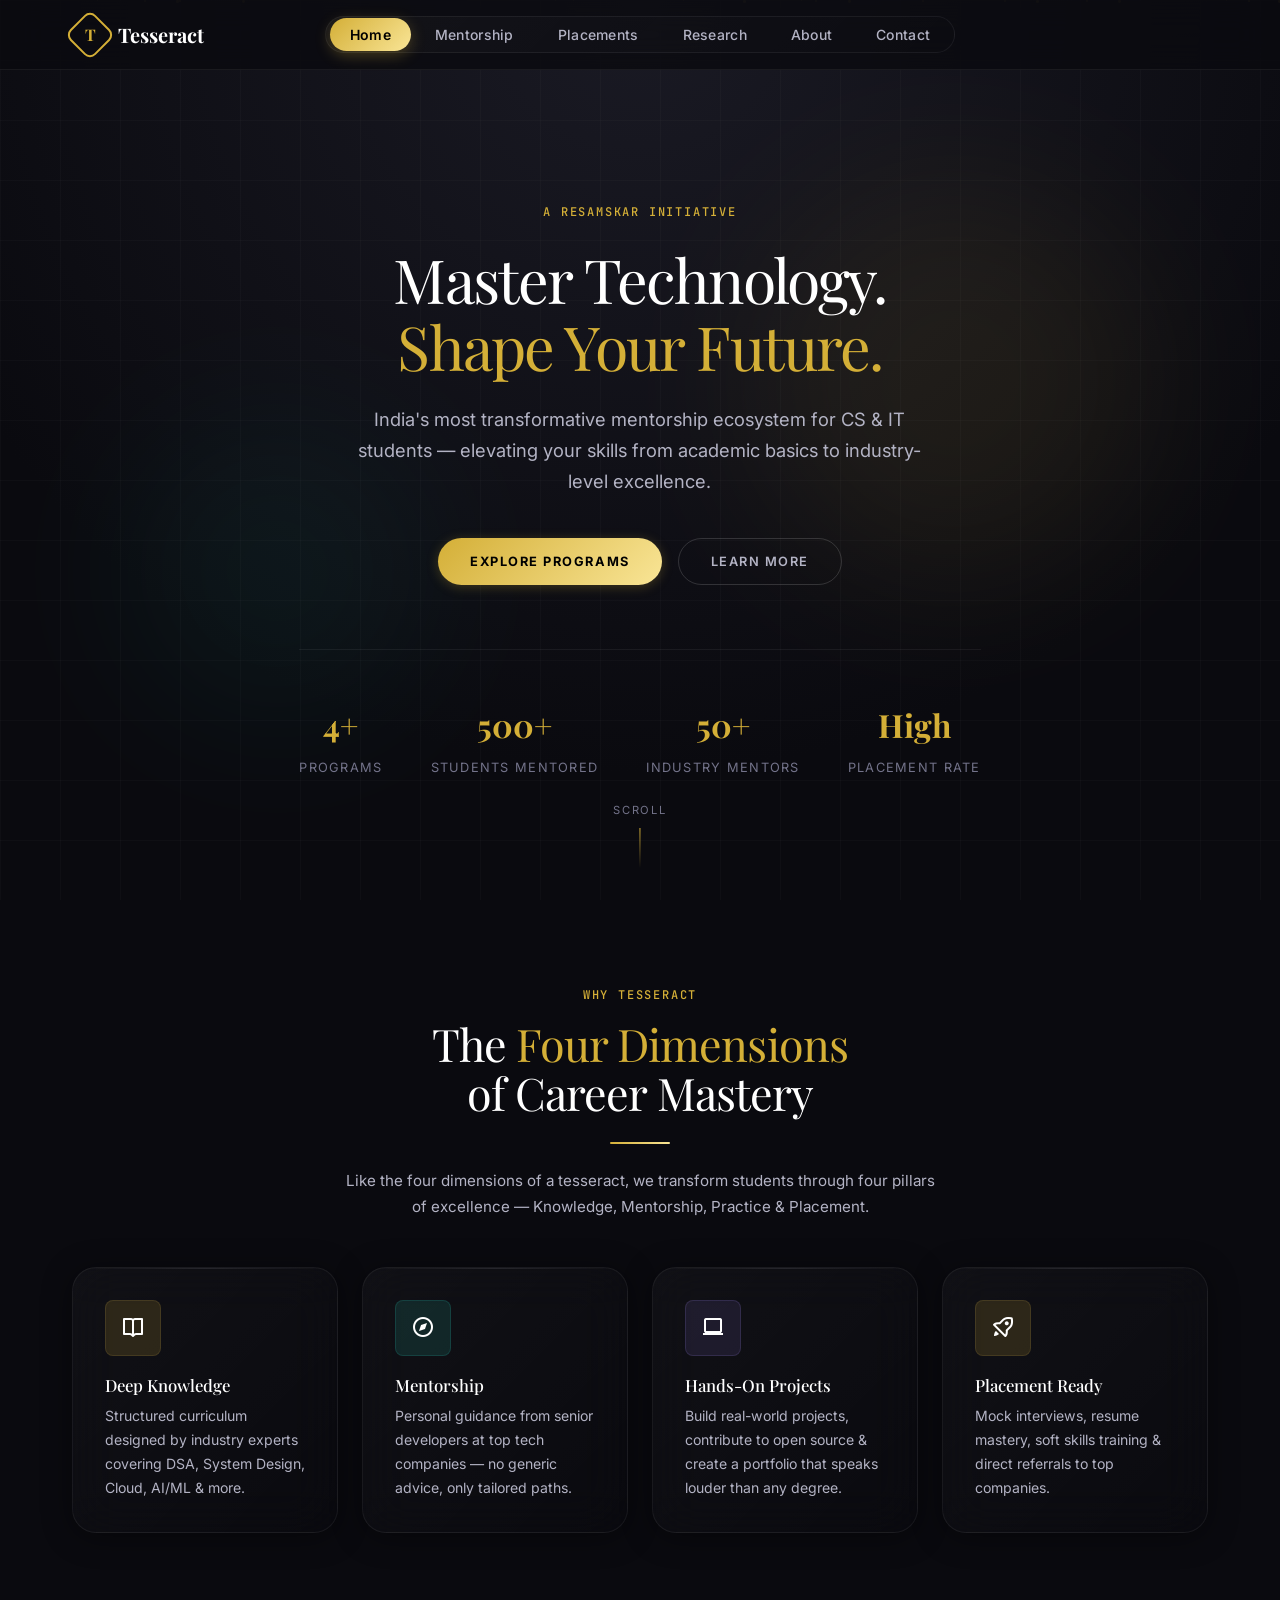
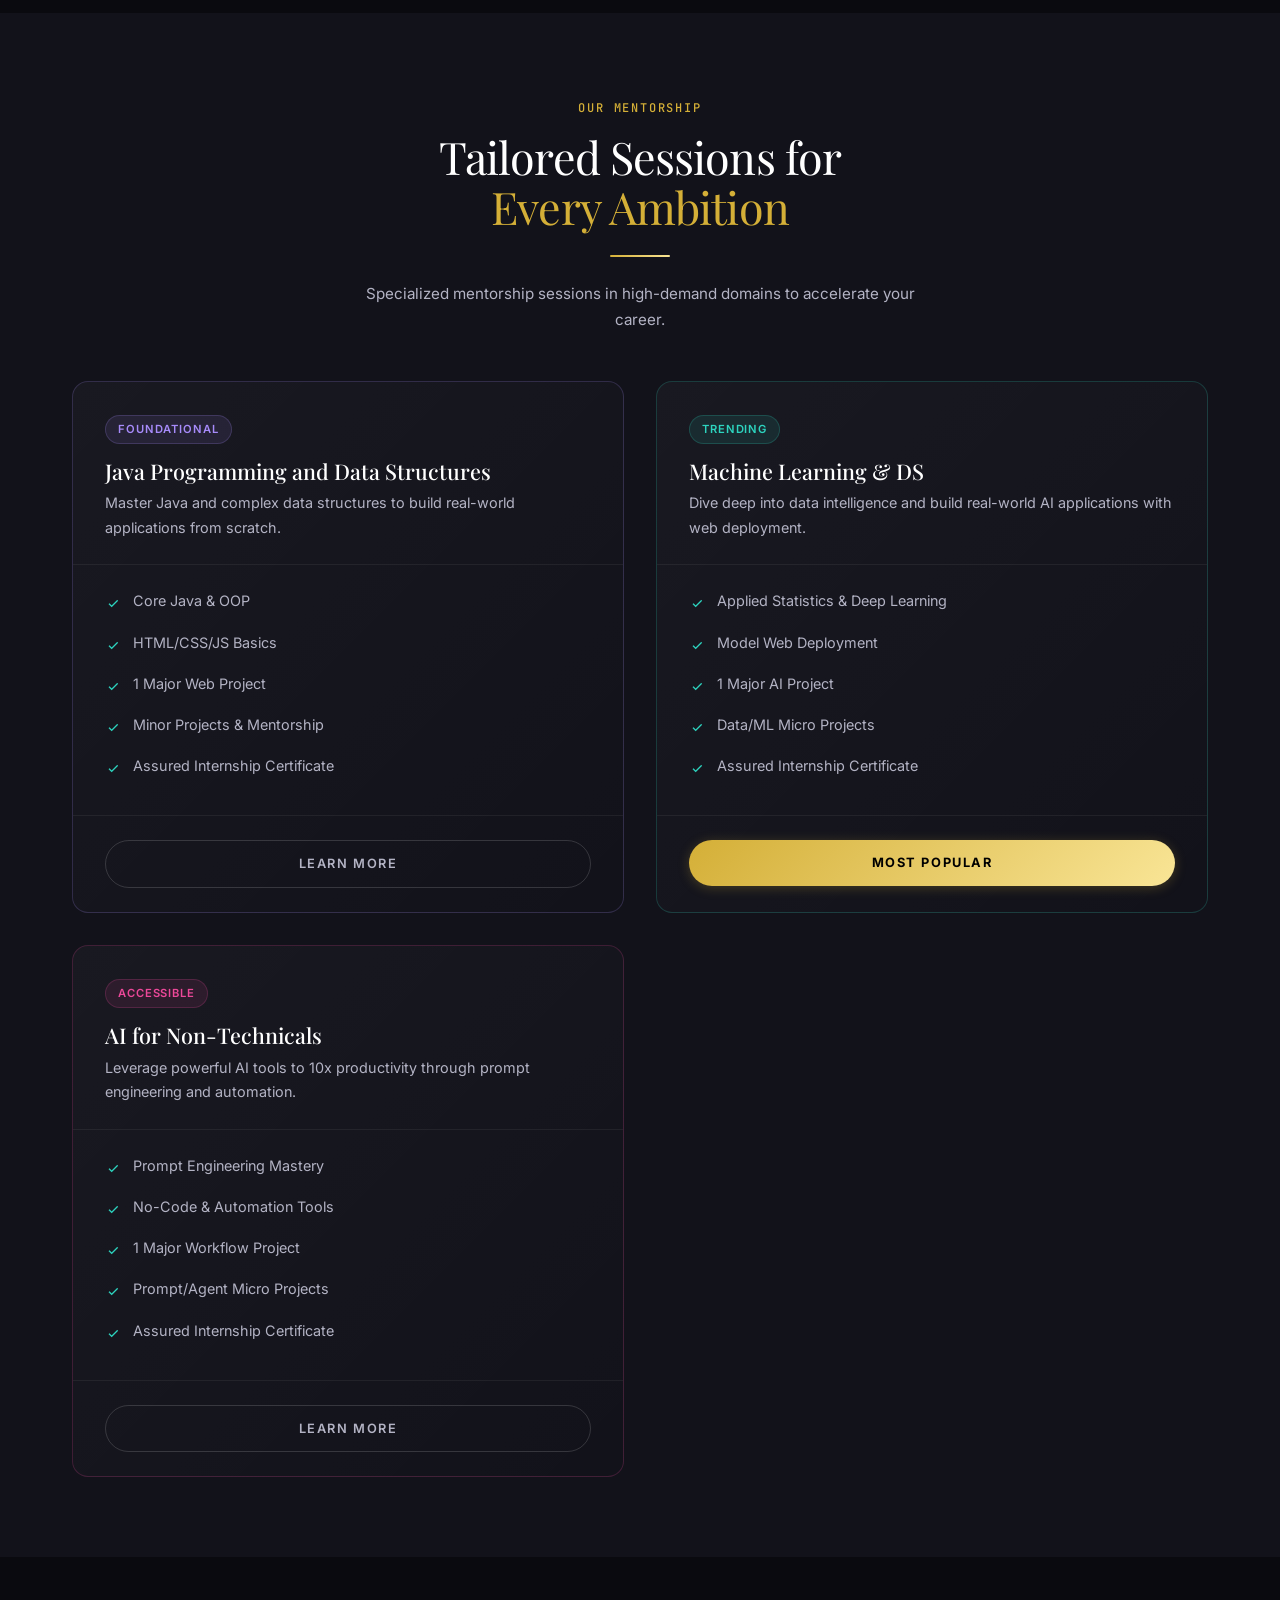
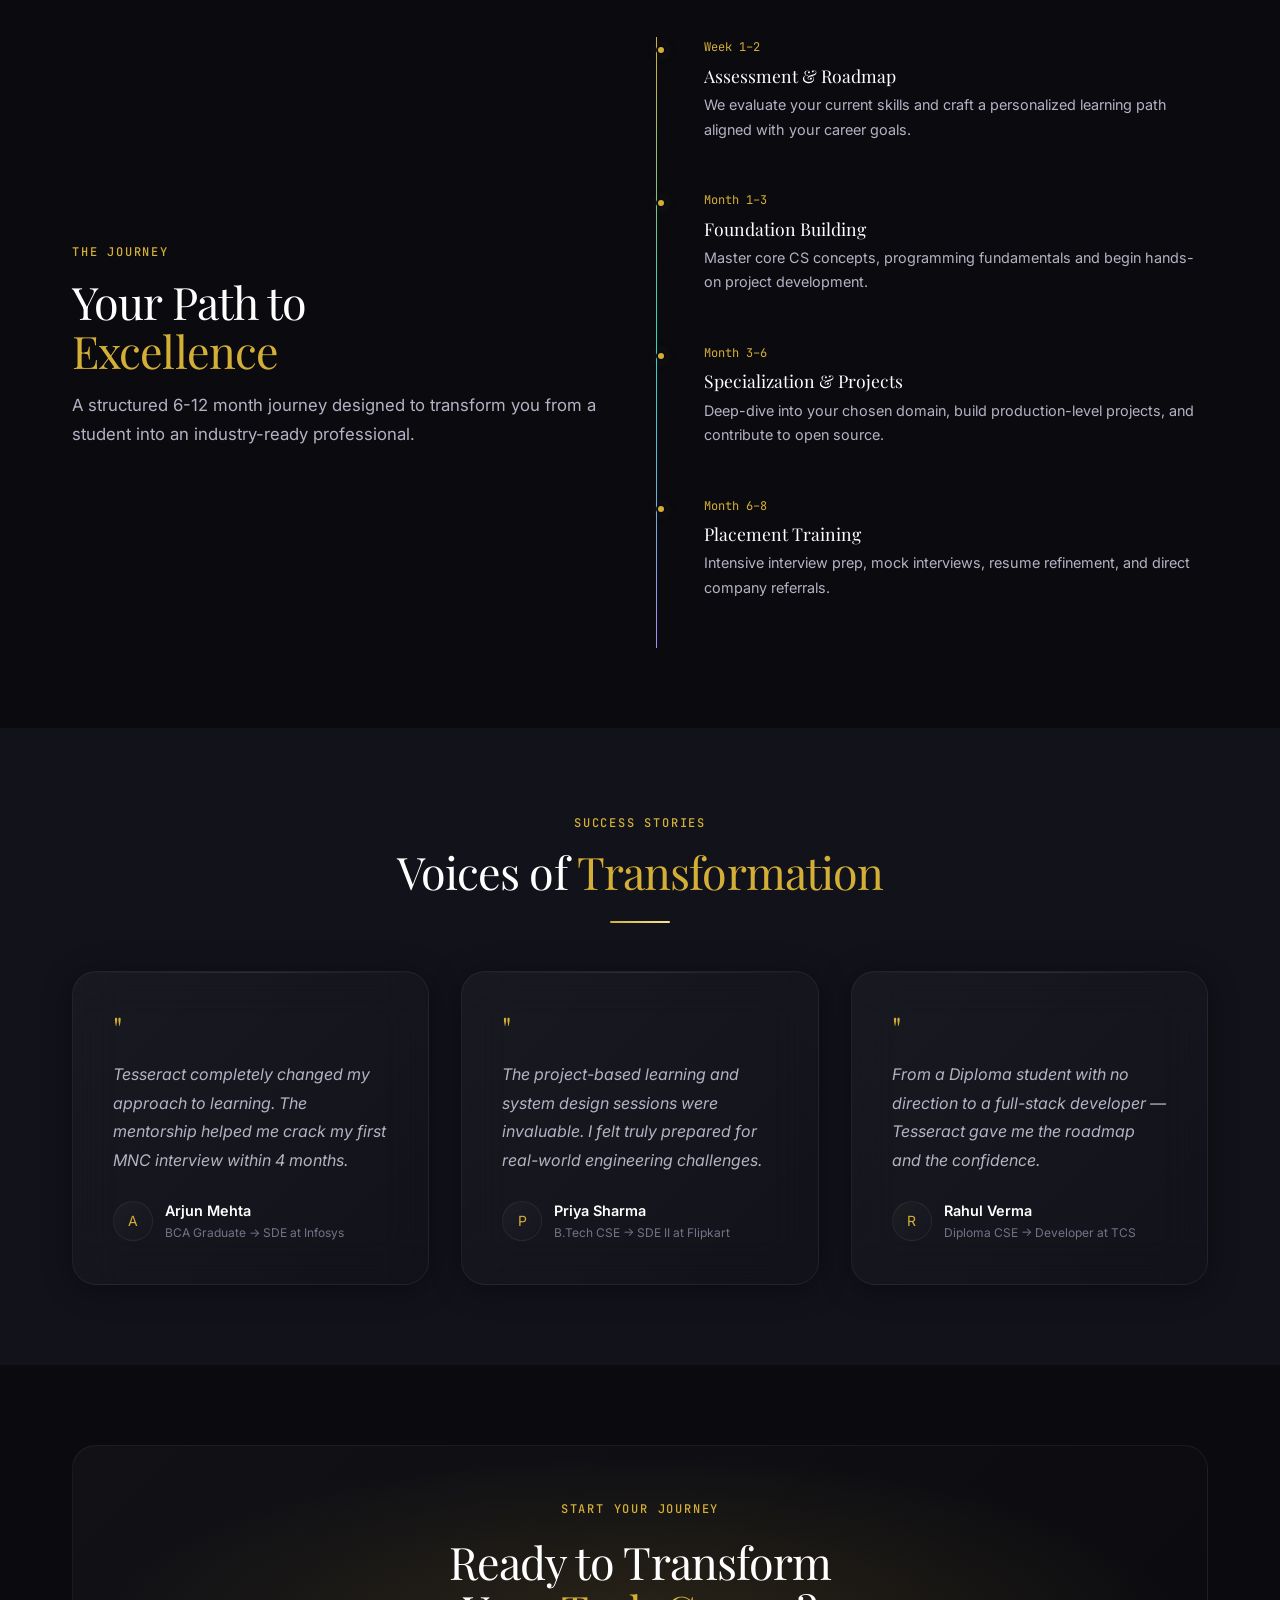
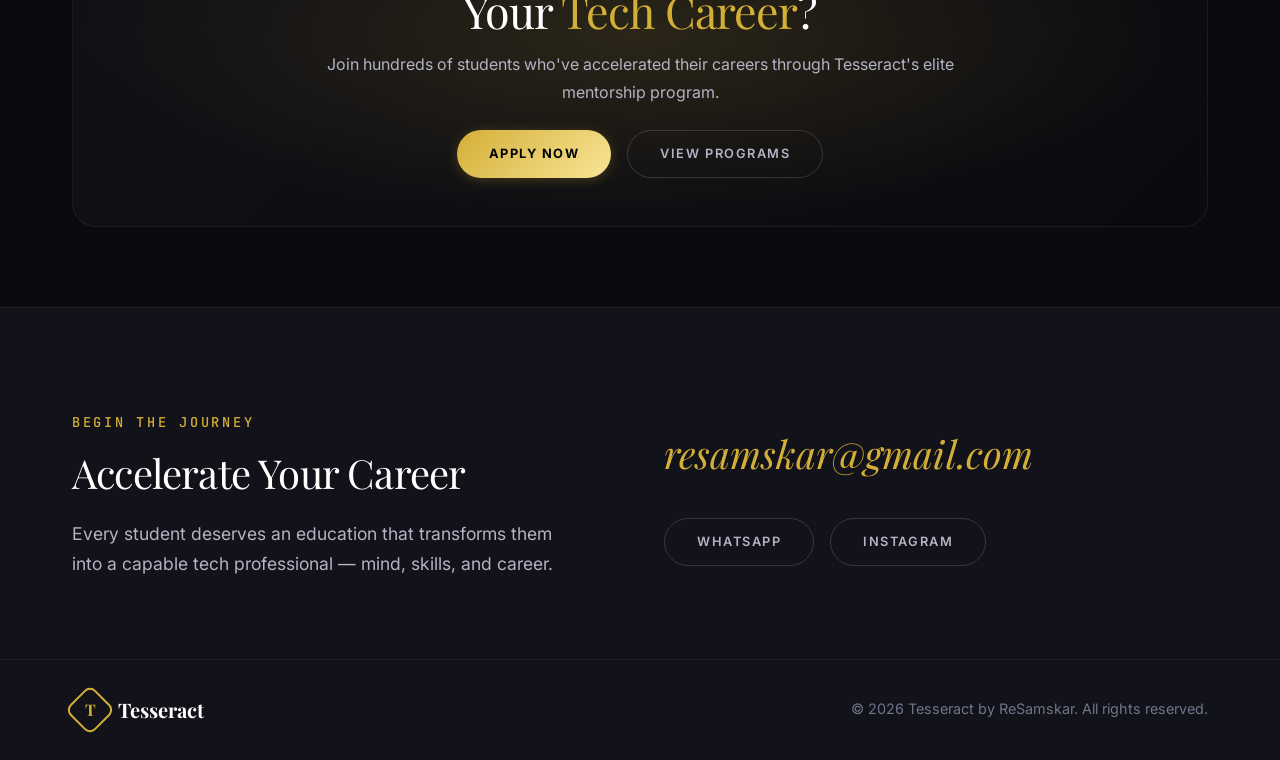
<file: index.html>
<!DOCTYPE html>
<html lang="en">

<head>
  <meta charset="UTF-8">
  <meta name="viewport" content="width=device-width, initial-scale=1.0">
  <title>Tesseract — Elite Tech Mentorship by ReSamskar</title>
  <meta name="description"
    content="Tesseract by ReSamskar offers world-class mentorship for BCA, MCA, BTech & Diploma students in CS/IT. Transform your career with industry-led training.">
  <meta name="keywords"
    content="tech mentorship, coding bootcamp, software engineering courses, BTech placements, MCA training, BCA mentorship, learn coding, IT career, ReSamskar Tesseract">
  <meta property="og:title" content="Tesseract — Elite Tech Mentorship by ReSamskar">
  <meta property="og:description"
    content="Tesseract by ReSamskar offers world-class mentorship for BCA, MCA, BTech & Diploma students in CS/IT. Transform your career with industry-led training.">
  <meta property="og:type" content="website">
  <link rel="stylesheet" href="styles.css">
  <link rel="icon" type="image/svg+xml"
    href="data:image/svg+xml,<svg xmlns='http://www.w3.org/2000/svg' viewBox='0 0 100 100'><text y='.9em' font-size='90'>◇</text></svg>">
</head>

<body>

  <!-- ── Navbar ── -->
  <nav class="navbar" id="navbar">
    <div class="nav-inner">
      <a href="index.html" class="nav-logo">
        <div class="logo-icon"><span>T</span></div>
        Tesseract
      </a>
      <ul class="nav-links" id="navLinks">
        <li><a href="index.html" class="active">Home</a></li>
        <li><a href="src/Mentorship/">Mentorship</a></li>
        <li><a href="src/Placements/">Placements</a></li>
        <li><a href="src/Research/">Research</a></li>
        <li><a href="src/About/">About</a></li>
        <li><a href="src/Contacts/">Contact</a></li>
      </ul>
      <div class="nav-right">
        <button class="mobile-toggle" id="mobileToggle" aria-label="Toggle menu">
          <span></span><span></span><span></span>
        </button>
      </div>
    </div>
  </nav>

  <!-- ── Hero ── -->
  <section class="hero" id="hero">
    <div class="hero-bg">
      <div class="grid-pattern"></div>
      <div class="glow-orb gold"></div>
      <div class="glow-orb teal"></div>
      <div class="particles" id="particles"></div>
    </div>
    <div class="container">
      <div class="hero-content">
        <span class="label">A ReSamskar Initiative</span>
        <h1>Master Technology.<br><span class="accent">Shape Your Future.</span></h1>
        <p>India's most transformative mentorship ecosystem for CS & IT students — elevating your skills from academic
          basics to industry-level excellence.</p>
        <div class="hero-actions">
          <a href="src/Mentorship/index.html" class="btn btn-primary">Explore Programs</a>
          <a href="src/About/index.html" class="btn btn-outline">Learn More</a>
        </div>
        <div class="hero-stats">
          <div class="stat">
            <div class="stat-value">4+</div>
            <div class="stat-label">Programs</div>
          </div>
          <div class="stat">
            <div class="stat-value">500+</div>
            <div class="stat-label">Students Mentored</div>
          </div>
          <div class="stat">
            <div class="stat-value">50+</div>
            <div class="stat-label">Industry Mentors</div>
          </div>
          <div class="stat">
            <div class="stat-value">High</div>
            <div class="stat-label">Placement Rate</div>
          </div>
        </div>
      </div>
    </div>
    <div class="scroll-indicator">
      <span>Scroll</span>
      <div class="line"></div>
    </div>
  </section>

  <!-- ── Why Tesseract ── -->
  <section class="section" id="why-tesseract">
    <div class="container">
      <div class="section-header fade-in">
        <span class="label">Why Tesseract</span>
        <h2>The <span class="text-accent">Four Dimensions</span><br>of Career Mastery</h2>
        <div class="divider"></div>
        <p class="section-subtitle">Like the four dimensions of a tesseract, we transform students through four pillars
          of excellence — Knowledge, Mentorship, Practice & Placement.</p>
      </div>
      <div class="grid-4">
        <div class="glass-card fade-in fade-in-delay-1">
          <div class="icon-box"><i class='bx bx-book-open'></i></div>
          <h3>Deep Knowledge</h3>
          <p>Structured curriculum designed by industry experts covering DSA, System Design, Cloud, AI/ML & more.</p>
        </div>
        <div class="glass-card fade-in fade-in-delay-2">
          <div class="icon-box teal"><i class='bx bx-compass'></i></div>
          <h3>Mentorship</h3>
          <p>Personal guidance from senior developers at top tech companies — no generic advice, only tailored paths.
          </p>
        </div>
        <div class="glass-card fade-in fade-in-delay-3">
          <div class="icon-box purple"><i class='bx bx-laptop'></i></div>
          <h3>Hands-On Projects</h3>
          <p>Build real-world projects, contribute to open source & create a portfolio that speaks louder than any
            degree.</p>
        </div>
        <div class="glass-card fade-in fade-in-delay-4">
          <div class="icon-box"><i class='bx bx-rocket'></i></div>
          <h3>Placement Ready</h3>
          <p>Mock interviews, resume mastery, soft skills training & direct referrals to top companies.</p>
        </div>
      </div>
    </div>
  </section>

  <!-- ── Programs Overview ── -->
  <section class="section" id="programs-overview" style="background: var(--bg-secondary);">
    <div class="container">
      <div class="section-header fade-in">
        <span class="label">Our Mentorship</span>
        <h2>Tailored Sessions for<br><span class="text-accent">Every Ambition</span></h2>
        <div class="divider"></div>
        <p class="section-subtitle">Specialized mentorship sessions in high-demand domains to accelerate your career.
        </p>
      </div>
      <div class="grid-2">
        <div class="program-card fade-in fade-in-delay-1" style="border-color: rgba(167,139,250,0.2);">
          <div class="card-header">
            <span class="tag"
              style="background:rgba(167,139,250,0.1); color:var(--purple); border-color:rgba(167,139,250,0.2);">Foundational</span>
            <h3>Java Programming and Data Structures</h3>
            <p>Master Java and complex data structures to build real-world applications from scratch.</p>
          </div>
          <div class="card-body">
            <ul class="feature-list">
              <li><span class="check"><i class='bx bx-check'></i></span> Core Java & OOP</li>
              <li><span class="check"><i class='bx bx-check'></i></span> HTML/CSS/JS Basics</li>
              <li><span class="check"><i class='bx bx-check'></i></span> 1 Major Web Project</li>
              <li><span class="check"><i class='bx bx-check'></i></span> Minor Projects & Mentorship</li>
              <li><span class="check"><i class='bx bx-check'></i></span> Assured Internship Certificate</li>
            </ul>
          </div>
          <div class="card-footer">
            <a href="src/Mentorship/index.html" class="btn btn-outline"
              style="width:100%; justify-content:center;">Learn More</a>
          </div>
        </div>
        <div class="program-card fade-in fade-in-delay-2" style="border-color: rgba(45,212,191,0.2);">
          <div class="card-header">
            <span class="tag"
              style="background:rgba(45,212,191,0.1); color:var(--teal); border-color:rgba(45,212,191,0.2);">Trending</span>
            <h3>Machine Learning & DS</h3>
            <p>Dive deep into data intelligence and build real-world AI applications with web deployment.</p>
          </div>
          <div class="card-body">
            <ul class="feature-list">
              <li><span class="check"><i class='bx bx-check'></i></span> Applied Statistics & Deep Learning</li>
              <li><span class="check"><i class='bx bx-check'></i></span> Model Web Deployment</li>
              <li><span class="check"><i class='bx bx-check'></i></span> 1 Major AI Project</li>
              <li><span class="check"><i class='bx bx-check'></i></span> Data/ML Micro Projects</li>
              <li><span class="check"><i class='bx bx-check'></i></span> Assured Internship Certificate</li>
            </ul>
          </div>
          <div class="card-footer">
            <a href="src/Mentorship/index.html" class="btn btn-primary" style="width:100%; justify-content:center;">Most
              Popular</a>
          </div>
        </div>

        <div class="program-card fade-in fade-in-delay-4" style="border-color: rgba(236,72,153,0.2);">
          <div class="card-header">
            <span class="tag"
              style="background:rgba(236,72,153,0.1); color:#ec4899; border-color:rgba(236,72,153,0.2);">Accessible</span>
            <h3>AI for Non-Technicals</h3>
            <p>Leverage powerful AI tools to 10x productivity through prompt engineering and automation.</p>
          </div>
          <div class="card-body">
            <ul class="feature-list">
              <li><span class="check"><i class='bx bx-check'></i></span> Prompt Engineering Mastery</li>
              <li><span class="check"><i class='bx bx-check'></i></span> No-Code & Automation Tools</li>
              <li><span class="check"><i class='bx bx-check'></i></span> 1 Major Workflow Project</li>
              <li><span class="check"><i class='bx bx-check'></i></span> Prompt/Agent Micro Projects</li>
              <li><span class="check"><i class='bx bx-check'></i></span> Assured Internship Certificate</li>
            </ul>
          </div>
          <div class="card-footer">
            <a href="src/Mentorship/index.html" class="btn btn-outline"
              style="width:100%; justify-content:center;">Learn More</a>
          </div>
        </div>
      </div>
    </div>
  </section>

  <!-- ── How It Works ── -->
  <section class="section" id="how-it-works">
    <div class="container">
      <div class="grid-2" style="align-items:center;">
        <div class="fade-in">
          <span class="label">The Journey</span>
          <h2 style="margin-top:0.75rem;">Your Path to<br><span class="text-accent">Excellence</span></h2>
          <p style="margin-top:1rem; font-size:1.05rem;">A structured 6-12 month journey designed to transform you from
            a student into an industry-ready professional.</p>
        </div>
        <div class="fade-in fade-in-delay-2">
          <div class="timeline">
            <div class="timeline-item">
              <span class="duration">Week 1–2</span>
              <h4>Assessment & Roadmap</h4>
              <p>We evaluate your current skills and craft a personalized learning path aligned with your career goals.
              </p>
            </div>
            <div class="timeline-item">
              <span class="duration">Month 1–3</span>
              <h4>Foundation Building</h4>
              <p>Master core CS concepts, programming fundamentals and begin hands-on project development.</p>
            </div>
            <div class="timeline-item">
              <span class="duration">Month 3–6</span>
              <h4>Specialization & Projects</h4>
              <p>Deep-dive into your chosen domain, build production-level projects, and contribute to open source.</p>
            </div>
            <div class="timeline-item">
              <span class="duration">Month 6–8</span>
              <h4>Placement Training</h4>
              <p>Intensive interview prep, mock interviews, resume refinement, and direct company referrals.</p>
            </div>
          </div>
        </div>
      </div>
    </div>
  </section>

  <!-- ── Testimonials ── -->
  <section class="section" id="testimonials" style="background: var(--bg-secondary);">
    <div class="container">
      <div class="section-header fade-in">
        <span class="label">Success Stories</span>
        <h2>Voices of <span class="text-accent">Transformation</span></h2>
        <div class="divider"></div>
      </div>
      <div class="grid-3">
        <div class="glass-card testimonial-card fade-in fade-in-delay-1">
          <div class="quote">"</div>
          <p>Tesseract completely changed my approach to learning. The mentorship helped me crack my first MNC interview
            within 4 months.</p>
          <div class="author">
            <div class="author-avatar">A</div>
            <div>
              <div class="author-name">Arjun Mehta</div>
              <div class="author-role">BCA Graduate → SDE at Infosys</div>
            </div>
          </div>
        </div>
        <div class="glass-card testimonial-card fade-in fade-in-delay-2">
          <div class="quote">"</div>
          <p>The project-based learning and system design sessions were invaluable. I felt truly prepared for real-world
            engineering challenges.</p>
          <div class="author">
            <div class="author-avatar">P</div>
            <div>
              <div class="author-name">Priya Sharma</div>
              <div class="author-role">B.Tech CSE → SDE II at Flipkart</div>
            </div>
          </div>
        </div>
        <div class="glass-card testimonial-card fade-in fade-in-delay-3">
          <div class="quote">"</div>
          <p>From a Diploma student with no direction to a full-stack developer — Tesseract gave me the roadmap and the
            confidence.</p>
          <div class="author">
            <div class="author-avatar">R</div>
            <div>
              <div class="author-name">Rahul Verma</div>
              <div class="author-role">Diploma CSE → Developer at TCS</div>
            </div>
          </div>
        </div>
      </div>
    </div>
  </section>

  <!-- ── CTA ── -->
  <section class="section">
    <div class="container">
      <div class="cta-banner fade-in">
        <span class="label">Start Your Journey</span>
        <h2 style="margin-top:1rem;">Ready to Transform<br>Your <span class="text-accent">Tech Career</span>?</h2>
        <p>Join hundreds of students who've accelerated their careers through Tesseract's elite mentorship program.</p>
        <div style="display:flex; gap:1rem; justify-content:center; flex-wrap:wrap;">
          <a href="src/Contacts/index.html" class="btn btn-primary">Apply Now</a>
          <a href="src/Mentorship/index.html" class="btn btn-outline">View Programs</a>
        </div>
      </div>
    </div>
  </section>

  <!-- ── Footer ── -->
  <footer class="footer" id="footer" style="padding: 100px 0 0;">
    <div class="container">
      <div
        style="display: flex; flex-wrap: wrap; justify-content: space-between; align-items: center; gap: 3rem; margin-bottom: 5rem;">
        <div style="flex: 1 1 400px;">
          <span class="label" style="font-size: 0.85rem; letter-spacing: 0.2em;">BEGIN THE JOURNEY</span>
          <h2 style="margin-top: 1rem; font-size: 2.5rem; letter-spacing: -0.02em;">Accelerate Your Career</h2>
          <p style="margin-top: 1.5rem; font-size: 1.1rem; max-width: 500px;">Every student deserves an education that
            transforms them into a capable tech professional — mind, skills, and career.</p>
        </div>
        <div style="flex: 1 1 400px; display: flex; flex-direction: column; gap: 2rem; align-items: flex-start;">
          <a href="mailto:resamskar@gmail.com"
            style="font-family: var(--font-heading); font-size: clamp(1.5rem, 3vw, 2.5rem); font-style: italic; color: var(--accent); text-decoration: none; transition: var(--transition);">resamskar@gmail.com</a>
          <div style="display: flex; gap: 1rem; flex-wrap: wrap;">
            <a href="https://wa.me/+919955477663" class="btn btn-outline"
              style="border-radius: 50px; padding: 0.75rem 2rem;">WhatsApp</a>
            <a href="https://instagram.com/tesseract.resamskar/" class="btn btn-outline"
              style="border-radius: 50px; padding: 0.75rem 2rem;">Instagram</a>
          </div>
        </div>
      </div>
    </div>
    <div style="border-top: 1px solid var(--glass-border); padding: 2rem 0;">
      <div class="container">
        <div style="display: flex; justify-content: space-between; align-items: center; flex-wrap: wrap; gap: 1rem;">
          <a href="index.html" class="nav-logo">
            <div class="logo-icon"><span>T</span></div>
            Tesseract
          </a>
          <p style="font-size: 0.9rem; color: var(--text-muted); margin: 0;">© 2026 Tesseract by ReSamskar. All rights
            reserved.</p>
        </div>
      </div>
    </div>
  </footer>

  <script>
    // Mobile nav toggle
    document.getElementById('mobileToggle').addEventListener('click', () => {
      document.getElementById('navLinks').classList.toggle('open');
    });

    // Scroll animations
    const observer = new IntersectionObserver((entries) => {
      entries.forEach(e => { if (e.isIntersecting) { e.target.classList.add('visible'); } });
    }, { threshold: 0.1 });
    document.querySelectorAll('.fade-in').forEach(el => observer.observe(el));

    // Floating particles
    (function () {
      const c = document.getElementById('particles');
      if (!c) return;
      for (let i = 0; i < 20; i++) {
        const p = document.createElement('div');
        p.className = 'particle';
        p.style.left = Math.random() * 100 + '%';
        p.style.animationDuration = (8 + Math.random() * 12) + 's';
        p.style.animationDelay = Math.random() * 8 + 's';
        p.style.width = p.style.height = (1 + Math.random() * 2) + 'px';
        c.appendChild(p);
      }
    })();

    // Navbar shrink on scroll
    window.addEventListener('scroll', () => {
      const nav = document.getElementById('navbar');
      if (window.scrollY > 50) nav.style.padding = '0.5rem 0';
      else nav.style.padding = '1rem 0';
    });
  </script>
</body>

</html>
</file>
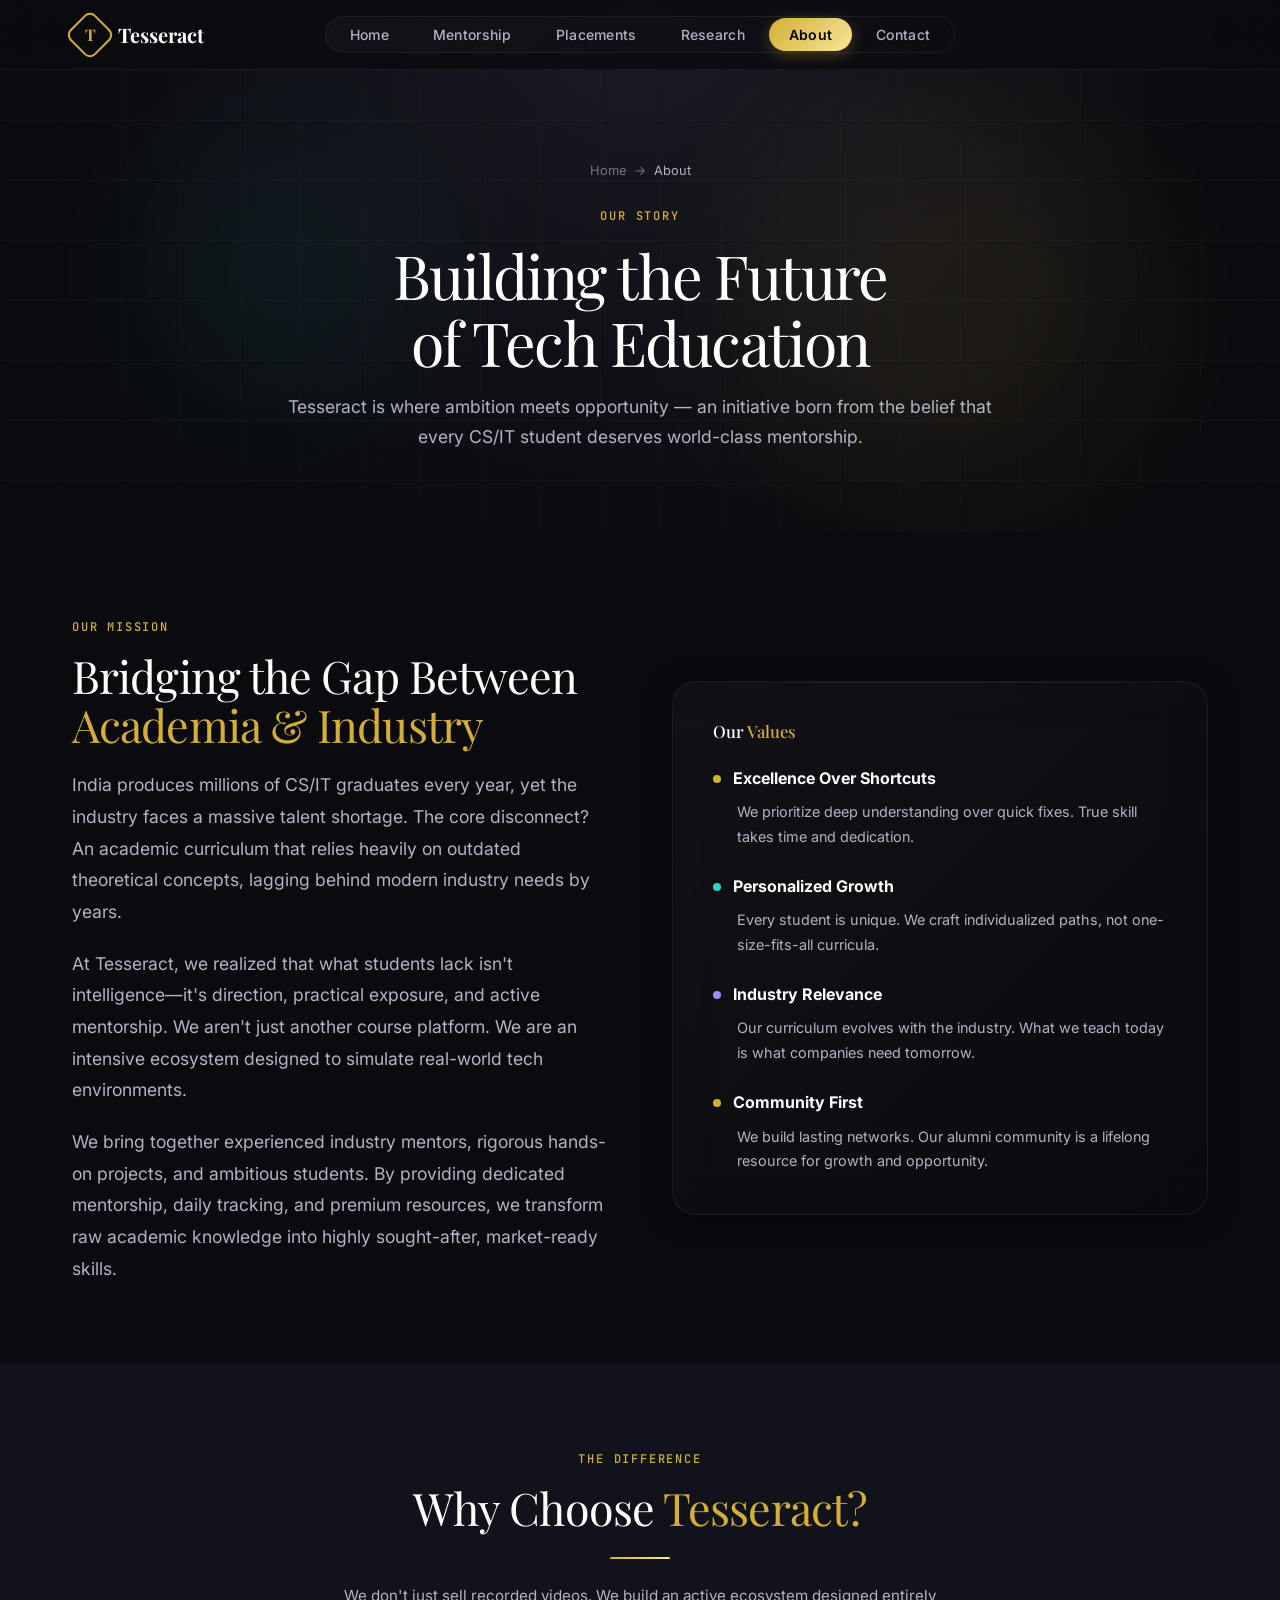
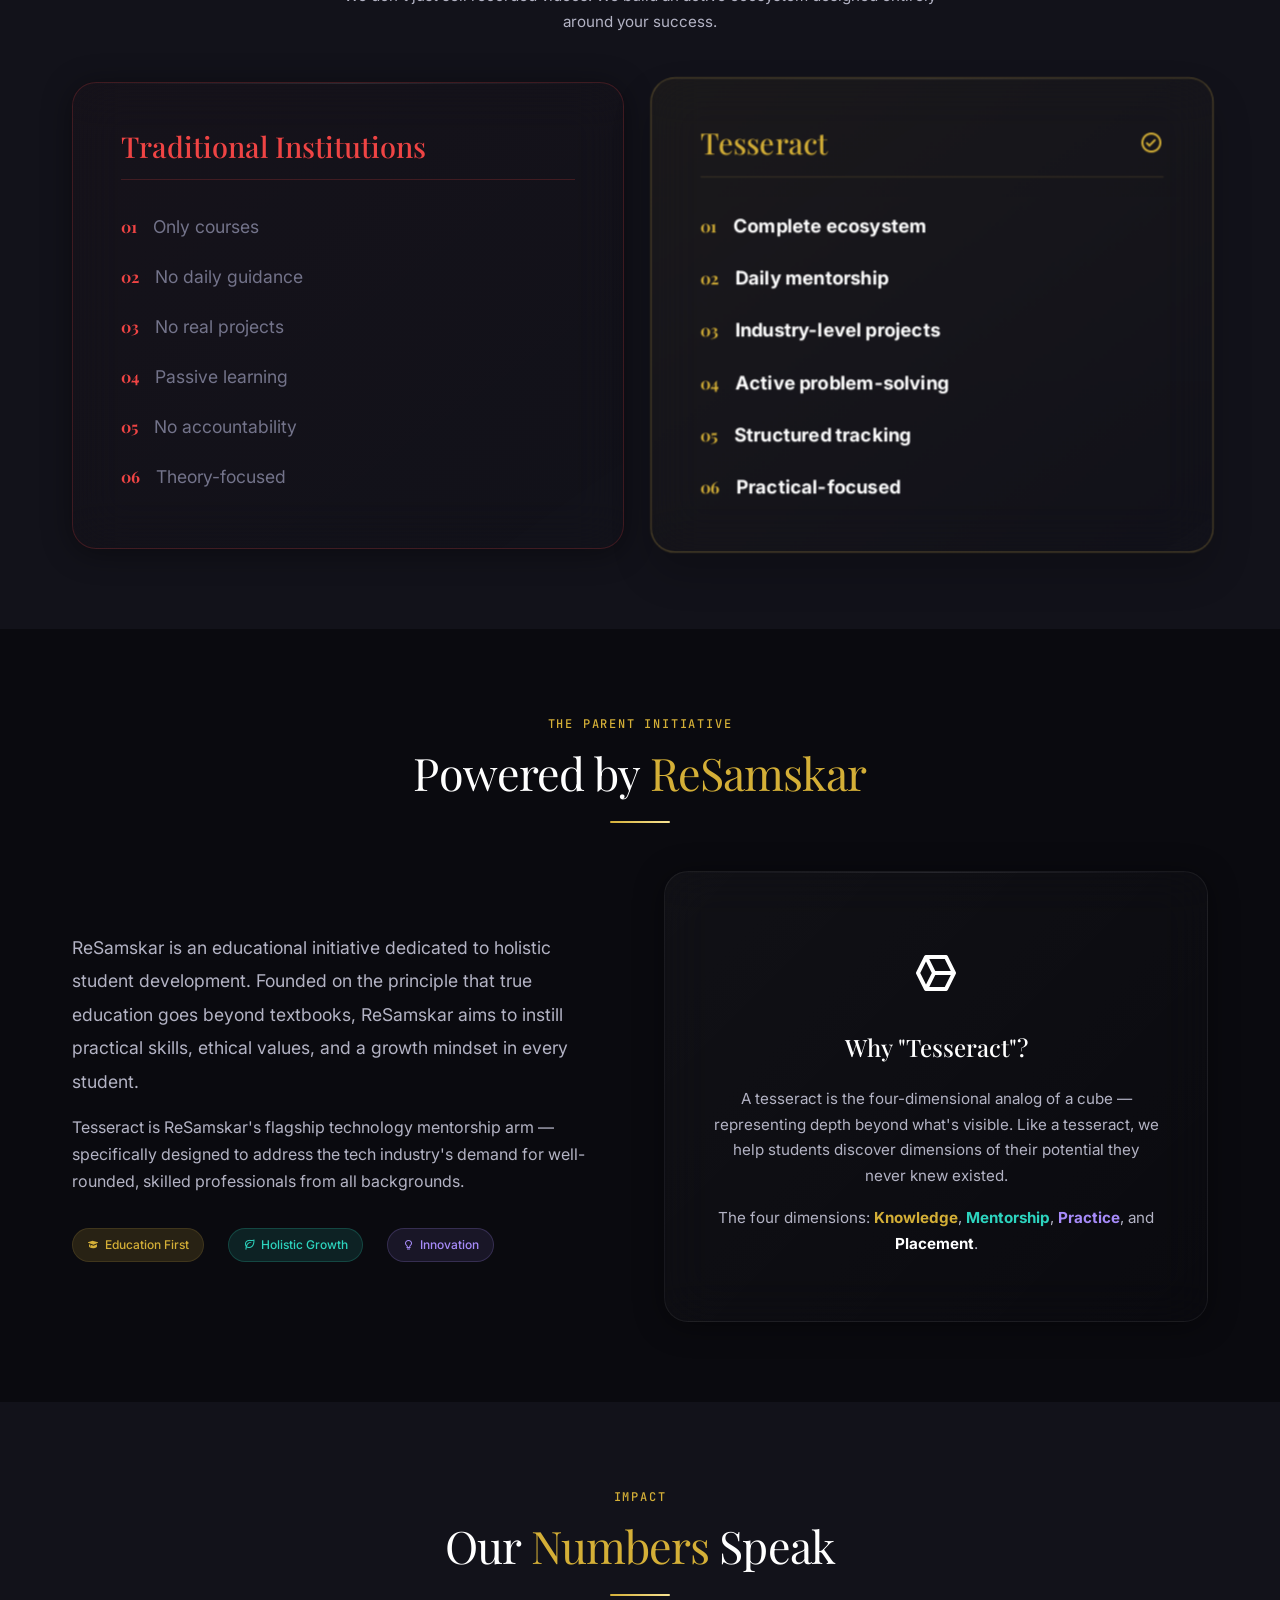
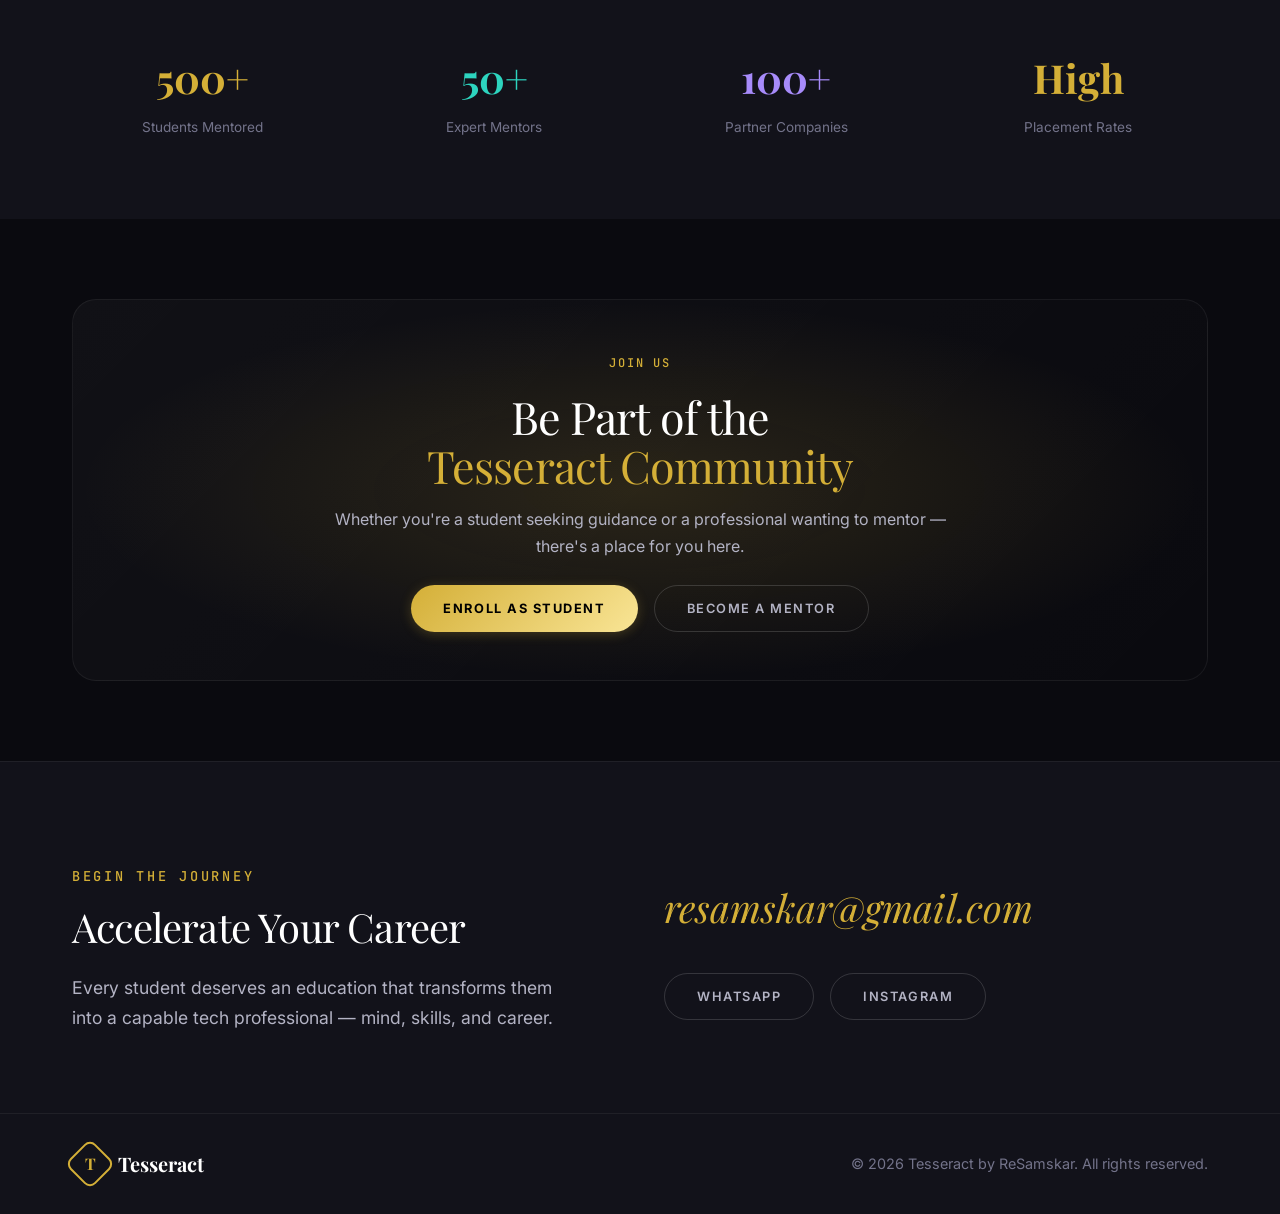
<file: src/About/index.html>
<!DOCTYPE html>
<html lang="en">

<head>
  <meta charset="UTF-8">
  <meta name="viewport" content="width=device-width, initial-scale=1.0">
  <title>About — Tesseract by ReSamskar</title>
  <meta name="description"
    content="Learn about Tesseract, an initiative by ReSamskar. Our mission is to bridge the gap between academic education and industry requirements for CS/IT students.">
  <meta name="keywords"
    content="about Tesseract, ReSamskar initiative, tech education vision, software engineering bootcamp, IT training academy India">
  <meta property="og:title" content="About — Tesseract by ReSamskar">
  <meta property="og:description"
    content="Learn about Tesseract, an initiative by ReSamskar. Our mission is to bridge the gap between academic education and industry requirements for CS/IT students.">
  <meta property="og:type" content="website">
  <link rel="stylesheet" href="../../styles.css">
  <link rel="icon" type="image/svg+xml"
    href="data:image/svg+xml,<svg xmlns='http://www.w3.org/2000/svg' viewBox='0 0 100 100'><text y='.9em' font-size='90'>◇</text></svg>">
</head>

<body>

  <nav class="navbar" id="navbar">
    <div class="nav-inner">
      <a href="../../" class="nav-logo">
        <div class="logo-icon"><span>T</span></div>Tesseract
      </a>
      <ul class="nav-links" id="navLinks">
        <li><a href="../../">Home</a></li>
        <li><a href="../Mentorship/">Mentorship</a></li>
        <li><a href="../Placements/">Placements</a></li>
        <li><a href="../Research/">Research</a></li>
        <li><a href="./About/" class="active">About</a></li>
        <li><a href="../Contacts/">Contact</a></li>
      </ul>
      <div class="nav-right">
        <button class="mobile-toggle" id="mobileToggle"
          aria-label="Toggle menu"><span></span><span></span><span></span></button>
      </div>
    </div>
  </nav>

  <section class="page-header">
    <div class="hero-bg">
      <div class="grid-pattern"></div>
      <div class="glow-orb gold"></div>
      <div class="glow-orb teal"></div>
    </div>
    <div class="container" style="position:relative; z-index:2;">
      <div class="breadcrumb"><a href="../../index.html">Home</a><span class="sep">→</span><span
          class="current">About</span></div>
      <span class="label">Our Story</span>
      <h1>Building the Future<br><span class="accent">of Tech Education</span></h1>
      <p>Tesseract is where ambition meets opportunity — an initiative born from the belief that every CS/IT student
        deserves world-class mentorship.</p>
    </div>
  </section>

  <!-- Mission & Vision -->
  <section class="section">
    <div class="container">
      <div class="grid-2" style="gap:4rem; align-items:center;">
        <div class="fade-in">
          <span class="label">Our Mission</span>
          <h2 style="margin-top:0.75rem;">Bridging the Gap Between<br><span class="text-accent">Academia &amp;
              Industry</span></h2>
          <p style="margin-top:1.25rem; font-size:1.1rem; line-height: 1.8;">India produces millions of CS/IT graduates
            every year, yet the industry faces a massive talent shortage. The core disconnect? An academic curriculum
            that relies heavily on outdated theoretical concepts, lagging behind modern industry needs by years.</p>
          <p style="margin-top:1.25rem; font-size:1.1rem; line-height: 1.8;">At Tesseract, we realized that what
            students lack isn't intelligence—it's direction, practical exposure, and active mentorship. We aren't just
            another course platform. We are an intensive ecosystem designed to simulate real-world tech environments.
          </p>
          <p style="margin-top:1.25rem; font-size:1.1rem; line-height: 1.8;">We bring together experienced industry
            mentors, rigorous hands-on projects, and ambitious students. By providing dedicated mentorship, daily
            tracking, and premium resources, we transform raw academic knowledge into highly sought-after, market-ready
            skills.</p>
        </div>
        <div class="fade-in fade-in-delay-2">
          <div class="glass-card" style="padding:2.5rem;">
            <h3 style="margin-bottom:1.5rem;">Our <span class="text-accent">Values</span></h3>
            <div style="display:flex; flex-direction:column; gap:1.5rem;">
              <div>
                <div style="display:flex; align-items:center; gap:0.75rem; margin-bottom:0.5rem;">
                  <div style="width:8px; height:8px; border-radius:50%; background:var(--accent);"></div>
                  <strong style="color:var(--text-primary); font-size:1rem;">Excellence Over Shortcuts</strong>
                </div>
                <p style="font-size:0.9rem; padding-left:1.5rem;">We prioritize deep understanding over quick fixes.
                  True skill takes time and dedication.</p>
              </div>
              <div>
                <div style="display:flex; align-items:center; gap:0.75rem; margin-bottom:0.5rem;">
                  <div style="width:8px; height:8px; border-radius:50%; background:var(--teal);"></div>
                  <strong style="color:var(--text-primary); font-size:1rem;">Personalized Growth</strong>
                </div>
                <p style="font-size:0.9rem; padding-left:1.5rem;">Every student is unique. We craft individualized
                  paths, not one-size-fits-all curricula.</p>
              </div>
              <div>
                <div style="display:flex; align-items:center; gap:0.75rem; margin-bottom:0.5rem;">
                  <div style="width:8px; height:8px; border-radius:50%; background:var(--purple);"></div>
                  <strong style="color:var(--text-primary); font-size:1rem;">Industry Relevance</strong>
                </div>
                <p style="font-size:0.9rem; padding-left:1.5rem;">Our curriculum evolves with the industry. What we
                  teach today is what companies need tomorrow.</p>
              </div>
              <div>
                <div style="display:flex; align-items:center; gap:0.75rem; margin-bottom:0.5rem;">
                  <div style="width:8px; height:8px; border-radius:50%; background:var(--accent);"></div>
                  <strong style="color:var(--text-primary); font-size:1rem;">Community First</strong>
                </div>
                <p style="font-size:0.9rem; padding-left:1.5rem;">We build lasting networks. Our alumni community is a
                  lifelong resource for growth and opportunity.</p>
              </div>
            </div>
          </div>
        </div>
      </div>
    </div>
  </section>

  <!-- Why Choose Tesseract -->
  <section class="section" style="background:var(--bg-secondary);">
    <div class="container">
      <div class="section-header fade-in">
        <span class="label">The Difference</span>
        <h2>Why Choose <span class="text-accent">Tesseract?</span></h2>
        <div class="divider"></div>
        <p class="section-subtitle">We don't just sell recorded videos. We build an active ecosystem designed entirely
          around your success.</p>
      </div>
      <div class="grid-2 fade-in" style="gap:2rem; margin-top:3rem;">
        <div class="glass-card"
          style="padding:3rem; border-color: rgba(239,68,68,0.2); background: linear-gradient(145deg, rgba(239,68,68,0.02) 0%, rgba(0,0,0,0) 100%);">
          <h3
            style="color:#ef4444; margin-bottom: 2rem; font-size: 1.8rem; border-bottom: 1px solid rgba(239,68,68,0.2); padding-bottom: 1rem;">
            Traditional Institutions</h3>
          <ul style="list-style: none; padding: 0; display: flex; flex-direction: column; gap: 1.25rem;">
            <li style="display: flex; align-items: center; gap: 1rem; color: var(--text-muted);"><span
                style="color:#ef4444; font-weight:bold; font-family:var(--font-heading);">01</span> <span
                style="font-size: 1.1rem;">Only courses</span></li>
            <li style="display: flex; align-items: center; gap: 1rem; color: var(--text-muted);"><span
                style="color:#ef4444; font-weight:bold; font-family:var(--font-heading);">02</span> <span
                style="font-size: 1.1rem;">No daily guidance</span></li>
            <li style="display: flex; align-items: center; gap: 1rem; color: var(--text-muted);"><span
                style="color:#ef4444; font-weight:bold; font-family:var(--font-heading);">03</span> <span
                style="font-size: 1.1rem;">No real projects</span></li>
            <li style="display: flex; align-items: center; gap: 1rem; color: var(--text-muted);"><span
                style="color:#ef4444; font-weight:bold; font-family:var(--font-heading);">04</span> <span
                style="font-size: 1.1rem;">Passive learning</span></li>
            <li style="display: flex; align-items: center; gap: 1rem; color: var(--text-muted);"><span
                style="color:#ef4444; font-weight:bold; font-family:var(--font-heading);">05</span> <span
                style="font-size: 1.1rem;">No accountability</span></li>
            <li style="display: flex; align-items: center; gap: 1rem; color: var(--text-muted);"><span
                style="color:#ef4444; font-weight:bold; font-family:var(--font-heading);">06</span> <span
                style="font-size: 1.1rem;">Theory-focused</span></li>
          </ul>
        </div>
        <div class="glass-card"
          style="padding:3rem; border-color: rgba(201,168,76,0.4); background: linear-gradient(145deg, rgba(201,168,76,0.05) 0%, rgba(0,0,0,0) 100%); transform: scale(1.02); box-shadow: 0 20px 40px rgba(0,0,0,0.2); z-index:2;">
          <h3
            style="color:var(--accent); margin-bottom: 2rem; font-size: 1.8rem; border-bottom: 1px solid rgba(201,168,76,0.2); padding-bottom: 1rem; display: flex; justify-content: space-between; align-items: center;">
            Tesseract <span style="font-size: 1.5rem;"><i class='bx bx-check-circle'></i></span></h3>
          <ul style="list-style: none; padding: 0; display: flex; flex-direction: column; gap: 1.25rem;">
            <li style="display: flex; align-items: center; gap: 1rem;"><span
                style="color:var(--accent); font-weight:bold; font-family:var(--font-heading);">01</span> <strong
                style="font-size: 1.15rem;">Complete ecosystem</strong></li>
            <li style="display: flex; align-items: center; gap: 1rem;"><span
                style="color:var(--accent); font-weight:bold; font-family:var(--font-heading);">02</span> <strong
                style="font-size: 1.15rem;">Daily mentorship</strong></li>
            <li style="display: flex; align-items: center; gap: 1rem;"><span
                style="color:var(--accent); font-weight:bold; font-family:var(--font-heading);">03</span> <strong
                style="font-size: 1.15rem;">Industry-level projects</strong></li>
            <li style="display: flex; align-items: center; gap: 1rem;"><span
                style="color:var(--accent); font-weight:bold; font-family:var(--font-heading);">04</span> <strong
                style="font-size: 1.15rem;">Active problem-solving</strong></li>
            <li style="display: flex; align-items: center; gap: 1rem;"><span
                style="color:var(--accent); font-weight:bold; font-family:var(--font-heading);">05</span> <strong
                style="font-size: 1.15rem;">Structured tracking</strong></li>
            <li style="display: flex; align-items: center; gap: 1rem;"><span
                style="color:var(--accent); font-weight:bold; font-family:var(--font-heading);">06</span> <strong
                style="font-size: 1.15rem;">Practical-focused</strong></li>
          </ul>
        </div>
      </div>
    </div>
  </section>

  <!-- About ReSamskar -->
  <section class="section">
    <div class="container">
      <div class="section-header fade-in">
        <span class="label">The Parent Initiative</span>
        <h2>Powered by <span class="text-accent">ReSamskar</span></h2>
        <div class="divider"></div>
      </div>
      <div class="grid-2 fade-in" style="gap:3rem; align-items:center;">
        <div>
          <p style="font-size:1.1rem; line-height:1.9;">ReSamskar is an educational initiative dedicated to holistic
            student development. Founded on the principle that true education goes beyond textbooks, ReSamskar aims to
            instill practical skills, ethical values, and a growth mindset in every student.</p>
          <p style="margin-top:1rem; font-size:1rem;">Tesseract is ReSamskar's flagship technology mentorship arm —
            specifically designed to address the tech industry's demand for well-rounded, skilled professionals from all
            backgrounds.</p>
          <div style="margin-top:2rem; display:flex; gap:1.5rem; flex-wrap:wrap;">
            <div class="badge"><i class='bx bxs-graduation'></i> Education First</div>
            <div class="badge"
              style="background:var(--teal-glow); color:var(--teal); border-color:rgba(45,212,191,0.2);"><i
                class='bx bx-leaf'></i> Holistic Growth</div>
            <div class="badge"
              style="background:rgba(167,139,250,0.1); color:var(--purple); border-color:rgba(167,139,250,0.2);"><i
                class='bx bx-bulb'></i> Innovation</div>
          </div>
        </div>
        <div class="fade-in fade-in-delay-1">
          <div class="glass-card"
            style="padding:4rem 3rem; text-align:center; height:100%; display:flex; flex-direction:column; justify-content:center;">
            <div style="font-size:3rem; margin-bottom:1rem;"><i class='bx bx-cube-alt'></i></div>
            <h3 style="font-size:1.5rem;">Why "Tesseract"?</h3>
            <p style="text-align:center; margin-top:1rem; font-size:0.95rem;">A tesseract is the four-dimensional analog
              of a cube — representing depth beyond what's visible. Like a tesseract, we help students discover
              dimensions of their potential they never knew existed.</p>
            <p style="text-align:center; margin-top:1rem; font-size:0.95rem;">The four dimensions: <strong
                style="color:var(--accent);">Knowledge</strong>, <strong style="color:var(--teal);">Mentorship</strong>,
              <strong style="color:var(--purple);">Practice</strong>, and <strong
                style="color:var(--text-primary);">Placement</strong>.
            </p>
          </div>
        </div>
      </div>
    </div>
  </section>

  <!-- Numbers -->
  <section class="section" style="background:var(--bg-secondary);">
    <div class="container">
      <div class="section-header fade-in">
        <span class="label">Impact</span>
        <h2>Our <span class="text-accent">Numbers</span> Speak</h2>
        <div class="divider"></div>
      </div>
      <div class="counter-grid fade-in">
        <div class="counter-item">
          <div class="counter-value">500+</div>
          <div class="counter-label">Students Mentored</div>
        </div>
        <div class="counter-item">
          <div class="counter-value" style="color:var(--teal);">50+</div>
          <div class="counter-label">Expert Mentors</div>
        </div>
        <div class="counter-item">
          <div class="counter-value" style="color:var(--purple);">100+</div>
          <div class="counter-label">Partner Companies</div>
        </div>
        <div class="counter-item">
          <div class="counter-value">High</div>
          <div class="counter-label">Placement Rates</div>
        </div>
      </div>
    </div>
  </section>

  <!-- CTA -->
  <section class="section">
    <div class="container">
      <div class="cta-banner fade-in">
        <span class="label">Join Us</span>
        <h2 style="margin-top:1rem;">Be Part of the<br><span class="text-accent">Tesseract Community</span></h2>
        <p>Whether you're a student seeking guidance or a professional wanting to mentor — there's a place for you here.
        </p>
        <div style="display:flex; gap:1rem; justify-content:center; flex-wrap:wrap;">
          <a href="../Contacts/index.html" class="btn btn-primary">Enroll as Student</a>
          <a href="../Contacts/index.html" class="btn btn-outline">Become a Mentor</a>
        </div>
      </div>
    </div>
  </section>

  <footer class="footer" id="footer" style="padding: 100px 0 0;">
    <div class="container">
      <div
        style="display: flex; flex-wrap: wrap; justify-content: space-between; align-items: center; gap: 3rem; margin-bottom: 5rem;">
        <div style="flex: 1 1 400px;">
          <span class="label" style="font-size: 0.85rem; letter-spacing: 0.2em;">BEGIN THE JOURNEY</span>
          <h2 style="margin-top: 1rem; font-size: 2.5rem; letter-spacing: -0.02em;">Accelerate Your Career</h2>
          <p style="margin-top: 1.5rem; font-size: 1.1rem; max-width: 500px;">Every student deserves an education that
            transforms them into a capable tech professional — mind, skills, and career.</p>
        </div>
        <div style="flex: 1 1 400px; display: flex; flex-direction: column; gap: 2rem; align-items: flex-start;">
          <a href="mailto:resamskar@gmail.com"
            style="font-family: var(--font-heading); font-size: clamp(1.5rem, 3vw, 2.5rem); font-style: italic; color: var(--accent); text-decoration: none; transition: var(--transition);">resamskar@gmail.com</a>
          <div style="display: flex; gap: 1rem; flex-wrap: wrap;">
            <a href="https://wa.me/+919955477663" class="btn btn-outline"
              style="border-radius: 50px; padding: 0.75rem 2rem;">WhatsApp</a>
            <a href="https://instagram.com/tesseract.resamskar/" class="btn btn-outline"
              style="border-radius: 50px; padding: 0.75rem 2rem;">Instagram</a>
          </div>
        </div>
      </div>
    </div>
    <div style="border-top: 1px solid var(--glass-border); padding: 2rem 0;">
      <div class="container">
        <div style="display: flex; justify-content: space-between; align-items: center; flex-wrap: wrap; gap: 1rem;">
          <a href="../../index.html" class="nav-logo">
            <div class="logo-icon"><span>T</span></div>Tesseract
          </a>
          <p style="font-size: 0.9rem; color: var(--text-muted); margin: 0;">© 2026 Tesseract by ReSamskar. All rights
            reserved.</p>
        </div>
      </div>
    </div>
  </footer>

  <script>
    document.getElementById('mobileToggle').addEventListener('click', () => { document.getElementById('navLinks').classList.toggle('open'); });
    const observer = new IntersectionObserver((entries) => { entries.forEach(e => { if (e.isIntersecting) e.target.classList.add('visible'); }); }, { threshold: 0.1 });
    document.querySelectorAll('.fade-in').forEach(el => observer.observe(el));
    window.addEventListener('scroll', () => { document.getElementById('navbar').style.padding = window.scrollY > 50 ? '0.5rem 0' : '1rem 0'; });
  </script>
</body>

</html>
</file>
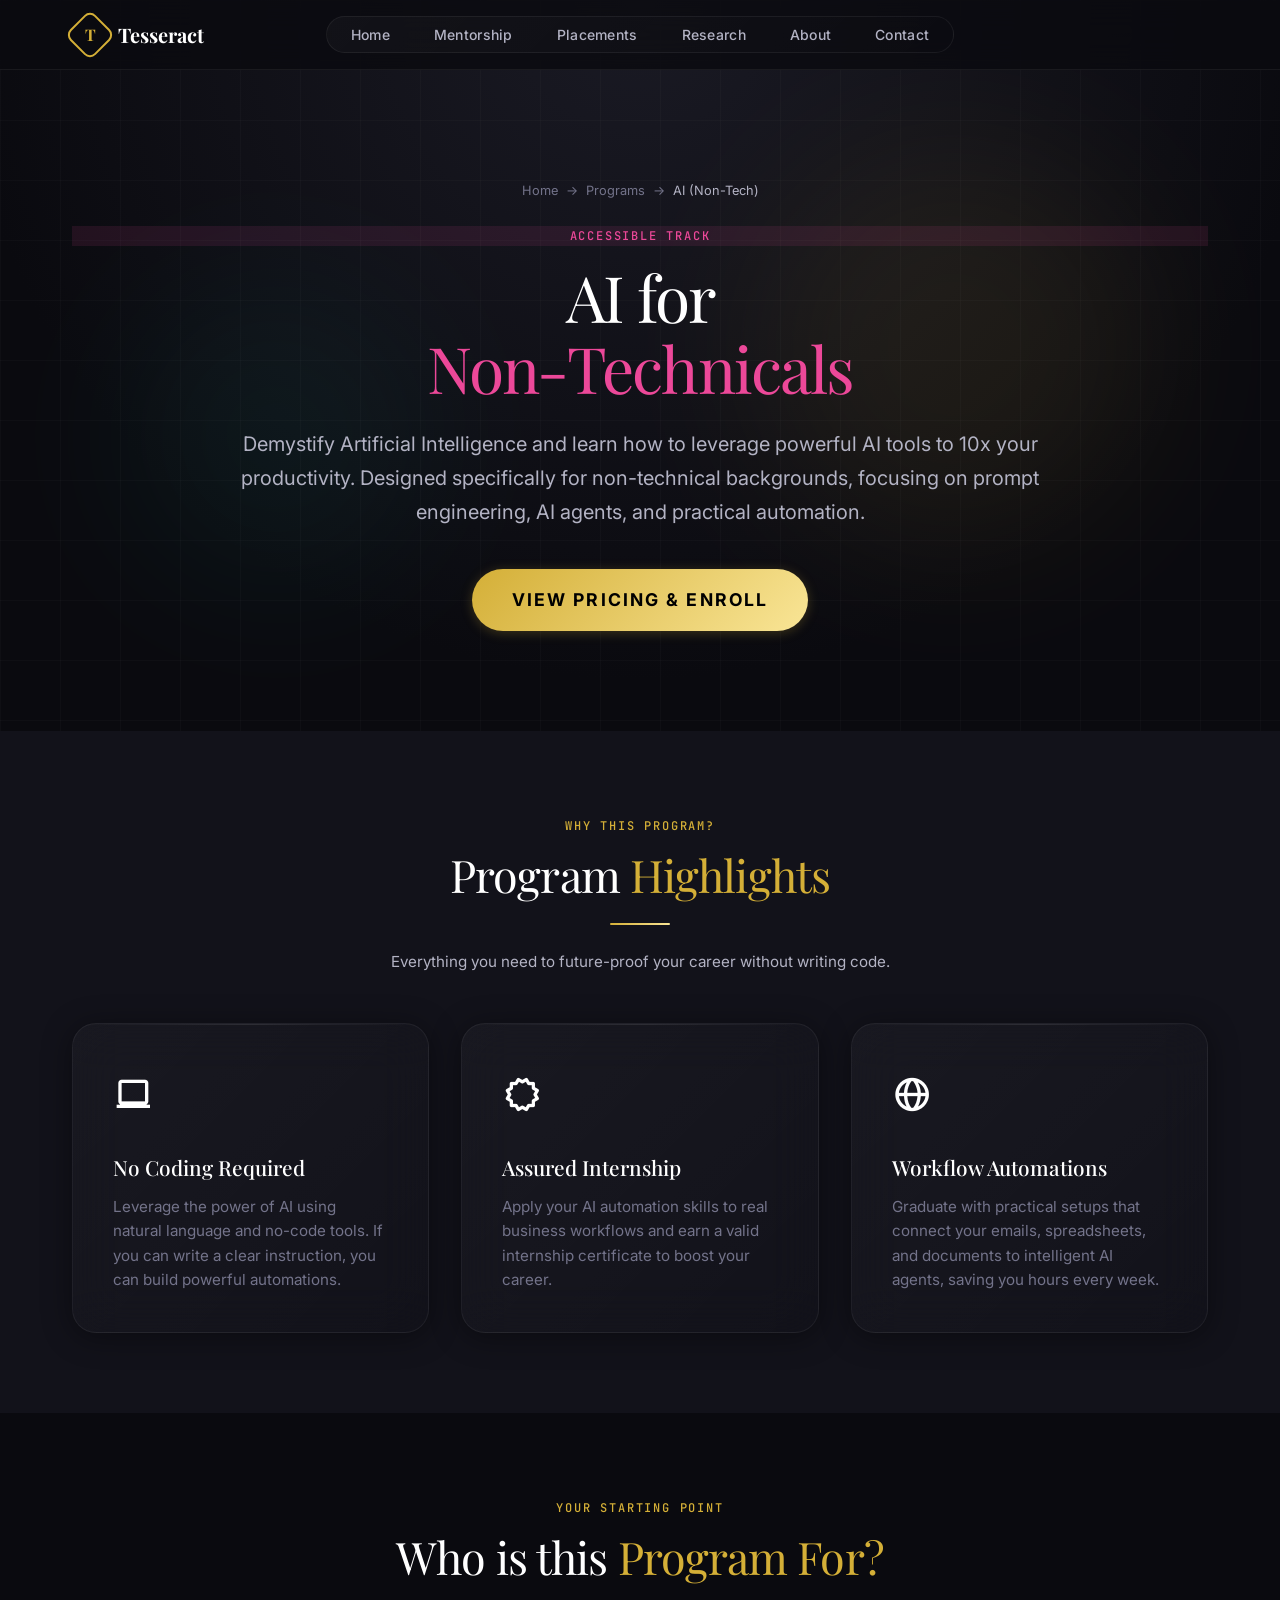
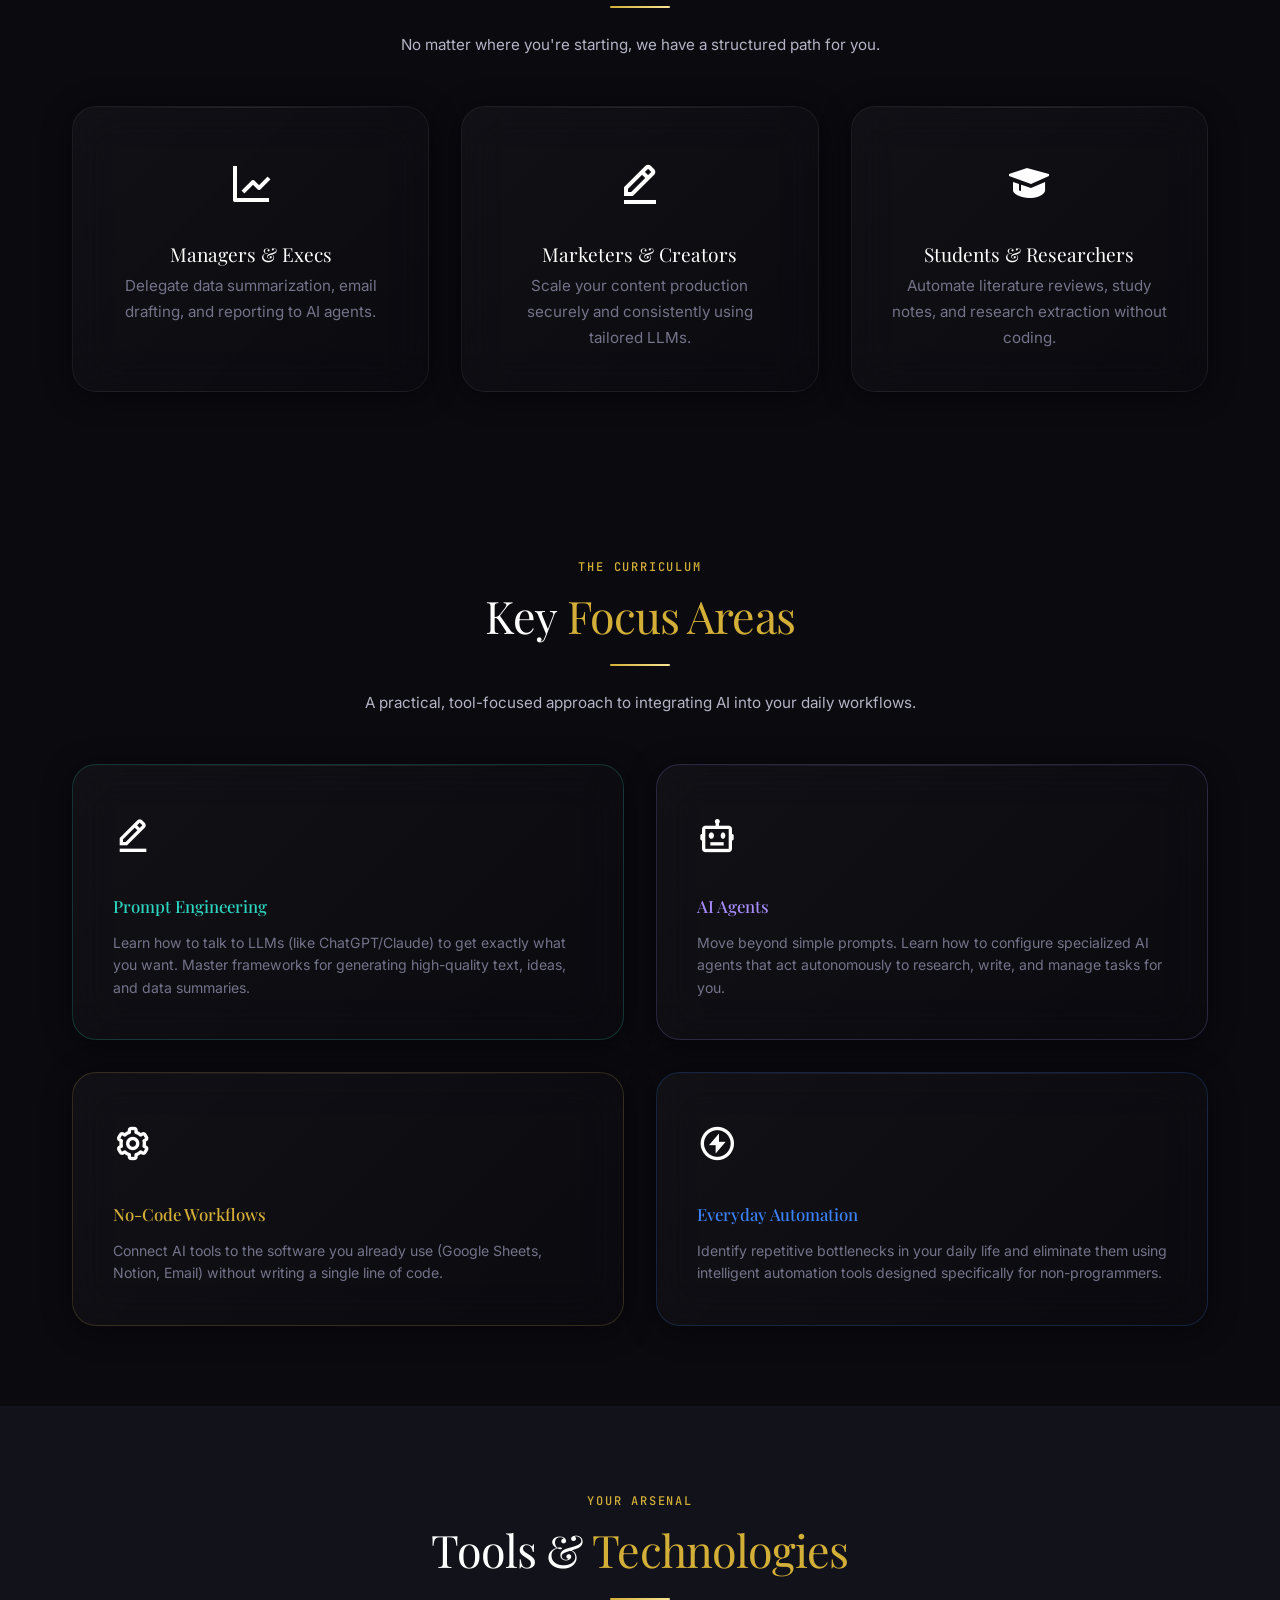
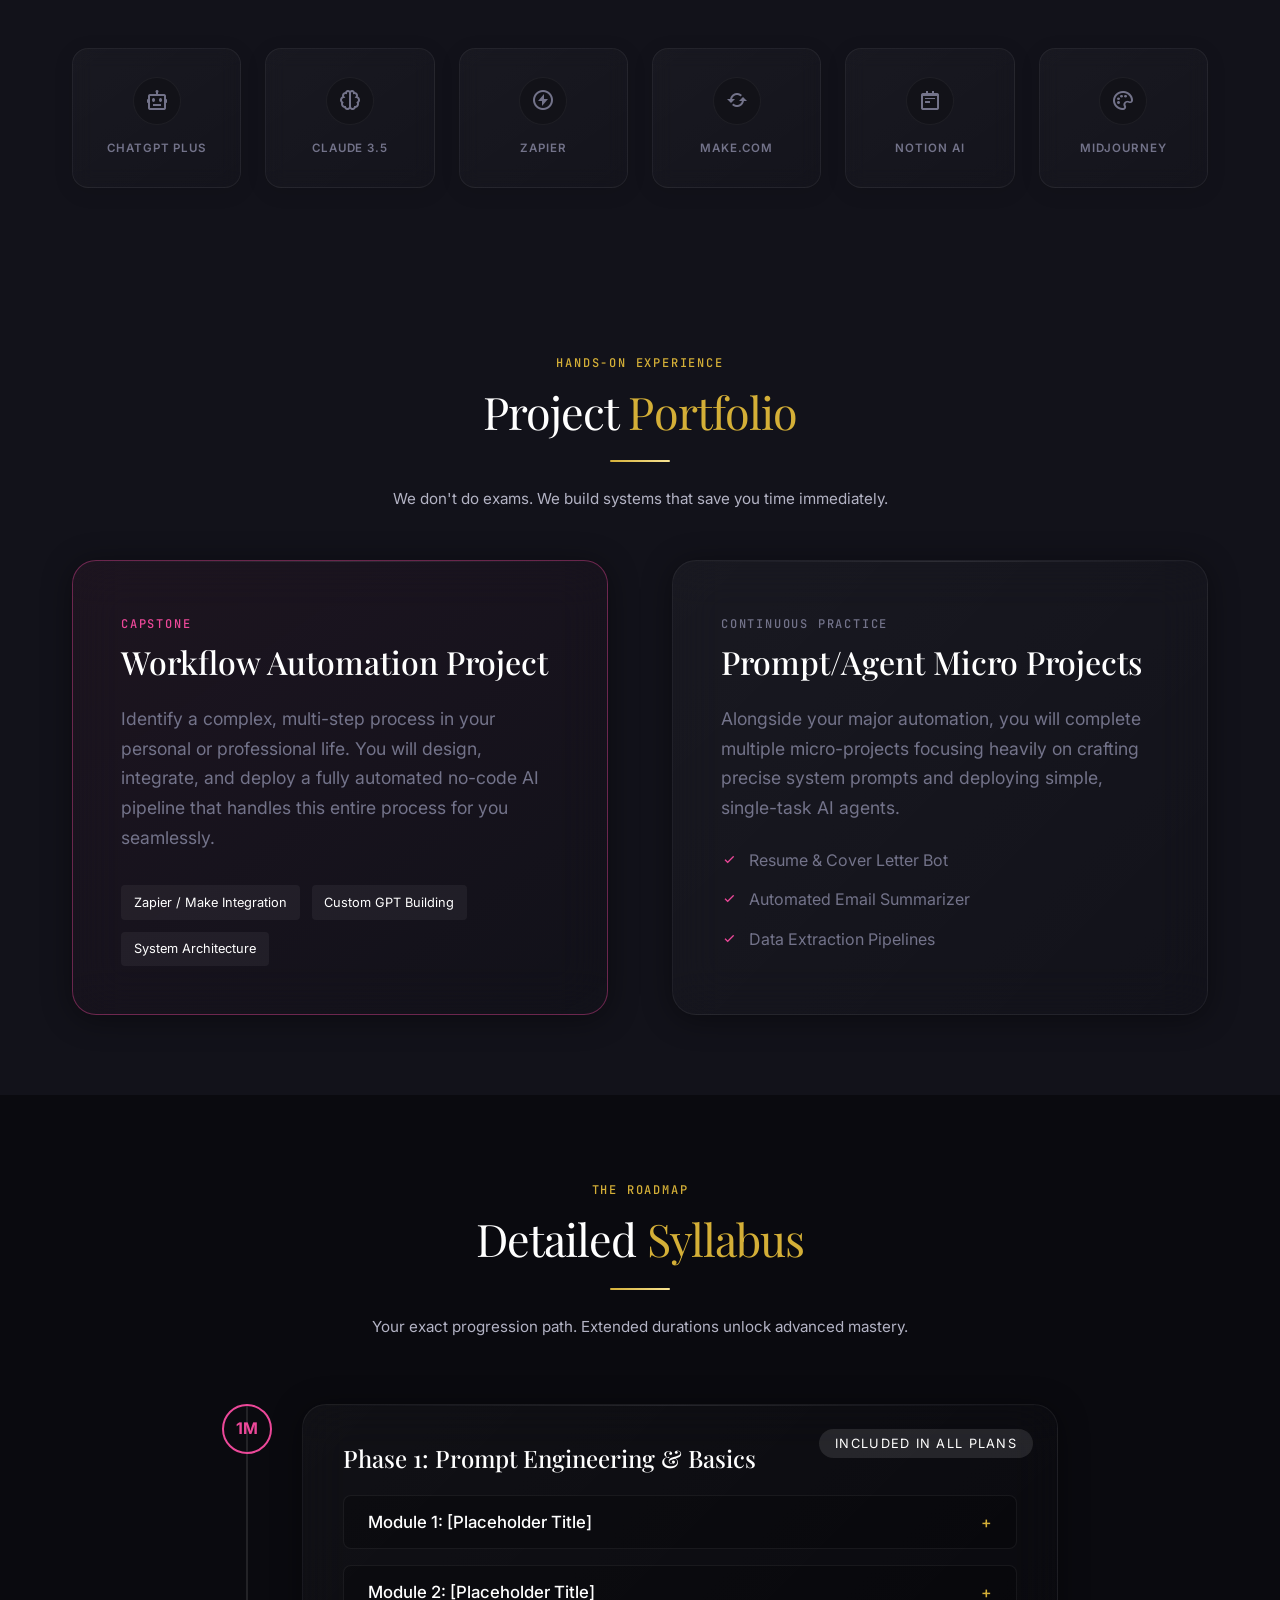
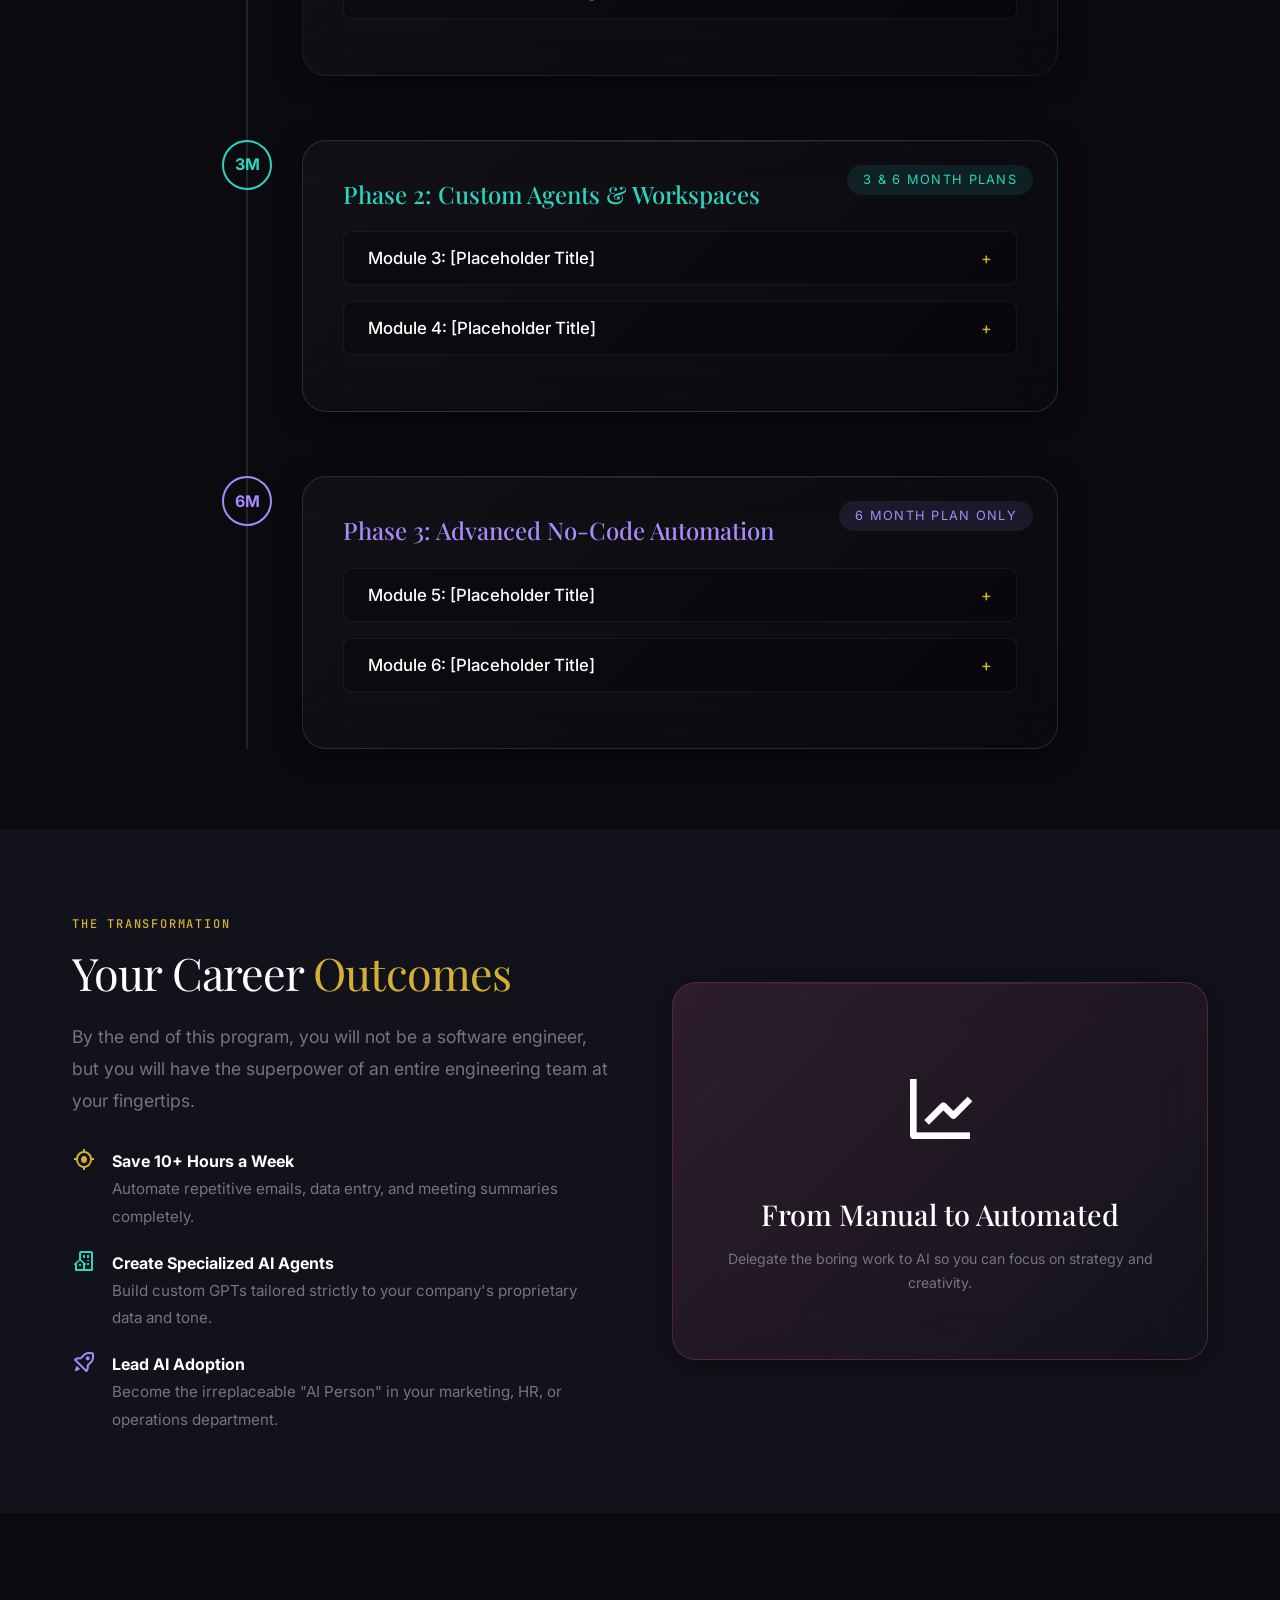
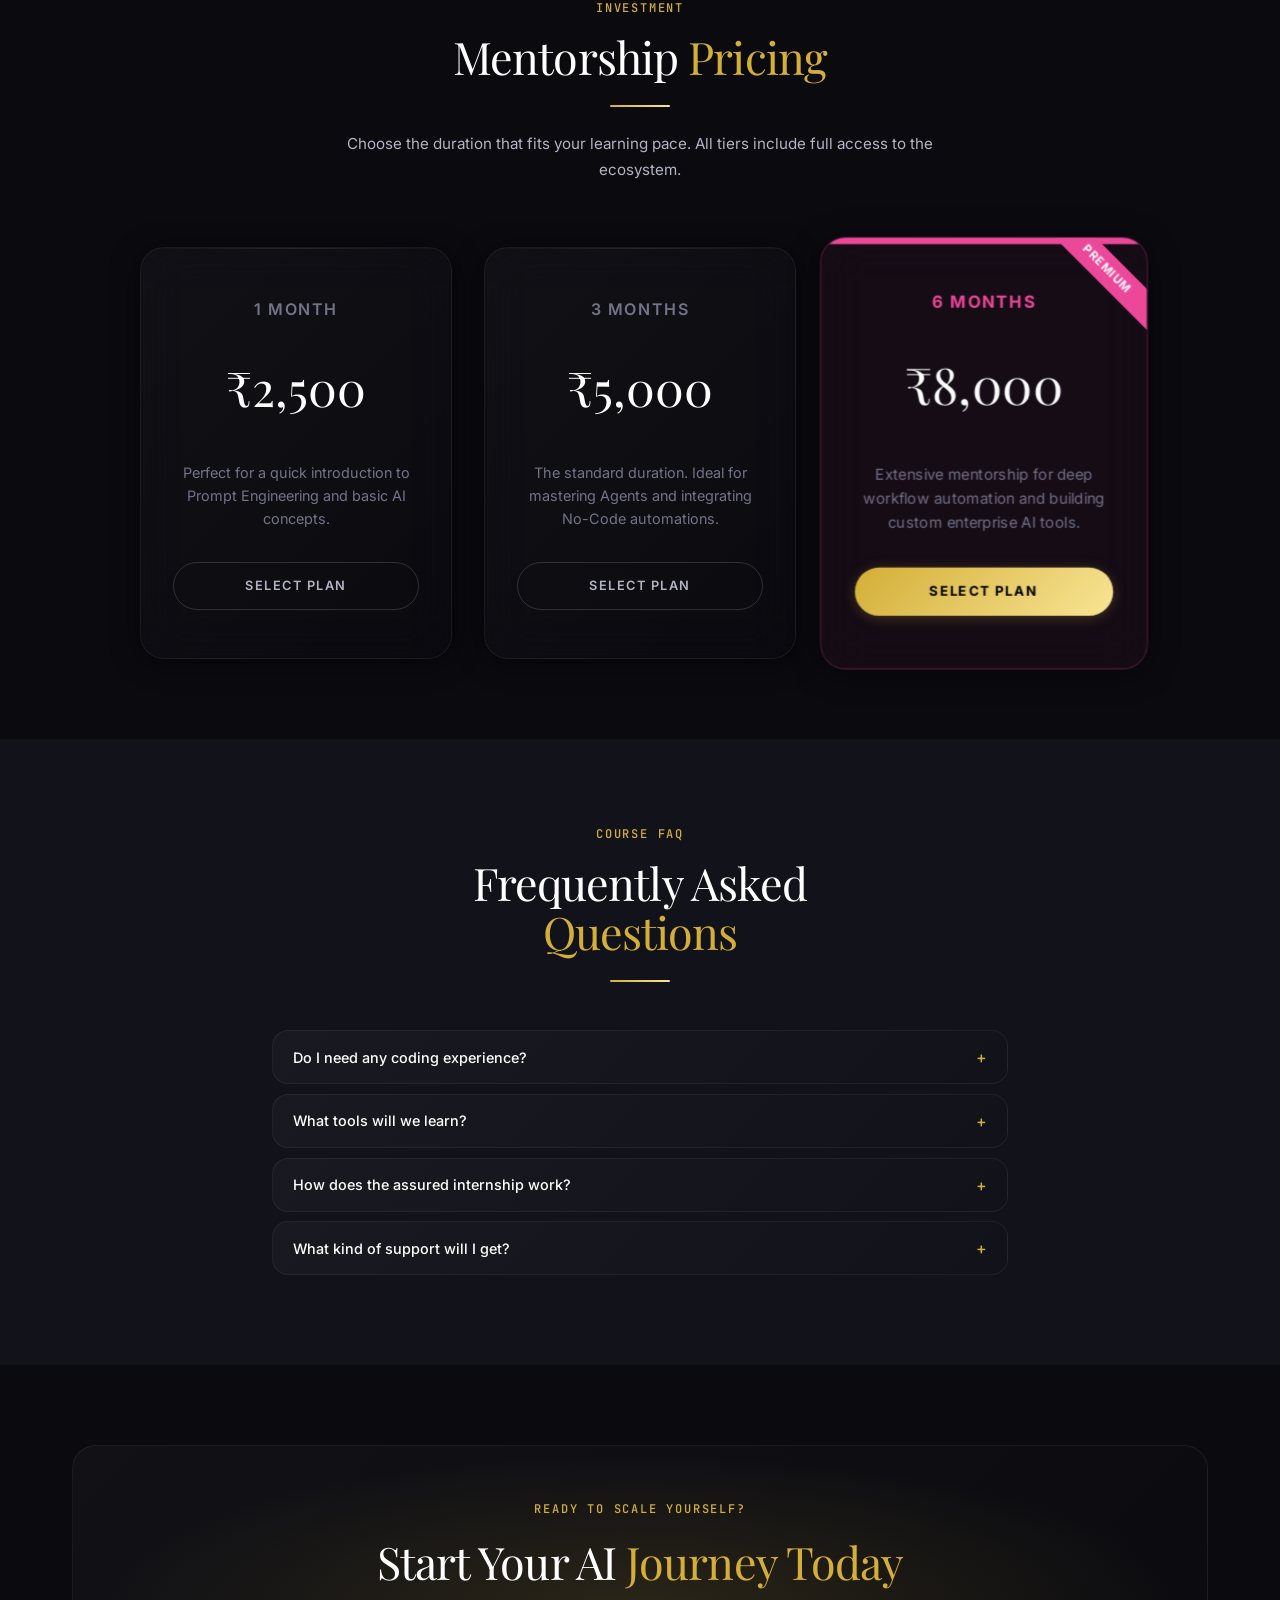
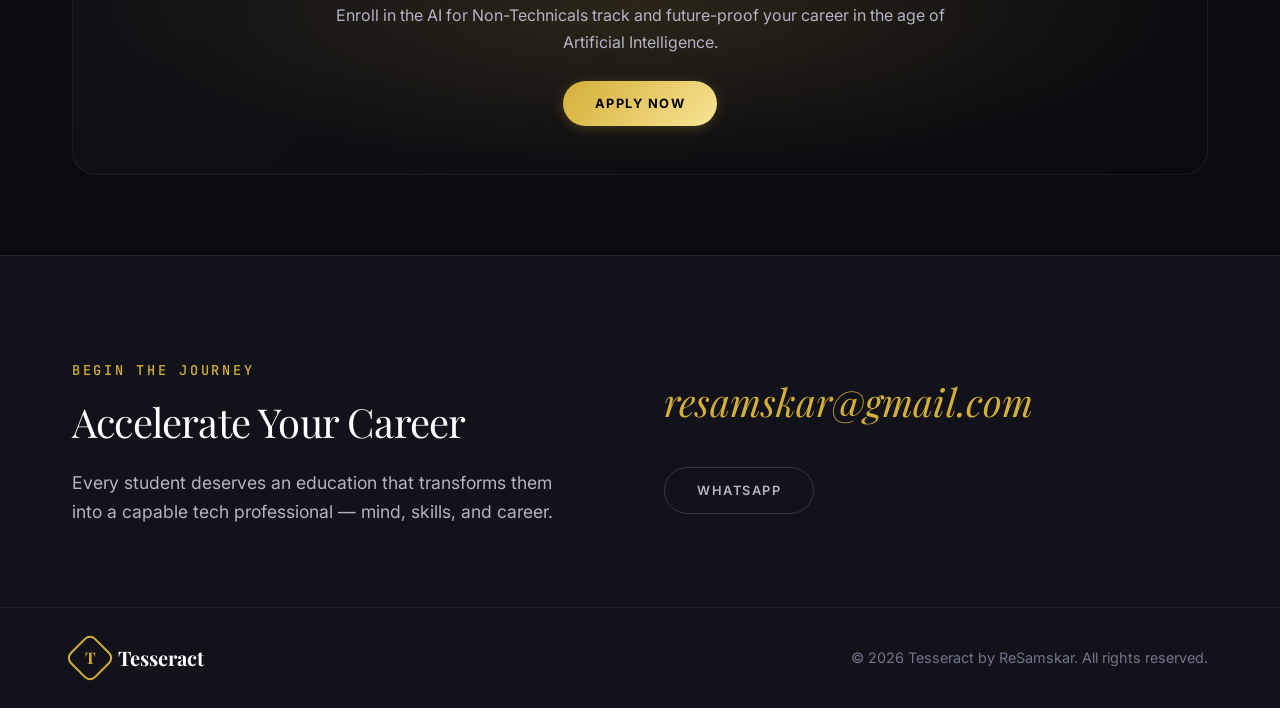
<file: src/AI_for_non_technicals/index.html>
<!DOCTYPE html>
<html lang="en">

<head>
  <meta charset="UTF-8">
  <meta name="viewport" content="width=device-width, initial-scale=1.0">
  <title>AI for Non-Technicals: 10x Your Productivity</title>
  <meta name="description"
    content="Demystify Artificial Intelligence and learn how to leverage powerful AI tools to 10x your productivity. Designed specifically for non-technical backgrounds.">
  <meta name="keywords"
    content="AI for beginners, no-code AI, prompt engineering, AI agents, workflow automation, AI for business">
  <meta property="og:title" content="AI for Non-Technicals: 10x Your Productivity">
  <meta property="og:description"
    content="Demystify Artificial Intelligence and learn how to leverage powerful AI tools to 10x your productivity. Designed specifically for non-technical backgrounds.">
  <meta property="og:type" content="website">
  <link rel="stylesheet" href="../../styles.css">
  <link rel="icon" type="image/svg+xml"
    href="data:image/svg+xml,<svg xmlns='http://www.w3.org/2000/svg' viewBox='0 0 100 100'><text y='.9em' font-size='90'>◇</text></svg>">
</head>

<body>

  <nav class="navbar" id="navbar">
    <div class="nav-inner">
      <a href="/" class="nav-logo">
        <div class="logo-icon"><span>T</span></div>Tesseract
      </a>
      <ul class="nav-links" id="navLinks">
        <li><a href="../../">Home</a></li>
        <li><a href="../Mentorship/">Mentorship</a></li>
        <li><a href="../Placements/">Placements</a></li>
        <li><a href="../Research/">Research</a></li>
        <li><a href="../About/">About</a></li>
        <li><a href="../Contact/">Contact</a></li>
      </ul>
      <div class="nav-right">
        <button class="mobile-toggle" id="mobileToggle"
          aria-label="Toggle menu"><span></span><span></span><span></span></button>
      </div>
    </div>
  </nav>

  <!-- 1. Hero Section -->
  <section class="page-header" style="padding: 180px 0 100px;">
    <div class="hero-bg">
      <div class="grid-pattern"></div>
      <div class="glow-orb gold"></div>
      <div class="glow-orb teal"></div>
    </div>
    <div class="container" style="position:relative; z-index:2;">
      <div class="breadcrumb"><a href="../../index.html">Home</a><span class="sep">→</span><a
          href="../Mentorship/index.html">Programs</a><span class="sep">→</span><span class="current">AI
          (Non-Tech)</span></div>
      <span class="label"
        style="color:#ec4899; border-color:rgba(236,72,153,0.2); background:rgba(236,72,153,0.1);">Accessible
        Track</span>
      <h1 style="font-size: clamp(3rem, 5vw, 4.5rem); margin-top: 1rem;">AI for <br><span
          style="color:#ec4899;">Non-Technicals</span></h1>
      <p style="font-size: 1.25rem; max-width: 800px; margin: 1.5rem auto 2.5rem; font-weight: 400;">Demystify
        Artificial Intelligence and learn how to leverage powerful AI tools to 10x your productivity. Designed
        specifically for non-technical backgrounds, focusing on prompt engineering, AI agents, and practical automation.
      </p>
      <a href="#pricing" class="btn btn-primary"
        style="padding: 1rem 2.5rem; font-size: 1.1rem; border-radius: 50px;">View Pricing & Enroll</a>
    </div>
  </section>

  <!-- 2. Program Highlights -->
  <section class="section" style="background:var(--bg-secondary); position: relative; overflow: hidden;">
    <div class="container">
      <div class="section-header fade-in">
        <span class="label">Why This Program?</span>
        <h2>Program <span class="text-accent">Highlights</span></h2>
        <div class="divider"></div>
        <p class="section-subtitle">Everything you need to future-proof your career without writing code.</p>
      </div>

      <div class="grid-3 fade-in" style="margin-top:3rem; gap: 2rem;">
        <div class="glass-card" style="padding: 2.5rem;">
          <div style="font-size:2.5rem; margin-bottom:1.5rem;"><i class='bx bx-laptop'></i></div>
          <h3 style="font-size: 1.3rem; margin-bottom:1rem;">No Coding Required</h3>
          <p style="color:var(--text-muted); line-height: 1.6; font-size: 0.95rem;">Leverage the power of AI using
            natural language and no-code tools. If you can write a clear instruction, you can build powerful
            automations.</p>
        </div>
        <div class="glass-card" style="padding: 2.5rem;">
          <div style="font-size:2.5rem; margin-bottom:1.5rem;"><i class='bx bx-certification'></i></div>
          <h3 style="font-size: 1.3rem; margin-bottom:1rem;">Assured Internship</h3>
          <p style="color:var(--text-muted); line-height: 1.6; font-size: 0.95rem;">Apply your AI automation skills to
            real business workflows and earn a valid internship certificate to boost your career.</p>
        </div>
        <div class="glass-card" style="padding: 2.5rem;">
          <div style="font-size:2.5rem; margin-bottom:1.5rem;"><i class='bx bx-globe'></i></div>
          <h3 style="font-size: 1.3rem; margin-bottom:1rem;">Workflow Automations</h3>
          <p style="color:var(--text-muted); line-height: 1.6; font-size: 0.95rem;">Graduate with practical setups that
            connect your emails, spreadsheets, and documents to intelligent AI agents, saving you hours every week.</p>
        </div>
      </div>
    </div>
  </section>

  <!-- 2.5 Who is this Program For -->
  <section class="section">
    <div class="container">
      <div class="section-header fade-in">
        <span class="label">Your Starting Point</span>
        <h2>Who is this <span class="text-accent">Program For?</span></h2>
        <div class="divider"></div>
        <p class="section-subtitle">No matter where you're starting, we have a structured path for you.</p>
      </div>
      <div class="grid-3" style="margin-top:3rem;">
        <div class="glass-card fade-in" style="padding:2.5rem; text-align:center;">
          <div style="font-size:3rem; margin-bottom:1rem;"><i class='bx bx-line-chart'></i></div>
          <h4 style="font-size:1.2rem; margin-bottom:0.5rem;">Managers & Execs</h4>
          <p style="color:var(--text-muted); font-size:0.95rem;">Delegate data summarization, email drafting, and
            reporting to AI agents.</p>
        </div>
        <div class="glass-card fade-in fade-in-delay-1" style="padding:2.5rem; text-align:center;">
          <div style="font-size:3rem; margin-bottom:1rem;"><i class='bx bx-edit-alt'></i></div>
          <h4 style="font-size:1.2rem; margin-bottom:0.5rem;">Marketers & Creators</h4>
          <p style="color:var(--text-muted); font-size:0.95rem;">Scale your content production securely and consistently
            using tailored LLMs.</p>
        </div>
        <div class="glass-card fade-in fade-in-delay-2" style="padding:2.5rem; text-align:center;">
          <div style="font-size:3rem; margin-bottom:1rem;"><i class='bx bxs-graduation'></i></div>
          <h4 style="font-size:1.2rem; margin-bottom:0.5rem;">Students & Researchers</h4>
          <p style="color:var(--text-muted); font-size:0.95rem;">Automate literature reviews, study notes, and research
            extraction without coding.</p>
        </div>
      </div>
    </div>
  </section>

  <!-- 3. Curriculum -->
  <section class="section">
    <div class="container">
      <div class="section-header fade-in">
        <span class="label">The Curriculum</span>
        <h2>Key <span class="text-accent">Focus Areas</span></h2>
        <div class="divider"></div>
        <p class="section-subtitle">A practical, tool-focused approach to integrating AI into your daily workflows.</p>
      </div>

      <div class="grid-2 fade-in" style="margin-top:3rem;">
        <div class="glass-card" style="padding:2.5rem; border-color: rgba(45,212,191,0.2);">
          <div style="font-size:2.5rem; margin-bottom:1.5rem;"><i class='bx bx-edit-alt'></i></div>
          <h3 style="margin-bottom:1rem; color:var(--teal);">Prompt Engineering</h3>
          <p style="color:var(--text-muted); line-height: 1.6;">Learn how to talk to LLMs (like ChatGPT/Claude) to get
            exactly what you want. Master frameworks for generating high-quality text, ideas, and data summaries.</p>
        </div>
        <div class="glass-card" style="padding:2.5rem; border-color: rgba(167,139,250,0.2);">
          <div style="font-size:2.5rem; margin-bottom:1.5rem;"><i class='bx bx-bot'></i></div>
          <h3 style="margin-bottom:1rem; color:var(--purple);">AI Agents</h3>
          <p style="color:var(--text-muted); line-height: 1.6;">Move beyond simple prompts. Learn how to configure
            specialized AI agents that act autonomously to research, write, and manage tasks for you.</p>
        </div>
        <div class="glass-card" style="padding:2.5rem; border-color: rgba(201,168,76,0.2);">
          <div style="font-size:2.5rem; margin-bottom:1.5rem;"><i class='bx bx-cog'></i></div>
          <h3 style="margin-bottom:1rem; color:var(--accent);">No-Code Workflows</h3>
          <p style="color:var(--text-muted); line-height: 1.6;">Connect AI tools to the software you already use (Google
            Sheets, Notion, Email) without writing a single line of code.</p>
        </div>
        <div class="glass-card" style="padding:2.5rem; border-color: rgba(59,130,246,0.2);">
          <div style="font-size:2.5rem; margin-bottom:1.5rem;"><i class='bx bx-bolt-circle'></i></div>
          <h3 style="margin-bottom:1rem; color:#3b82f6;">Everyday Automation</h3>
          <p style="color:var(--text-muted); line-height: 1.6;">Identify repetitive bottlenecks in your daily life and
            eliminate them using intelligent automation tools designed specifically for non-programmers.</p>
        </div>
      </div>
    </div>
  </section>

  <!-- 3.5 Tech Stack -->
  <section class="section" style="background:var(--bg-secondary);">
    <div class="container">
      <div class="section-header fade-in">
        <span class="label">Your Arsenal</span>
        <h2>Tools & <span class="text-accent">Technologies</span></h2>
        <div class="divider"></div>
      </div>
      <div class="tech-grid fade-in">
        <div class="tech-card">
          <div class="tech-icon"><i class='bx bx-bot'></i></div>
          <span class="tech-name">ChatGPT Plus</span>
        </div>
        <div class="tech-card" style="animation-delay: 0.1s;">
          <div class="tech-icon"><i class='bx bx-brain'></i></div>
          <span class="tech-name">Claude 3.5</span>
        </div>
        <div class="tech-card" style="animation-delay: 0.2s;">
          <div class="tech-icon"><i class='bx bx-bolt-circle'></i></div>
          <span class="tech-name">Zapier</span>
        </div>
        <div class="tech-card" style="animation-delay: 0.3s;">
          <div class="tech-icon"><i class='bx bx-refresh'></i></div>
          <span class="tech-name">Make.com</span>
        </div>
        <div class="tech-card" style="animation-delay: 0.4s;">
          <div class="tech-icon"><i class='bx bx-notepad'></i></div>
          <span class="tech-name">Notion AI</span>
        </div>
        <div class="tech-card" style="animation-delay: 0.5s;">
          <div class="tech-icon"><i class='bx bx-palette'></i></div>
          <span class="tech-name">Midjourney</span>
        </div>
      </div>
    </div>
  </section>

  <!-- 4. Projects -->
  <section class="section" style="background:var(--bg-secondary);">
    <div class="container">
      <div class="section-header fade-in">
        <span class="label">Hands-On Experience</span>
        <h2>Project <span class="text-accent">Portfolio</span></h2>
        <div class="divider"></div>
        <p class="section-subtitle">We don't do exams. We build systems that save you time immediately.</p>
      </div>

      <div class="grid-2" style="margin-top:3rem; gap:4rem; align-items: stretch;">
        <!-- Major Project -->
        <div class="glass-card fade-in"
          style="padding:3rem; border-color: rgba(236,72,153,0.4); background: linear-gradient(145deg, rgba(236,72,153,0.05) 0%, rgba(0,0,0,0) 100%);">
          <span class="label" style="color:#ec4899;">Capstone</span>
          <h3 style="font-size:2rem; margin-top:0.5rem; margin-bottom:1.5rem;">Workflow Automation Project</h3>
          <p style="color:var(--text-muted); line-height:1.7; font-size:1.1rem;">Identify a complex, multi-step process
            in your personal or professional life. You will design, integrate, and deploy a fully automated no-code AI
            pipeline that handles this entire process for you seamlessly.</p>
          <div style="margin-top: 2rem; display: flex; gap: 0.75rem; flex-wrap: wrap;">
            <span
              style="padding: 0.4rem 0.8rem; background: rgba(255,255,255,0.05); border-radius: 4px; font-size: 0.8rem;">Zapier
              / Make Integration</span>
            <span
              style="padding: 0.4rem 0.8rem; background: rgba(255,255,255,0.05); border-radius: 4px; font-size: 0.8rem;">Custom
              GPT Building</span>
            <span
              style="padding: 0.4rem 0.8rem; background: rgba(255,255,255,0.05); border-radius: 4px; font-size: 0.8rem;">System
              Architecture</span>
          </div>
        </div>

        <!-- Minor Projects -->
        <div class="glass-card fade-in fade-in-delay-2" style="padding:3rem;">
          <span class="label" style="color:var(--text-muted);">Continuous Practice</span>
          <h3 style="font-size:2rem; margin-top:0.5rem; margin-bottom:1.5rem;">Prompt/Agent Micro Projects</h3>
          <p style="color:var(--text-muted); line-height:1.7; font-size:1.1rem;">Alongside your major automation, you
            will complete multiple micro-projects focusing heavily on crafting precise system prompts and deploying
            simple, single-task AI agents.</p>
          <ul
            style="margin-top: 1.5rem; list-style: none; padding: 0; color: var(--text-muted); display: flex; flex-direction: column; gap: 0.75rem;">
            <li><span style="color:#ec4899; margin-right:0.5rem;"><i class='bx bx-check'></i></span> Resume & Cover
              Letter Bot</li>
            <li><span style="color:#ec4899; margin-right:0.5rem;"><i class='bx bx-check'></i></span> Automated Email
              Summarizer</li>
            <li><span style="color:#ec4899; margin-right:0.5rem;"><i class='bx bx-check'></i></span> Data Extraction
              Pipelines</li>
          </ul>
        </div>
      </div>
    </div>
  </section>

  <!-- 4.5 Detailed Syllabus -->
  <section class="section">
    <div class="container" style="max-width: 900px;">
      <div class="section-header fade-in">
        <span class="label">The Roadmap</span>
        <h2>Detailed <span class="text-accent">Syllabus</span></h2>
        <div class="divider"></div>
        <p class="section-subtitle">Your exact progression path. Extended durations unlock advanced mastery.</p>
      </div>

      <div style="margin-top: 4rem; position: relative;">
        <!-- Timeline Line -->
        <div
          style="position: absolute; left: 24px; top: 0; bottom: 0; width: 2px; background: rgba(255,255,255,0.1); z-index: 1;">
        </div>

        <!-- Phase 1: 1 Month -->
        <div class="fade-in" style="position: relative; z-index: 2; margin-bottom: 4rem; padding-left: 5rem;">
          <div
            style="position: absolute; left: 0; top: 0; width: 50px; height: 50px; border-radius: 50%; background: var(--bg-dark); border: 2px solid #ec4899; display: flex; align-items: center; justify-content: center; font-weight: bold; color: #ec4899;">
            1M</div>
          <div class="glass-card" style="padding: 2.5rem; position: relative;">
            <div
              style="position: absolute; top: 1.5rem; right: 1.5rem; background: rgba(255,255,255,0.1); padding: 0.25rem 1rem; border-radius: 50px; font-size: 0.8rem; letter-spacing: 0.1em; text-transform: uppercase;">
              Included in all plans</div>
            <h3 style="margin-bottom: 1.5rem; font-size: 1.5rem;">Phase 1: Prompt Engineering & Basics</h3>

            <div class="accordion-container">
              <div class="faq-item"
                style="background: rgba(0,0,0,0.2); border: 1px solid var(--glass-border); border-radius: 0.5rem; margin-bottom: 1rem;">
                <button class="faq-question" style="padding: 1rem 1.5rem; font-size: 1.05rem;"
                  onclick="toggleFaq(this)">Module 1: [Placeholder Title]<span class="icon">+</span></button>
                <div class="faq-answer">
                  <p style="padding: 0 1.5rem 1.5rem;">[Placeholder for detailed syllabus topics, practicals, and
                    assignments.]</p>
                </div>
              </div>
              <div class="faq-item"
                style="background: rgba(0,0,0,0.2); border: 1px solid var(--glass-border); border-radius: 0.5rem; margin-bottom: 1rem;">
                <button class="faq-question" style="padding: 1rem 1.5rem; font-size: 1.05rem;"
                  onclick="toggleFaq(this)">Module 2: [Placeholder Title]<span class="icon">+</span></button>
                <div class="faq-answer">
                  <p style="padding: 0 1.5rem 1.5rem;">[Placeholder for detailed syllabus topics, practicals, and
                    assignments.]</p>
                </div>
              </div>
            </div>
          </div>
        </div>

        <!-- Phase 2: 3 Months -->
        <div class="fade-in" style="position: relative; z-index: 2; margin-bottom: 4rem; padding-left: 5rem;">
          <div
            style="position: absolute; left: 0; top: 0; width: 50px; height: 50px; border-radius: 50%; background: var(--bg-dark); border: 2px solid var(--teal); display: flex; align-items: center; justify-content: center; font-weight: bold; color: var(--teal);">
            3M</div>
          <div class="glass-card" style="padding: 2.5rem; border-color: rgba(45,212,191,0.2);">
            <div
              style="position: absolute; top: 1.5rem; right: 1.5rem; background: rgba(45,212,191,0.1); color: var(--teal); padding: 0.25rem 1rem; border-radius: 50px; font-size: 0.8rem; letter-spacing: 0.1em; text-transform: uppercase;">
              3 & 6 Month Plans</div>
            <h3 style="margin-bottom: 1.5rem; font-size: 1.5rem; color: var(--teal);">Phase 2: Custom Agents &
              Workspaces</h3>

            <div class="accordion-container">
              <div class="faq-item"
                style="background: rgba(0,0,0,0.2); border: 1px solid var(--glass-border); border-radius: 0.5rem; margin-bottom: 1rem;">
                <button class="faq-question" style="padding: 1rem 1.5rem; font-size: 1.05rem;"
                  onclick="toggleFaq(this)">Module 3: [Placeholder Title]<span class="icon">+</span></button>
                <div class="faq-answer">
                  <p style="padding: 0 1.5rem 1.5rem;">[Placeholder for detailed syllabus topics, practicals, and
                    assignments.]</p>
                </div>
              </div>
              <div class="faq-item"
                style="background: rgba(0,0,0,0.2); border: 1px solid var(--glass-border); border-radius: 0.5rem; margin-bottom: 1rem;">
                <button class="faq-question" style="padding: 1rem 1.5rem; font-size: 1.05rem;"
                  onclick="toggleFaq(this)">Module 4: [Placeholder Title]<span class="icon">+</span></button>
                <div class="faq-answer">
                  <p style="padding: 0 1.5rem 1.5rem;">[Placeholder for detailed syllabus topics, practicals, and
                    assignments.]</p>
                </div>
              </div>
            </div>
          </div>
        </div>

        <!-- Phase 3: 6 Months -->
        <div class="fade-in" style="position: relative; z-index: 2; padding-left: 5rem;">
          <div
            style="position: absolute; left: 0; top: 0; width: 50px; height: 50px; border-radius: 50%; background: var(--bg-dark); border: 2px solid var(--purple); display: flex; align-items: center; justify-content: center; font-weight: bold; color: var(--purple);">
            6M</div>
          <div class="glass-card" style="padding: 2.5rem; border-color: rgba(167,139,250,0.2);">
            <div
              style="position: absolute; top: 1.5rem; right: 1.5rem; background: rgba(167,139,250,0.1); color: var(--purple); padding: 0.25rem 1rem; border-radius: 50px; font-size: 0.8rem; letter-spacing: 0.1em; text-transform: uppercase;">
              6 Month Plan Only</div>
            <h3 style="margin-bottom: 1.5rem; font-size: 1.5rem; color: var(--purple);">Phase 3: Advanced No-Code
              Automation</h3>

            <div class="accordion-container">
              <div class="faq-item"
                style="background: rgba(0,0,0,0.2); border: 1px solid var(--glass-border); border-radius: 0.5rem; margin-bottom: 1rem;">
                <button class="faq-question" style="padding: 1rem 1.5rem; font-size: 1.05rem;"
                  onclick="toggleFaq(this)">Module 5: [Placeholder Title]<span class="icon">+</span></button>
                <div class="faq-answer">
                  <p style="padding: 0 1.5rem 1.5rem;">[Placeholder for detailed syllabus topics, practicals, and
                    assignments.]</p>
                </div>
              </div>
              <div class="faq-item"
                style="background: rgba(0,0,0,0.2); border: 1px solid var(--glass-border); border-radius: 0.5rem; margin-bottom: 1rem;">
                <button class="faq-question" style="padding: 1rem 1.5rem; font-size: 1.05rem;"
                  onclick="toggleFaq(this)">Module 6: [Placeholder Title]<span class="icon">+</span></button>
                <div class="faq-answer">
                  <p style="padding: 0 1.5rem 1.5rem;">[Placeholder for detailed syllabus topics, practicals, and
                    assignments.]</p>
                </div>
              </div>
            </div>
          </div>
        </div>

      </div>
    </div>
  </section>

  <!-- 4.8 Career Outcomes -->
  <section class="section" style="background:var(--bg-secondary);">
    <div class="container">
      <div class="grid-2" style="align-items:center; gap:4rem;">
        <div class="fade-in">
          <span class="label">The Transformation</span>
          <h2 style="margin-top:0.75rem;">Your Career <span class="text-accent">Outcomes</span></h2>
          <p style="margin-top:1.5rem; font-size:1.1rem; line-height:1.8; color:var(--text-muted);">By the end of this
            program, you will not be a software engineer, but you will have the superpower of an entire engineering team
            at your fingertips.</p>

          <ul
            style="margin-top: 2rem; list-style: none; padding: 0; display: flex; flex-direction: column; gap: 1.25rem;">
            <li style="display: flex; gap: 1rem; align-items: flex-start;">
              <div style="color:var(--accent); font-size:1.5rem; line-height:1;"><i class='bx bx-target-lock'></i></div>
              <div><strong style="color:var(--text-primary);">Save 10+ Hours a Week</strong><br><span
                  style="font-size:0.95rem; color:var(--text-muted);">Automate repetitive emails, data entry, and
                  meeting summaries completely.</span></div>
            </li>
            <li style="display: flex; gap: 1rem; align-items: flex-start;">
              <div style="color:var(--teal); font-size:1.5rem; line-height:1;"><i class='bx bx-building-house'></i>
              </div>
              <div><strong style="color:var(--text-primary);">Create Specialized AI Agents</strong><br><span
                  style="font-size:0.95rem; color:var(--text-muted);">Build custom GPTs tailored strictly to your
                  company's proprietary data and tone.</span></div>
            </li>
            <li style="display: flex; gap: 1rem; align-items: flex-start;">
              <div style="color:var(--purple); font-size:1.5rem; line-height:1;"><i class='bx bx-rocket'></i></div>
              <div><strong style="color:var(--text-primary);">Lead AI Adoption</strong><br><span
                  style="font-size:0.95rem; color:var(--text-muted);">Become the irreplaceable "AI Person" in your
                  marketing, HR, or operations department.</span></div>
            </li>
          </ul>
        </div>
        <div class="fade-in fade-in-delay-2">
          <div class="glass-card"
            style="padding: 0; overflow: hidden; position: relative; border-color: rgba(236,72,153,0.3);">
            <!-- Visual representation of success -->
            <div
              style="padding: 4rem 3rem; text-align: center; background: linear-gradient(135deg, rgba(236,72,153,0.1) 0%, rgba(0,0,0,0) 100%);">
              <div style="font-size: 5rem; margin-bottom: 1rem;"><i class='bx bx-line-chart'></i></div>
              <h3 style="font-size: 1.8rem; color: var(--text-primary);">From Manual to Automated</h3>
              <p style="color: var(--text-muted); margin-top: 1rem;">Delegate the boring work to AI so you can focus on
                strategy and creativity.</p>
            </div>
          </div>
        </div>
      </div>
    </div>
  </section>

  <!-- 5. Pricing -->
  <section id="pricing" class="section">
    <div class="container">
      <div class="section-header fade-in">
        <span class="label">Investment</span>
        <h2>Mentorship <span class="text-accent">Pricing</span></h2>
        <div class="divider"></div>
        <p class="section-subtitle">Choose the duration that fits your learning pace. All tiers include full access to
          the ecosystem.</p>
      </div>

      <!-- Pricing Grid -->
      <div class="fade-in" style="margin-top:4rem; max-width: 1000px; margin-left: auto; margin-right: auto;">
        <div style="display:flex; gap:2rem; flex-wrap:wrap; justify-content:center;">
          <div class="glass-card"
            style="flex:1; min-width:280px; max-width:320px; border:1px solid var(--glass-border); border-radius:1.5rem; padding:3rem 2rem; text-align:center;">
            <div
              style="font-size:1rem; color:var(--text-muted); text-transform:uppercase; letter-spacing:0.1em; margin-bottom:1.5rem; font-weight: 600;">
              1 Month</div>
            <div
              style="font-family:var(--font-heading); font-size:3rem; color:var(--text-primary); margin-bottom: 2rem;">
              ₹2,500</div>
            <p style="color:var(--text-muted); font-size:0.9rem; line-height:1.6; margin-bottom:2rem;">Perfect for a
              quick introduction to Prompt Engineering and basic AI concepts.</p>
            <a href="../Contacts/index.html" class="btn btn-outline" style="width:100%; justify-content:center;">Select
              Plan</a>
          </div>

          <div class="glass-card"
            style="flex:1; min-width:280px; max-width:320px; border:1px solid var(--glass-border); border-radius:1.5rem; padding:3rem 2rem; text-align:center;">
            <div
              style="font-size:1rem; color:var(--text-muted); text-transform:uppercase; letter-spacing:0.1em; margin-bottom:1.5rem; font-weight: 600;">
              3 Months</div>
            <div
              style="font-family:var(--font-heading); font-size:3rem; color:var(--text-primary); margin-bottom: 2rem;">
              ₹5,000</div>
            <p style="color:var(--text-muted); font-size:0.9rem; line-height:1.6; margin-bottom:2rem;">The standard
              duration. Ideal for mastering Agents and integrating No-Code automations.</p>
            <a href="../Contacts/index.html" class="btn btn-outline" style="width:100%; justify-content:center;">Select
              Plan</a>
          </div>

          <div class="glass-card"
            style="flex:1; min-width:280px; max-width:320px; background:rgba(236,72,153,0.05); border:1px solid rgba(236,72,153,0.3); border-radius:1.5rem; padding:3rem 2rem; text-align:center; position:relative; overflow:hidden; transform: scale(1.05); z-index: 2;">
            <div style="position:absolute; top:0; left:0; width:100%; height:6px; background:#ec4899;"></div>
            <div
              style="position:absolute; top:1rem; right:-2rem; background:#ec4899; color:#fff; font-size:0.7rem; font-weight:bold; padding:0.25rem 2.5rem; transform:rotate(45deg); letter-spacing:0.1em;">
              PREMIUM</div>
            <div
              style="font-size:1rem; color:#ec4899; text-transform:uppercase; letter-spacing:0.1em; margin-bottom:1.5rem; font-weight:bold;">
              6 Months</div>
            <div
              style="font-family:var(--font-heading); font-size:3rem; color:var(--text-primary); margin-bottom: 2rem;">
              ₹8,000</div>
            <p style="color:var(--text-muted); font-size:0.9rem; line-height:1.6; margin-bottom:2rem;">Extensive
              mentorship for deep workflow automation and building custom enterprise AI tools.</p>
            <a href="../Contacts/index.html" class="btn btn-primary" style="width:100%; justify-content:center;">Select
              Plan</a>
          </div>
        </div>
      </div>
    </div>
  </section>

  <!-- 6. FAQ -->
  <section class="section" style="background:var(--bg-secondary);">
    <div class="container" style="max-width:800px;">
      <div class="section-header fade-in">
        <span class="label">Course FAQ</span>
        <h2>Frequently Asked<br><span class="text-accent">Questions</span></h2>
        <div class="divider"></div>
      </div>
      <div class="fade-in">
        <div class="faq-item">
          <button class="faq-question" onclick="toggleFaq(this)">Do I need any coding experience?<span
              class="icon">+</span></button>
          <div class="faq-answer">
            <p>Absolutely not. This course is specifically designed for non-technical individuals. If you know how to
              use a web browser and a spreadsheet, you have everything you need to succeed.</p>
          </div>
        </div>
        <div class="faq-item">
          <button class="faq-question" onclick="toggleFaq(this)">What tools will we learn?<span
              class="icon">+</span></button>
          <div class="faq-answer">
            <p>We cover leading LLMs (ChatGPT, Claude, Gemini), automation platforms (Zapier, Make.com), and AI
              integrations within everyday tools like Google Workspace and Notion.</p>
          </div>
        </div>
        <div class="faq-item">
          <button class="faq-question" onclick="toggleFaq(this)">How does the assured internship work?<span
              class="icon">+</span></button>
          <div class="faq-answer">
            <p>Upon successful completion of your major capstone project and all evaluations, you will be granted an
              official internship certificate from ReSamskar, validating your project work as formal industry
              experience.</p>
          </div>
        </div>
        <div class="faq-item">
          <button class="faq-question" onclick="toggleFaq(this)">What kind of support will I get?<span
              class="icon">+</span></button>
          <div class="faq-answer">
            <p>You will have continuous access to your mentor. This includes workflow reviews, prompt optimization
              assistance, doubt clearing, and regular progress tracking.</p>
          </div>
        </div>
      </div>
    </div>
  </section>

  <!-- CTA Banner -->
  <section class="section">
    <div class="container">
      <div class="cta-banner fade-in">
        <span class="label">Ready to Scale Yourself?</span>
        <h2 style="margin-top:1rem;">Start Your AI <span class="text-accent">Journey Today</span></h2>
        <p>Enroll in the AI for Non-Technicals track and future-proof your career in the age of Artificial Intelligence.
        </p>
        <a href="../Contacts/index.html" class="btn btn-primary">Apply Now</a>
      </div>
    </div>
  </section>

  <footer class="footer" id="footer" style="padding: 100px 0 0;">
    <div class="container">
      <div
        style="display: flex; flex-wrap: wrap; justify-content: space-between; align-items: center; gap: 3rem; margin-bottom: 5rem;">
        <div style="flex: 1 1 400px;">
          <span class="label" style="font-size: 0.85rem; letter-spacing: 0.2em;">BEGIN THE JOURNEY</span>
          <h2 style="margin-top: 1rem; font-size: 2.5rem; letter-spacing: -0.02em;">Accelerate Your Career</h2>
          <p style="margin-top: 1.5rem; font-size: 1.1rem; max-width: 500px;">Every student deserves an education that
            transforms them into a capable tech professional — mind, skills, and career.</p>
        </div>
        <div style="flex: 1 1 400px; display: flex; flex-direction: column; gap: 2rem; align-items: flex-start;">
          <a href="mailto:resamskar@gmail.com"
            style="font-family: var(--font-heading); font-size: clamp(1.5rem, 3vw, 2.5rem); font-style: italic; color: var(--accent); text-decoration: none; transition: var(--transition);">resamskar@gmail.com</a>
          <div style="display: flex; gap: 1rem; flex-wrap: wrap;">
            <a href="https://wa.me/+919955477663" class="btn btn-outline"
              style="border-radius: 50px; padding: 0.75rem 2rem;">WhatsApp</a>
          </div>
        </div>
      </div>
    </div>
    <div style="border-top: 1px solid var(--glass-border); padding: 2rem 0;">
      <div class="container">
        <div style="display: flex; justify-content: space-between; align-items: center; flex-wrap: wrap; gap: 1rem;">
          <a href="../../index.html" class="nav-logo">
            <div class="logo-icon"><span>T</span></div>
            Tesseract
          </a>
          <p style="font-size: 0.9rem; color: var(--text-muted); margin: 0;">© 2026 Tesseract by ReSamskar. All rights
            reserved.</p>
        </div>
      </div>
    </div>
  </footer>

  <script>
    document.getElementById('mobileToggle').addEventListener('click', () => { document.getElementById('navLinks').classList.toggle('open'); });
    const observer = new IntersectionObserver((entries) => { entries.forEach(e => { if (e.isIntersecting) e.target.classList.add('visible'); }); }, { threshold: 0.1 });
    document.querySelectorAll('.fade-in').forEach(el => observer.observe(el));
    window.addEventListener('scroll', () => { document.getElementById('navbar').style.padding = window.scrollY > 50 ? '0.5rem 0' : '1rem 0'; });

    function toggleFaq(btn) {
      const item = btn.parentElement;
      const wasOpen = item.classList.contains('open');
      document.querySelectorAll('.faq-item').forEach(i => i.classList.remove('open'));
      if (!wasOpen) item.classList.add('open');
    }
  </script>
</body>

</html>
</file>
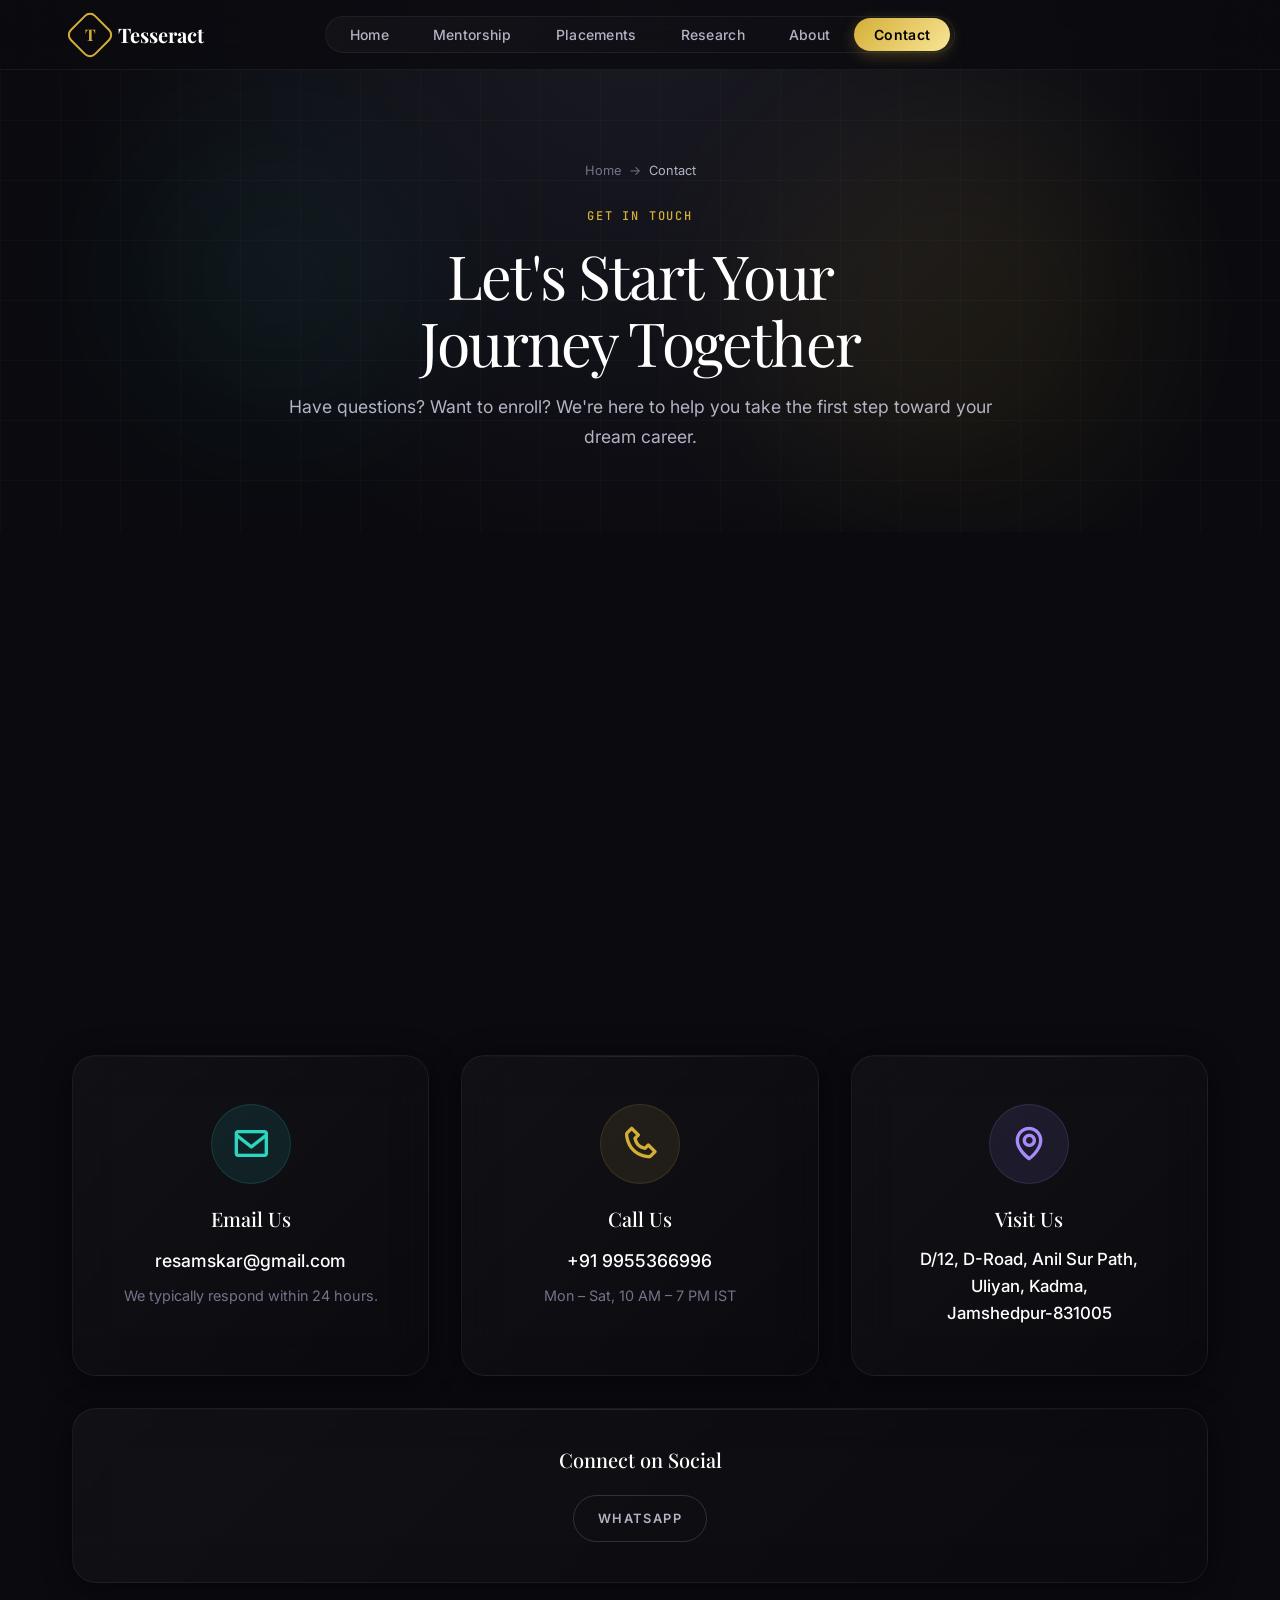
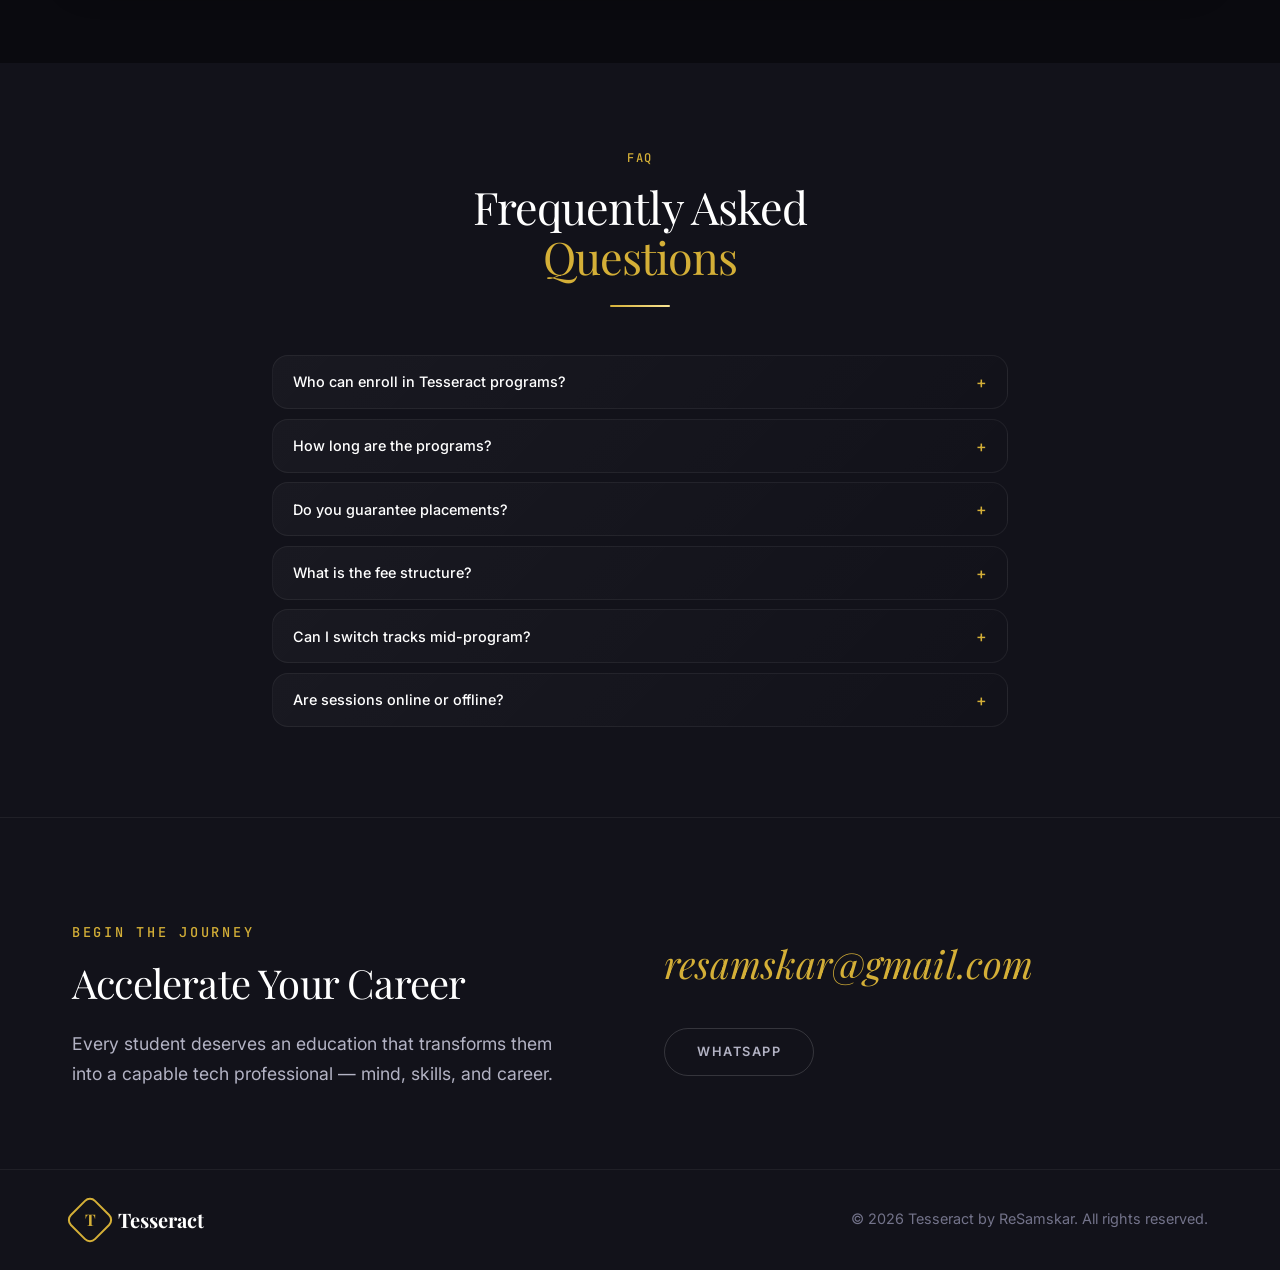
<file: src/Contacts/index.html>
<!DOCTYPE html>
<html lang="en">

<head>
  <meta charset="UTF-8">
  <meta name="viewport" content="width=device-width, initial-scale=1.0">
  <title>Contact — Tesseract by ReSamskar</title>
  <meta name="description"
    content="Get in touch with Tesseract. Enroll in our mentorship programs, schedule a free consultation, or reach out with questions.">
  <meta name="keywords"
    content="contact Tesseract, enroll tech mentorship, coding bootcamp admissions, IT training inquiry, ReSamskar contact">
  <meta property="og:title" content="Contact — Tesseract by ReSamskar">
  <meta property="og:description"
    content="Get in touch with Tesseract. Enroll in our mentorship programs, schedule a free consultation, or reach out with questions.">
  <meta property="og:type" content="website">
  <link rel="stylesheet" href="../../styles.css">
  <link rel="icon" type="image/svg+xml"
    href="data:image/svg+xml,<svg xmlns='http://www.w3.org/2000/svg' viewBox='0 0 100 100'><text y='.9em' font-size='90'>◇</text></svg>">
</head>

<body>

  <nav class="navbar" id="navbar">
    <div class="nav-inner">
      <a href="../../index.html" class="nav-logo">
        <div class="logo-icon"><span>T</span></div>Tesseract
      </a>
      <ul class="nav-links" id="navLinks">
        <li><a href="../../">Home</a></li>
        <li><a href="../Mentorship/">Mentorship</a></li>
        <li><a href="../Placements/">Placements</a></li>
        <li><a href="../Research/">Research</a></li>
        <li><a href="../About/">About</a></li>
        <li><a href="../Contacts/" class="active">Contact</a></li>
      </ul>
      <div class="nav-right">
        <button class="mobile-toggle" id="mobileToggle"
          aria-label="Toggle menu"><span></span><span></span><span></span></button>
      </div>
    </div>
  </nav>

  <section class="page-header">
    <div class="hero-bg">
      <div class="grid-pattern"></div>
      <div class="glow-orb gold"></div>
      <div class="glow-orb teal"></div>
    </div>
    <div class="container" style="position:relative; z-index:2;">
      <div class="breadcrumb"><a href="../../index.html">Home</a><span class="sep">→</span><span
          class="current">Contact</span></div>
      <span class="label">Get in Touch</span>
      <h1>Let's Start Your<br><span class="accent">Journey Together</span></h1>
      <p>Have questions? Want to enroll? We're here to help you take the first step toward your dream career.</p>
    </div>
  </section>

  <!-- Contact Section -->
  <section class="section" style="padding-bottom: 0;">
    <div class="container">
      <div style="position: relative;">
        <div class="hide-me"
          style="background-color: #0a0a0f;position:absolute; bottom:17px; right:5px; height: 45px; width: 188px;">
        </div>
        <iframe data-tally-src="https://tally.so/embed/gDQkAd?alignLeft=1&dynamicHeight=1" loading="lazy" width="100%"
          height="387" frameborder="0" marginheight="0" marginwidth="0" title="Connect with US "></iframe>
        <script>var d = document, w = "https://tally.so/widgets/embed.js", v = function () { "undefined" != typeof Tally ? Tally.loadEmbeds() : d.querySelectorAll("iframe[data-tally-src]:not([src])").forEach((function (e) { e.src = e.dataset.tallySrc })) }; if ("undefined" != typeof Tally) v(); else if (d.querySelector('script[src="' + w + '"]') == null) { var s = d.createElement("script"); s.src = w, s.onload = v, s.onerror = v, d.body.appendChild(s); }</script>
      </div>
    </div>
  </section>

  <!-- Contact Cards Section -->
  <section class="section" style="padding-top: 3rem;">
    <div class="container">
      <div
        style="display: grid; grid-template-columns: repeat(auto-fit, minmax(280px, 1fr)); gap: 2rem; align-items: stretch;">

        <div class="glass-card fade-in" style="text-align: center; padding: 3rem 2rem;">
          <div class="icon-box teal"
            style="margin: 0 auto 1.5rem; width: 80px; height: 80px; font-size: 2.5rem; display: flex; align-items: center; justify-content: center; background: rgba(45,212,191,0.1); border-radius: 50%; color: var(--teal);">
            <i class='bx bx-envelope'></i>
          </div>
          <h3 style="font-size: 1.25rem;">Email Us</h3>
          <p style="margin-top: 1rem;">
            <a href="mailto:resamskar@gmail.com"
              style="color: var(--text-primary); font-weight: 500; font-size: 1.1rem; text-decoration: none;">resamskar@gmail.com</a>
          </p>
          <p style="font-size: 0.9rem; margin-top: 0.5rem; color: var(--text-muted);">We typically respond within 24
            hours.</p>
        </div>

        <div class="glass-card fade-in fade-in-delay-1" style="text-align: center; padding: 3rem 2rem;">
          <div class="icon-box"
            style="margin: 0 auto 1.5rem; width: 80px; height: 80px; font-size: 2.5rem; display: flex; align-items: center; justify-content: center; background: rgba(201,168,76,0.1); border-radius: 50%; color: var(--accent);">
            <i class='bx bx-phone'></i>
          </div>
          <h3 style="font-size: 1.25rem;">Call Us</h3>
          <p style="margin-top: 1rem;">
            <a href="tel:+919955477663"
              style="color: var(--text-primary); font-weight: 500; font-size: 1.1rem; text-decoration: none;">+91
              9955366996</a>
          </p>
          <p style="font-size: 0.9rem; margin-top: 0.5rem; color: var(--text-muted);">Mon – Sat, 10 AM – 7 PM IST</p>
        </div>

        <div class="glass-card fade-in fade-in-delay-2" style="text-align: center; padding: 3rem 2rem;">
          <div class="icon-box purple"
            style="margin: 0 auto 1.5rem; width: 80px; height: 80px; font-size: 2.5rem; display: flex; align-items: center; justify-content: center; background: rgba(167,139,250,0.1); border-radius: 50%; color: var(--purple);">
            <i class='bx bx-map'></i>
          </div>
          <h3 style="font-size: 1.25rem;">Visit Us</h3>
          <p
            style="margin-top: 1rem; color: var(--text-primary); font-weight: 500; font-size: 1.05rem; line-height: 1.6;">
            D/12, D-Road, Anil Sur Path,<br>Uliyan, Kadma,<br>Jamshedpur-831005
          </p>
        </div>

      </div>

      <div class="glass-card fade-in fade-in-delay-3" style="margin-top: 2rem; text-align: center; padding: 2.5rem;">
        <h3 style="margin-bottom: 1.5rem; font-size: 1.25rem;">Connect on Social</h3>
        <div style="display: flex; gap: 1rem; justify-content: center; flex-wrap: wrap;">
          <a href="https://wa.me/919955477663" class="btn btn-outline" style="padding: 0.75rem 1.5rem;">WhatsApp</a>
        </div>
      </div>
    </div>
  </section>

  <!-- FAQ -->
  <section class="section" style="background:var(--bg-secondary);">
    <div class="container" style="max-width:800px;">
      <div class="section-header fade-in">
        <span class="label">FAQ</span>
        <h2>Frequently Asked<br><span class="text-accent">Questions</span></h2>
        <div class="divider"></div>
      </div>
      <div class="fade-in">
        <div class="faq-item">
          <button class="faq-question" onclick="toggleFaq(this)">Who can enroll in Tesseract programs?<span
              class="icon">+</span></button>
          <div class="faq-answer">
            <p>Tesseract is open to students currently pursuing or having completed BCA, MCA, B.Tech, or Diploma in
              CSE/IT from any recognized institution in India.</p>
          </div>
        </div>
        <div class="faq-item">
          <button class="faq-question" onclick="toggleFaq(this)">How long are the programs?<span
              class="icon">+</span></button>
          <div class="faq-answer">
            <p>Program duration varies by track — Foundation (6–8 months), Advanced (8–12 months), and Expert (6–10
              months). Each track is flexible and adapts to your pace.</p>
          </div>
        </div>
        <div class="faq-item">
          <button class="faq-question" onclick="toggleFaq(this)">Do you guarantee placements?<span
              class="icon">+</span></button>
          <div class="faq-answer">
            <p>While we maintain high placement rates, we don't offer unconditional guarantees. What we guarantee is
              world-class preparation, direct referrals, and full support until you land a role.</p>
          </div>
        </div>
        <div class="faq-item">
          <button class="faq-question" onclick="toggleFaq(this)">What is the fee structure?<span
              class="icon">+</span></button>
          <div class="faq-answer">
            <p>Fee varies by track and is designed to be affordable. We also offer EMI options and scholarships for
              meritorious students. Contact us for detailed pricing.</p>
          </div>
        </div>
        <div class="faq-item">
          <button class="faq-question" onclick="toggleFaq(this)">Can I switch tracks mid-program?<span
              class="icon">+</span></button>
          <div class="faq-answer">
            <p>Yes, we understand goals can evolve. You can discuss track changes with your mentor and our team will
              accommodate transitions smoothly.</p>
          </div>
        </div>
        <div class="faq-item">
          <button class="faq-question" onclick="toggleFaq(this)">Are sessions online or offline?<span
              class="icon">+</span></button>
          <div class="faq-answer">
            <p>All mentorship sessions are conducted online via video calls, making Tesseract accessible to students
              across India regardless of location.</p>
          </div>
        </div>
      </div>
    </div>
  </section>

  <footer class="footer" id="footer" style="padding: 100px 0 0;">
    <div class="container">
      <div
        style="display: flex; flex-wrap: wrap; justify-content: space-between; align-items: center; gap: 3rem; margin-bottom: 5rem;">
        <div style="flex: 1 1 400px;">
          <span class="label" style="font-size: 0.85rem; letter-spacing: 0.2em;">BEGIN THE JOURNEY</span>
          <h2 style="margin-top: 1rem; font-size: 2.5rem; letter-spacing: -0.02em;">Accelerate Your Career</h2>
          <p style="margin-top: 1.5rem; font-size: 1.1rem; max-width: 500px;">Every student deserves an education that
            transforms them into a capable tech professional — mind, skills, and career.</p>
        </div>
        <div style="flex: 1 1 400px; display: flex; flex-direction: column; gap: 2rem; align-items: flex-start;">
          <a href="mailto:resamskar@gmail.com"
            style="font-family: var(--font-heading); font-size: clamp(1.5rem, 3vw, 2.5rem); font-style: italic; color: var(--accent); text-decoration: none; transition: var(--transition);">resamskar@gmail.com</a>
          <div style="display: flex; gap: 1rem; flex-wrap: wrap;">
            <a href="https://wa.me/919955477663" class="btn btn-outline"
              style="border-radius: 50px; padding: 0.75rem 2rem;">WhatsApp</a>
          </div>
        </div>
      </div>
    </div>
    <div style="border-top: 1px solid var(--glass-border); padding: 2rem 0;">
      <div class="container">
        <div style="display: flex; justify-content: space-between; align-items: center; flex-wrap: wrap; gap: 1rem;">
          <a href="../../index.html" class="nav-logo">
            <div class="logo-icon"><span>T</span></div>
            Tesseract
          </a>
          <p style="font-size: 0.9rem; color: var(--text-muted); margin: 0;">© 2026 Tesseract by ReSamskar. All rights
            reserved.</p>
        </div>
      </div>
    </div>
  </footer>

  <script>
    document.getElementById('mobileToggle').addEventListener('click', () => { document.getElementById('navLinks').classList.toggle('open'); });
    const observer = new IntersectionObserver((entries) => { entries.forEach(e => { if (e.isIntersecting) e.target.classList.add('visible'); }); }, { threshold: 0.1 });
    document.querySelectorAll('.fade-in').forEach(el => observer.observe(el));
    window.addEventListener('scroll', () => { document.getElementById('navbar').style.padding = window.scrollY > 50 ? '0.5rem 0' : '1rem 0'; });

    function toggleFaq(btn) {
      const item = btn.parentElement;
      const wasOpen = item.classList.contains('open');
      document.querySelectorAll('.faq-item').forEach(i => i.classList.remove('open'));
      if (!wasOpen) item.classList.add('open');
    }

    const contactForm = document.getElementById('contactForm');
    if (contactForm) {
      contactForm.addEventListener('submit', function (e) {
        e.preventDefault();
        const btn = this.querySelector('button[type="submit"]');
        btn.style.pointerEvents = 'none';
        btn.innerHTML = 'Submitted <i class="bx bx-check"></i>';
        btn.style.background = 'var(--teal)';
        setTimeout(() => { btn.textContent = 'Submit Inquiry'; btn.style.background = ''; btn.style.pointerEvents = 'auto'; }, 3000);
      });
    }
  </script>
</body>

</html>
</file>
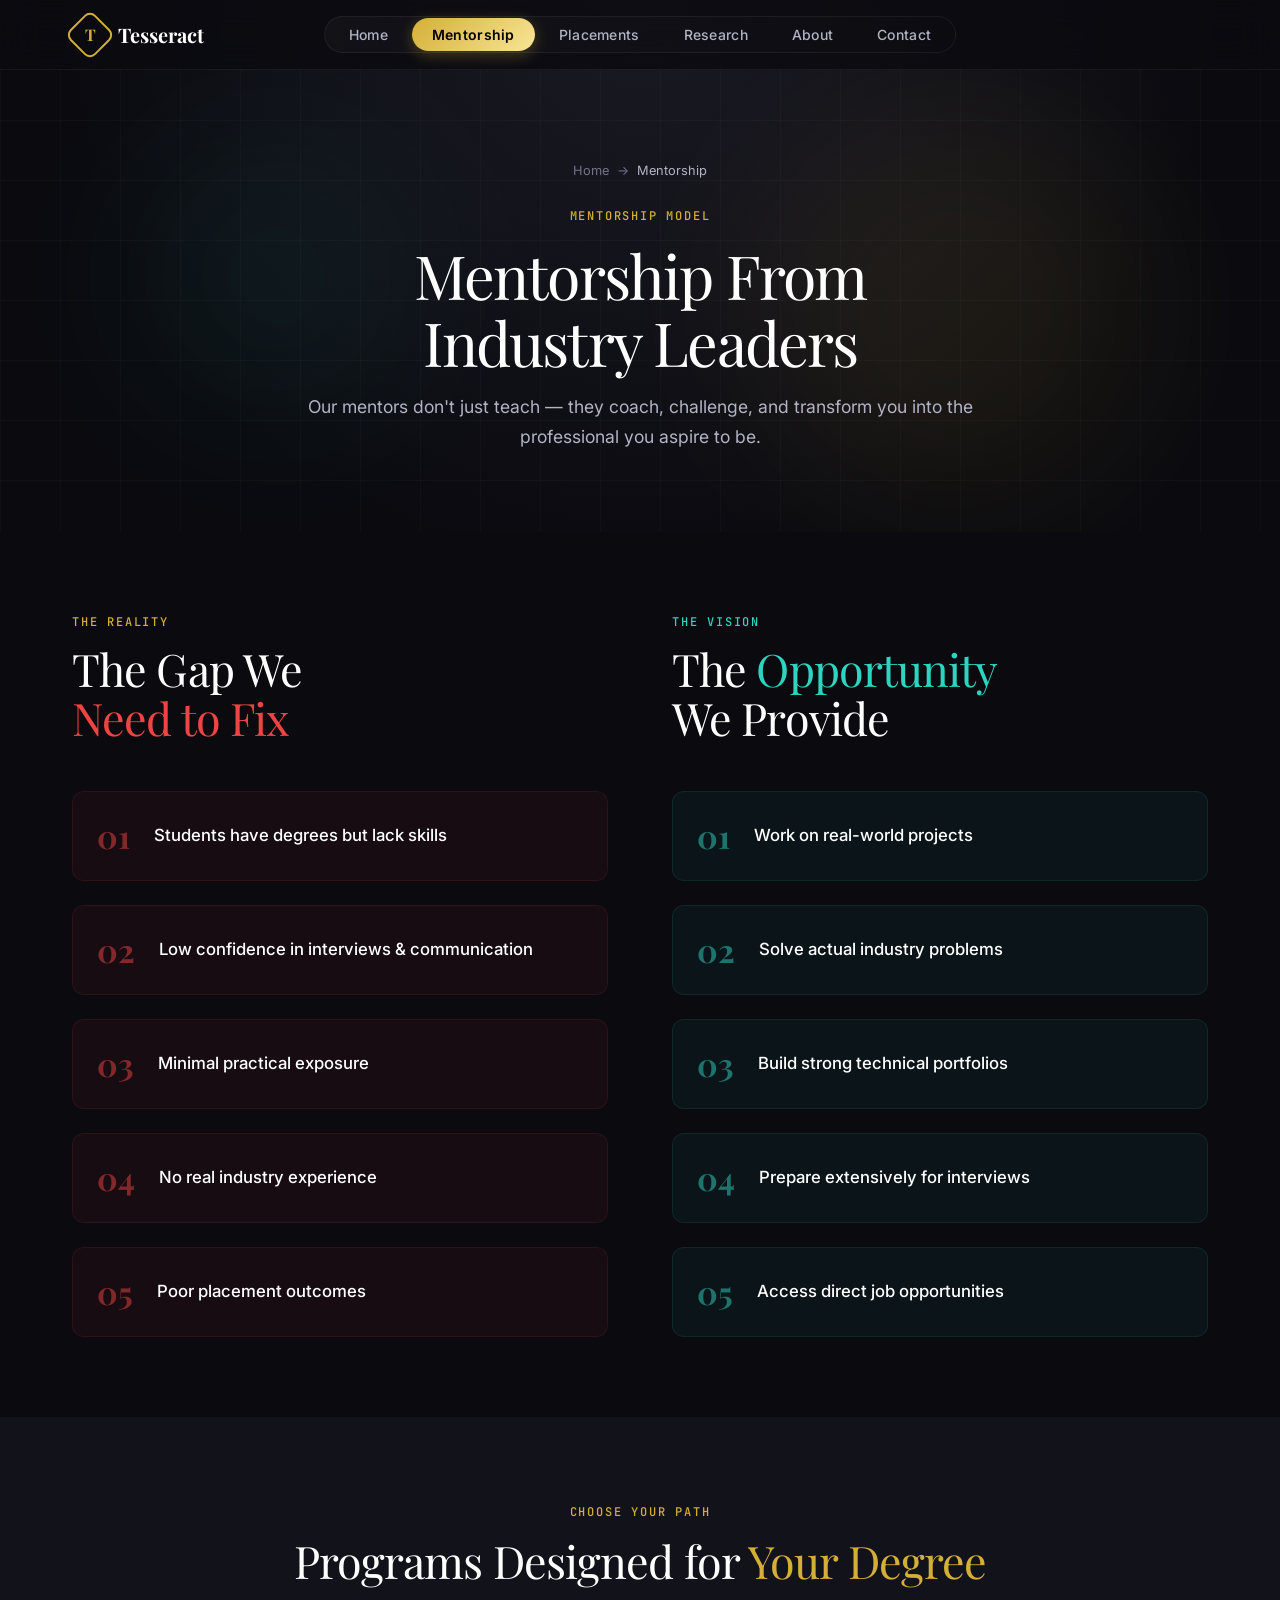
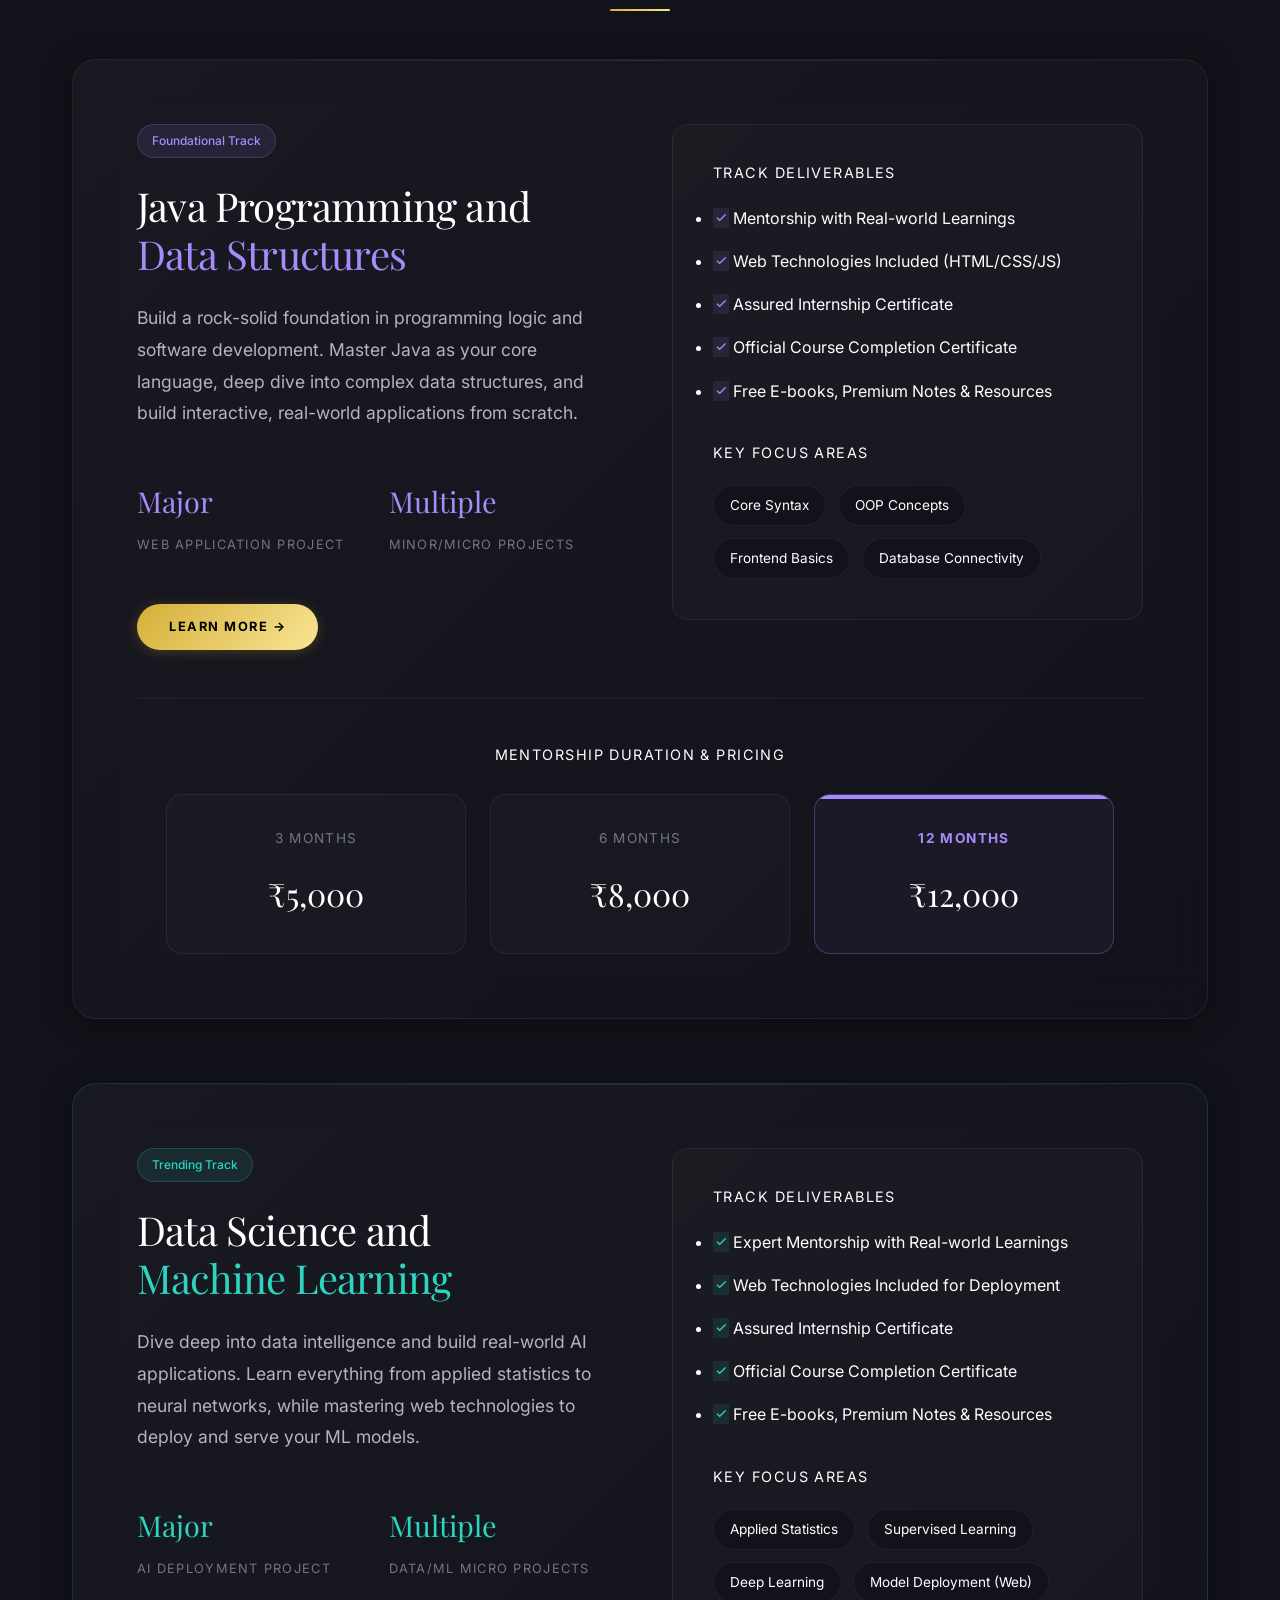
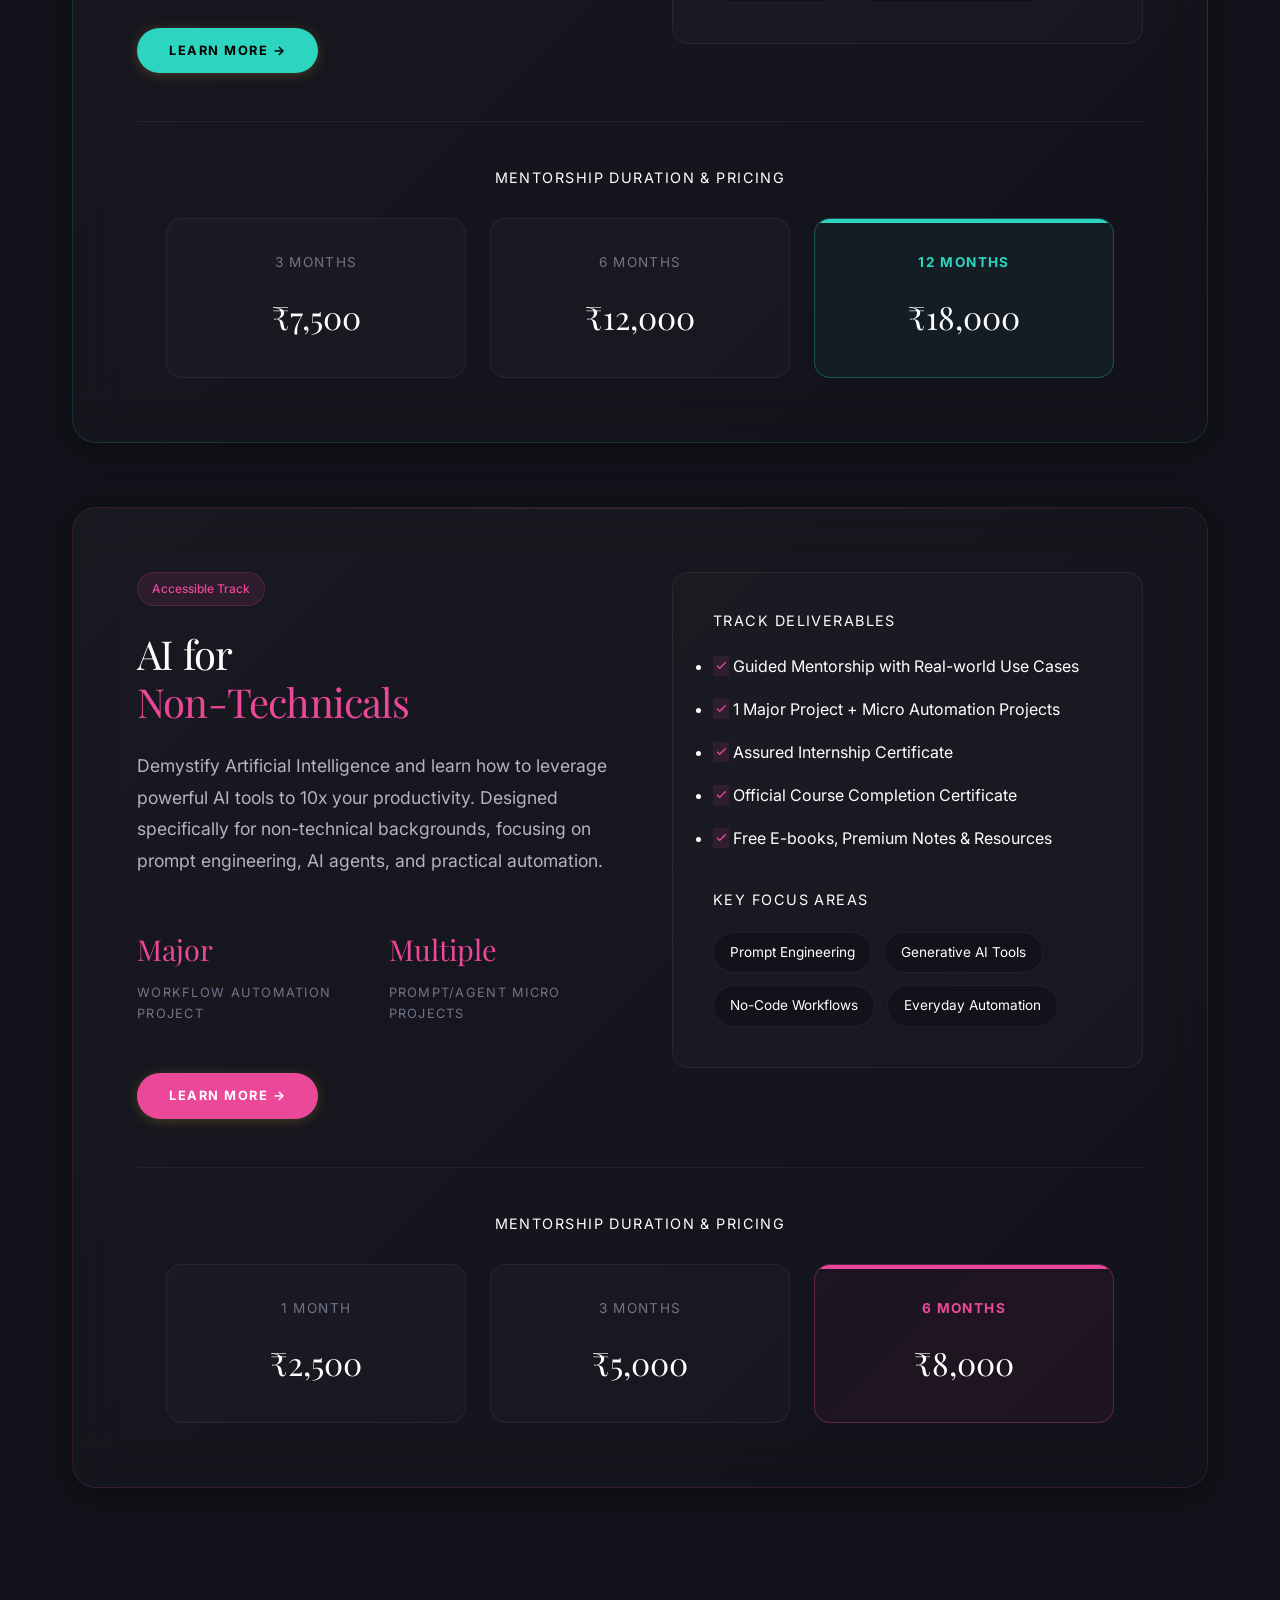
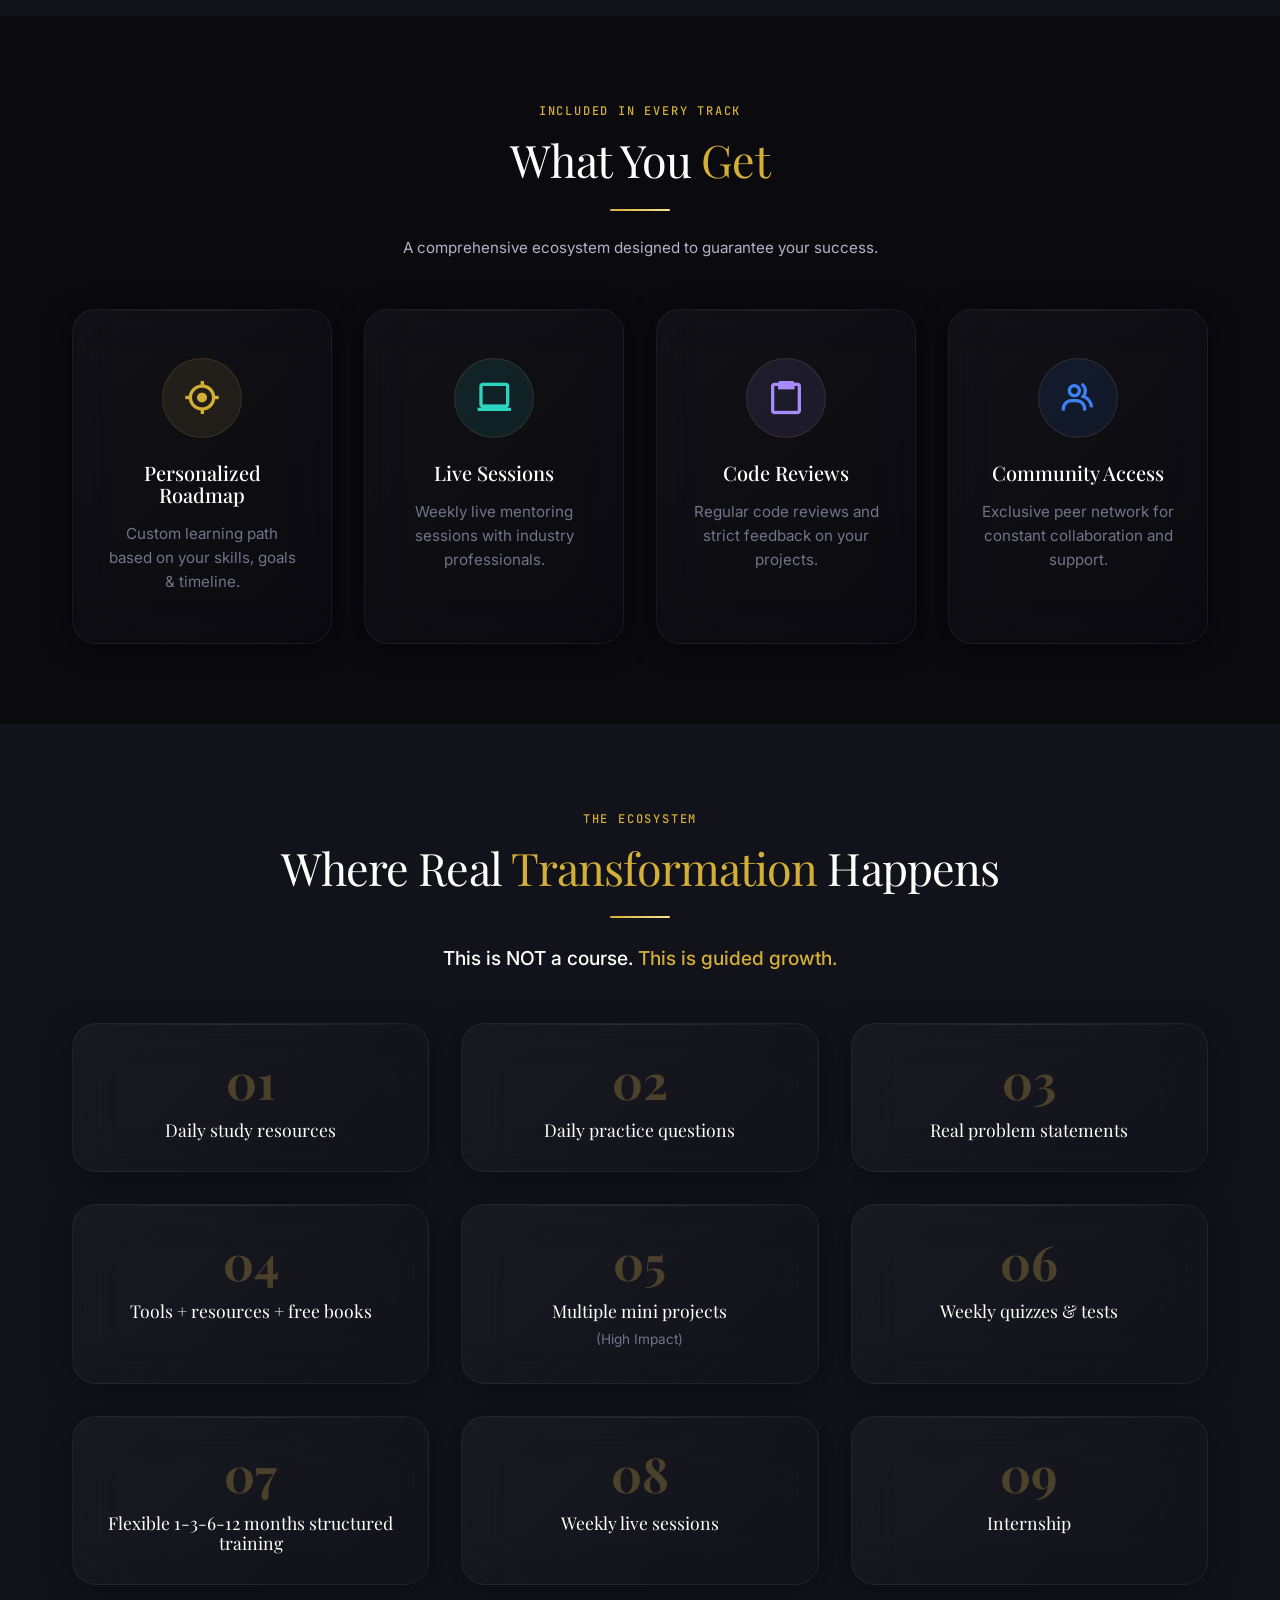
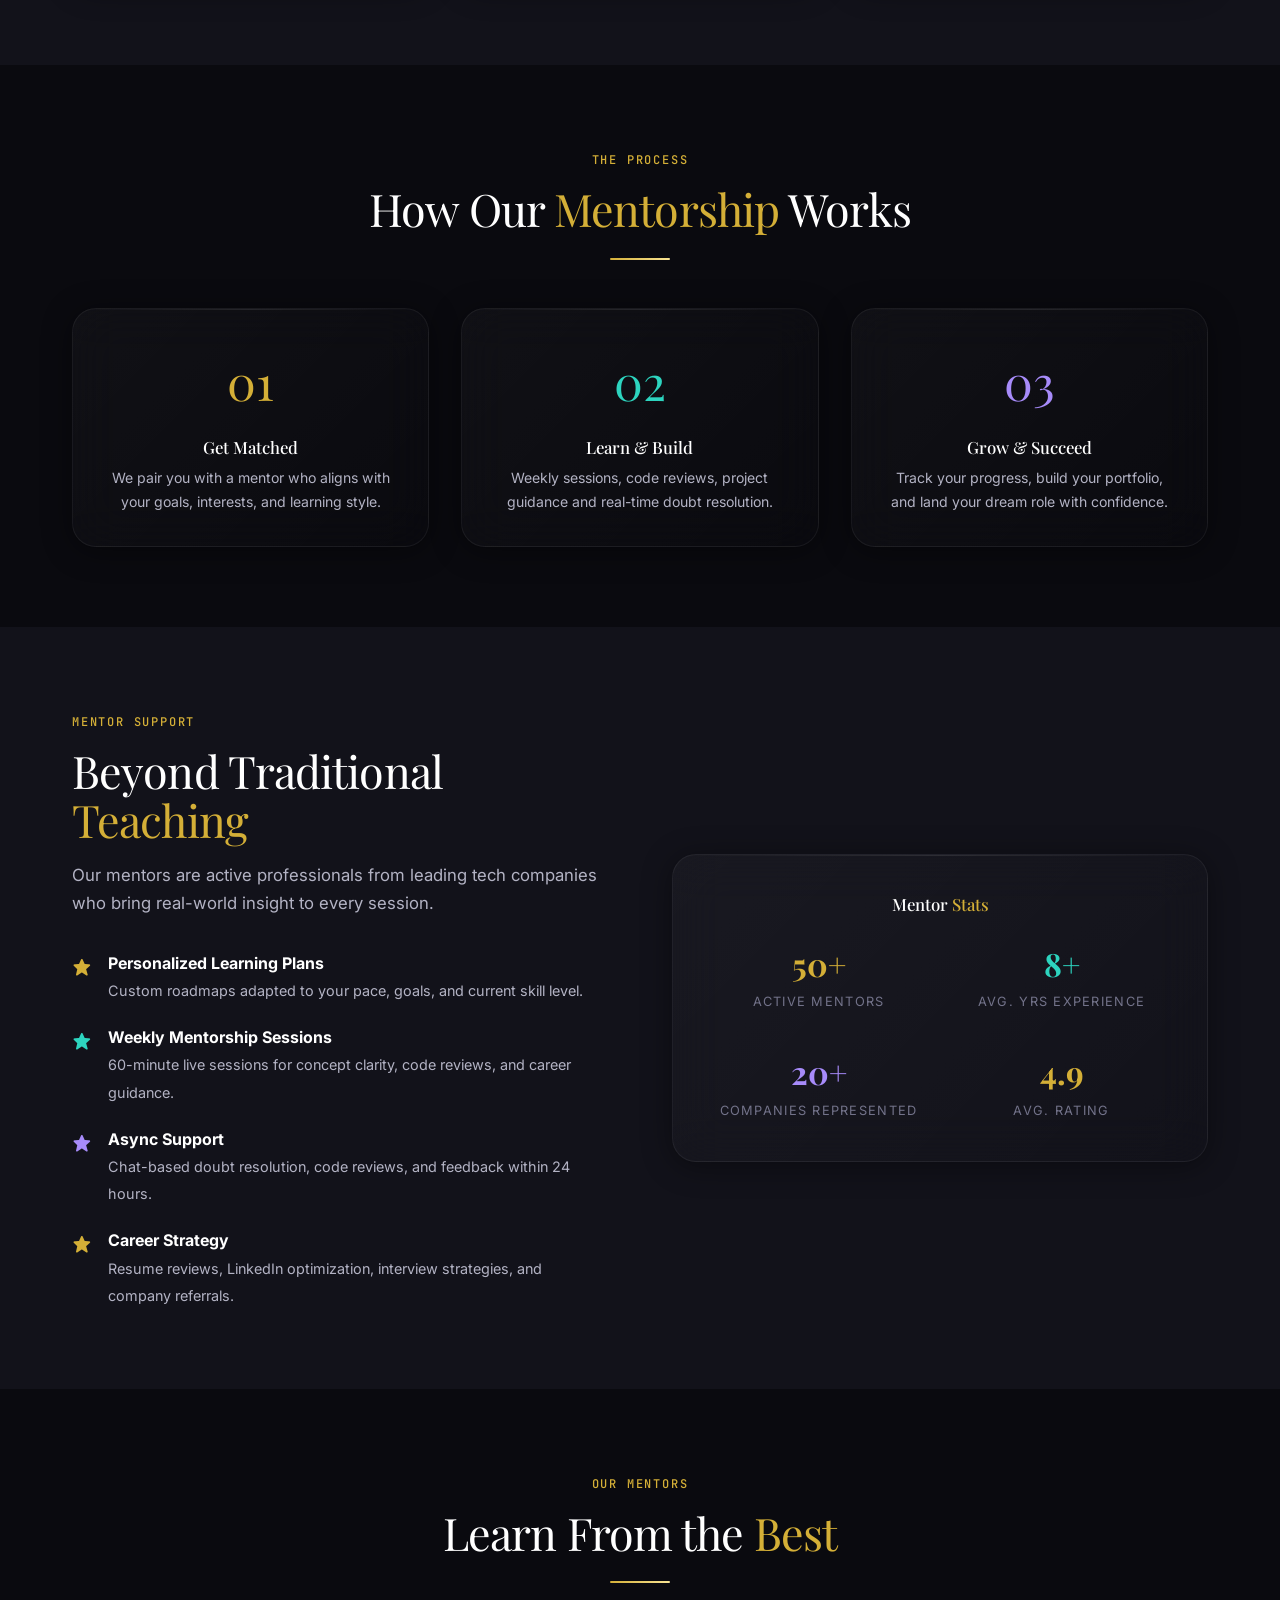
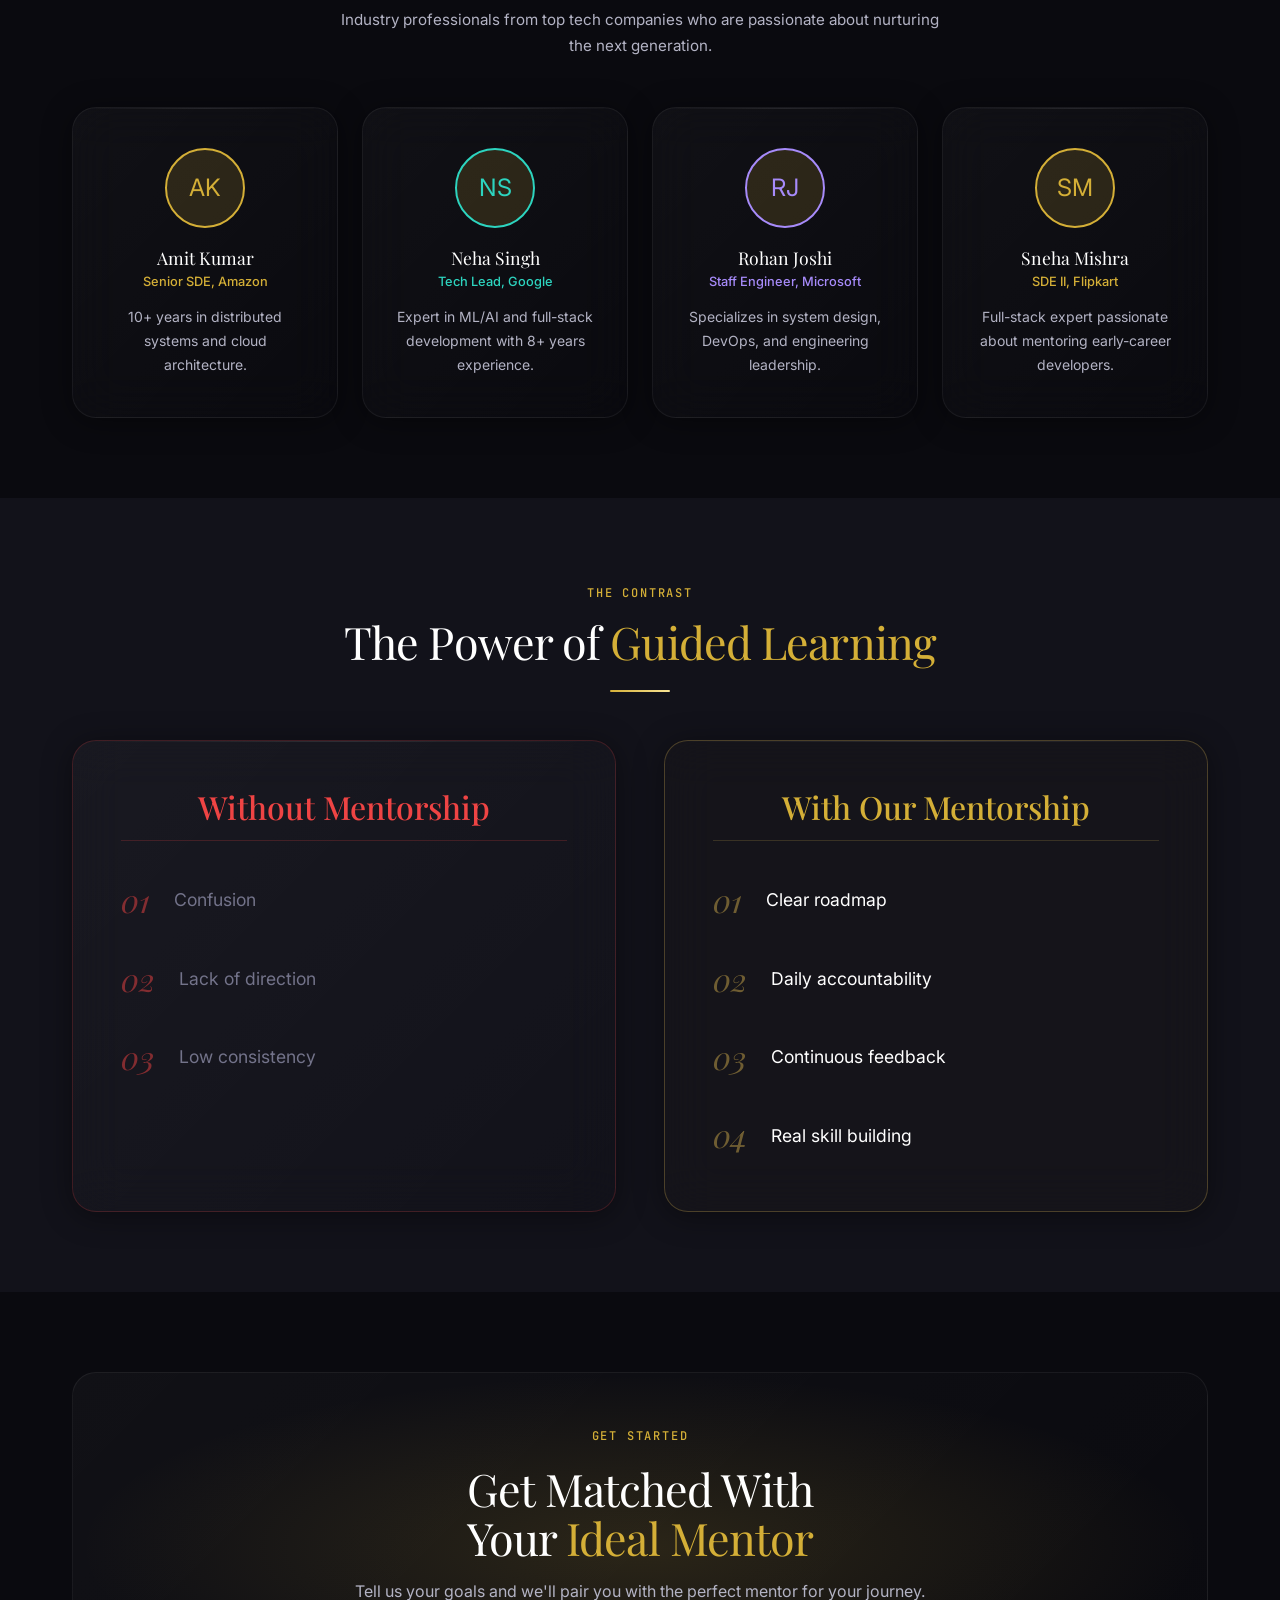
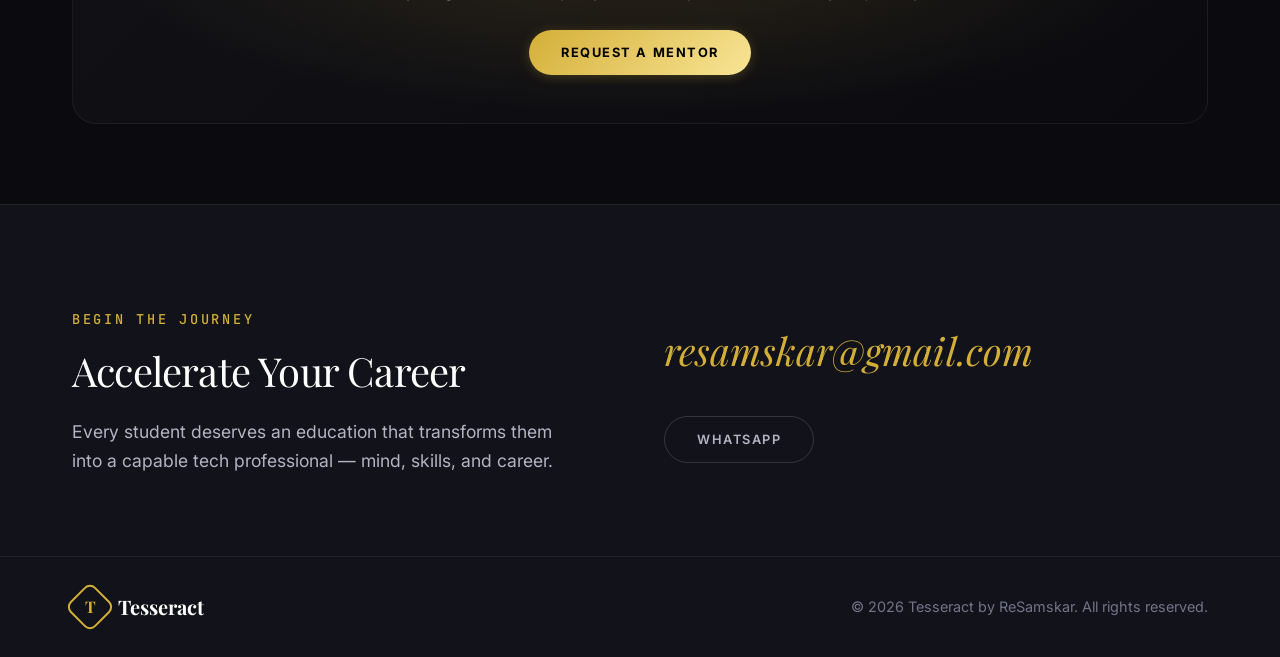
<file: src/Mentorship/index.html>
<!DOCTYPE html>
<html lang="en">

<head>
  <meta charset="UTF-8">
  <meta name="viewport" content="width=device-width, initial-scale=1.0">
  <title>Mentorship — Tesseract by ReSamskar</title>
  <meta name="description"
    content="Experience mentorship with industry professionals. Get personalized guidance, code reviews, and career coaching at Tesseract.">
  <meta name="keywords"
    content="tech mentorship, code review, personalized coding guidance, career coaching IT, expert tech mentors, software engineering mentors">
  <meta property="og:title" content="Mentorship — Tesseract by ReSamskar">
  <meta property="og:description"
    content="Experience mentorship with industry professionals. Get personalized guidance, code reviews, and career coaching at Tesseract.">
  <meta property="og:type" content="website">
  <link rel="stylesheet" href="../../styles.css">
  <link rel="icon" type="image/svg+xml"
    href="data:image/svg+xml,<svg xmlns='http://www.w3.org/2000/svg' viewBox='0 0 100 100'><text y='.9em' font-size='90'>◇</text></svg>">
</head>

<body>

  <nav class="navbar" id="navbar">
    <div class="nav-inner">
      <a href="../../index.html" class="nav-logo">
        <div class="logo-icon"><span>T</span></div>Tesseract
      </a>
      <ul class="nav-links" id="navLinks">
        <li><a href="../../">Home</a></li>
        <li><a href="../Mentorship/" class="active">Mentorship</a></li>
        <li><a href="../Placements/">Placements</a></li>
        <li><a href="../Research/">Research</a></li>
        <li><a href="../About/">About</a></li>
        <li><a href="../Contacts/">Contact</a></li>
      </ul>
      <div class="nav-right">
        <button class="mobile-toggle" id="mobileToggle"
          aria-label="Toggle menu"><span></span><span></span><span></span></button>
      </div>
    </div>
  </nav>

  <section class="page-header">
    <div class="hero-bg">
      <div class="grid-pattern"></div>
      <div class="glow-orb gold"></div>
      <div class="glow-orb teal"></div>
    </div>
    <div class="container" style="position:relative; z-index:2;">
      <div class="breadcrumb"><a href="../../index.html">Home</a><span class="sep">→</span><span
          class="current">Mentorship</span></div>
      <span class="label">Mentorship Model</span>
      <h1>Mentorship From<br><span class="accent">Industry Leaders</span></h1>
      <p>Our mentors don't just teach — they coach, challenge, and transform you into the professional you aspire to be.
      </p>
    </div>
  </section>

  <!-- The Gap & The Opportunity -->
  <section class="section">
    <div class="container">
      <div class="grid-2" style="gap:4rem;">
        <!-- The Gap -->
        <div class="fade-in" style="display: flex; flex-direction: column;">
          <div style="margin-bottom: 3rem; display: flex; flex-direction: column; justify-content: flex-start;">
            <span class="label">The Reality</span>
            <h2 style="margin-top:0.75rem;">The Gap We<br><span style="color:#ef4444;">Need to Fix</span></h2>
          </div>

          <div style="display:flex; flex-direction:column; gap:1.5rem; flex-grow: 1;">
            <div
              style="display:flex; align-items:center; gap:1.5rem; padding: 1rem 1.5rem; background:rgba(239,68,68,0.05); border:1px solid rgba(239,68,68,0.1); border-radius:0.75rem; min-height: 90px;">
              <div
                style="font-family:var(--font-heading); font-size:2rem; color:rgba(239,68,68,0.5); font-weight:700; line-height:1; flex-shrink:0;">
                01</div>
              <div style="font-size:1.05rem; color:var(--text); font-weight:500;">Students have degrees but lack skills
              </div>
            </div>
            <div
              style="display:flex; align-items:center; gap:1.5rem; padding: 1rem 1.5rem; background:rgba(239,68,68,0.05); border:1px solid rgba(239,68,68,0.1); border-radius:0.75rem; min-height: 90px;">
              <div
                style="font-family:var(--font-heading); font-size:2rem; color:rgba(239,68,68,0.5); font-weight:700; line-height:1; flex-shrink:0;">
                02</div>
              <div style="font-size:1.05rem; color:var(--text); font-weight:500;">Low confidence in interviews &
                communication</div>
            </div>
            <div
              style="display:flex; align-items:center; gap:1.5rem; padding: 1rem 1.5rem; background:rgba(239,68,68,0.05); border:1px solid rgba(239,68,68,0.1); border-radius:0.75rem; min-height: 90px;">
              <div
                style="font-family:var(--font-heading); font-size:2rem; color:rgba(239,68,68,0.5); font-weight:700; line-height:1; flex-shrink:0;">
                03</div>
              <div style="font-size:1.05rem; color:var(--text); font-weight:500;">Minimal practical exposure</div>
            </div>
            <div
              style="display:flex; align-items:center; gap:1.5rem; padding: 1rem 1.5rem; background:rgba(239,68,68,0.05); border:1px solid rgba(239,68,68,0.1); border-radius:0.75rem; min-height: 90px;">
              <div
                style="font-family:var(--font-heading); font-size:2rem; color:rgba(239,68,68,0.5); font-weight:700; line-height:1; flex-shrink:0;">
                04</div>
              <div style="font-size:1.05rem; color:var(--text); font-weight:500;">No real industry experience</div>
            </div>
            <div
              style="display:flex; align-items:center; gap:1.5rem; padding: 1rem 1.5rem; background:rgba(239,68,68,0.05); border:1px solid rgba(239,68,68,0.1); border-radius:0.75rem; min-height: 90px;">
              <div
                style="font-family:var(--font-heading); font-size:2rem; color:rgba(239,68,68,0.5); font-weight:700; line-height:1; flex-shrink:0;">
                05</div>
              <div style="font-size:1.05rem; color:var(--text); font-weight:500;">Poor placement outcomes</div>
            </div>
          </div>
        </div>

        <!-- The Opportunity -->
        <div class="fade-in fade-in-delay-2" style="display: flex; flex-direction: column;">
          <div style="margin-bottom: 3rem; display: flex; flex-direction: column; justify-content: flex-start;">
            <span class="label" style="color:var(--teal);">The Vision</span>
            <h2 style="margin-top:0.75rem;">The <span class="text-teal">Opportunity</span><br>We Provide</h2>
          </div>

          <div style="display:flex; flex-direction:column; gap:1.5rem; flex-grow: 1;">
            <div
              style="display:flex; align-items:center; gap:1.5rem; padding: 1rem 1.5rem; background:rgba(45,212,191,0.05); border:1px solid rgba(45,212,191,0.1); border-radius:0.75rem; min-height: 90px;">
              <div
                style="font-family:var(--font-heading); font-size:2rem; color:rgba(45,212,191,0.5); font-weight:700; line-height:1; flex-shrink:0;">
                01</div>
              <div style="font-size:1.05rem; color:var(--text); font-weight:500;">Work on real-world projects</div>
            </div>
            <div
              style="display:flex; align-items:center; gap:1.5rem; padding: 1rem 1.5rem; background:rgba(45,212,191,0.05); border:1px solid rgba(45,212,191,0.1); border-radius:0.75rem; min-height: 90px;">
              <div
                style="font-family:var(--font-heading); font-size:2rem; color:rgba(45,212,191,0.5); font-weight:700; line-height:1; flex-shrink:0;">
                02</div>
              <div style="font-size:1.05rem; color:var(--text); font-weight:500;">Solve actual industry problems</div>
            </div>
            <div
              style="display:flex; align-items:center; gap:1.5rem; padding: 1rem 1.5rem; background:rgba(45,212,191,0.05); border:1px solid rgba(45,212,191,0.1); border-radius:0.75rem; min-height: 90px;">
              <div
                style="font-family:var(--font-heading); font-size:2rem; color:rgba(45,212,191,0.5); font-weight:700; line-height:1; flex-shrink:0;">
                03</div>
              <div style="font-size:1.05rem; color:var(--text); font-weight:500;">Build strong technical portfolios
              </div>
            </div>
            <div
              style="display:flex; align-items:center; gap:1.5rem; padding: 1rem 1.5rem; background:rgba(45,212,191,0.05); border:1px solid rgba(45,212,191,0.1); border-radius:0.75rem; min-height: 90px;">
              <div
                style="font-family:var(--font-heading); font-size:2rem; color:rgba(45,212,191,0.5); font-weight:700; line-height:1; flex-shrink:0;">
                04</div>
              <div style="font-size:1.05rem; color:var(--text); font-weight:500;">Prepare extensively for interviews
              </div>
            </div>
            <div
              style="display:flex; align-items:center; gap:1.5rem; padding: 1rem 1.5rem; background:rgba(45,212,191,0.05); border:1px solid rgba(45,212,191,0.1); border-radius:0.75rem; min-height: 90px;">
              <div
                style="font-family:var(--font-heading); font-size:2rem; color:rgba(45,212,191,0.5); font-weight:700; line-height:1; flex-shrink:0;">
                05</div>
              <div style="font-size:1.05rem; color:var(--text); font-weight:500;">Access direct job opportunities</div>
            </div>
          </div>
        </div>
      </div>
    </div>
  </section>

  <!-- Programs Detail -->
  <section class="section" id="programs-list" style="background:var(--bg-secondary);">
    <div class="container">
      <div class="section-header fade-in">
        <span class="label">Choose Your Path</span>
        <h2>Programs Designed for <span class="text-accent">Your Degree</span></h2>
        <div class="divider"></div>
      </div>

      <!-- Course 1: Java Programming and Data Structures -->
      <div class="glass-card fade-in" style="margin-bottom:4rem; padding:4rem;">
        <div class="grid-2" style="align-items:start; gap:4rem;">
          <div>
            <span class="badge"
              style="background:rgba(167,139,250,0.1); color:var(--purple); border-color:rgba(167,139,250,0.2);">Foundational
              Track</span>
            <h2 style="margin-top:1.5rem; font-size:2.5rem; line-height:1.2;">Java Programming and <br><span
                style="color:var(--purple);">Data Structures</span></h2>
            <p style="margin-top:1.5rem; font-size:1.1rem; line-height:1.8;">Build a rock-solid foundation in
              programming logic and software development. Master Java as your core language, deep dive into complex data
              structures, and build interactive, real-world applications from scratch.</p>

            <div style="margin-top:3rem; display:grid; grid-template-columns: repeat(2, 1fr); gap: 2rem;">
              <div>
                <div style="font-family:var(--font-heading); font-size:1.8rem; color:var(--purple);">Major</div>
                <div
                  style="font-size:0.8rem; color:var(--text-muted); text-transform:uppercase; letter-spacing:0.1em; margin-top:0.5rem;">
                  Web Application Project</div>
              </div>
              <div>
                <div style="font-family:var(--font-heading); font-size:1.8rem; color:var(--purple);">Multiple</div>
                <div
                  style="font-size:0.8rem; color:var(--text-muted); text-transform:uppercase; letter-spacing:0.1em; margin-top:0.5rem;">
                  Minor/Micro Projects</div>
              </div>
            </div>

            <div style="margin-top: 3rem;">
              <a href="../Java_Programming_and_DSA/index.html" class="btn btn-primary"
                style="padding: 0.75rem 2rem; border-radius: 50px;">Learn More &rarr;</a>
            </div>
          </div>

          <div>
            <div
              style="background: rgba(255,255,255,0.02); border: 1px solid var(--glass-border); border-radius: 1rem; padding: 2.5rem;">
              <h4
                style="font-family:var(--font-body); font-size:0.9rem; color:var(--text); text-transform:uppercase; letter-spacing:0.1em; margin-bottom:1.5rem;">
                Track Deliverables</h4>
              <ul class="feature-list" style="display: flex; flex-direction: column; gap: 1rem;">
                <li><span class="check" style="background:rgba(167,139,250,0.1); color:var(--purple);"><i
                      class='bx bx-check'></i></span> Mentorship with Real-world Learnings</li>
                <li><span class="check" style="background:rgba(167,139,250,0.1); color:var(--purple);"><i
                      class='bx bx-check'></i></span> Web Technologies Included (HTML/CSS/JS)</li>
                <li><span class="check" style="background:rgba(167,139,250,0.1); color:var(--purple);"><i
                      class='bx bx-check'></i></span> Assured Internship Certificate</li>
                <li><span class="check" style="background:rgba(167,139,250,0.1); color:var(--purple);"><i
                      class='bx bx-check'></i></span> Official Course Completion Certificate</li>
                <li><span class="check" style="background:rgba(167,139,250,0.1); color:var(--purple);"><i
                      class='bx bx-check'></i></span> Free E-books, Premium Notes & Resources</li>
              </ul>

              <h4
                style="font-family:var(--font-body); font-size:0.9rem; color:var(--text); text-transform:uppercase; letter-spacing:0.1em; margin-top:2.5rem; margin-bottom:1.5rem;">
                Key Focus Areas</h4>
              <div style="display: flex; flex-wrap: wrap; gap: 0.75rem;">
                <span
                  style="padding: 0.5rem 1rem; background: var(--bg-secondary); border: 1px solid var(--glass-border); border-radius: 50px; font-size: 0.85rem;">Core
                  Syntax</span>
                <span
                  style="padding: 0.5rem 1rem; background: var(--bg-secondary); border: 1px solid var(--glass-border); border-radius: 50px; font-size: 0.85rem;">OOP
                  Concepts</span>
                <span
                  style="padding: 0.5rem 1rem; background: var(--bg-secondary); border: 1px solid var(--glass-border); border-radius: 50px; font-size: 0.85rem;">Frontend
                  Basics</span>
                <span
                  style="padding: 0.5rem 1rem; background: var(--bg-secondary); border: 1px solid var(--glass-border); border-radius: 50px; font-size: 0.85rem;">Database
                  Connectivity</span>
              </div>
            </div>
          </div>
        </div>

        <!-- Pricing -->
        <div style="margin-top:3rem; padding-top:3rem; border-top: 1px solid rgba(255,255,255,0.05);">
          <h4
            style="font-family:var(--font-body); font-size:0.9rem; color:var(--text); text-transform:uppercase; letter-spacing:0.1em; margin-bottom:2rem; text-align:center;">
            Mentorship Duration & Pricing</h4>
          <div style="display:flex; gap:1.5rem; flex-wrap:wrap; justify-content:center;">
            <div
              style="flex:1; min-width:200px; max-width:300px; background:rgba(255,255,255,0.02); border:1px solid var(--glass-border); border-radius:1rem; padding:2rem; text-align:center;">
              <div
                style="font-size:0.85rem; color:var(--text-muted); text-transform:uppercase; letter-spacing:0.1em; margin-bottom:1rem;">
                3 Months</div>
              <div style="font-family:var(--font-heading); font-size:2rem; color:var(--text-primary);">₹5,000</div>
            </div>
            <div
              style="flex:1; min-width:200px; max-width:300px; background:rgba(255,255,255,0.02); border:1px solid var(--glass-border); border-radius:1rem; padding:2rem; text-align:center;">
              <div
                style="font-size:0.85rem; color:var(--text-muted); text-transform:uppercase; letter-spacing:0.1em; margin-bottom:1rem;">
                6 Months</div>
              <div style="font-family:var(--font-heading); font-size:2rem; color:var(--text-primary);">₹8,000</div>
            </div>
            <div
              style="flex:1; min-width:200px; max-width:300px; background:rgba(167,139,250,0.05); border:1px solid rgba(167,139,250,0.3); border-radius:1rem; padding:2rem; text-align:center; position:relative; overflow:hidden;">
              <div style="position:absolute; top:0; left:0; width:100%; height:4px; background:var(--purple);"></div>
              <div
                style="font-size:0.85rem; color:var(--purple); text-transform:uppercase; letter-spacing:0.1em; margin-bottom:1rem; font-weight:bold;">
                12 Months</div>
              <div style="font-family:var(--font-heading); font-size:2rem; color:var(--text-primary);">₹12,000</div>
            </div>
          </div>
        </div>
      </div>

      <!-- Course 2: Data Science & ML -->
      <div class="glass-card fade-in" style="margin-bottom:4rem; padding:4rem; border-color:rgba(45,212,191,0.15);">
        <div class="grid-2" style="align-items:start; gap:4rem;">
          <div>
            <span class="badge"
              style="background:rgba(45,212,191,0.1); color:var(--teal); border-color:rgba(45,212,191,0.2);">Trending
              Track</span>
            <h2 style="margin-top:1.5rem; font-size:2.5rem; line-height:1.2;">Data Science and <br><span
                class="text-teal">Machine Learning</span></h2>
            <p style="margin-top:1.5rem; font-size:1.1rem; line-height:1.8;">Dive deep into data intelligence and build
              real-world AI applications. Learn everything from applied statistics to neural networks, while mastering
              web technologies to deploy and serve your ML models.</p>

            <div style="margin-top:3rem; display:grid; grid-template-columns: repeat(2, 1fr); gap: 2rem;">
              <div>
                <div style="font-family:var(--font-heading); font-size:1.8rem; color:var(--teal);">Major</div>
                <div
                  style="font-size:0.8rem; color:var(--text-muted); text-transform:uppercase; letter-spacing:0.1em; margin-top:0.5rem;">
                  AI Deployment Project</div>
              </div>
              <div>
                <div style="font-family:var(--font-heading); font-size:1.8rem; color:var(--teal);">Multiple</div>
                <div
                  style="font-size:0.8rem; color:var(--text-muted); text-transform:uppercase; letter-spacing:0.1em; margin-top:0.5rem;">
                  Data/ML Micro Projects</div>
              </div>
            </div>

            <div style="margin-top: 3rem;">
              <a href="../Python_and_Data_Science/index.html" class="btn btn-primary"
                style="padding: 0.75rem 2rem; border-radius: 50px; background: var(--teal); border-color: var(--teal); color: #000;">Learn
                More &rarr;</a>
            </div>
          </div>

          <div>
            <div
              style="background: rgba(255,255,255,0.02); border: 1px solid var(--glass-border); border-radius: 1rem; padding: 2.5rem;">
              <h4
                style="font-family:var(--font-body); font-size:0.9rem; color:var(--text); text-transform:uppercase; letter-spacing:0.1em; margin-bottom:1.5rem;">
                Track Deliverables</h4>
              <ul class="feature-list" style="display: flex; flex-direction: column; gap: 1rem;">
                <li><span class="check" style="background:rgba(45,212,191,0.1); color:var(--teal);"><i
                      class='bx bx-check'></i></span> Expert Mentorship with Real-world Learnings</li>
                <li><span class="check" style="background:rgba(45,212,191,0.1); color:var(--teal);"><i
                      class='bx bx-check'></i></span> Web Technologies Included for Deployment</li>
                <li><span class="check" style="background:rgba(45,212,191,0.1); color:var(--teal);"><i
                      class='bx bx-check'></i></span> Assured Internship Certificate</li>
                <li><span class="check" style="background:rgba(45,212,191,0.1); color:var(--teal);"><i
                      class='bx bx-check'></i></span> Official Course Completion Certificate</li>
                <li><span class="check" style="background:rgba(45,212,191,0.1); color:var(--teal);"><i
                      class='bx bx-check'></i></span> Free E-books, Premium Notes & Resources</li>
              </ul>

              <h4
                style="font-family:var(--font-body); font-size:0.9rem; color:var(--text); text-transform:uppercase; letter-spacing:0.1em; margin-top:2.5rem; margin-bottom:1.5rem;">
                Key Focus Areas</h4>
              <div style="display: flex; flex-wrap: wrap; gap: 0.75rem;">
                <span
                  style="padding: 0.5rem 1rem; background: var(--bg-secondary); border: 1px solid var(--glass-border); border-radius: 50px; font-size: 0.85rem;">Applied
                  Statistics</span>
                <span
                  style="padding: 0.5rem 1rem; background: var(--bg-secondary); border: 1px solid var(--glass-border); border-radius: 50px; font-size: 0.85rem;">Supervised
                  Learning</span>
                <span
                  style="padding: 0.5rem 1rem; background: var(--bg-secondary); border: 1px solid var(--glass-border); border-radius: 50px; font-size: 0.85rem;">Deep
                  Learning</span>
                <span
                  style="padding: 0.5rem 1rem; background: var(--bg-secondary); border: 1px solid var(--glass-border); border-radius: 50px; font-size: 0.85rem;">Model
                  Deployment (Web)</span>
              </div>
            </div>
          </div>
        </div>

        <!-- Pricing -->
        <div style="margin-top:3rem; padding-top:3rem; border-top: 1px solid rgba(255,255,255,0.05);">
          <h4
            style="font-family:var(--font-body); font-size:0.9rem; color:var(--text); text-transform:uppercase; letter-spacing:0.1em; margin-bottom:2rem; text-align:center;">
            Mentorship Duration & Pricing</h4>
          <div style="display:flex; gap:1.5rem; flex-wrap:wrap; justify-content:center;">
            <div
              style="flex:1; min-width:200px; max-width:300px; background:rgba(255,255,255,0.02); border:1px solid var(--glass-border); border-radius:1rem; padding:2rem; text-align:center;">
              <div
                style="font-size:0.85rem; color:var(--text-muted); text-transform:uppercase; letter-spacing:0.1em; margin-bottom:1rem;">
                3 Months</div>
              <div style="font-family:var(--font-heading); font-size:2rem; color:var(--text-primary);">₹7,500</div>
            </div>
            <div
              style="flex:1; min-width:200px; max-width:300px; background:rgba(255,255,255,0.02); border:1px solid var(--glass-border); border-radius:1rem; padding:2rem; text-align:center;">
              <div
                style="font-size:0.85rem; color:var(--text-muted); text-transform:uppercase; letter-spacing:0.1em; margin-bottom:1rem;">
                6 Months</div>
              <div style="font-family:var(--font-heading); font-size:2rem; color:var(--text-primary);">₹12,000</div>
            </div>
            <div
              style="flex:1; min-width:200px; max-width:300px; background:rgba(45,212,191,0.05); border:1px solid rgba(45,212,191,0.3); border-radius:1rem; padding:2rem; text-align:center; position:relative; overflow:hidden;">
              <div style="position:absolute; top:0; left:0; width:100%; height:4px; background:var(--teal);"></div>
              <div
                style="font-size:0.85rem; color:var(--teal); text-transform:uppercase; letter-spacing:0.1em; margin-bottom:1rem; font-weight:bold;">
                12 Months</div>
              <div style="font-family:var(--font-heading); font-size:2rem; color:var(--text-primary);">₹18,000</div>
            </div>
          </div>
        </div>
      </div>



      <!-- Course 3: AI for Non-Technicals -->
      <div class="glass-card fade-in" style="margin-bottom:3rem; padding:4rem; border-color:rgba(236,72,153,0.15);">
        <div class="grid-2" style="align-items:start; gap:4rem;">
          <div>
            <span class="badge"
              style="background:rgba(236,72,153,0.1); color:#ec4899; border-color:rgba(236,72,153,0.2);">Accessible
              Track</span>
            <h2 style="margin-top:1.5rem; font-size:2.5rem; line-height:1.2;">AI for <br><span
                style="color:#ec4899;">Non-Technicals</span></h2>
            <p style="margin-top:1.5rem; font-size:1.1rem; line-height:1.8;">Demystify Artificial Intelligence and learn
              how to leverage powerful AI tools to 10x your productivity. Designed specifically for non-technical
              backgrounds, focusing on prompt engineering, AI agents, and practical automation.</p>

            <div style="margin-top:3rem; display:grid; grid-template-columns: repeat(2, 1fr); gap: 2rem;">
              <div>
                <div style="font-family:var(--font-heading); font-size:1.8rem; color:#ec4899;">Major</div>
                <div
                  style="font-size:0.8rem; color:var(--text-muted); text-transform:uppercase; letter-spacing:0.1em; margin-top:0.5rem;">
                  Workflow Automation Project</div>
              </div>
              <div>
                <div style="font-family:var(--font-heading); font-size:1.8rem; color:#ec4899;">Multiple</div>
                <div
                  style="font-size:0.8rem; color:var(--text-muted); text-transform:uppercase; letter-spacing:0.1em; margin-top:0.5rem;">
                  Prompt/Agent Micro Projects</div>
              </div>
            </div>

            <div style="margin-top: 3rem;">
              <a href="../AI_for_non_technicals/index.html" class="btn btn-primary"
                style="padding: 0.75rem 2rem; border-radius: 50px; background: #ec4899; border-color: #ec4899; color: #fff;">Learn
                More &rarr;</a>
            </div>
          </div>

          <div>
            <div
              style="background: rgba(255,255,255,0.02); border: 1px solid var(--glass-border); border-radius: 1rem; padding: 2.5rem;">
              <h4
                style="font-family:var(--font-body); font-size:0.9rem; color:var(--text); text-transform:uppercase; letter-spacing:0.1em; margin-bottom:1.5rem;">
                Track Deliverables</h4>
              <ul class="feature-list" style="display: flex; flex-direction: column; gap: 1rem;">
                <li><span class="check" style="background:rgba(236,72,153,0.1); color:#ec4899;"><i
                      class='bx bx-check'></i></span> Guided Mentorship with Real-world Use Cases</li>
                <li><span class="check" style="background:rgba(236,72,153,0.1); color:#ec4899;"><i
                      class='bx bx-check'></i></span> 1 Major Project + Micro Automation Projects</li>
                <li><span class="check" style="background:rgba(236,72,153,0.1); color:#ec4899;"><i
                      class='bx bx-check'></i></span> Assured Internship Certificate</li>
                <li><span class="check" style="background:rgba(236,72,153,0.1); color:#ec4899;"><i
                      class='bx bx-check'></i></span> Official Course Completion Certificate</li>
                <li><span class="check" style="background:rgba(236,72,153,0.1); color:#ec4899;"><i
                      class='bx bx-check'></i></span> Free E-books, Premium Notes & Resources</li>
              </ul>

              <h4
                style="font-family:var(--font-body); font-size:0.9rem; color:var(--text); text-transform:uppercase; letter-spacing:0.1em; margin-top:2.5rem; margin-bottom:1.5rem;">
                Key Focus Areas</h4>
              <div style="display: flex; flex-wrap: wrap; gap: 0.75rem;">
                <span
                  style="padding: 0.5rem 1rem; background: var(--bg-secondary); border: 1px solid var(--glass-border); border-radius: 50px; font-size: 0.85rem;">Prompt
                  Engineering</span>
                <span
                  style="padding: 0.5rem 1rem; background: var(--bg-secondary); border: 1px solid var(--glass-border); border-radius: 50px; font-size: 0.85rem;">Generative
                  AI Tools</span>
                <span
                  style="padding: 0.5rem 1rem; background: var(--bg-secondary); border: 1px solid var(--glass-border); border-radius: 50px; font-size: 0.85rem;">No-Code
                  Workflows</span>
                <span
                  style="padding: 0.5rem 1rem; background: var(--bg-secondary); border: 1px solid var(--glass-border); border-radius: 50px; font-size: 0.85rem;">Everyday
                  Automation</span>
              </div>
            </div>
          </div>
        </div>

        <!-- Pricing -->
        <div style="margin-top:3rem; padding-top:3rem; border-top: 1px solid rgba(255,255,255,0.05);">
          <h4
            style="font-family:var(--font-body); font-size:0.9rem; color:var(--text); text-transform:uppercase; letter-spacing:0.1em; margin-bottom:2rem; text-align:center;">
            Mentorship Duration & Pricing</h4>
          <div style="display:flex; gap:1.5rem; flex-wrap:wrap; justify-content:center;">
            <div
              style="flex:1; min-width:200px; max-width:300px; background:rgba(255,255,255,0.02); border:1px solid var(--glass-border); border-radius:1rem; padding:2rem; text-align:center;">
              <div
                style="font-size:0.85rem; color:var(--text-muted); text-transform:uppercase; letter-spacing:0.1em; margin-bottom:1rem;">
                1 Month</div>
              <div style="font-family:var(--font-heading); font-size:2rem; color:var(--text-primary);">₹2,500</div>
            </div>
            <div
              style="flex:1; min-width:200px; max-width:300px; background:rgba(255,255,255,0.02); border:1px solid var(--glass-border); border-radius:1rem; padding:2rem; text-align:center;">
              <div
                style="font-size:0.85rem; color:var(--text-muted); text-transform:uppercase; letter-spacing:0.1em; margin-bottom:1rem;">
                3 Months</div>
              <div style="font-family:var(--font-heading); font-size:2rem; color:var(--text-primary);">₹5,000</div>
            </div>
            <div
              style="flex:1; min-width:200px; max-width:300px; background:rgba(236,72,153,0.05); border:1px solid rgba(236,72,153,0.3); border-radius:1rem; padding:2rem; text-align:center; position:relative; overflow:hidden;">
              <div style="position:absolute; top:0; left:0; width:100%; height:4px; background:#ec4899;"></div>
              <div
                style="font-size:0.85rem; color:#ec4899; text-transform:uppercase; letter-spacing:0.1em; margin-bottom:1rem; font-weight:bold;">
                6 Months</div>
              <div style="font-family:var(--font-heading); font-size:2rem; color:var(--text-primary);">₹8,000</div>
            </div>
          </div>
        </div>
      </div>
    </div>
  </section>

  <!-- What You Get -->
  <style>
    .glass-card-hover {
      transition: transform 0.3s ease, border-color 0.3s ease, box-shadow 0.3s ease;
    }

    .glass-card-hover:hover {
      transform: translateY(-5px);
      border-color: rgba(201, 168, 76, 0.3);
      box-shadow: 0 10px 30px rgba(0, 0, 0, 0.2);
    }
  </style>
  <section class="section">
    <div class="container">
      <div class="section-header fade-in">
        <span class="label">Included in Every Track</span>
        <h2>What You <span class="text-accent">Get</span></h2>
        <div class="divider"></div>
        <p class="section-subtitle">A comprehensive ecosystem designed to guarantee your success.</p>
      </div>
      <div class="grid-4" style="gap: 2rem; margin-top: 3rem;">
        <div class="glass-card glass-card-hover fade-in fade-in-delay-1" style="text-align:center; padding: 3rem 2rem;">
          <div class="icon-box"
            style="margin:0 auto 1.5rem; width: 80px; height: 80px; font-size: 2.5rem; display: flex; align-items: center; justify-content: center; background: rgba(201,168,76,0.1); border-radius: 50%; color: var(--accent);">
            <i class='bx bx-target-lock'></i>
          </div>
          <h3 style="font-size: 1.25rem; margin-bottom: 1rem;">Personalized Roadmap</h3>
          <p style="text-align:center; color: var(--text-muted); line-height: 1.6; font-size: 0.95rem;">Custom learning
            path based on your skills, goals & timeline.</p>
        </div>
        <div class="glass-card glass-card-hover fade-in fade-in-delay-2" style="text-align:center; padding: 3rem 2rem;">
          <div class="icon-box"
            style="margin:0 auto 1.5rem; width: 80px; height: 80px; font-size: 2.5rem; display: flex; align-items: center; justify-content: center; background: rgba(45,212,191,0.1); border-radius: 50%; color: var(--teal);">
            <i class='bx bx-laptop'></i>
          </div>
          <h3 style="font-size: 1.25rem; margin-bottom: 1rem;">Live Sessions</h3>
          <p style="text-align:center; color: var(--text-muted); line-height: 1.6; font-size: 0.95rem;">Weekly live
            mentoring sessions with industry professionals.</p>
        </div>
        <div class="glass-card glass-card-hover fade-in fade-in-delay-3" style="text-align:center; padding: 3rem 2rem;">
          <div class="icon-box"
            style="margin:0 auto 1.5rem; width: 80px; height: 80px; font-size: 2.5rem; display: flex; align-items: center; justify-content: center; background: rgba(167,139,250,0.1); border-radius: 50%; color: var(--purple);">
            <i class='bx bx-clipboard'></i>
          </div>
          <h3 style="font-size: 1.25rem; margin-bottom: 1rem;">Code Reviews</h3>
          <p style="text-align:center; color: var(--text-muted); line-height: 1.6; font-size: 0.95rem;">Regular code
            reviews and strict feedback on your projects.</p>
        </div>
        <div class="glass-card glass-card-hover fade-in fade-in-delay-4" style="text-align:center; padding: 3rem 2rem;">
          <div class="icon-box"
            style="margin:0 auto 1.5rem; width: 80px; height: 80px; font-size: 2.5rem; display: flex; align-items: center; justify-content: center; background: rgba(59,130,246,0.1); border-radius: 50%; color: #3b82f6;">
            <i class='bx bx-group'></i>
          </div>
          <h3 style="font-size: 1.25rem; margin-bottom: 1rem;">Community Access</h3>
          <p style="text-align:center; color: var(--text-muted); line-height: 1.6; font-size: 0.95rem;">Exclusive peer
            network for constant collaboration and support.</p>
        </div>
      </div>
    </div>
  </section>

  <!-- Mentorship Transformation -->
  <section class="section" style="background:var(--bg-secondary);">
    <div class="container">
      <div class="section-header fade-in">
        <span class="label">The Ecosystem</span>
        <h2>Where Real <span class="text-accent">Transformation</span> Happens</h2>
        <div class="divider"></div>
        <p class="section-subtitle" style="font-size: 1.2rem; font-weight: 500; color: var(--text);">This is NOT a
          course. <span class="text-accent">This is guided growth.</span></p>
      </div>

      <div class="grid-3" style="margin-top:3rem;">
        <div class="glass-card fade-in fade-in-delay-1" style="text-align:center; padding: 2rem;">
          <div
            style="font-family:var(--font-heading); font-size:3rem; color:rgba(201,168,76,0.3); font-weight:700; line-height:1; margin-bottom: 1rem;">
            01</div>
          <h4 style="font-size: 1.1rem;">Daily study resources</h4>
        </div>
        <div class="glass-card fade-in fade-in-delay-1" style="text-align:center; padding: 2rem;">
          <div
            style="font-family:var(--font-heading); font-size:3rem; color:rgba(201,168,76,0.3); font-weight:700; line-height:1; margin-bottom: 1rem;">
            02</div>
          <h4 style="font-size: 1.1rem;">Daily practice questions</h4>
        </div>
        <div class="glass-card fade-in fade-in-delay-1" style="text-align:center; padding: 2rem;">
          <div
            style="font-family:var(--font-heading); font-size:3rem; color:rgba(201,168,76,0.3); font-weight:700; line-height:1; margin-bottom: 1rem;">
            03</div>
          <h4 style="font-size: 1.1rem;">Real problem statements</h4>
        </div>
        <div class="glass-card fade-in fade-in-delay-2" style="text-align:center; padding: 2rem;">
          <div
            style="font-family:var(--font-heading); font-size:3rem; color:rgba(201,168,76,0.3); font-weight:700; line-height:1; margin-bottom: 1rem;">
            04</div>
          <h4 style="font-size: 1.1rem;">Tools + resources + free books</h4>
        </div>
        <div class="glass-card fade-in fade-in-delay-2" style="text-align:center; padding: 2rem;">
          <div
            style="font-family:var(--font-heading); font-size:3rem; color:rgba(201,168,76,0.3); font-weight:700; line-height:1; margin-bottom: 1rem;">
            05</div>
          <h4 style="font-size: 1.1rem;">Multiple mini projects</h4>
          <p style="font-size: 0.85rem; color:var(--text-muted); margin-top: 0.5rem;">(High Impact)</p>
        </div>
        <div class="glass-card fade-in fade-in-delay-2" style="text-align:center; padding: 2rem;">
          <div
            style="font-family:var(--font-heading); font-size:3rem; color:rgba(201,168,76,0.3); font-weight:700; line-height:1; margin-bottom: 1rem;">
            06</div>
          <h4 style="font-size: 1.1rem;">Weekly quizzes & tests</h4>
        </div>
        <div class="glass-card fade-in fade-in-delay-3" style="text-align:center; padding: 2rem;">
          <div
            style="font-family:var(--font-heading); font-size:3rem; color:rgba(201,168,76,0.3); font-weight:700; line-height:1; margin-bottom: 1rem;">
            07</div>
          <h4 style="font-size: 1.1rem;">Flexible 1-3-6-12 months structured training</h4>
        </div>
        <div class="glass-card fade-in fade-in-delay-3" style="text-align:center; padding: 2rem;">
          <div
            style="font-family:var(--font-heading); font-size:3rem; color:rgba(201,168,76,0.3); font-weight:700; line-height:1; margin-bottom: 1rem;">
            08</div>
          <h4 style="font-size: 1.1rem;">Weekly live sessions</h4>
        </div>
        <div class="glass-card fade-in fade-in-delay-3" style="text-align:center; padding: 2rem;">
          <div
            style="font-family:var(--font-heading); font-size:3rem; color:rgba(201,168,76,0.3); font-weight:700; line-height:1; margin-bottom: 1rem;">
            09</div>
          <h4 style="font-size: 1.1rem;">Internship</h4>
        </div>
      </div>
    </div>
  </section>

  <!-- How Mentorship Works -->
  <section class="section">
    <div class="container">
      <div class="section-header fade-in">
        <span class="label">The Process</span>
        <h2>How Our <span class="text-accent">Mentorship</span> Works</h2>
        <div class="divider"></div>
      </div>
      <div class="grid-3">
        <div class="glass-card fade-in fade-in-delay-1" style="text-align:center;">
          <div style="font-family:var(--font-heading); font-size:3rem; color:var(--accent); margin-bottom:1rem;">01
          </div>
          <h3>Get Matched</h3>
          <p style="text-align:center;">We pair you with a mentor who aligns with your goals, interests, and learning
            style.</p>
        </div>
        <div class="glass-card fade-in fade-in-delay-2" style="text-align:center;">
          <div style="font-family:var(--font-heading); font-size:3rem; color:var(--teal); margin-bottom:1rem;">02</div>
          <h3>Learn & Build</h3>
          <p style="text-align:center;">Weekly sessions, code reviews, project guidance and real-time doubt resolution.
          </p>
        </div>
        <div class="glass-card fade-in fade-in-delay-3" style="text-align:center;">
          <div style="font-family:var(--font-heading); font-size:3rem; color:var(--purple); margin-bottom:1rem;">03
          </div>
          <h3>Grow & Succeed</h3>
          <p style="text-align:center;">Track your progress, build your portfolio, and land your dream role with
            confidence.</p>
        </div>
      </div>
    </div>
  </section>

  <!-- What Mentors Provide -->
  <section class="section" style="background:var(--bg-secondary);">
    <div class="container">
      <div class="grid-2" style="align-items:center; gap:4rem;">
        <div class="fade-in">
          <span class="label">Mentor Support</span>
          <h2 style="margin-top:0.75rem;">Beyond Traditional<br><span class="text-accent">Teaching</span></h2>
          <p style="margin-top:1rem; font-size:1.05rem;">Our mentors are active professionals from leading tech
            companies who bring real-world insight to every session.</p>
          <div style="margin-top:2rem; display:flex; flex-direction:column; gap:1.25rem;">
            <div style="display:flex; align-items:flex-start; gap:1rem;">
              <div style="color:var(--accent); font-size:1.25rem; flex-shrink:0; margin-top:2px;"><i
                  class='bx bxs-star'></i></div>
              <div><strong style="color:var(--text-primary);">Personalized Learning Plans</strong><br><span
                  style="font-size:0.9rem; color:var(--text-secondary);">Custom roadmaps adapted to your pace, goals,
                  and current skill level.</span></div>
            </div>
            <div style="display:flex; align-items:flex-start; gap:1rem;">
              <div style="color:var(--teal); font-size:1.25rem; flex-shrink:0; margin-top:2px;"><i
                  class='bx bxs-star'></i></div>
              <div><strong style="color:var(--text-primary);">Weekly Mentorship Sessions</strong><br><span
                  style="font-size:0.9rem; color:var(--text-secondary);">60-minute live sessions for concept clarity,
                  code reviews, and career guidance.</span></div>
            </div>
            <div style="display:flex; align-items:flex-start; gap:1rem;">
              <div style="color:var(--purple); font-size:1.25rem; flex-shrink:0; margin-top:2px;"><i
                  class='bx bxs-star'></i></div>
              <div><strong style="color:var(--text-primary);">Async Support</strong><br><span
                  style="font-size:0.9rem; color:var(--text-secondary);">Chat-based doubt resolution, code reviews, and
                  feedback within 24 hours.</span></div>
            </div>
            <div style="display:flex; align-items:flex-start; gap:1rem;">
              <div style="color:var(--accent); font-size:1.25rem; flex-shrink:0; margin-top:2px;"><i
                  class='bx bxs-star'></i></div>
              <div><strong style="color:var(--text-primary);">Career Strategy</strong><br><span
                  style="font-size:0.9rem; color:var(--text-secondary);">Resume reviews, LinkedIn optimization,
                  interview strategies, and company referrals.</span></div>
            </div>
          </div>
        </div>
        <div class="fade-in fade-in-delay-2">
          <div class="glass-card" style="padding:2.5rem;">
            <h3 style="margin-bottom:1.5rem; text-align:center;">Mentor <span class="text-accent">Stats</span></h3>
            <div style="display:grid; grid-template-columns:1fr 1fr; gap:2rem;">
              <div style="text-align:center;">
                <div style="font-family:var(--font-heading); font-size:2rem; color:var(--accent); font-weight:700;">50+
                </div>
                <div style="font-size:0.8rem; color:var(--text-muted); text-transform:uppercase; letter-spacing:0.1em;">
                  Active Mentors</div>
              </div>
              <div style="text-align:center;">
                <div style="font-family:var(--font-heading); font-size:2rem; color:var(--teal); font-weight:700;">8+
                </div>
                <div style="font-size:0.8rem; color:var(--text-muted); text-transform:uppercase; letter-spacing:0.1em;">
                  Avg. Yrs Experience</div>
              </div>
              <div style="text-align:center;">
                <div style="font-family:var(--font-heading); font-size:2rem; color:var(--purple); font-weight:700;">20+
                </div>
                <div style="font-size:0.8rem; color:var(--text-muted); text-transform:uppercase; letter-spacing:0.1em;">
                  Companies Represented</div>
              </div>
              <div style="text-align:center;">
                <div style="font-family:var(--font-heading); font-size:2rem; color:var(--accent); font-weight:700;">4.9
                </div>
                <div style="font-size:0.8rem; color:var(--text-muted); text-transform:uppercase; letter-spacing:0.1em;">
                  Avg. Rating</div>
              </div>
            </div>
          </div>
        </div>
      </div>
    </div>
  </section>

  <!-- Mentor Profiles -->
  <section class="section">
    <div class="container">
      <div class="section-header fade-in">
        <span class="label">Our Mentors</span>
        <h2>Learn From the <span class="text-accent">Best</span></h2>
        <div class="divider"></div>
        <p class="section-subtitle">Industry professionals from top tech companies who are passionate about nurturing
          the next generation.</p>
      </div>
      <div class="grid-4">
        <div class="glass-card mentor-card fade-in fade-in-delay-1">
          <div class="avatar">AK</div>
          <h4>Amit Kumar</h4>
          <div class="role">Senior SDE, Amazon</div>
          <p>10+ years in distributed systems and cloud architecture.</p>
        </div>
        <div class="glass-card mentor-card fade-in fade-in-delay-2">
          <div class="avatar" style="border-color:var(--teal); color:var(--teal);">NS</div>
          <h4>Neha Singh</h4>
          <div class="role" style="color:var(--teal);">Tech Lead, Google</div>
          <p>Expert in ML/AI and full-stack development with 8+ years experience.</p>
        </div>
        <div class="glass-card mentor-card fade-in fade-in-delay-3">
          <div class="avatar" style="border-color:var(--purple); color:var(--purple);">RJ</div>
          <h4>Rohan Joshi</h4>
          <div class="role" style="color:var(--purple);">Staff Engineer, Microsoft</div>
          <p>Specializes in system design, DevOps, and engineering leadership.</p>
        </div>
        <div class="glass-card mentor-card fade-in fade-in-delay-4">
          <div class="avatar">SM</div>
          <h4>Sneha Mishra</h4>
          <div class="role">SDE II, Flipkart</div>
          <p>Full-stack expert passionate about mentoring early-career developers.</p>
        </div>
      </div>
    </div>
  </section>

  <!-- The Power of Guided Learning (Comparison) -->
  <section class="section" style="background:var(--bg-secondary);">
    <div class="container">
      <div class="section-header fade-in">
        <span class="label">The Contrast</span>
        <h2>The Power of <span class="text-accent">Guided Learning</span></h2>
        <div class="divider"></div>
      </div>

      <div class="grid-2" style="gap:3rem; align-items:stretch;">
        <!-- Without Mentorship -->
        <div class="glass-card fade-in" style="padding:3rem; border-color: rgba(239,68,68,0.2);">
          <h3
            style="color:#ef4444; font-family:var(--font-heading); font-size:2rem; margin-bottom: 2rem; border-bottom: 1px solid rgba(239,68,68,0.2); padding-bottom: 1rem; text-align: center;">
            Without Mentorship</h3>
          <ul style="list-style:none; padding:0; display:flex; flex-direction:column; gap:1.5rem;">
            <li style="display:flex; align-items:center; gap:1.5rem;">
              <div
                style="font-family:var(--font-heading); font-size:2rem; color:rgba(239,68,68,0.5); font-style:italic;">
                01</div>
              <div style="font-size:1.1rem; color:var(--text-muted);">Confusion</div>
            </li>
            <li style="display:flex; align-items:center; gap:1.5rem;">
              <div
                style="font-family:var(--font-heading); font-size:2rem; color:rgba(239,68,68,0.5); font-style:italic;">
                02</div>
              <div style="font-size:1.1rem; color:var(--text-muted);">Lack of direction</div>
            </li>
            <li style="display:flex; align-items:center; gap:1.5rem;">
              <div
                style="font-family:var(--font-heading); font-size:2rem; color:rgba(239,68,68,0.5); font-style:italic;">
                03</div>
              <div style="font-size:1.1rem; color:var(--text-muted);">Low consistency</div>
            </li>
          </ul>
        </div>

        <!-- With Our Mentorship -->
        <div class="glass-card fade-in fade-in-delay-2"
          style="padding:3rem; border-color: rgba(201,168,76,0.3); background: rgba(201,168,76,0.02);">
          <h3
            style="color:var(--accent); font-family:var(--font-heading); font-size:2rem; margin-bottom: 2rem; border-bottom: 1px solid rgba(201,168,76,0.2); padding-bottom: 1rem; text-align: center;">
            With Our Mentorship</h3>
          <ul style="list-style:none; padding:0; display:flex; flex-direction:column; gap:1.5rem;">
            <li style="display:flex; align-items:center; gap:1.5rem;">
              <div
                style="font-family:var(--font-heading); font-size:2rem; color:rgba(201,168,76,0.5); font-style:italic;">
                01</div>
              <div style="font-size:1.1rem; color:var(--text);">Clear roadmap</div>
            </li>
            <li style="display:flex; align-items:center; gap:1.5rem;">
              <div
                style="font-family:var(--font-heading); font-size:2rem; color:rgba(201,168,76,0.5); font-style:italic;">
                02</div>
              <div style="font-size:1.1rem; color:var(--text);">Daily accountability</div>
            </li>
            <li style="display:flex; align-items:center; gap:1.5rem;">
              <div
                style="font-family:var(--font-heading); font-size:2rem; color:rgba(201,168,76,0.5); font-style:italic;">
                03</div>
              <div style="font-size:1.1rem; color:var(--text);">Continuous feedback</div>
            </li>
            <li style="display:flex; align-items:center; gap:1.5rem;">
              <div
                style="font-family:var(--font-heading); font-size:2rem; color:rgba(201,168,76,0.5); font-style:italic;">
                04</div>
              <div style="font-size:1.1rem; color:var(--text);">Real skill building</div>
            </li>
          </ul>
        </div>
      </div>
    </div>
  </section>

  <!-- CTA -->
  <section class="section">
    <div class="container">
      <div class="cta-banner fade-in">
        <span class="label">Get Started</span>
        <h2 style="margin-top:1rem;">Get Matched With<br>Your <span class="text-accent">Ideal Mentor</span></h2>
        <p>Tell us your goals and we'll pair you with the perfect mentor for your journey.</p>
        <a href="../Contacts/index.html" class="btn btn-primary">Request a Mentor</a>
      </div>
    </div>
  </section>

  <footer class="footer" id="footer" style="padding: 100px 0 0;">
    <div class="container">
      <div
        style="display: flex; flex-wrap: wrap; justify-content: space-between; align-items: center; gap: 3rem; margin-bottom: 5rem;">
        <div style="flex: 1 1 400px;">
          <span class="label" style="font-size: 0.85rem; letter-spacing: 0.2em;">BEGIN THE JOURNEY</span>
          <h2 style="margin-top: 1rem; font-size: 2.5rem; letter-spacing: -0.02em;">Accelerate Your Career</h2>
          <p style="margin-top: 1.5rem; font-size: 1.1rem; max-width: 500px;">Every student deserves an education that
            transforms them into a capable tech professional — mind, skills, and career.</p>
        </div>
        <div style="flex: 1 1 400px; display: flex; flex-direction: column; gap: 2rem; align-items: flex-start;">
          <a href="mailto:resamskar@gmail.com"
            style="font-family: var(--font-heading); font-size: clamp(1.5rem, 3vw, 2.5rem); font-style: italic; color: var(--accent); text-decoration: none; transition: var(--transition);">resamskar@gmail.com</a>
          <div style="display: flex; gap: 1rem; flex-wrap: wrap;">
            <a href="https://wa.me/+919955477663" class="btn btn-outline"
              style="border-radius: 50px; padding: 0.75rem 2rem;">WhatsApp</a>
          </div>
        </div>
      </div>
    </div>
    <div style="border-top: 1px solid var(--glass-border); padding: 2rem 0;">
      <div class="container">
        <div style="display: flex; justify-content: space-between; align-items: center; flex-wrap: wrap; gap: 1rem;">
          <a href="../../index.html" class="nav-logo">
            <div class="logo-icon"><span>T</span></div>
            Tesseract
          </a>
          <p style="font-size: 0.9rem; color: var(--text-muted); margin: 0;">© 2026 Tesseract by ReSamskar. All rights
            reserved.</p>
        </div>
      </div>
    </div>
  </footer>

  <script>
    document.getElementById('mobileToggle').addEventListener('click', () => { document.getElementById('navLinks').classList.toggle('open'); });
    const observer = new IntersectionObserver((entries) => { entries.forEach(e => { if (e.isIntersecting) e.target.classList.add('visible'); }); }, { threshold: 0.1 });
    document.querySelectorAll('.fade-in').forEach(el => observer.observe(el));
    window.addEventListener('scroll', () => { document.getElementById('navbar').style.padding = window.scrollY > 50 ? '0.5rem 0' : '1rem 0'; });
  </script>
</body>

</html>
</file>
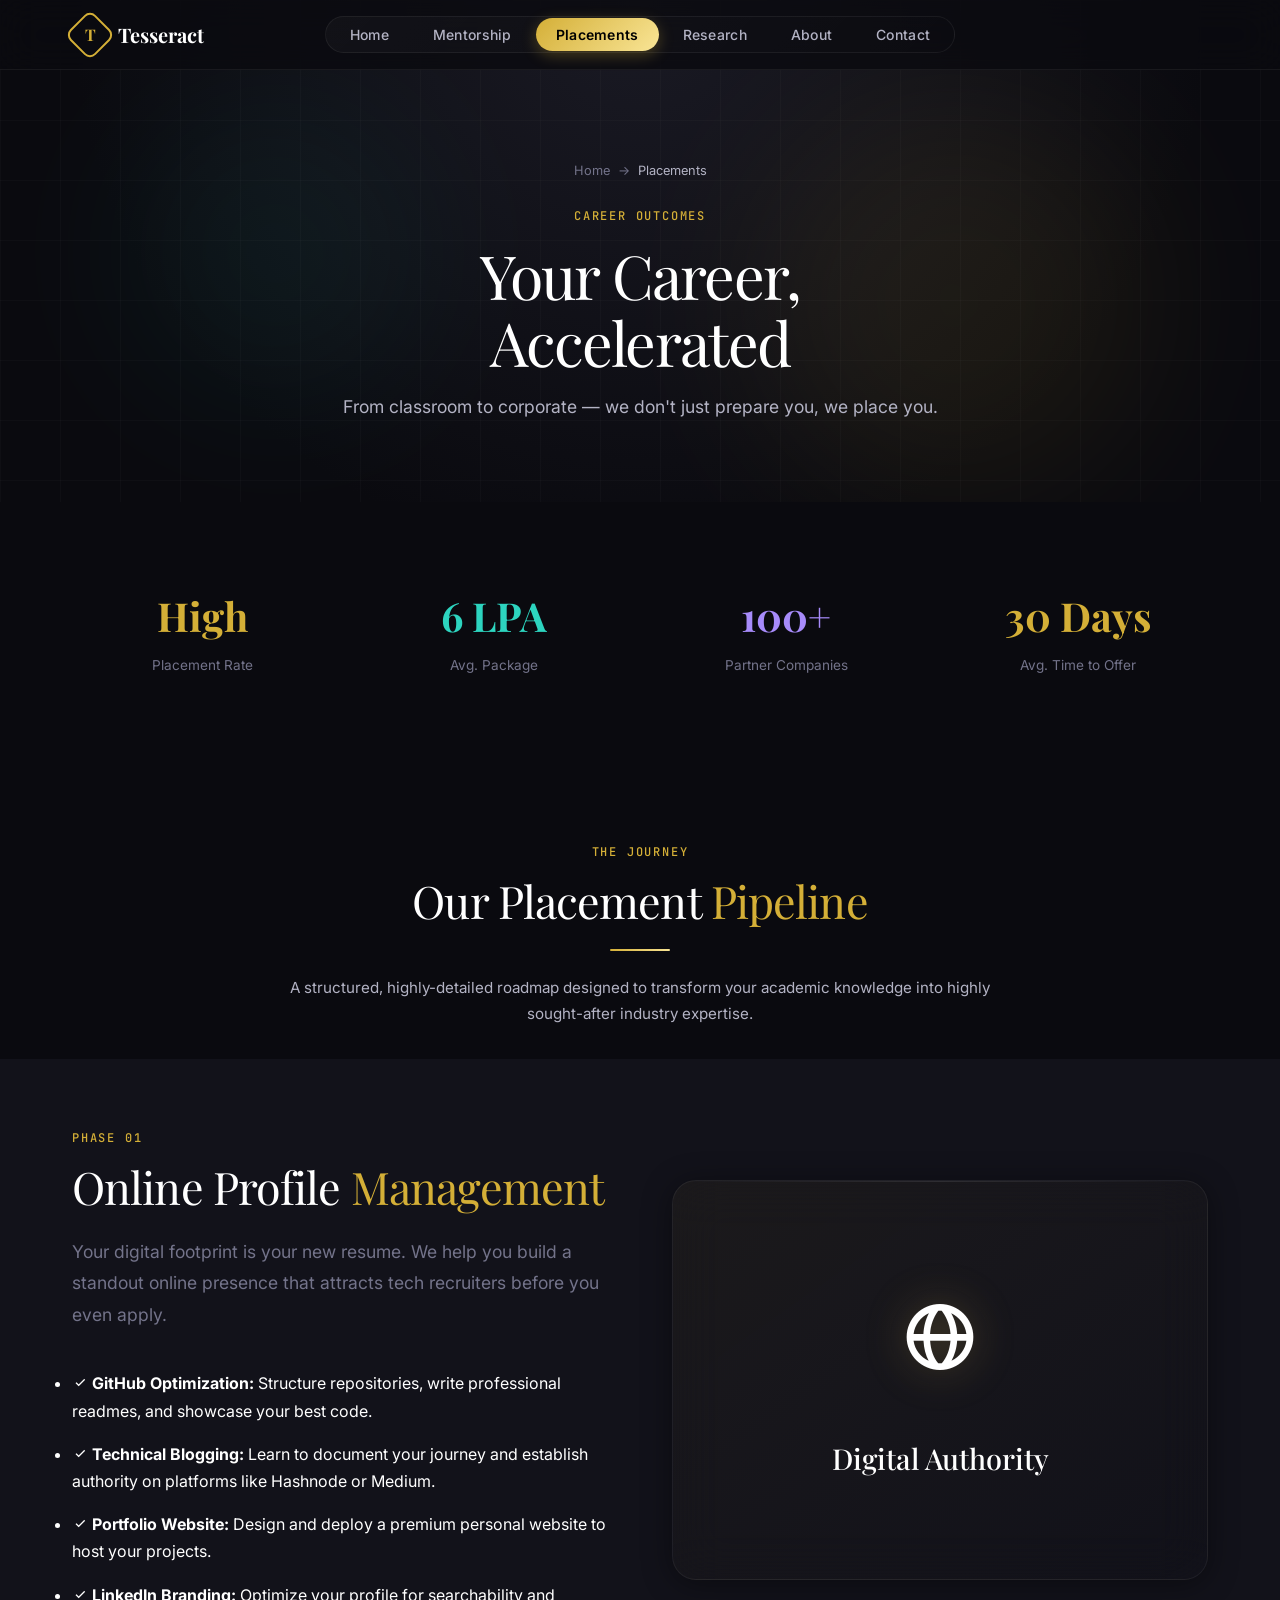
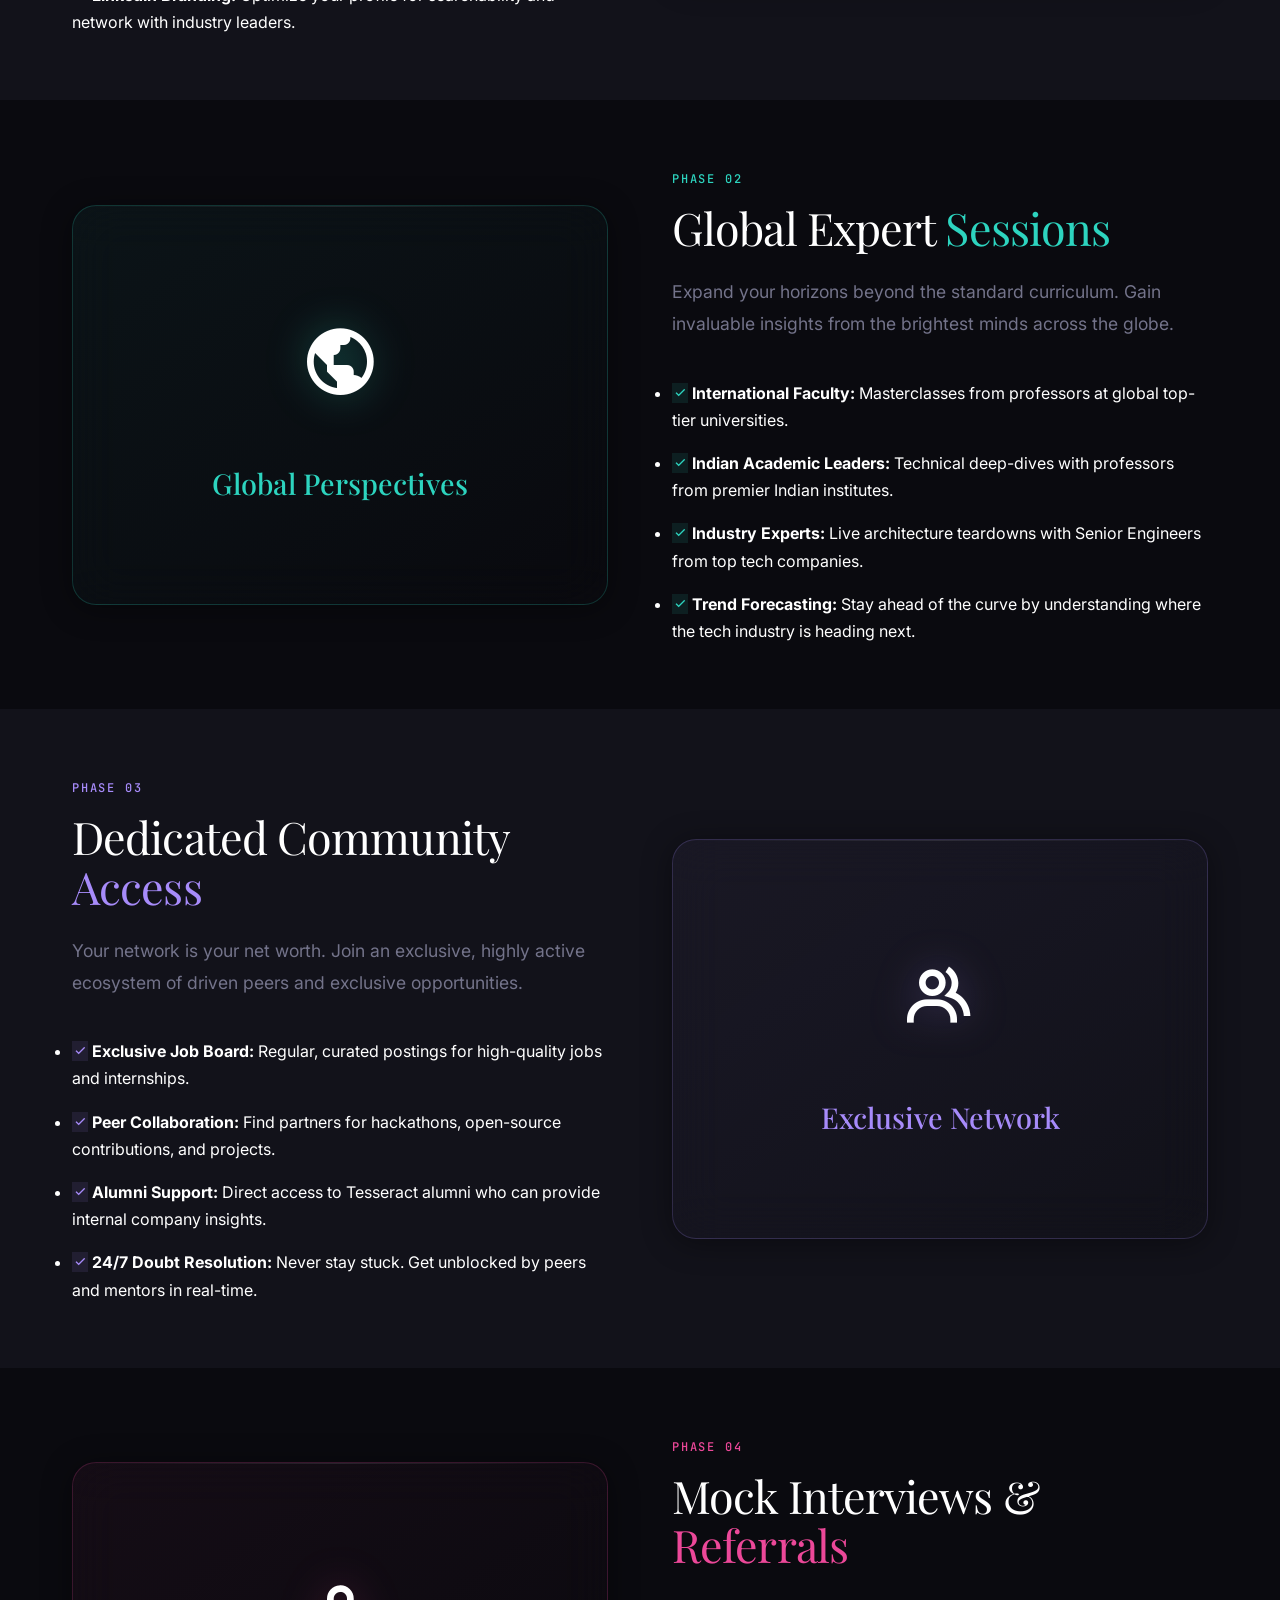
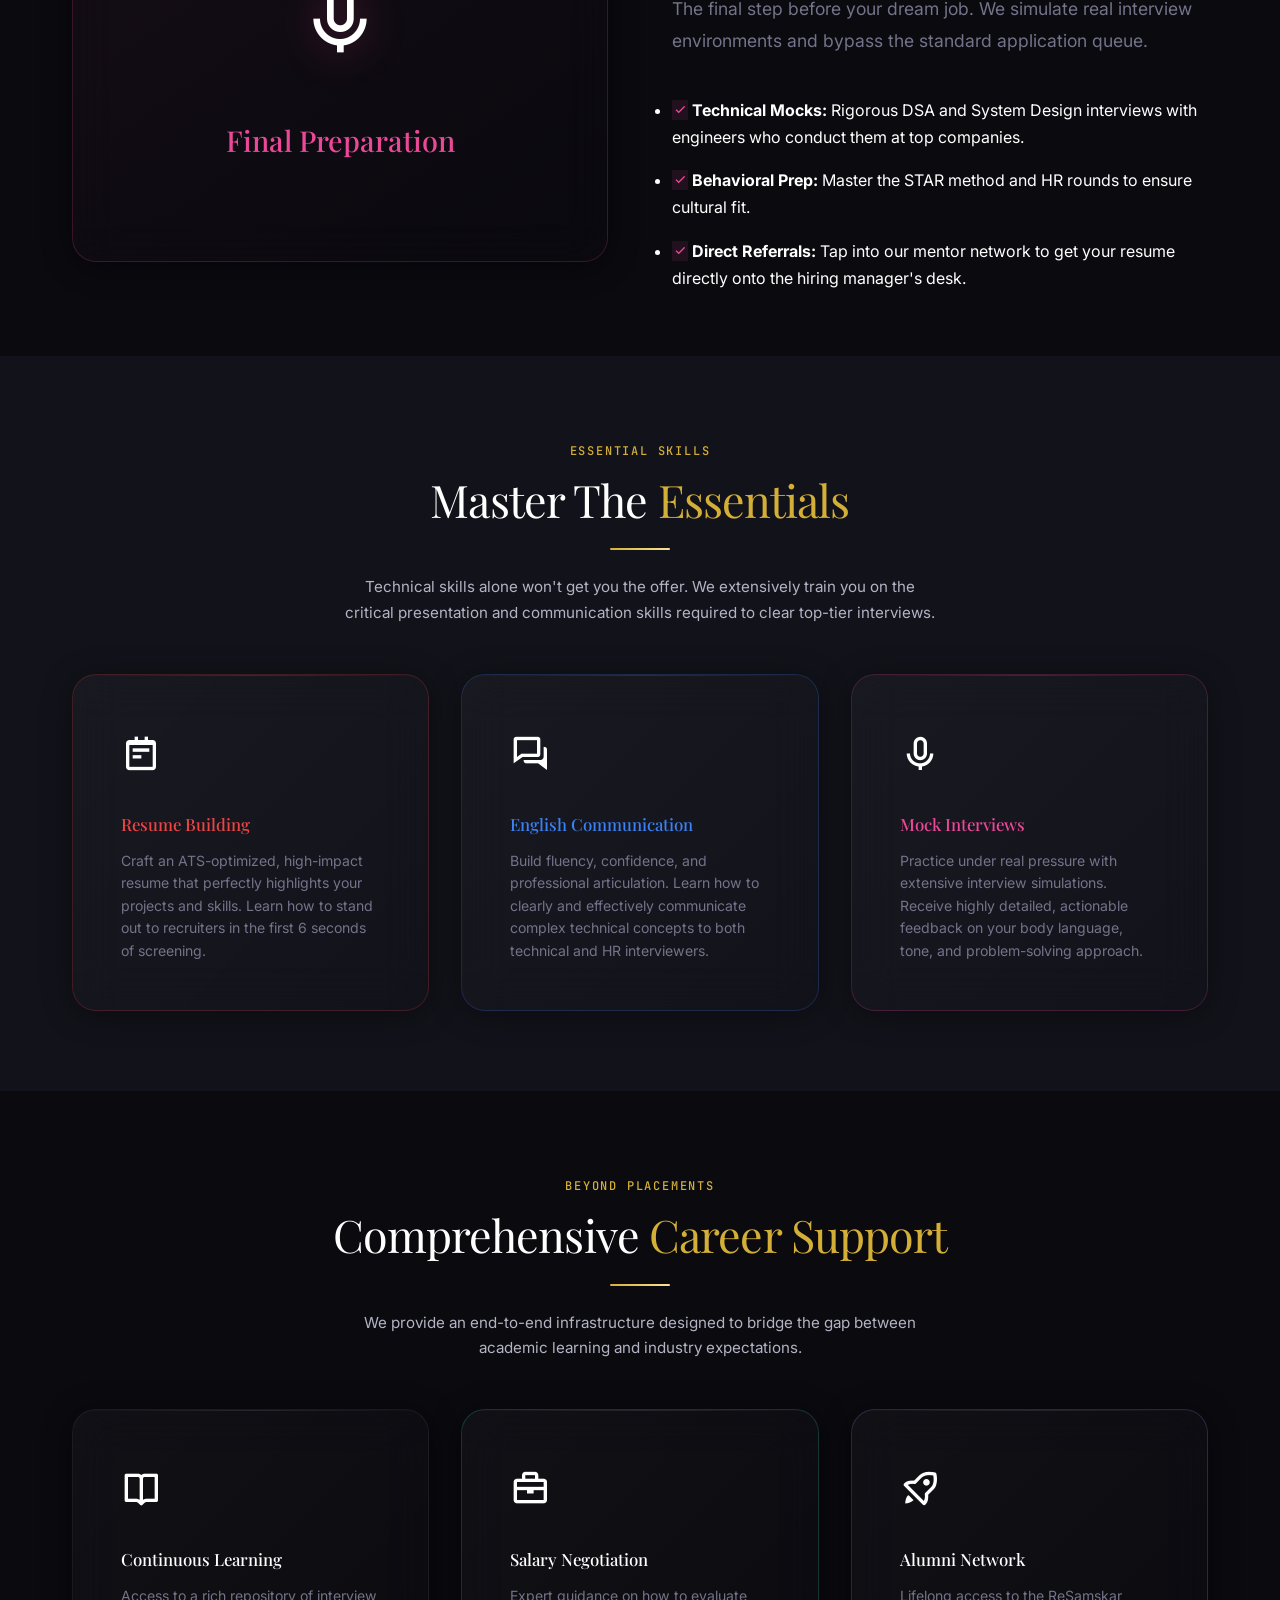
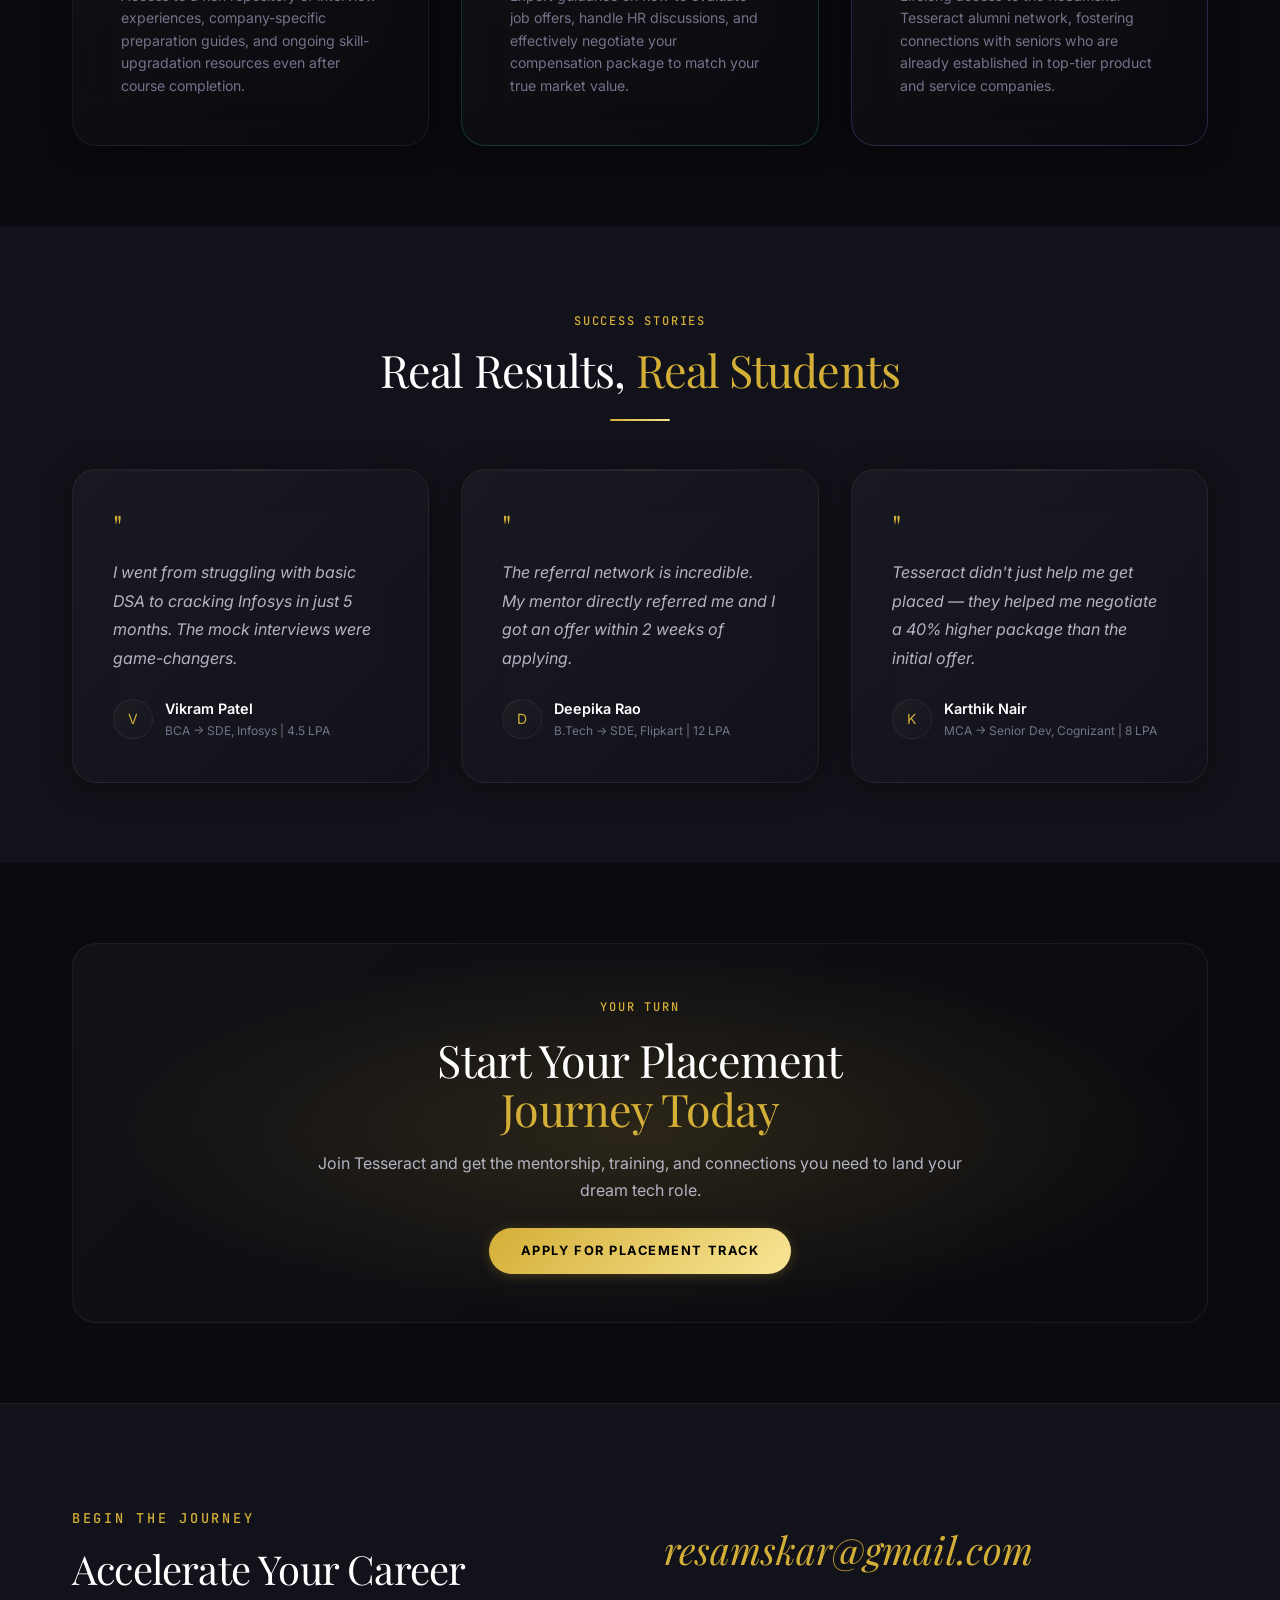
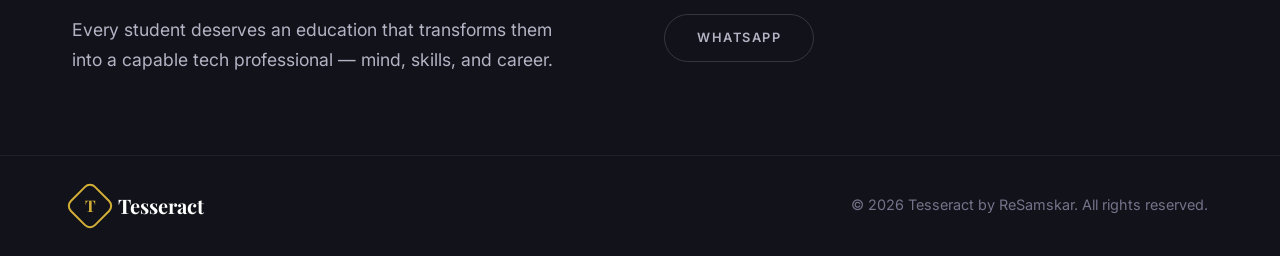
<file: src/Placements/index.html>
<!DOCTYPE html>
<html lang="en">

<head>
  <meta charset="UTF-8">
  <meta name="viewport" content="width=device-width, initial-scale=1.0">
  <title>Placements — Tesseract by ReSamskar</title>
  <meta name="description"
    content="High placement rates. Tesseract's placement training includes mock interviews, resume building, and direct referrals to top tech companies.">
  <meta name="keywords"
    content="tech placements, IT job guaranteed training, software engineer jobs, resume building, mock interviews tech, IT placement support">
  <meta property="og:title" content="Placements — Tesseract by ReSamskar">
  <meta property="og:description"
    content="High placement rates. Tesseract's placement training includes mock interviews, resume building, and direct referrals to top tech companies.">
  <meta property="og:type" content="website">
  <link rel="stylesheet" href="../../styles.css">
  <link rel="icon" type="image/svg+xml"
    href="data:image/svg+xml,<svg xmlns='http://www.w3.org/2000/svg' viewBox='0 0 100 100'><text y='.9em' font-size='90'>◇</text></svg>">
</head>

<body>

  <nav class="navbar" id="navbar">
    <div class="nav-inner">
      <a href="../../index.html" class="nav-logo">
        <div class="logo-icon"><span>T</span></div>Tesseract
      </a>
      <ul class="nav-links" id="navLinks">
        <li><a href="../../index.html">Home</a></li>
        <li><a href="../Mentorship/">Mentorship</a></li>
        <li><a href="../Placements/" class="active">Placements</a></li>
        <li><a href="../Research/">Research</a></li>
        <li><a href="../About/">About</a></li>
        <li><a href="../Contacts/">Contact</a></li>
      </ul>
      <div class="nav-right">
        <button class="mobile-toggle" id="mobileToggle"
          aria-label="Toggle menu"><span></span><span></span><span></span></button>
      </div>
    </div>
  </nav>

  <section class="page-header">
    <div class="hero-bg">
      <div class="grid-pattern"></div>
      <div class="glow-orb gold"></div>
      <div class="glow-orb teal"></div>
    </div>
    <div class="container" style="position:relative; z-index:2;">
      <div class="breadcrumb"><a href="../../index.html">Home</a><span class="sep">→</span><span
          class="current">Placements</span></div>
      <span class="label">Career Outcomes</span>
      <h1>Your Career,<br><span class="accent">Accelerated</span></h1>
      <p>From classroom to corporate — we don't just prepare you, we place you.</p>
    </div>
  </section>

  <!-- Stats -->
  <section class="section">
    <div class="container">
      <div class="counter-grid fade-in">
        <div class="counter-item">
          <div class="counter-value">High</div>
          <div class="counter-label">Placement Rate</div>
        </div>
        <div class="counter-item">
          <div class="counter-value" style="color:var(--teal);">6 LPA</div>
          <div class="counter-label">Avg. Package</div>
        </div>
        <div class="counter-item">
          <div class="counter-value" style="color:var(--purple);">100+</div>
          <div class="counter-label">Partner Companies</div>
        </div>
        <div class="counter-item">
          <div class="counter-value">30 Days</div>
          <div class="counter-label">Avg. Time to Offer</div>
        </div>
      </div>
    </div>
  </section>

  <!-- Placement Pipeline Header -->
  <section class="section" style="padding-bottom: 2rem;">
    <div class="container" style="text-align: center;">
      <div class="section-header fade-in" style="margin-bottom: 0;">
        <span class="label">The Journey</span>
        <h2>Our Placement <span class="text-accent">Pipeline</span></h2>
        <div class="divider" style="margin: 1.5rem auto;"></div>
        <p class="section-subtitle" style="max-width: 700px; margin: 0 auto;">A structured, highly-detailed roadmap
          designed to transform your academic knowledge into highly sought-after industry expertise.</p>
      </div>
    </div>
  </section>

  <!-- Phase 1: Online Profile Management -->
  <section class="section" style="background:var(--bg-secondary); padding-top: 4rem; padding-bottom: 4rem;">
    <div class="container">
      <div class="grid-2" style="align-items:center; gap:4rem;">
        <div class="fade-in">
          <span class="label">Phase 01</span>
          <h2 style="margin-top:0.75rem;">Online Profile <span class="text-accent">Management</span></h2>
          <p style="margin-top:1.5rem; font-size:1.1rem; line-height:1.8; color:var(--text-muted);">Your digital
            footprint is your new resume. We help you build a standout online presence that attracts tech recruiters
            before you even apply.</p>
          <ul class="feature-list" style="margin-top: 2.5rem; display: flex; flex-direction: column; gap: 1rem;">
            <li><span class="check"><i class='bx bx-check'></i></span> <strong>GitHub Optimization:</strong> Structure
              repositories, write professional readmes, and showcase your best code.</li>
            <li><span class="check"><i class='bx bx-check'></i></span> <strong>Technical Blogging:</strong> Learn to
              document your journey and establish authority on platforms like Hashnode or Medium.</li>
            <li><span class="check"><i class='bx bx-check'></i></span> <strong>Portfolio Website:</strong> Design and
              deploy a premium personal website to host your projects.</li>
            <li><span class="check"><i class='bx bx-check'></i></span> <strong>LinkedIn Branding:</strong> Optimize your
              profile for searchability and network with industry leaders.</li>
          </ul>
        </div>
        <div class="fade-in fade-in-delay-2">
          <div class="glass-card"
            style="padding: 4rem; text-align: center; display:flex; flex-direction:column; justify-content:center; align-items:center; min-height: 400px; background: linear-gradient(145deg, rgba(201,168,76,0.05) 0%, rgba(0,0,0,0) 100%);">
            <div style="font-size: 5rem; margin-bottom: 2rem; filter: drop-shadow(0 0 20px rgba(201,168,76,0.3));"><i
                class='bx bx-globe'></i></div>
            <h3 style="font-size: 1.8rem;">Digital Authority</h3>
          </div>
        </div>
      </div>
    </div>
  </section>

  <!-- Phase 2: Global Expert Sessions -->
  <section class="section" style="padding-top: 4rem; padding-bottom: 4rem;">
    <div class="container">
      <div class="grid-2" style="align-items:center; gap:4rem;">
        <div class="fade-in">
          <div class="glass-card"
            style="padding: 4rem; text-align: center; display:flex; flex-direction:column; justify-content:center; align-items:center; min-height: 400px; border-color: rgba(45,212,191,0.2); background: linear-gradient(145deg, rgba(45,212,191,0.05) 0%, rgba(0,0,0,0) 100%);">
            <div style="font-size: 5rem; margin-bottom: 2rem; filter: drop-shadow(0 0 20px rgba(45,212,191,0.3));"><i
                class='bx bx-world'></i></div>
            <h3 style="font-size: 1.8rem; color:var(--teal);">Global Perspectives</h3>
          </div>
        </div>
        <div class="fade-in fade-in-delay-2">
          <span class="label" style="color:var(--teal);">Phase 02</span>
          <h2 style="margin-top:0.75rem;">Global Expert <span class="text-teal">Sessions</span></h2>
          <p style="margin-top:1.5rem; font-size:1.1rem; line-height:1.8; color:var(--text-muted);">Expand your horizons
            beyond the standard curriculum. Gain invaluable insights from the brightest minds across the globe.</p>
          <ul class="feature-list" style="margin-top: 2.5rem; display: flex; flex-direction: column; gap: 1rem;">
            <li><span class="check" style="background:rgba(45,212,191,0.1); color:var(--teal);"><i
                  class='bx bx-check'></i></span> <strong>International Faculty:</strong> Masterclasses from professors
              at global top-tier universities.</li>
            <li><span class="check" style="background:rgba(45,212,191,0.1); color:var(--teal);"><i
                  class='bx bx-check'></i></span> <strong>Indian Academic Leaders:</strong> Technical deep-dives with
              professors from premier Indian institutes.</li>
            <li><span class="check" style="background:rgba(45,212,191,0.1); color:var(--teal);"><i
                  class='bx bx-check'></i></span> <strong>Industry Experts:</strong> Live architecture teardowns with
              Senior Engineers from top tech companies.</li>
            <li><span class="check" style="background:rgba(45,212,191,0.1); color:var(--teal);"><i
                  class='bx bx-check'></i></span> <strong>Trend Forecasting:</strong> Stay ahead of the curve by
              understanding where the tech industry is heading next.</li>
          </ul>
        </div>
      </div>
    </div>
  </section>

  <!-- Phase 3: Dedicated Community Access -->
  <section class="section" style="background:var(--bg-secondary); padding-top: 4rem; padding-bottom: 4rem;">
    <div class="container">
      <div class="grid-2" style="align-items:center; gap:4rem;">
        <div class="fade-in">
          <span class="label" style="color:var(--purple);">Phase 03</span>
          <h2 style="margin-top:0.75rem;">Dedicated Community <span style="color:var(--purple);">Access</span></h2>
          <p style="margin-top:1.5rem; font-size:1.1rem; line-height:1.8; color:var(--text-muted);">Your network is your
            net worth. Join an exclusive, highly active ecosystem of driven peers and exclusive opportunities.</p>
          <ul class="feature-list" style="margin-top: 2.5rem; display: flex; flex-direction: column; gap: 1rem;">
            <li><span class="check" style="background:rgba(167,139,250,0.1); color:var(--purple);"><i
                  class='bx bx-check'></i></span> <strong>Exclusive Job Board:</strong> Regular, curated postings for
              high-quality jobs and internships.</li>
            <li><span class="check" style="background:rgba(167,139,250,0.1); color:var(--purple);"><i
                  class='bx bx-check'></i></span> <strong>Peer Collaboration:</strong> Find partners for hackathons,
              open-source contributions, and projects.</li>
            <li><span class="check" style="background:rgba(167,139,250,0.1); color:var(--purple);"><i
                  class='bx bx-check'></i></span> <strong>Alumni Support:</strong> Direct access to Tesseract alumni who
              can provide internal company insights.</li>
            <li><span class="check" style="background:rgba(167,139,250,0.1); color:var(--purple);"><i
                  class='bx bx-check'></i></span> <strong>24/7 Doubt Resolution:</strong> Never stay stuck. Get
              unblocked by peers and mentors in real-time.</li>
          </ul>
        </div>
        <div class="fade-in fade-in-delay-2">
          <div class="glass-card"
            style="padding: 4rem; text-align: center; display:flex; flex-direction:column; justify-content:center; align-items:center; min-height: 400px; border-color: rgba(167,139,250,0.2); background: linear-gradient(145deg, rgba(167,139,250,0.05) 0%, rgba(0,0,0,0) 100%);">
            <div style="font-size: 5rem; margin-bottom: 2rem; filter: drop-shadow(0 0 20px rgba(167,139,250,0.3));"><i
                class='bx bx-group'></i></div>
            <h3 style="font-size: 1.8rem; color:var(--purple);">Exclusive Network</h3>
          </div>
        </div>
      </div>
    </div>
  </section>

  <!-- Phase 4: Mock Interviews & Referrals -->
  <section class="section" style="padding-top: 4rem; padding-bottom: 4rem;">
    <div class="container">
      <div class="grid-2" style="align-items:center; gap:4rem;">
        <div class="fade-in">
          <div class="glass-card"
            style="padding: 4rem; text-align: center; display:flex; flex-direction:column; justify-content:center; align-items:center; min-height: 400px; border-color: rgba(236,72,153,0.2); background: linear-gradient(145deg, rgba(236,72,153,0.05) 0%, rgba(0,0,0,0) 100%);">
            <div style="font-size: 5rem; margin-bottom: 2rem; filter: drop-shadow(0 0 20px rgba(236,72,153,0.3));"><i
                class='bx bx-microphone'></i></div>
            <h3 style="font-size: 1.8rem; color:#ec4899;">Final Preparation</h3>
          </div>
        </div>
        <div class="fade-in fade-in-delay-2">
          <span class="label" style="color:#ec4899;">Phase 04</span>
          <h2 style="margin-top:0.75rem;">Mock Interviews & <span style="color:#ec4899;">Referrals</span></h2>
          <p style="margin-top:1.5rem; font-size:1.1rem; line-height:1.8; color:var(--text-muted);">The final step
            before your dream job. We simulate real interview environments and bypass the standard application queue.
          </p>
          <ul class="feature-list" style="margin-top: 2.5rem; display: flex; flex-direction: column; gap: 1rem;">
            <li><span class="check" style="background:rgba(236,72,153,0.1); color:#ec4899;"><i
                  class='bx bx-check'></i></span> <strong>Technical Mocks:</strong> Rigorous DSA and System Design
              interviews with engineers who conduct them at top companies.</li>
            <li><span class="check" style="background:rgba(236,72,153,0.1); color:#ec4899;"><i
                  class='bx bx-check'></i></span> <strong>Behavioral Prep:</strong> Master the STAR method and HR rounds
              to ensure cultural fit.</li>
            <li><span class="check" style="background:rgba(236,72,153,0.1); color:#ec4899;"><i
                  class='bx bx-check'></i></span> <strong>Direct Referrals:</strong> Tap into our mentor network to get
              your resume directly onto the hiring manager's desk.</li>
          </ul>
        </div>
      </div>
    </div>
  </section>

  <!-- Core Preparation / Essential Skills -->
  <section class="section" style="background:var(--bg-secondary);">
    <div class="container">
      <div class="section-header fade-in">
        <span class="label">Essential Skills</span>
        <h2>Master The <span class="text-accent">Essentials</span></h2>
        <div class="divider"></div>
        <p class="section-subtitle">Technical skills alone won't get you the offer. We extensively train you on the
          critical presentation and communication skills required to clear top-tier interviews.</p>
      </div>
      <div class="grid-3 fade-in" style="margin-top:3rem;">
        <div class="glass-card" style="padding:3rem; border-color: rgba(239,68,68,0.2);">
          <div style="font-size:2.5rem; margin-bottom:1.5rem;"><i class='bx bx-notepad'></i></div>
          <h3 style="margin-bottom:1rem; color:#ef4444;">Resume Building</h3>
          <p style="color:var(--text-muted); line-height: 1.6;">Craft an ATS-optimized, high-impact resume that
            perfectly highlights your projects and skills. Learn how to stand out to recruiters in the first 6 seconds
            of screening.</p>
        </div>
        <div class="glass-card" style="padding:3rem; border-color: rgba(59,130,246,0.2);">
          <div style="font-size:2.5rem; margin-bottom:1.5rem;"><i class='bx bx-conversation'></i></div>
          <h3 style="margin-bottom:1rem; color:#3b82f6;">English Communication</h3>
          <p style="color:var(--text-muted); line-height: 1.6;">Build fluency, confidence, and professional
            articulation. Learn how to clearly and effectively communicate complex technical concepts to both technical
            and HR interviewers.</p>
        </div>
        <div class="glass-card" style="padding:3rem; border-color: rgba(236,72,153,0.2);">
          <div style="font-size:2.5rem; margin-bottom:1.5rem;"><i class='bx bx-microphone'></i></div>
          <h3 style="margin-bottom:1rem; color:#ec4899;">Mock Interviews</h3>
          <p style="color:var(--text-muted); line-height: 1.6;">Practice under real pressure with extensive interview
            simulations. Receive highly detailed, actionable feedback on your body language, tone, and problem-solving
            approach.</p>
        </div>
      </div>
    </div>
  </section>

  <!-- Career Support Ecosystem -->
  <section class="section">
    <div class="container">
      <div class="section-header fade-in">
        <span class="label">Beyond Placements</span>
        <h2>Comprehensive <span class="text-accent">Career Support</span></h2>
        <div class="divider"></div>
        <p class="section-subtitle">We provide an end-to-end infrastructure designed to bridge the gap between academic
          learning and industry expectations.</p>
      </div>
      <div class="grid-3 fade-in" style="margin-top:3rem;">
        <div class="glass-card" style="padding:3rem;">
          <div style="font-size:2.5rem; margin-bottom:1.5rem;"><i class='bx bx-book-open'></i></div>
          <h3 style="margin-bottom:1rem;">Continuous Learning</h3>
          <p style="color:var(--text-muted); line-height: 1.6;">Access to a rich repository of interview experiences,
            company-specific preparation guides, and ongoing skill-upgradation resources even after course completion.
          </p>
        </div>
        <div class="glass-card" style="padding:3rem; border-color: rgba(45,212,191,0.2);">
          <div style="font-size:2.5rem; margin-bottom:1.5rem;"><i class='bx bx-briefcase'></i></div>
          <h3 style="margin-bottom:1rem;">Salary Negotiation</h3>
          <p style="color:var(--text-muted); line-height: 1.6;">Expert guidance on how to evaluate job offers, handle HR
            discussions, and effectively negotiate your compensation package to match your true market value.</p>
        </div>
        <div class="glass-card" style="padding:3rem; border-color: rgba(167,139,250,0.2);">
          <div style="font-size:2.5rem; margin-bottom:1.5rem;"><i class='bx bx-rocket'></i></div>
          <h3 style="margin-bottom:1rem;">Alumni Network</h3>
          <p style="color:var(--text-muted); line-height: 1.6;">Lifelong access to the ReSamskar Tesseract alumni
            network, fostering connections with seniors who are already established in top-tier product and service
            companies.</p>
        </div>
      </div>
    </div>
  </section>

  <!-- Success Stories -->
  <section class="section" style="background:var(--bg-secondary);">
    <div class="container">
      <div class="section-header fade-in">
        <span class="label">Success Stories</span>
        <h2>Real Results, <span class="text-accent">Real Students</span></h2>
        <div class="divider"></div>
      </div>
      <div class="grid-3">
        <div class="glass-card testimonial-card fade-in fade-in-delay-1">
          <div class="quote">"</div>
          <p>I went from struggling with basic DSA to cracking Infosys in just 5 months. The mock interviews were
            game-changers.</p>
          <div class="author">
            <div class="author-avatar">V</div>
            <div>
              <div class="author-name">Vikram Patel</div>
              <div class="author-role">BCA → SDE, Infosys | 4.5 LPA</div>
            </div>
          </div>
        </div>
        <div class="glass-card testimonial-card fade-in fade-in-delay-2">
          <div class="quote">"</div>
          <p>The referral network is incredible. My mentor directly referred me and I got an offer within 2 weeks of
            applying.</p>
          <div class="author">
            <div class="author-avatar">D</div>
            <div>
              <div class="author-name">Deepika Rao</div>
              <div class="author-role">B.Tech → SDE, Flipkart | 12 LPA</div>
            </div>
          </div>
        </div>
        <div class="glass-card testimonial-card fade-in fade-in-delay-3">
          <div class="quote">"</div>
          <p>Tesseract didn't just help me get placed — they helped me negotiate a 40% higher package than the initial
            offer.</p>
          <div class="author">
            <div class="author-avatar">K</div>
            <div>
              <div class="author-name">Karthik Nair</div>
              <div class="author-role">MCA → Senior Dev, Cognizant | 8 LPA</div>
            </div>
          </div>
        </div>
      </div>
    </div>
  </section>

  <!-- CTA -->
  <section class="section">
    <div class="container">
      <div class="cta-banner fade-in">
        <span class="label">Your Turn</span>
        <h2 style="margin-top:1rem;">Start Your Placement<br><span class="text-accent">Journey Today</span></h2>
        <p>Join Tesseract and get the mentorship, training, and connections you need to land your dream tech role.</p>
        <a href="../Contacts/index.html" class="btn btn-primary">Apply for Placement Track</a>
      </div>
    </div>
  </section>

  <footer class="footer" id="footer" style="padding: 100px 0 0;">
    <div class="container">
      <div
        style="display: flex; flex-wrap: wrap; justify-content: space-between; align-items: center; gap: 3rem; margin-bottom: 5rem;">
        <div style="flex: 1 1 400px;">
          <span class="label" style="font-size: 0.85rem; letter-spacing: 0.2em;">BEGIN THE JOURNEY</span>
          <h2 style="margin-top: 1rem; font-size: 2.5rem; letter-spacing: -0.02em;">Accelerate Your Career</h2>
          <p style="margin-top: 1.5rem; font-size: 1.1rem; max-width: 500px;">Every student deserves an education that
            transforms them into a capable tech professional — mind, skills, and career.</p>
        </div>
        <div style="flex: 1 1 400px; display: flex; flex-direction: column; gap: 2rem; align-items: flex-start;">
          <a href="mailto:resamskar@gmail.com"
            style="font-family: var(--font-heading); font-size: clamp(1.5rem, 3vw, 2.5rem); font-style: italic; color: var(--accent); text-decoration: none; transition: var(--transition);">resamskar@gmail.com</a>
          <div style="display: flex; gap: 1rem; flex-wrap: wrap;">
            <a href="https://wa.me/+919955477663" class="btn btn-outline"
              style="border-radius: 50px; padding: 0.75rem 2rem;">WhatsApp</a>
          </div>
        </div>
      </div>
    </div>
    <div style="border-top: 1px solid var(--glass-border); padding: 2rem 0;">
      <div class="container">
        <div style="display: flex; justify-content: space-between; align-items: center; flex-wrap: wrap; gap: 1rem;">
          <a href="../../index.html" class="nav-logo">
            <div class="logo-icon"><span>T</span></div>
            Tesseract
          </a>
          <p style="font-size: 0.9rem; color: var(--text-muted); margin: 0;">© 2026 Tesseract by ReSamskar. All rights
            reserved.</p>
        </div>
      </div>
    </div>
  </footer>

  <script>
    document.getElementById('mobileToggle').addEventListener('click', () => { document.getElementById('navLinks').classList.toggle('open'); });
    const observer = new IntersectionObserver((entries) => { entries.forEach(e => { if (e.isIntersecting) e.target.classList.add('visible'); }); }, { threshold: 0.1 });
    document.querySelectorAll('.fade-in').forEach(el => observer.observe(el));
    window.addEventListener('scroll', () => { document.getElementById('navbar').style.padding = window.scrollY > 50 ? '0.5rem 0' : '1rem 0'; });
  </script>
</body>

</html>
</file>
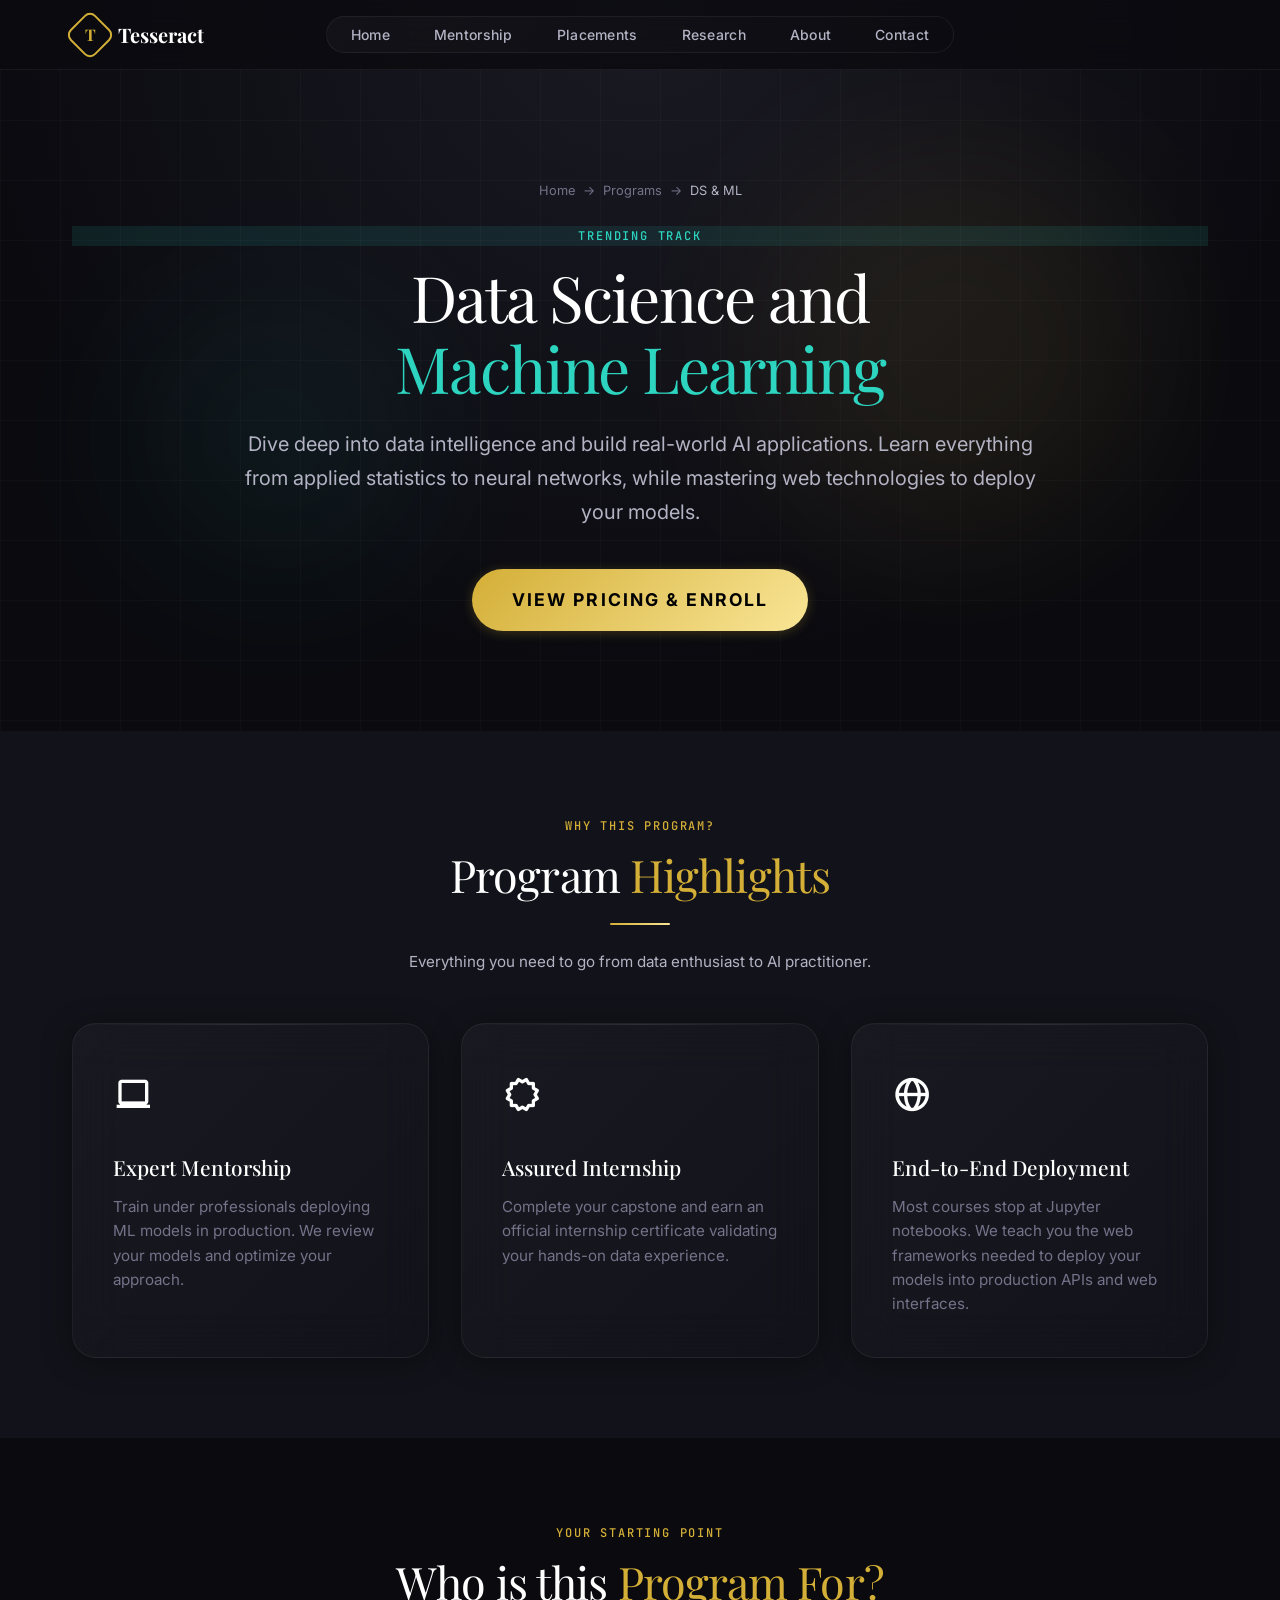
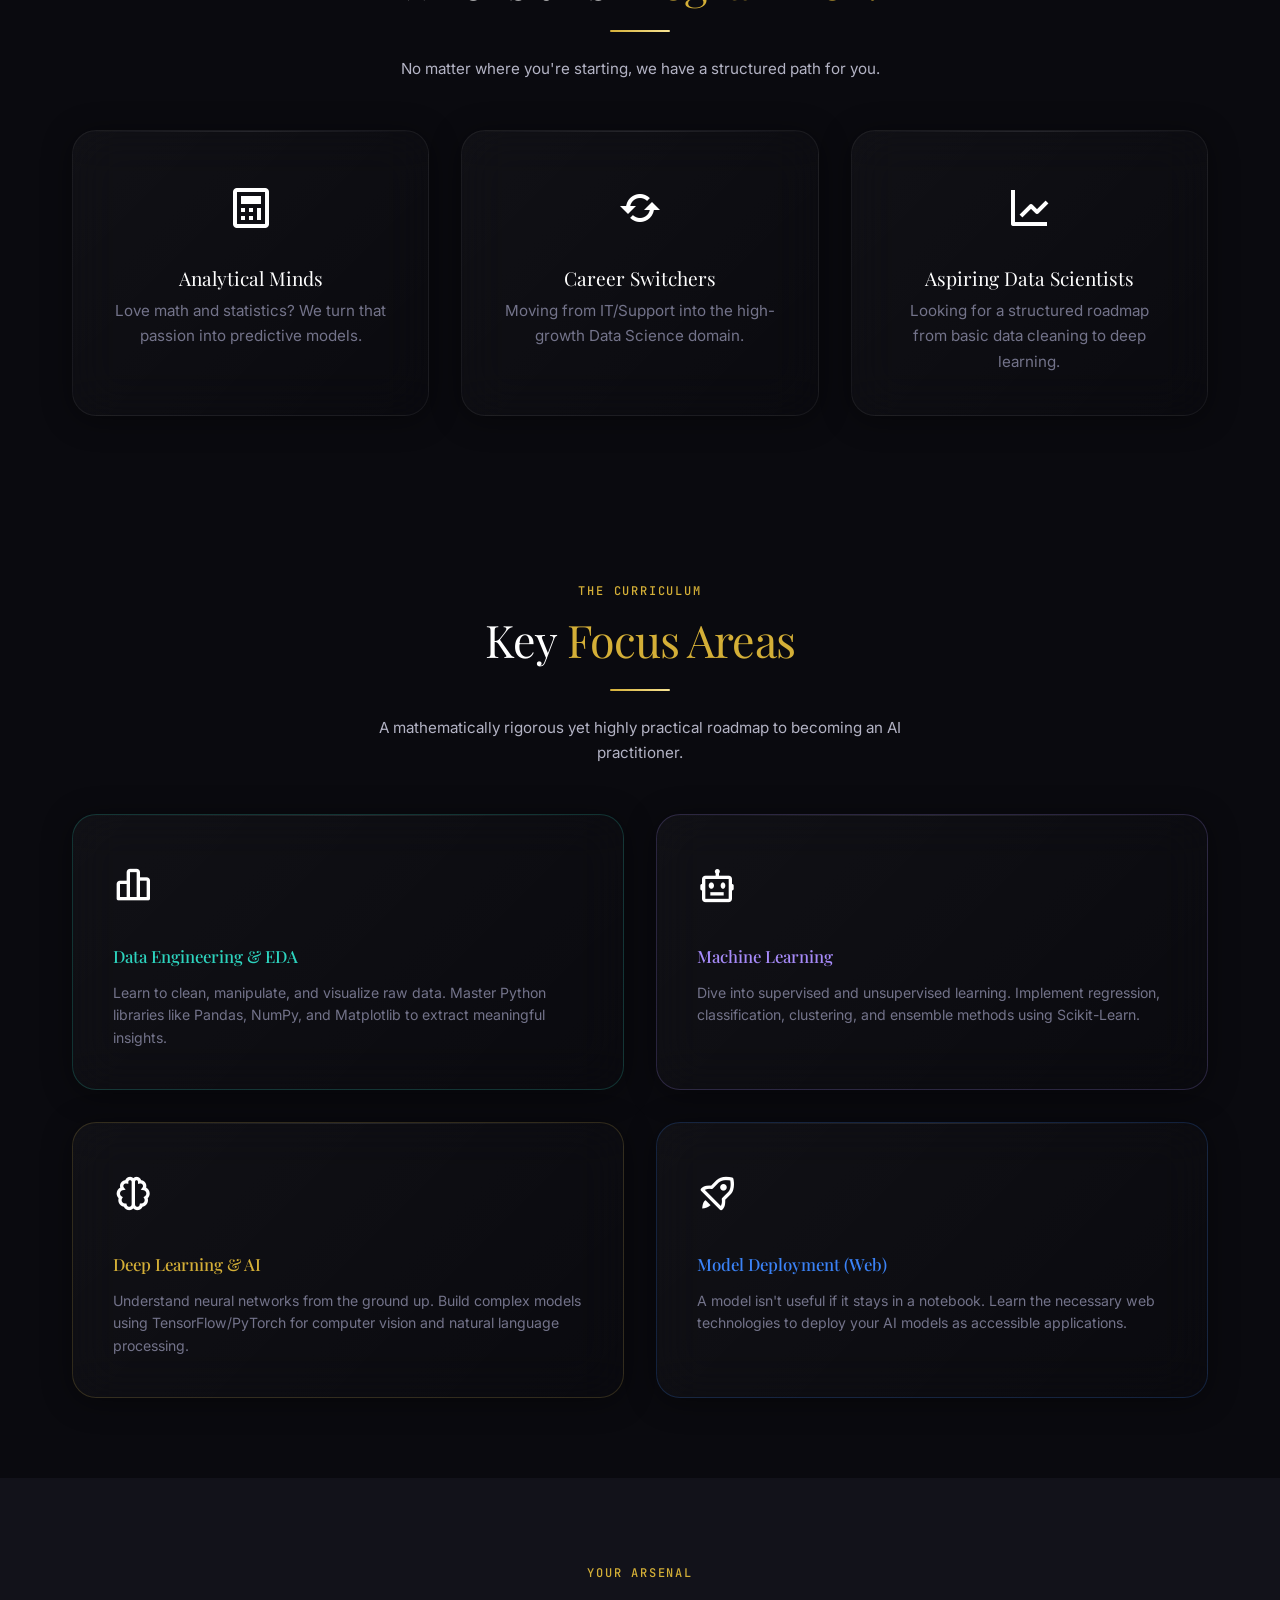
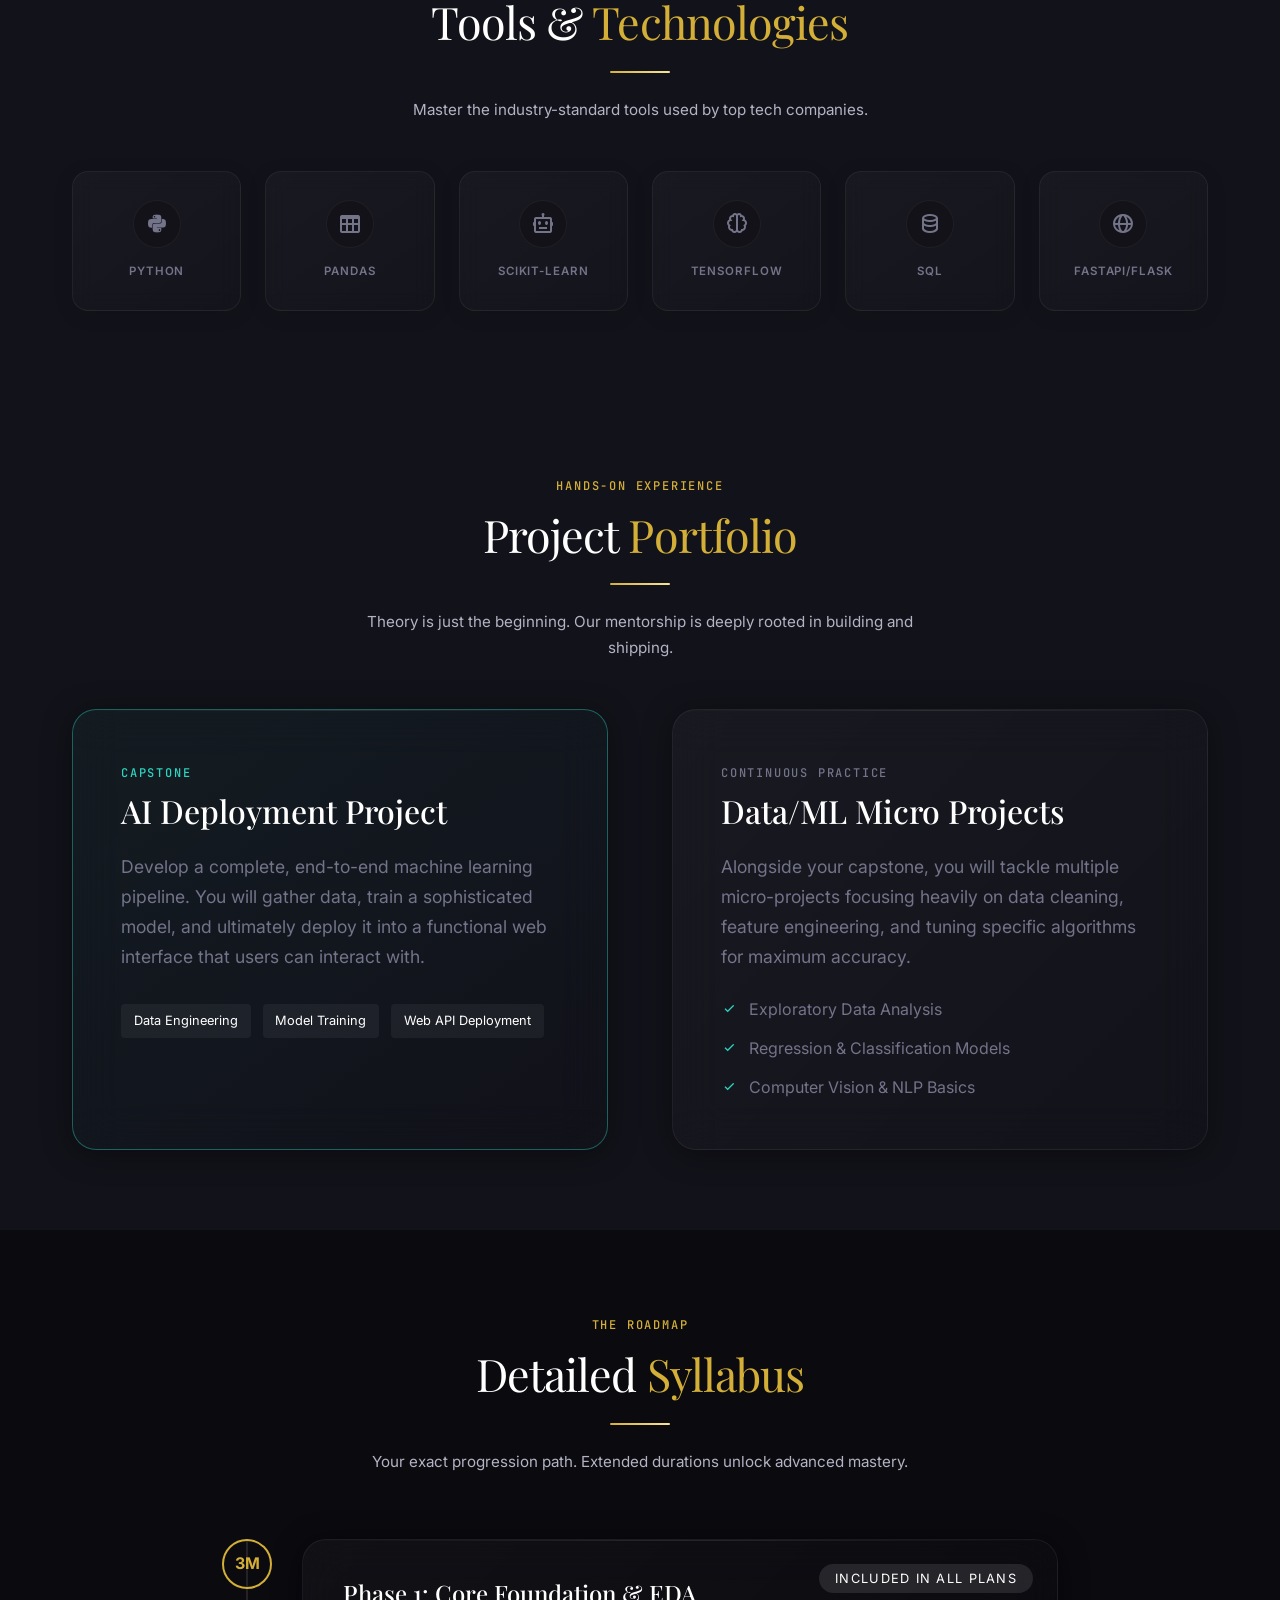
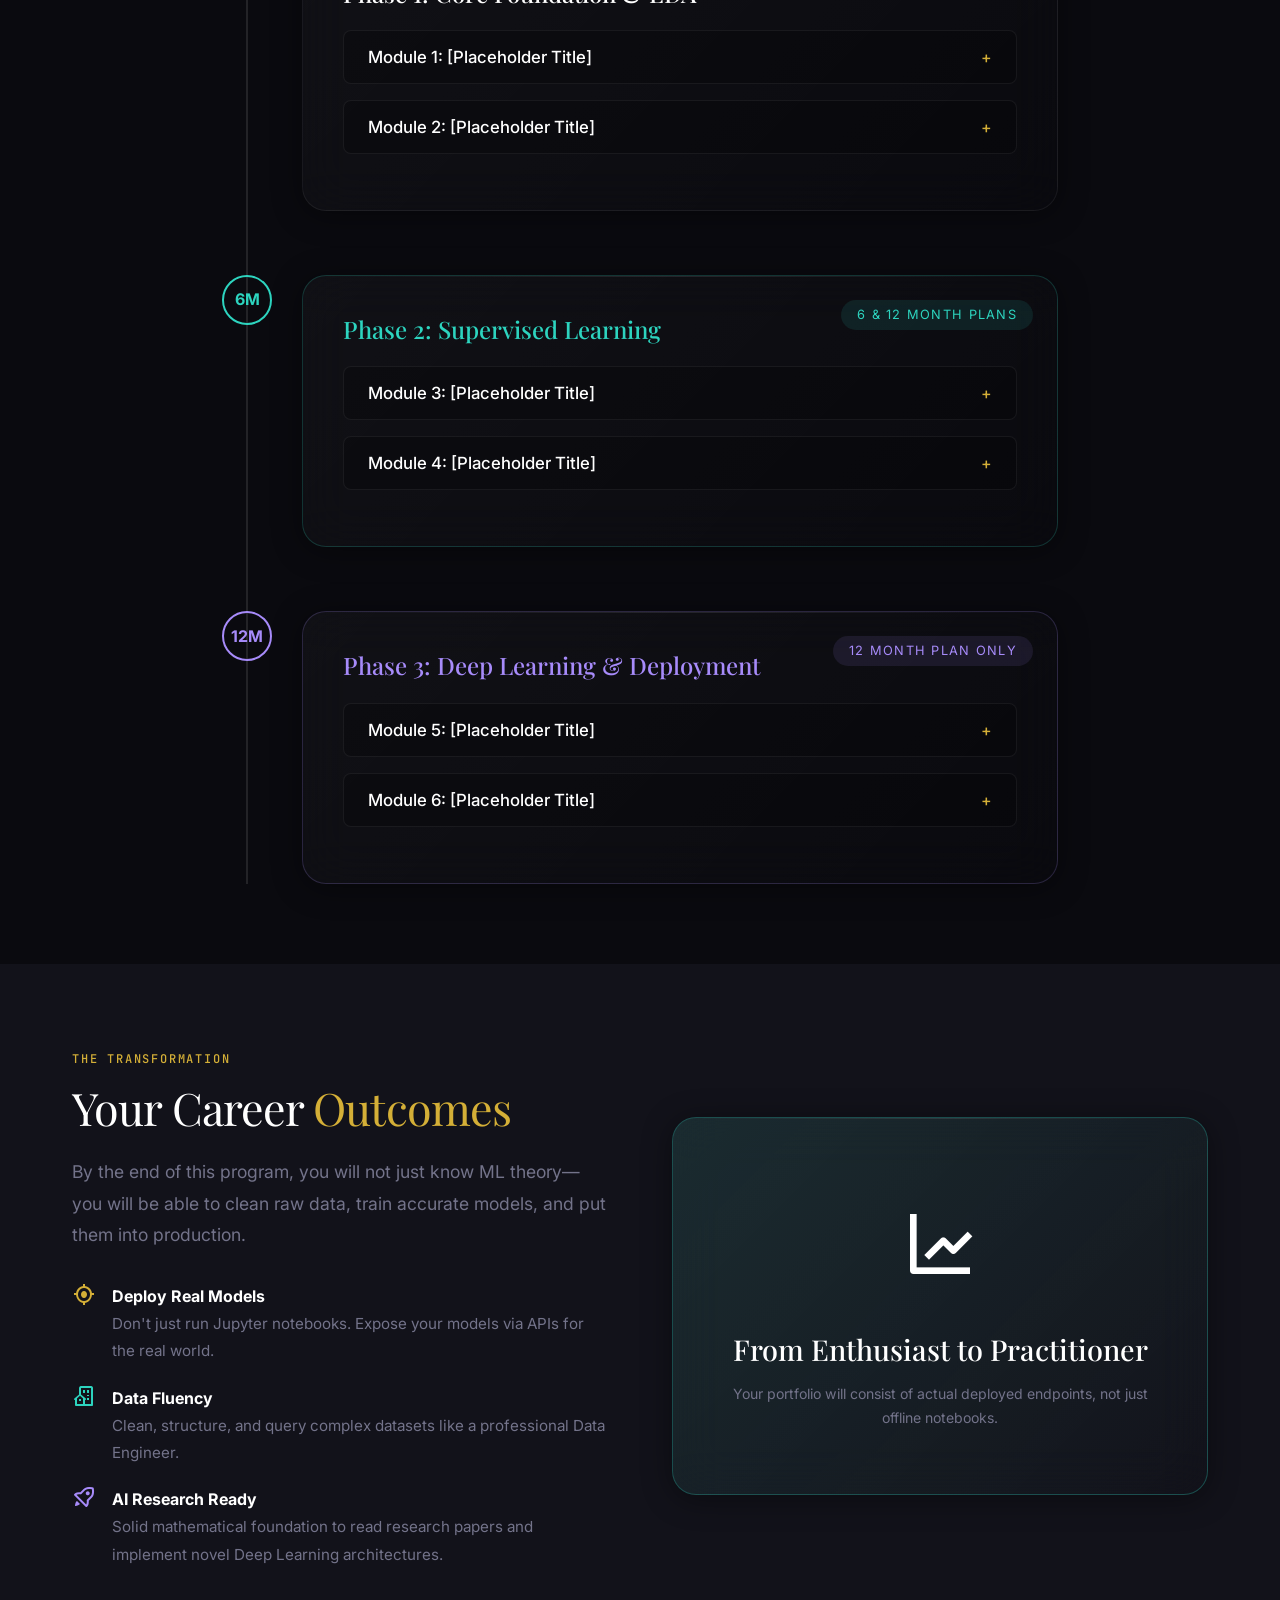
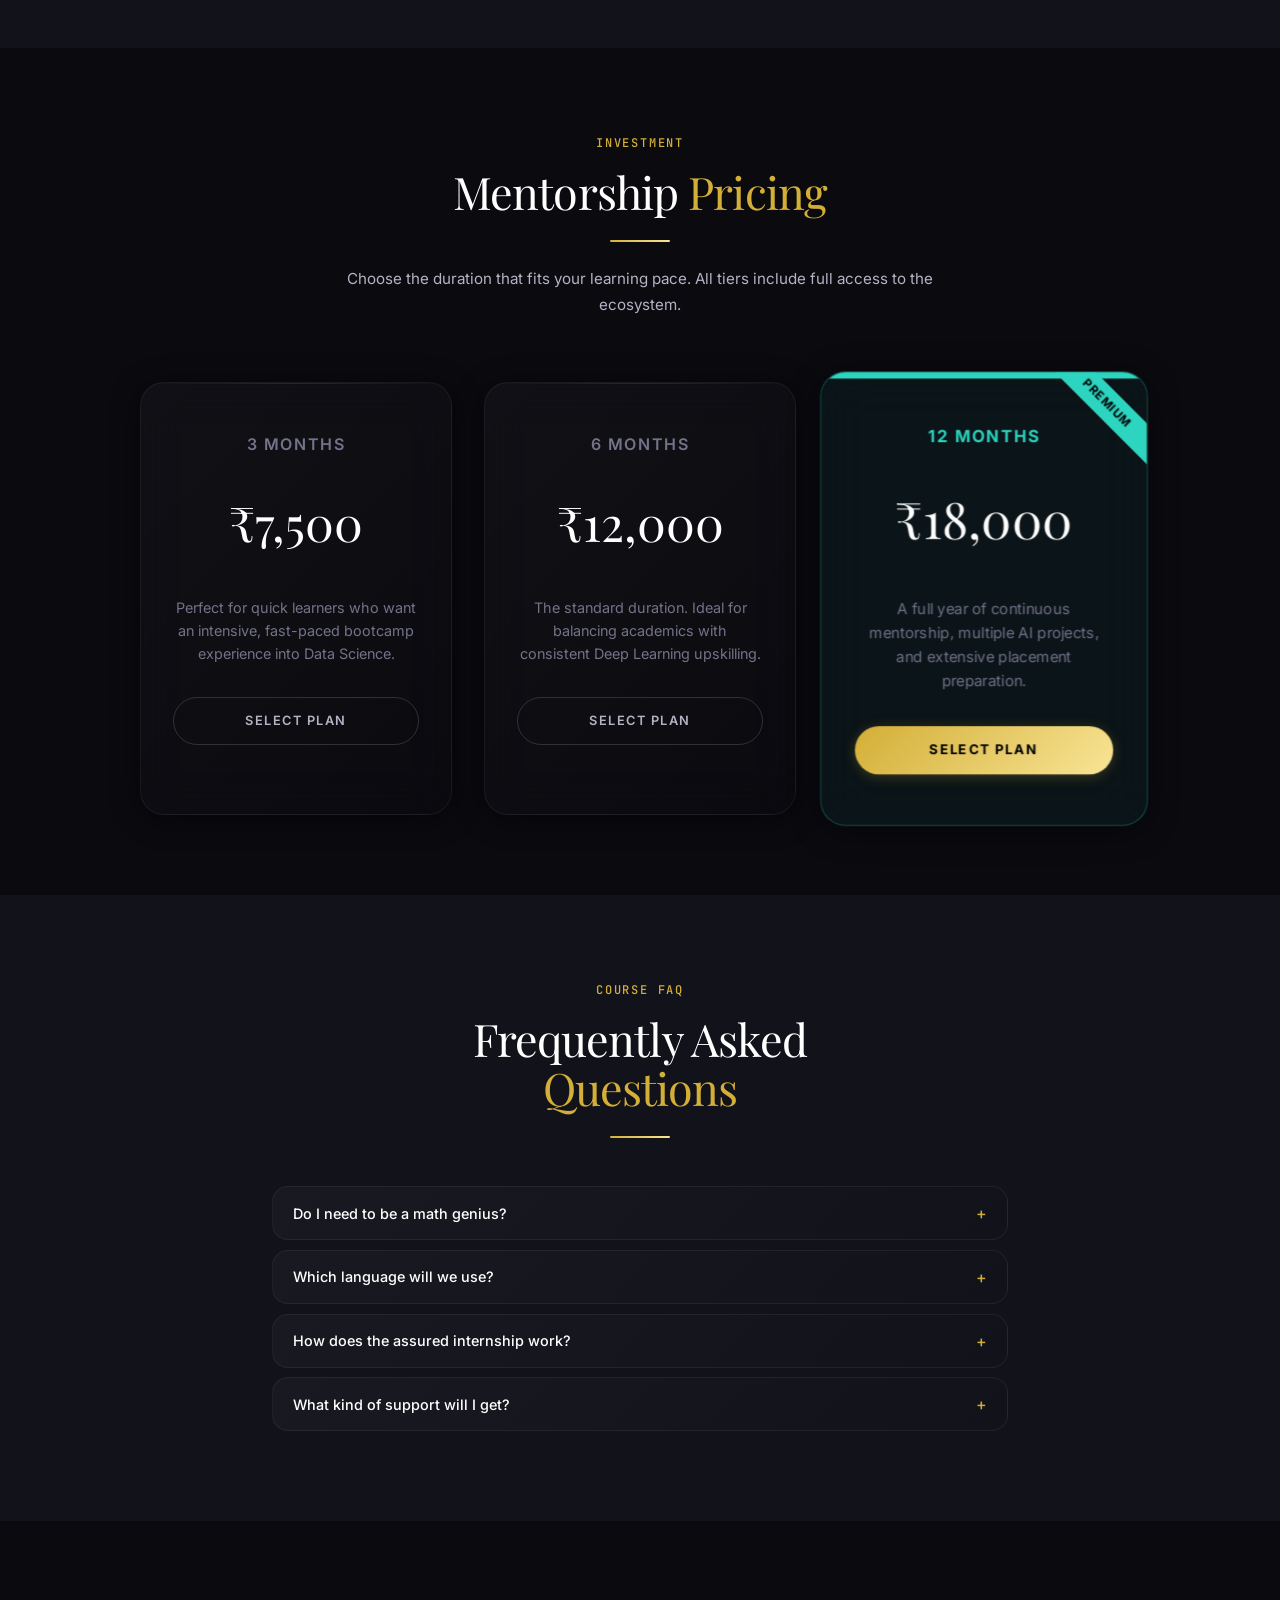
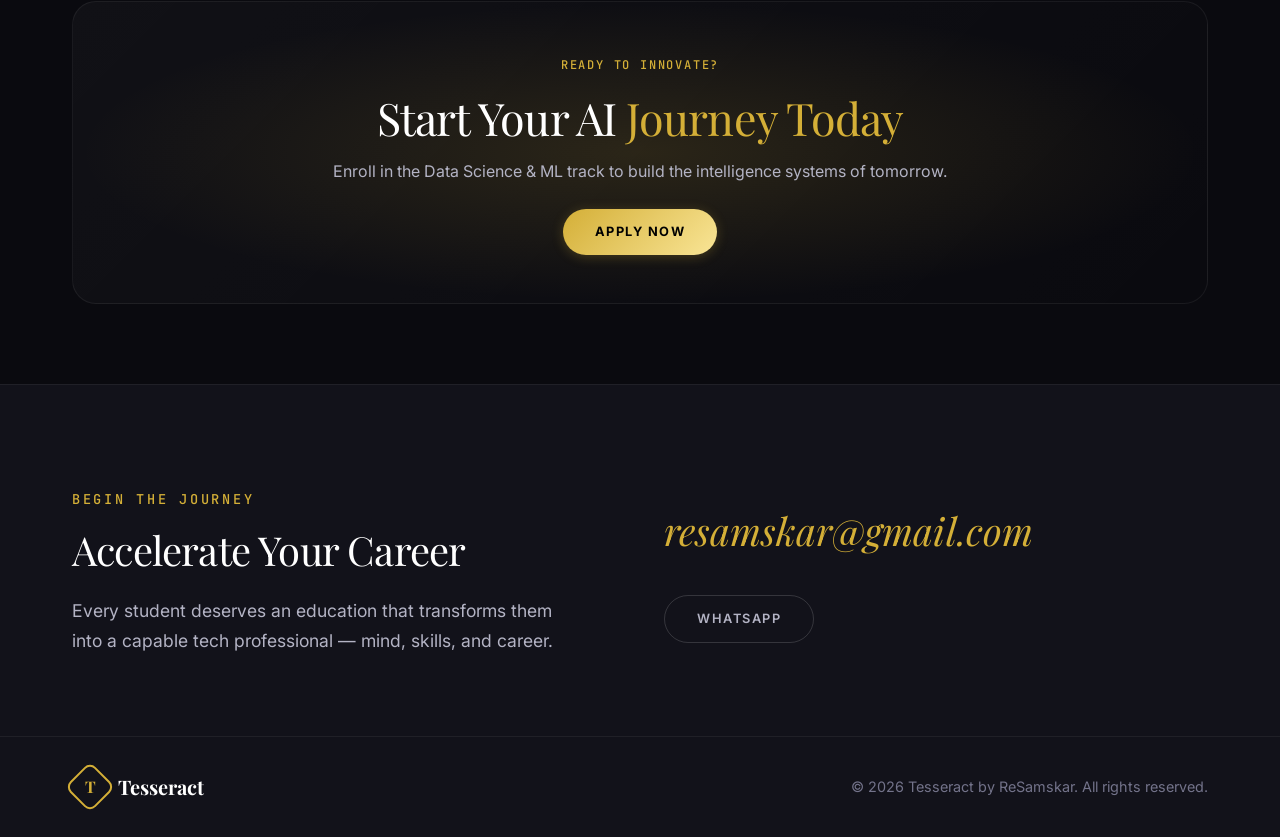
<file: src/Python_and_Data_Science/index.html>
<!DOCTYPE html>
<html lang="en">

<head>
  <meta charset="UTF-8">
  <meta name="viewport" content="width=device-width, initial-scale=1.0">
  <title>Data Science & Machine Learning: Master Applied AI</title>
  <meta name="description"
    content="Dive deep into data intelligence. Learn applied statistics, supervised & deep learning, and deploy ML models using web technologies.">
  <meta name="keywords"
    content="data science mentorship, machine learning training, applied statistics, deep learning, ML model deployment, AI course">
  <meta property="og:title" content="Data Science & Machine Learning: Master Applied AI">
  <meta property="og:description"
    content="Dive deep into data intelligence. Learn applied statistics, supervised & deep learning, and deploy ML models using web technologies.">
  <meta property="og:type" content="website">
  <link rel="stylesheet" href="../../styles.css">
  <link rel="icon" type="image/svg+xml"
    href="data:image/svg+xml,<svg xmlns='http://www.w3.org/2000/svg' viewBox='0 0 100 100'><text y='.9em' font-size='90'>◇</text></svg>">
</head>

<body>

  <nav class="navbar" id="navbar">
    <div class="nav-inner">
      <a href="../../index.html" class="nav-logo">
        <div class="logo-icon"><span>T</span></div>Tesseract
      </a>
      <ul class="nav-links" id="navLinks">
        <li><a href="../../">Home</a></li>
        <li><a href="../Mentorship/">Mentorship</a></li>
        <li><a href="../Placements/">Placements</a></li>
        <li><a href="../Research/">Research</a></li>
        <li><a href="../About/">About</a></li>
        <li><a href="../Contacts/">Contact</a></li>
      </ul>
      <div class="nav-right">
        <button class="mobile-toggle" id="mobileToggle"
          aria-label="Toggle menu"><span></span><span></span><span></span></button>
      </div>
    </div>
  </nav>

  <!-- 1. Hero Section -->
  <section class="page-header" style="padding: 180px 0 100px;">
    <div class="hero-bg">
      <div class="grid-pattern"></div>
      <div class="glow-orb gold"></div>
      <div class="glow-orb teal"></div>
    </div>
    <div class="container" style="position:relative; z-index:2;">
      <div class="breadcrumb"><a href="../../index.html">Home</a><span class="sep">→</span><a
          href="../Mentorship/index.html">Programs</a><span class="sep">→</span><span class="current">DS &amp; ML</span>
      </div>
      <span class="label"
        style="color:var(--teal); border-color:rgba(45,212,191,0.2); background:rgba(45,212,191,0.1);">Trending
        Track</span>
      <h1 style="font-size: clamp(3rem, 5vw, 4.5rem); margin-top: 1rem;">Data Science and <br><span
          class="text-teal">Machine Learning</span></h1>
      <p style="font-size: 1.25rem; max-width: 800px; margin: 1.5rem auto 2.5rem; font-weight: 400;">Dive deep into data
        intelligence and build real-world AI applications. Learn everything from applied statistics to neural networks,
        while mastering web technologies to deploy your models.</p>
      <a href="#pricing" class="btn btn-primary"
        style="padding: 1rem 2.5rem; font-size: 1.1rem; border-radius: 50px;">View Pricing & Enroll</a>
    </div>
  </section>

  <!-- 2. Program Highlights -->
  <section class="section" style="background:var(--bg-secondary); position: relative; overflow: hidden;">
    <div class="container">
      <div class="section-header fade-in">
        <span class="label">Why This Program?</span>
        <h2>Program <span class="text-accent">Highlights</span></h2>
        <div class="divider"></div>
        <p class="section-subtitle">Everything you need to go from data enthusiast to AI practitioner.</p>
      </div>

      <div class="grid-3 fade-in" style="margin-top:3rem; gap: 2rem;">
        <div class="glass-card" style="padding: 2.5rem;">
          <div style="font-size:2.5rem; margin-bottom:1.5rem;"><i class='bx bx-laptop'></i></div>
          <h3 style="font-size: 1.3rem; margin-bottom:1rem;">Expert Mentorship</h3>
          <p style="color:var(--text-muted); line-height: 1.6; font-size: 0.95rem;">Train under professionals deploying
            ML models in production. We review your models and optimize your approach.</p>
        </div>
        <div class="glass-card" style="padding: 2.5rem;">
          <div style="font-size:2.5rem; margin-bottom:1.5rem;"><i class='bx bx-certification'></i></div>
          <h3 style="font-size: 1.3rem; margin-bottom:1rem;">Assured Internship</h3>
          <p style="color:var(--text-muted); line-height: 1.6; font-size: 0.95rem;">Complete your capstone and earn an
            official internship certificate validating your hands-on data experience.</p>
        </div>
        <div class="glass-card" style="padding: 2.5rem;">
          <div style="font-size:2.5rem; margin-bottom:1.5rem;"><i class='bx bx-globe'></i></div>
          <h3 style="font-size: 1.3rem; margin-bottom:1rem;">End-to-End Deployment</h3>
          <p style="color:var(--text-muted); line-height: 1.6; font-size: 0.95rem;">Most courses stop at Jupyter
            notebooks. We teach you the web frameworks needed to deploy your models into production APIs and web
            interfaces.</p>
        </div>
      </div>
    </div>
  </section>

  <!-- 2.5 Who is this Program For -->
  <section class="section">
    <div class="container">
      <div class="section-header fade-in">
        <span class="label">Your Starting Point</span>
        <h2>Who is this <span class="text-accent">Program For?</span></h2>
        <div class="divider"></div>
        <p class="section-subtitle">No matter where you're starting, we have a structured path for you.</p>
      </div>
      <div class="grid-3" style="margin-top:3rem;">
        <div class="glass-card fade-in" style="padding:2.5rem; text-align:center;">
          <div style="font-size:3rem; margin-bottom:1rem;"><i class='bx bx-calculator'></i></div>
          <h4 style="font-size:1.2rem; margin-bottom:0.5rem;">Analytical Minds</h4>
          <p style="color:var(--text-muted); font-size:0.95rem;">Love math and statistics? We turn that passion into
            predictive models.</p>
        </div>
        <div class="glass-card fade-in fade-in-delay-1" style="padding:2.5rem; text-align:center;">
          <div style="font-size:3rem; margin-bottom:1rem;"><i class='bx bx-refresh'></i></div>
          <h4 style="font-size:1.2rem; margin-bottom:0.5rem;">Career Switchers</h4>
          <p style="color:var(--text-muted); font-size:0.95rem;">Moving from IT/Support into the high-growth Data
            Science domain.</p>
        </div>
        <div class="glass-card fade-in fade-in-delay-2" style="padding:2.5rem; text-align:center;">
          <div style="font-size:3rem; margin-bottom:1rem;"><i class='bx bx-line-chart'></i></div>
          <h4 style="font-size:1.2rem; margin-bottom:0.5rem;">Aspiring Data Scientists</h4>
          <p style="color:var(--text-muted); font-size:0.95rem;">Looking for a structured roadmap from basic data
            cleaning to deep learning.</p>
        </div>
      </div>
    </div>
  </section>

  <!-- 3. Curriculum -->
  <section class="section">
    <div class="container">
      <div class="section-header fade-in">
        <span class="label">The Curriculum</span>
        <h2>Key <span class="text-accent">Focus Areas</span></h2>
        <div class="divider"></div>
        <p class="section-subtitle">A mathematically rigorous yet highly practical roadmap to becoming an AI
          practitioner.</p>
      </div>

      <div class="grid-2 fade-in" style="margin-top:3rem;">
        <div class="glass-card" style="padding:2.5rem; border-color: rgba(45,212,191,0.2);">
          <div style="font-size:2.5rem; margin-bottom:1.5rem;"><i class='bx bx-bar-chart-alt-2'></i></div>
          <h3 style="margin-bottom:1rem; color:var(--teal);">Data Engineering & EDA</h3>
          <p style="color:var(--text-muted); line-height: 1.6;">Learn to clean, manipulate, and visualize raw data.
            Master Python libraries like Pandas, NumPy, and Matplotlib to extract meaningful insights.</p>
        </div>
        <div class="glass-card" style="padding:2.5rem; border-color: rgba(167,139,250,0.2);">
          <div style="font-size:2.5rem; margin-bottom:1.5rem;"><i class='bx bx-bot'></i></div>
          <h3 style="margin-bottom:1rem; color:var(--purple);">Machine Learning</h3>
          <p style="color:var(--text-muted); line-height: 1.6;">Dive into supervised and unsupervised learning.
            Implement regression, classification, clustering, and ensemble methods using Scikit-Learn.</p>
        </div>
        <div class="glass-card" style="padding:2.5rem; border-color: rgba(201,168,76,0.2);">
          <div style="font-size:2.5rem; margin-bottom:1.5rem;"><i class='bx bx-brain'></i></div>
          <h3 style="margin-bottom:1rem; color:var(--accent);">Deep Learning & AI</h3>
          <p style="color:var(--text-muted); line-height: 1.6;">Understand neural networks from the ground up. Build
            complex models using TensorFlow/PyTorch for computer vision and natural language processing.</p>
        </div>
        <div class="glass-card" style="padding:2.5rem; border-color: rgba(59,130,246,0.2);">
          <div style="font-size:2.5rem; margin-bottom:1.5rem;"><i class='bx bx-rocket'></i></div>
          <h3 style="margin-bottom:1rem; color:#3b82f6;">Model Deployment (Web)</h3>
          <p style="color:var(--text-muted); line-height: 1.6;">A model isn't useful if it stays in a notebook. Learn
            the necessary web technologies to deploy your AI models as accessible applications.</p>
        </div>
      </div>
    </div>
  </section>

  <!-- 3.5 Tech Stack -->
  <section class="section" style="background:var(--bg-secondary);">
    <div class="container">
      <div class="section-header fade-in">
        <span class="label">Your Arsenal</span>
        <h2>Tools & <span class="text-accent">Technologies</span></h2>
        <div class="divider"></div>
        <p class="section-subtitle">Master the industry-standard tools used by top tech companies.</p>
      </div>
      <div class="tech-grid fade-in">
        <div class="tech-card">
          <div class="tech-icon"><i class='bx bxl-python'></i></div>
          <span class="tech-name">Python</span>
        </div>
        <div class="tech-card" style="animation-delay: 0.1s;">
          <div class="tech-icon"><i class='bx bx-table'></i></div>
          <span class="tech-name">Pandas</span>
        </div>
        <div class="tech-card" style="animation-delay: 0.2s;">
          <div class="tech-icon"><i class='bx bx-bot'></i></div>
          <span class="tech-name">Scikit-Learn</span>
        </div>
        <div class="tech-card" style="animation-delay: 0.3s;">
          <div class="tech-icon"><i class='bx bx-brain'></i></div>
          <span class="tech-name">TensorFlow</span>
        </div>
        <div class="tech-card" style="animation-delay: 0.4s;">
          <div class="tech-icon"><i class='bx bx-data'></i></div>
          <span class="tech-name">SQL</span>
        </div>
        <div class="tech-card" style="animation-delay: 0.5s;">
          <div class="tech-icon"><i class='bx bx-globe'></i></div>
          <span class="tech-name">FastAPI/Flask</span>
        </div>
      </div>
    </div>
  </section>

  <!-- 4. Projects -->
  <section class="section" style="background:var(--bg-secondary);">
    <div class="container">
      <div class="section-header fade-in">
        <span class="label">Hands-On Experience</span>
        <h2>Project <span class="text-accent">Portfolio</span></h2>
        <div class="divider"></div>
        <p class="section-subtitle">Theory is just the beginning. Our mentorship is deeply rooted in building and
          shipping.</p>
      </div>

      <div class="grid-2" style="margin-top:3rem; gap:4rem; align-items: stretch;">
        <!-- Major Project -->
        <div class="glass-card fade-in"
          style="padding:3rem; border-color: rgba(45,212,191,0.4); background: linear-gradient(145deg, rgba(45,212,191,0.05) 0%, rgba(0,0,0,0) 100%);">
          <span class="label" style="color:var(--teal);">Capstone</span>
          <h3 style="font-size:2rem; margin-top:0.5rem; margin-bottom:1.5rem;">AI Deployment Project</h3>
          <p style="color:var(--text-muted); line-height:1.7; font-size:1.1rem;">Develop a complete, end-to-end machine
            learning pipeline. You will gather data, train a sophisticated model, and ultimately deploy it into a
            functional web interface that users can interact with.</p>
          <div style="margin-top: 2rem; display: flex; gap: 0.75rem; flex-wrap: wrap;">
            <span
              style="padding: 0.4rem 0.8rem; background: rgba(255,255,255,0.05); border-radius: 4px; font-size: 0.8rem;">Data
              Engineering</span>
            <span
              style="padding: 0.4rem 0.8rem; background: rgba(255,255,255,0.05); border-radius: 4px; font-size: 0.8rem;">Model
              Training</span>
            <span
              style="padding: 0.4rem 0.8rem; background: rgba(255,255,255,0.05); border-radius: 4px; font-size: 0.8rem;">Web
              API Deployment</span>
          </div>
        </div>

        <!-- Minor Projects -->
        <div class="glass-card fade-in fade-in-delay-2" style="padding:3rem;">
          <span class="label" style="color:var(--text-muted);">Continuous Practice</span>
          <h3 style="font-size:2rem; margin-top:0.5rem; margin-bottom:1.5rem;">Data/ML Micro Projects</h3>
          <p style="color:var(--text-muted); line-height:1.7; font-size:1.1rem;">Alongside your capstone, you will
            tackle multiple micro-projects focusing heavily on data cleaning, feature engineering, and tuning specific
            algorithms for maximum accuracy.</p>
          <ul
            style="margin-top: 1.5rem; list-style: none; padding: 0; color: var(--text-muted); display: flex; flex-direction: column; gap: 0.75rem;">
            <li><span style="color:var(--teal); margin-right:0.5rem;"><i class='bx bx-check'></i></span> Exploratory
              Data Analysis</li>
            <li><span style="color:var(--teal); margin-right:0.5rem;"><i class='bx bx-check'></i></span> Regression &
              Classification Models</li>
            <li><span style="color:var(--teal); margin-right:0.5rem;"><i class='bx bx-check'></i></span> Computer Vision
              & NLP Basics</li>
          </ul>
        </div>
      </div>
    </div>
  </section>

  <!-- 4.5 Detailed Syllabus -->
  <section class="section">
    <div class="container" style="max-width: 900px;">
      <div class="section-header fade-in">
        <span class="label">The Roadmap</span>
        <h2>Detailed <span class="text-accent">Syllabus</span></h2>
        <div class="divider"></div>
        <p class="section-subtitle">Your exact progression path. Extended durations unlock advanced mastery.</p>
      </div>

      <div style="margin-top: 4rem; position: relative;">
        <!-- Timeline Line -->
        <div
          style="position: absolute; left: 24px; top: 0; bottom: 0; width: 2px; background: rgba(255,255,255,0.1); z-index: 1;">
        </div>

        <!-- Phase 1: 3 Months -->
        <div class="fade-in" style="position: relative; z-index: 2; margin-bottom: 4rem; padding-left: 5rem;">
          <div
            style="position: absolute; left: 0; top: 0; width: 50px; height: 50px; border-radius: 50%; background: var(--bg-dark); border: 2px solid var(--accent); display: flex; align-items: center; justify-content: center; font-weight: bold; color: var(--accent);">
            3M</div>
          <div class="glass-card" style="padding: 2.5rem; position: relative;">
            <div
              style="position: absolute; top: 1.5rem; right: 1.5rem; background: rgba(255,255,255,0.1); padding: 0.25rem 1rem; border-radius: 50px; font-size: 0.8rem; letter-spacing: 0.1em; text-transform: uppercase;">
              Included in all plans</div>
            <h3 style="margin-bottom: 1.5rem; font-size: 1.5rem;">Phase 1: Core Foundation & EDA</h3>

            <div class="accordion-container">
              <div class="faq-item"
                style="background: rgba(0,0,0,0.2); border: 1px solid var(--glass-border); border-radius: 0.5rem; margin-bottom: 1rem;">
                <button class="faq-question" style="padding: 1rem 1.5rem; font-size: 1.05rem;"
                  onclick="toggleFaq(this)">Module 1: [Placeholder Title]<span class="icon">+</span></button>
                <div class="faq-answer">
                  <p style="padding: 0 1.5rem 1.5rem;">[Placeholder for detailed syllabus topics, practicals, and
                    assignments.]</p>
                </div>
              </div>
              <div class="faq-item"
                style="background: rgba(0,0,0,0.2); border: 1px solid var(--glass-border); border-radius: 0.5rem; margin-bottom: 1rem;">
                <button class="faq-question" style="padding: 1rem 1.5rem; font-size: 1.05rem;"
                  onclick="toggleFaq(this)">Module 2: [Placeholder Title]<span class="icon">+</span></button>
                <div class="faq-answer">
                  <p style="padding: 0 1.5rem 1.5rem;">[Placeholder for detailed syllabus topics, practicals, and
                    assignments.]</p>
                </div>
              </div>
            </div>
          </div>
        </div>

        <!-- Phase 2: 6 Months -->
        <div class="fade-in" style="position: relative; z-index: 2; margin-bottom: 4rem; padding-left: 5rem;">
          <div
            style="position: absolute; left: 0; top: 0; width: 50px; height: 50px; border-radius: 50%; background: var(--bg-dark); border: 2px solid var(--teal); display: flex; align-items: center; justify-content: center; font-weight: bold; color: var(--teal);">
            6M</div>
          <div class="glass-card" style="padding: 2.5rem; border-color: rgba(45,212,191,0.2);">
            <div
              style="position: absolute; top: 1.5rem; right: 1.5rem; background: rgba(45,212,191,0.1); color: var(--teal); padding: 0.25rem 1rem; border-radius: 50px; font-size: 0.8rem; letter-spacing: 0.1em; text-transform: uppercase;">
              6 & 12 Month Plans</div>
            <h3 style="margin-bottom: 1.5rem; font-size: 1.5rem; color: var(--teal);">Phase 2: Supervised Learning</h3>

            <div class="accordion-container">
              <div class="faq-item"
                style="background: rgba(0,0,0,0.2); border: 1px solid var(--glass-border); border-radius: 0.5rem; margin-bottom: 1rem;">
                <button class="faq-question" style="padding: 1rem 1.5rem; font-size: 1.05rem;"
                  onclick="toggleFaq(this)">Module 3: [Placeholder Title]<span class="icon">+</span></button>
                <div class="faq-answer">
                  <p style="padding: 0 1.5rem 1.5rem;">[Placeholder for detailed syllabus topics, practicals, and
                    assignments.]</p>
                </div>
              </div>
              <div class="faq-item"
                style="background: rgba(0,0,0,0.2); border: 1px solid var(--glass-border); border-radius: 0.5rem; margin-bottom: 1rem;">
                <button class="faq-question" style="padding: 1rem 1.5rem; font-size: 1.05rem;"
                  onclick="toggleFaq(this)">Module 4: [Placeholder Title]<span class="icon">+</span></button>
                <div class="faq-answer">
                  <p style="padding: 0 1.5rem 1.5rem;">[Placeholder for detailed syllabus topics, practicals, and
                    assignments.]</p>
                </div>
              </div>
            </div>
          </div>
        </div>

        <!-- Phase 3: 12 Months -->
        <div class="fade-in" style="position: relative; z-index: 2; padding-left: 5rem;">
          <div
            style="position: absolute; left: 0; top: 0; width: 50px; height: 50px; border-radius: 50%; background: var(--bg-dark); border: 2px solid var(--purple); display: flex; align-items: center; justify-content: center; font-weight: bold; color: var(--purple);">
            12M</div>
          <div class="glass-card" style="padding: 2.5rem; border-color: rgba(167,139,250,0.2);">
            <div
              style="position: absolute; top: 1.5rem; right: 1.5rem; background: rgba(167,139,250,0.1); color: var(--purple); padding: 0.25rem 1rem; border-radius: 50px; font-size: 0.8rem; letter-spacing: 0.1em; text-transform: uppercase;">
              12 Month Plan Only</div>
            <h3 style="margin-bottom: 1.5rem; font-size: 1.5rem; color: var(--purple);">Phase 3: Deep Learning &
              Deployment</h3>

            <div class="accordion-container">
              <div class="faq-item"
                style="background: rgba(0,0,0,0.2); border: 1px solid var(--glass-border); border-radius: 0.5rem; margin-bottom: 1rem;">
                <button class="faq-question" style="padding: 1rem 1.5rem; font-size: 1.05rem;"
                  onclick="toggleFaq(this)">Module 5: [Placeholder Title]<span class="icon">+</span></button>
                <div class="faq-answer">
                  <p style="padding: 0 1.5rem 1.5rem;">[Placeholder for detailed syllabus topics, practicals, and
                    assignments.]</p>
                </div>
              </div>
              <div class="faq-item"
                style="background: rgba(0,0,0,0.2); border: 1px solid var(--glass-border); border-radius: 0.5rem; margin-bottom: 1rem;">
                <button class="faq-question" style="padding: 1rem 1.5rem; font-size: 1.05rem;"
                  onclick="toggleFaq(this)">Module 6: [Placeholder Title]<span class="icon">+</span></button>
                <div class="faq-answer">
                  <p style="padding: 0 1.5rem 1.5rem;">[Placeholder for detailed syllabus topics, practicals, and
                    assignments.]</p>
                </div>
              </div>
            </div>
          </div>
        </div>

      </div>
    </div>
  </section>

  <!-- 4.8 Career Outcomes -->
  <section class="section" style="background:var(--bg-secondary);">
    <div class="container">
      <div class="grid-2" style="align-items:center; gap:4rem;">
        <div class="fade-in">
          <span class="label">The Transformation</span>
          <h2 style="margin-top:0.75rem;">Your Career <span class="text-accent">Outcomes</span></h2>
          <p style="margin-top:1.5rem; font-size:1.1rem; line-height:1.8; color:var(--text-muted);">By the end of this
            program, you will not just know ML theory—you will be able to clean raw data, train accurate models, and put
            them into production.</p>

          <ul
            style="margin-top: 2rem; list-style: none; padding: 0; display: flex; flex-direction: column; gap: 1.25rem;">
            <li style="display: flex; gap: 1rem; align-items: flex-start;">
              <div style="color:var(--accent); font-size:1.5rem; line-height:1;"><i class='bx bx-target-lock'></i></div>
              <div><strong style="color:var(--text-primary);">Deploy Real Models</strong><br><span
                  style="font-size:0.95rem; color:var(--text-muted);">Don't just run Jupyter notebooks. Expose your
                  models via APIs for the real world.</span></div>
            </li>
            <li style="display: flex; gap: 1rem; align-items: flex-start;">
              <div style="color:var(--teal); font-size:1.5rem; line-height:1;"><i class='bx bx-building-house'></i>
              </div>
              <div><strong style="color:var(--text-primary);">Data Fluency</strong><br><span
                  style="font-size:0.95rem; color:var(--text-muted);">Clean, structure, and query complex datasets like
                  a professional Data Engineer.</span></div>
            </li>
            <li style="display: flex; gap: 1rem; align-items: flex-start;">
              <div style="color:var(--purple); font-size:1.5rem; line-height:1;"><i class='bx bx-rocket'></i></div>
              <div><strong style="color:var(--text-primary);">AI Research Ready</strong><br><span
                  style="font-size:0.95rem; color:var(--text-muted);">Solid mathematical foundation to read research
                  papers and implement novel Deep Learning architectures.</span></div>
            </li>
          </ul>
        </div>
        <div class="fade-in fade-in-delay-2">
          <div class="glass-card"
            style="padding: 0; overflow: hidden; position: relative; border-color: rgba(45,212,191,0.3);">
            <!-- Visual representation of success -->
            <div
              style="padding: 4rem 3rem; text-align: center; background: linear-gradient(135deg, rgba(45,212,191,0.1) 0%, rgba(0,0,0,0) 100%);">
              <div style="font-size: 5rem; margin-bottom: 1rem;"><i class='bx bx-line-chart'></i></div>
              <h3 style="font-size: 1.8rem; color: var(--text-primary);">From Enthusiast to Practitioner</h3>
              <p style="color: var(--text-muted); margin-top: 1rem;">Your portfolio will consist of actual deployed
                endpoints, not just offline notebooks.</p>
            </div>
          </div>
        </div>
      </div>
    </div>
  </section>

  <!-- 5. Pricing -->
  <section id="pricing" class="section">
    <div class="container">
      <div class="section-header fade-in">
        <span class="label">Investment</span>
        <h2>Mentorship <span class="text-accent">Pricing</span></h2>
        <div class="divider"></div>
        <p class="section-subtitle">Choose the duration that fits your learning pace. All tiers include full access to
          the ecosystem.</p>
      </div>

      <!-- Pricing Grid -->
      <div class="fade-in" style="margin-top:4rem; max-width: 1000px; margin-left: auto; margin-right: auto;">
        <div style="display:flex; gap:2rem; flex-wrap:wrap; justify-content:center;">
          <div class="glass-card"
            style="flex:1; min-width:280px; max-width:320px; border:1px solid var(--glass-border); border-radius:1.5rem; padding:3rem 2rem; text-align:center;">
            <div
              style="font-size:1rem; color:var(--text-muted); text-transform:uppercase; letter-spacing:0.1em; margin-bottom:1.5rem; font-weight: 600;">
              3 Months</div>
            <div
              style="font-family:var(--font-heading); font-size:3rem; color:var(--text-primary); margin-bottom: 2rem;">
              ₹7,500</div>
            <p style="color:var(--text-muted); font-size:0.9rem; line-height:1.6; margin-bottom:2rem;">Perfect for quick
              learners who want an intensive, fast-paced bootcamp experience into Data Science.</p>
            <a href="../Contacts/index.html" class="btn btn-outline" style="width:100%; justify-content:center;">Select
              Plan</a>
          </div>

          <div class="glass-card"
            style="flex:1; min-width:280px; max-width:320px; border:1px solid var(--glass-border); border-radius:1.5rem; padding:3rem 2rem; text-align:center;">
            <div
              style="font-size:1rem; color:var(--text-muted); text-transform:uppercase; letter-spacing:0.1em; margin-bottom:1.5rem; font-weight: 600;">
              6 Months</div>
            <div
              style="font-family:var(--font-heading); font-size:3rem; color:var(--text-primary); margin-bottom: 2rem;">
              ₹12,000</div>
            <p style="color:var(--text-muted); font-size:0.9rem; line-height:1.6; margin-bottom:2rem;">The standard
              duration. Ideal for balancing academics with consistent Deep Learning upskilling.</p>
            <a href="../Contacts/index.html" class="btn btn-outline" style="width:100%; justify-content:center;">Select
              Plan</a>
          </div>

          <div class="glass-card"
            style="flex:1; min-width:280px; max-width:320px; background:rgba(45,212,191,0.05); border:1px solid rgba(45,212,191,0.3); border-radius:1.5rem; padding:3rem 2rem; text-align:center; position:relative; overflow:hidden; transform: scale(1.05); z-index: 2;">
            <div style="position:absolute; top:0; left:0; width:100%; height:6px; background:var(--teal);"></div>
            <div
              style="position:absolute; top:1rem; right:-2rem; background:var(--teal); color:#000; font-size:0.7rem; font-weight:bold; padding:0.25rem 2.5rem; transform:rotate(45deg); letter-spacing:0.1em;">
              PREMIUM</div>
            <div
              style="font-size:1rem; color:var(--teal); text-transform:uppercase; letter-spacing:0.1em; margin-bottom:1.5rem; font-weight:bold;">
              12 Months</div>
            <div
              style="font-family:var(--font-heading); font-size:3rem; color:var(--text-primary); margin-bottom: 2rem;">
              ₹18,000</div>
            <p style="color:var(--text-muted); font-size:0.9rem; line-height:1.6; margin-bottom:2rem;">A full year of
              continuous mentorship, multiple AI projects, and extensive placement preparation.</p>
            <a href="../Contacts/index.html" class="btn btn-primary" style="width:100%; justify-content:center;">Select
              Plan</a>
          </div>
        </div>
      </div>
    </div>
  </section>

  <!-- 6. FAQ -->
  <section class="section" style="background:var(--bg-secondary);">
    <div class="container" style="max-width:800px;">
      <div class="section-header fade-in">
        <span class="label">Course FAQ</span>
        <h2>Frequently Asked<br><span class="text-accent">Questions</span></h2>
        <div class="divider"></div>
      </div>
      <div class="fade-in">
        <div class="faq-item">
          <button class="faq-question" onclick="toggleFaq(this)">Do I need to be a math genius?<span
              class="icon">+</span></button>
          <div class="faq-answer">
            <p>Not at all. While Machine Learning involves statistics and calculus, we teach the applied math you need
              alongside the programming concepts. You just need a willingness to learn.</p>
          </div>
        </div>
        <div class="faq-item">
          <button class="faq-question" onclick="toggleFaq(this)">Which language will we use?<span
              class="icon">+</span></button>
          <div class="faq-answer">
            <p>This track is primarily taught in Python due to its industry-leading ecosystem for Data Science and
              Machine Learning (Pandas, Scikit-Learn, TensorFlow/PyTorch).</p>
          </div>
        </div>
        <div class="faq-item">
          <button class="faq-question" onclick="toggleFaq(this)">How does the assured internship work?<span
              class="icon">+</span></button>
          <div class="faq-answer">
            <p>Upon successful completion of your major capstone project and all evaluations, you will be granted an
              official internship certificate from ReSamskar, validating your project work as formal industry
              experience.</p>
          </div>
        </div>
        <div class="faq-item">
          <button class="faq-question" onclick="toggleFaq(this)">What kind of support will I get?<span
              class="icon">+</span></button>
          <div class="faq-answer">
            <p>You will have continuous access to your mentor. This includes code reviews, architecture discussions,
              doubt clearing on complex ML concepts, and regular progress tracking.</p>
          </div>
        </div>
      </div>
    </div>
  </section>

  <!-- CTA Banner -->
  <section class="section">
    <div class="container">
      <div class="cta-banner fade-in">
        <span class="label">Ready to Innovate?</span>
        <h2 style="margin-top:1rem;">Start Your AI <span class="text-accent">Journey Today</span></h2>
        <p>Enroll in the Data Science & ML track to build the intelligence systems of tomorrow.</p>
        <a href="../Contacts/index.html" class="btn btn-primary">Apply Now</a>
      </div>
    </div>
  </section>

  <footer class="footer" id="footer" style="padding: 100px 0 0;">
    <div class="container">
      <div
        style="display: flex; flex-wrap: wrap; justify-content: space-between; align-items: center; gap: 3rem; margin-bottom: 5rem;">
        <div style="flex: 1 1 400px;">
          <span class="label" style="font-size: 0.85rem; letter-spacing: 0.2em;">BEGIN THE JOURNEY</span>
          <h2 style="margin-top: 1rem; font-size: 2.5rem; letter-spacing: -0.02em;">Accelerate Your Career</h2>
          <p style="margin-top: 1.5rem; font-size: 1.1rem; max-width: 500px;">Every student deserves an education that
            transforms them into a capable tech professional — mind, skills, and career.</p>
        </div>
        <div style="flex: 1 1 400px; display: flex; flex-direction: column; gap: 2rem; align-items: flex-start;">
          <a href="mailto:resamskar@gmail.com"
            style="font-family: var(--font-heading); font-size: clamp(1.5rem, 3vw, 2.5rem); font-style: italic; color: var(--accent); text-decoration: none; transition: var(--transition);">resamskar@gmail.com</a>
          <div style="display: flex; gap: 1rem; flex-wrap: wrap;">
            <a href="https://wa.me/+919955477663" class="btn btn-outline"
              style="border-radius: 50px; padding: 0.75rem 2rem;">WhatsApp</a>
          </div>
        </div>
      </div>
    </div>
    <div style="border-top: 1px solid var(--glass-border); padding: 2rem 0;">
      <div class="container">
        <div style="display: flex; justify-content: space-between; align-items: center; flex-wrap: wrap; gap: 1rem;">
          <a href="../../index.html" class="nav-logo">
            <div class="logo-icon"><span>T</span></div>
            Tesseract
          </a>
          <p style="font-size: 0.9rem; color: var(--text-muted); margin: 0;">© 2026 Tesseract by ReSamskar. All rights
            reserved.</p>
        </div>
      </div>
    </div>
  </footer>

  <script>
    document.getElementById('mobileToggle').addEventListener('click', () => { document.getElementById('navLinks').classList.toggle('open'); });
    const observer = new IntersectionObserver((entries) => { entries.forEach(e => { if (e.isIntersecting) e.target.classList.add('visible'); }); }, { threshold: 0.1 });
    document.querySelectorAll('.fade-in').forEach(el => observer.observe(el));
    window.addEventListener('scroll', () => { document.getElementById('navbar').style.padding = window.scrollY > 50 ? '0.5rem 0' : '1rem 0'; });

    function toggleFaq(btn) {
      const item = btn.parentElement;
      const wasOpen = item.classList.contains('open');
      document.querySelectorAll('.faq-item').forEach(i => i.classList.remove('open'));
      if (!wasOpen) item.classList.add('open');
    }
  </script>
</body>

</html>
</file>
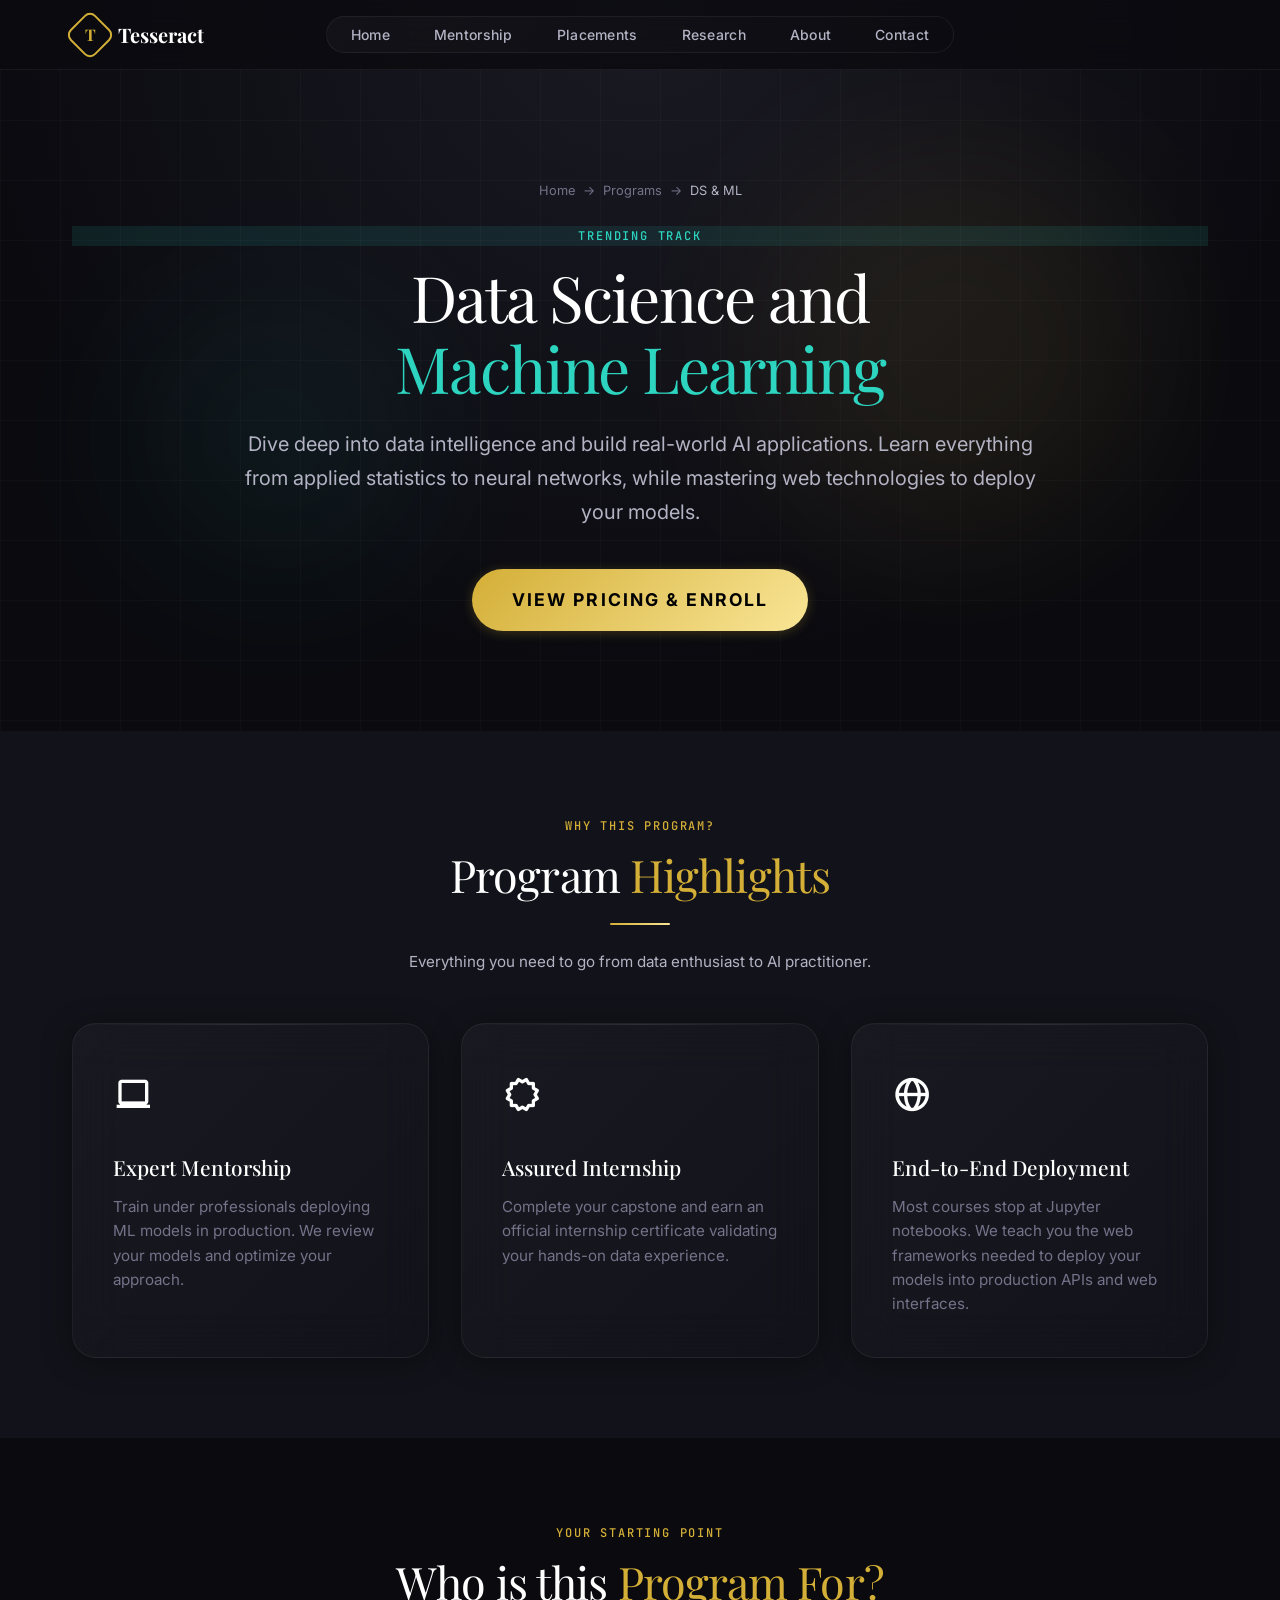
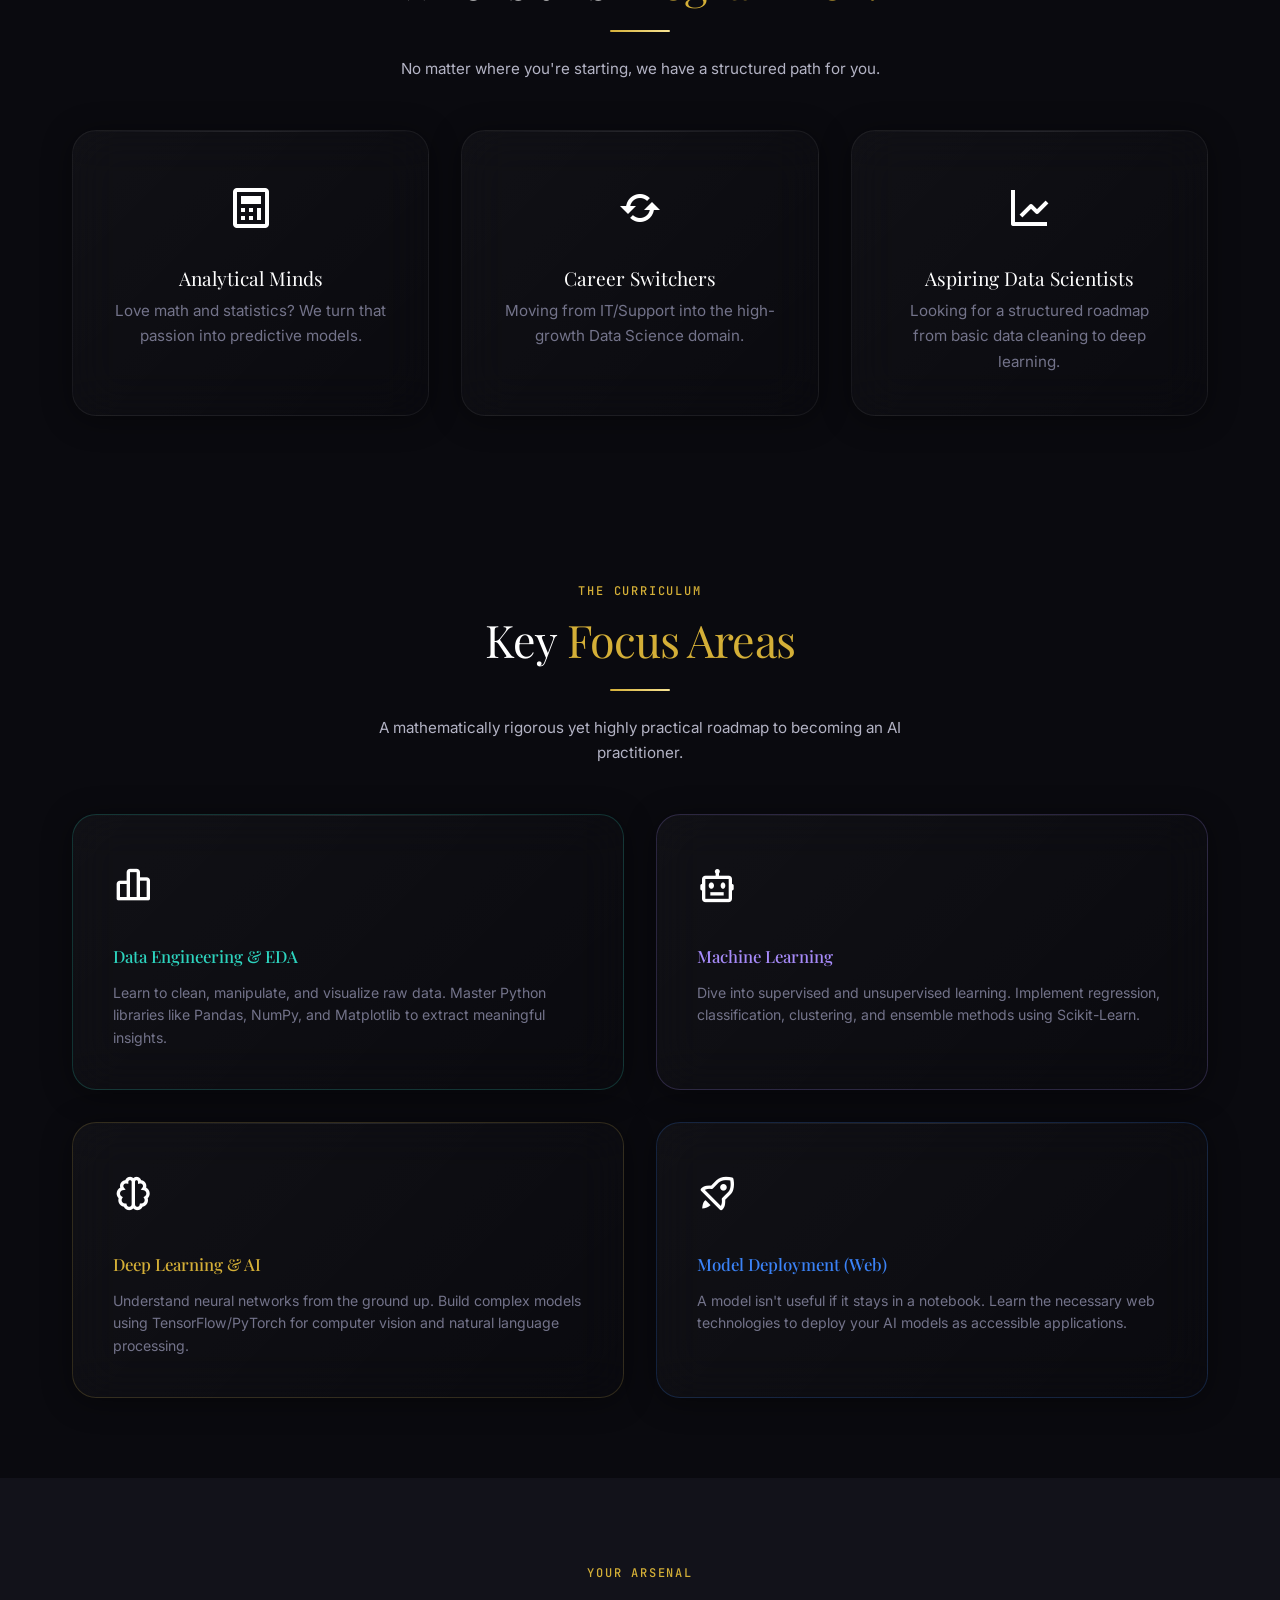
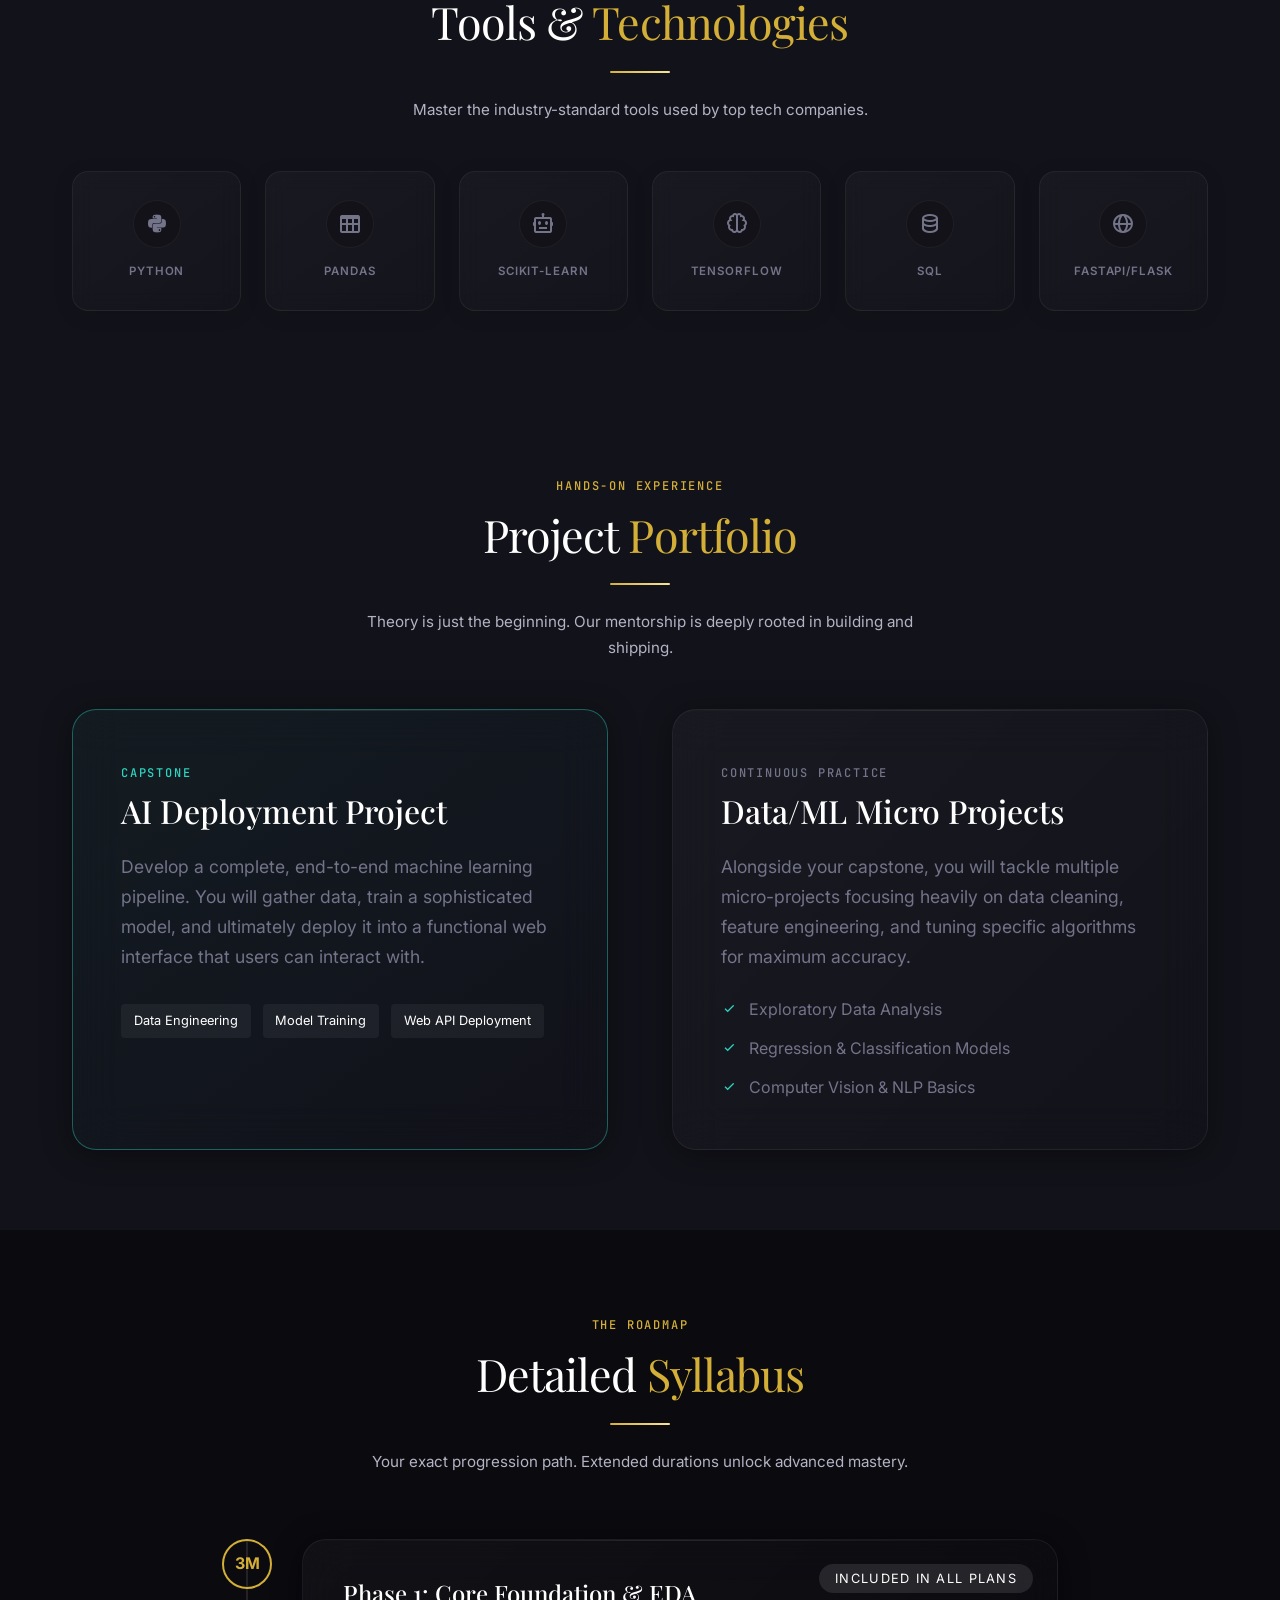
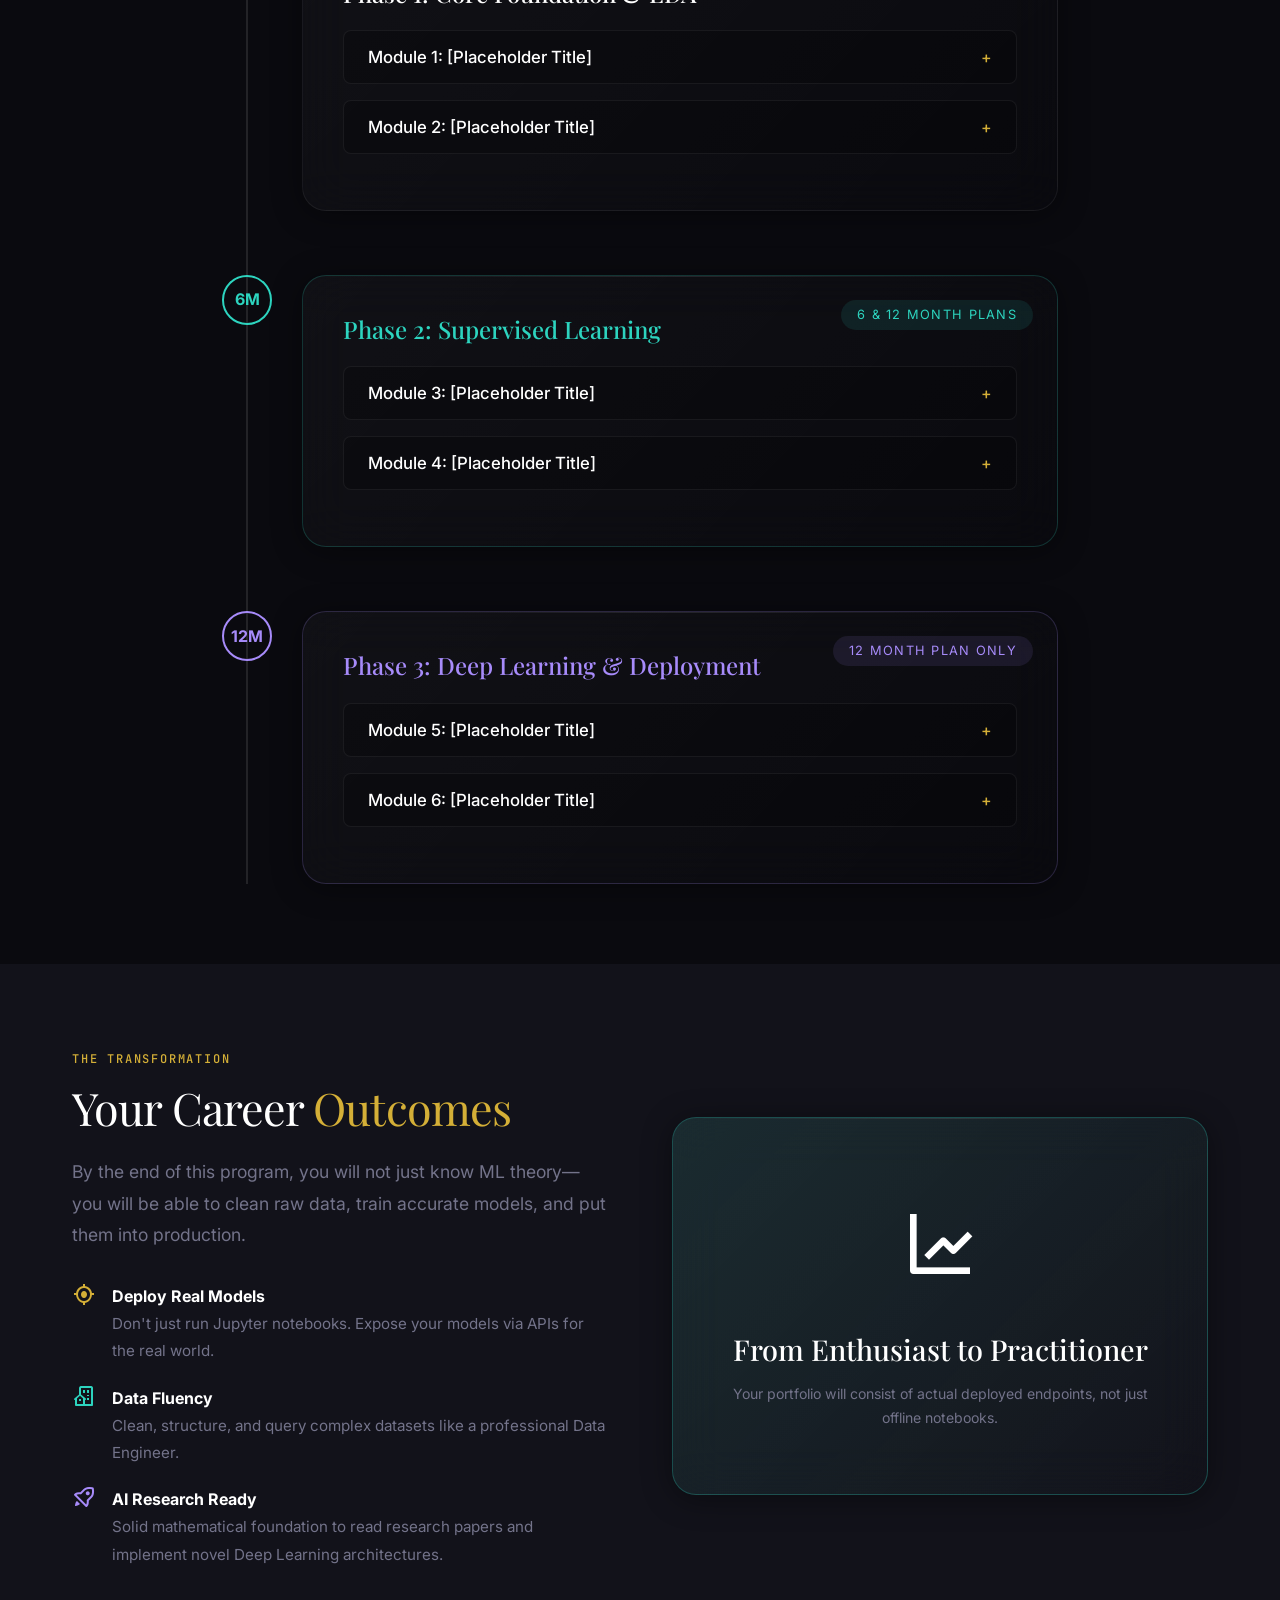
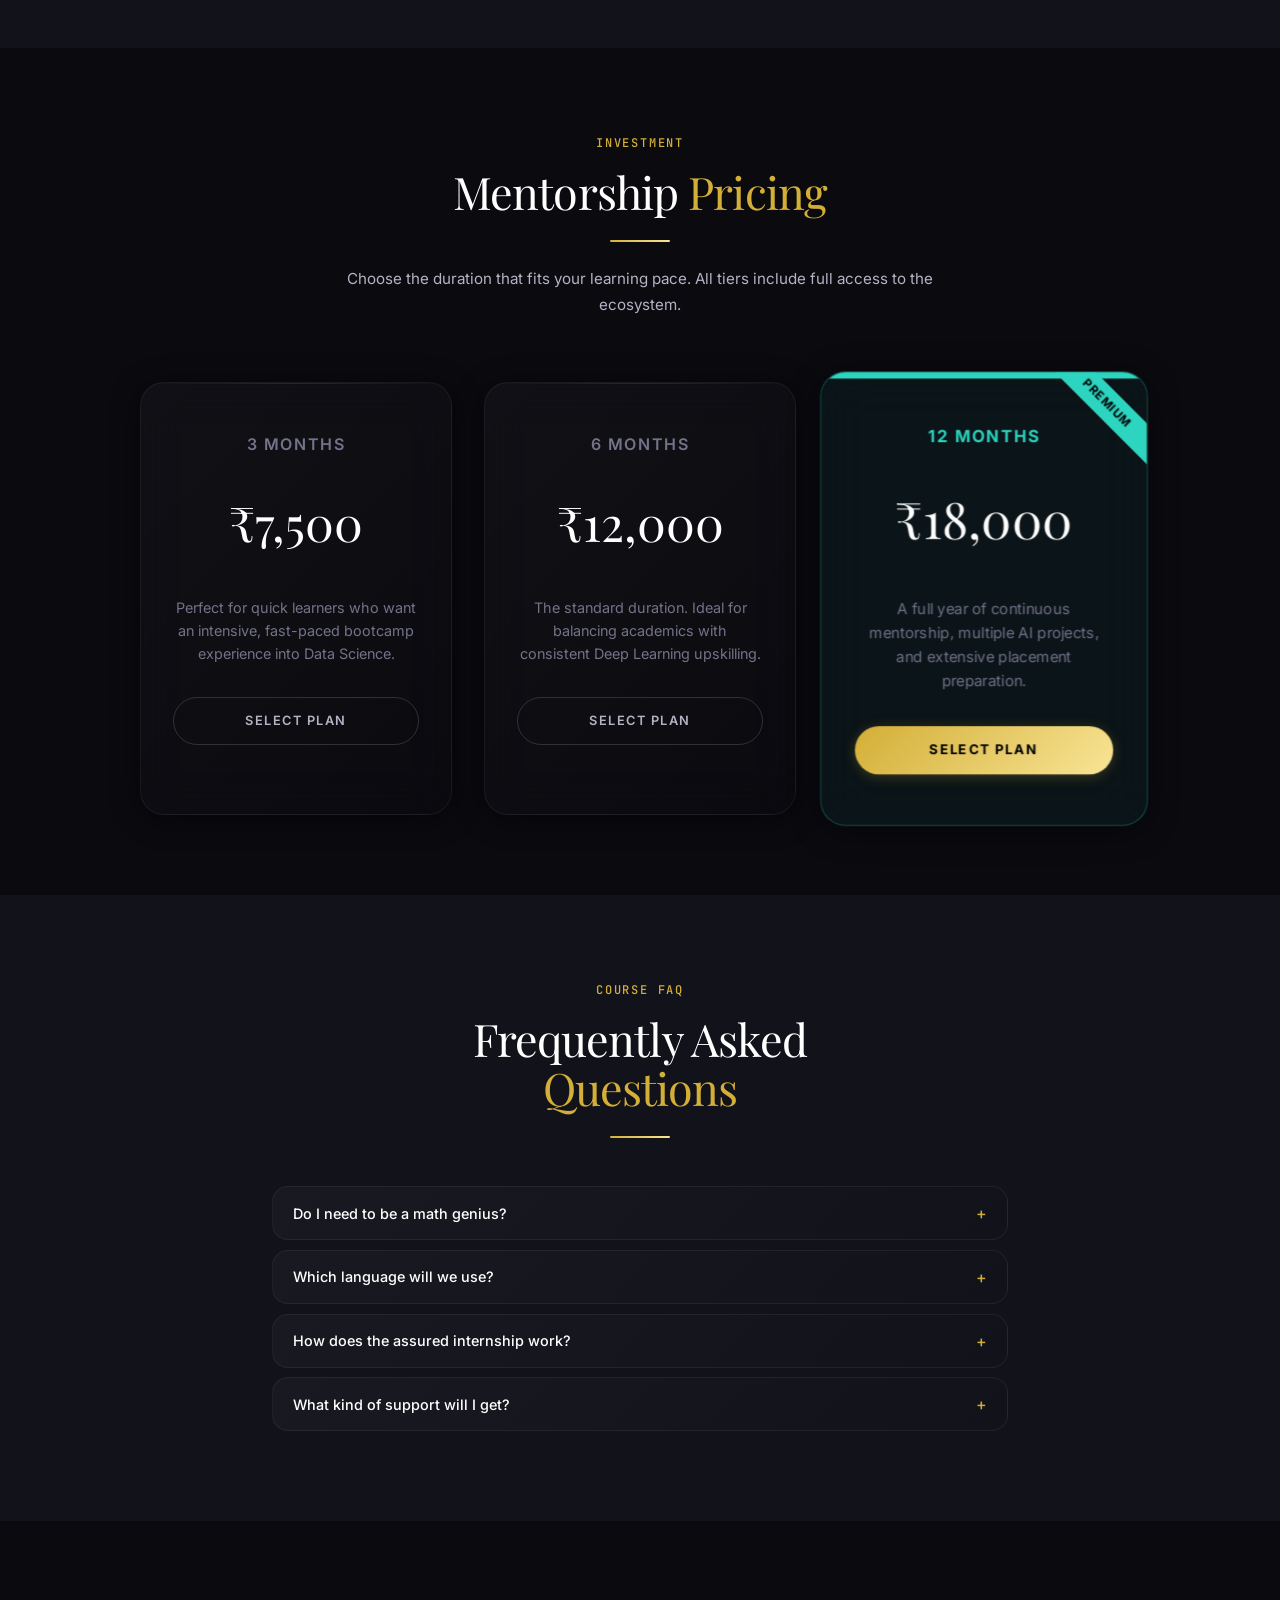
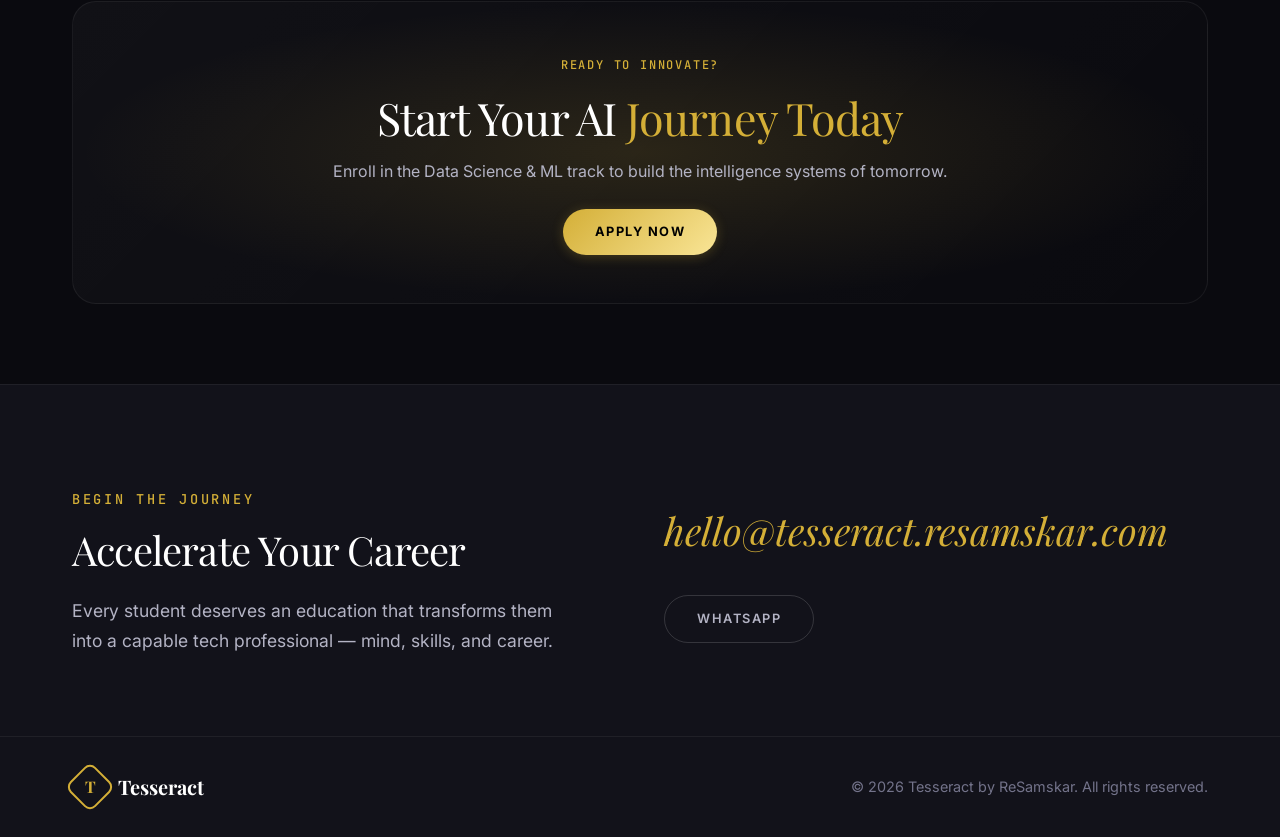
<file: src/Python_DS/index.html>
<!DOCTYPE html>
<html lang="en">

<head>
  <meta charset="UTF-8">
  <meta name="viewport" content="width=device-width, initial-scale=1.0">
  <title>Data Science & Machine Learning: Master Applied AI</title>
  <meta name="description"
    content="Dive deep into data intelligence. Learn applied statistics, supervised & deep learning, and deploy ML models using web technologies.">
  <meta name="keywords"
    content="data science mentorship, machine learning training, applied statistics, deep learning, ML model deployment, AI course">
  <meta property="og:title" content="Data Science & Machine Learning: Master Applied AI">
  <meta property="og:description"
    content="Dive deep into data intelligence. Learn applied statistics, supervised & deep learning, and deploy ML models using web technologies.">
  <meta property="og:type" content="website">
  <link rel="stylesheet" href="../../styles.css">
  <link rel="icon" type="image/svg+xml"
    href="data:image/svg+xml,<svg xmlns='http://www.w3.org/2000/svg' viewBox='0 0 100 100'><text y='.9em' font-size='90'>◇</text></svg>">
</head>

<body>

  <nav class="navbar" id="navbar">
    <div class="nav-inner">
      <a href="/" class="nav-logo">
        <div class="logo-icon"><span>T</span></div>Tesseract
      </a>
      <ul class="nav-links" id="navLinks">
        <li><a href="/">Home</a></li>
        <li><a href="/mentorship/">Mentorship</a></li>
        <li><a href="/placements/">Placements</a></li>
        <li><a href="/research/">Research</a></li>
        <li><a href="/about/">About</a></li>
        <li><a href="/contact/">Contact</a></li>
      </ul>
      <div class="nav-right">
        <button class="mobile-toggle" id="mobileToggle"
          aria-label="Toggle menu"><span></span><span></span><span></span></button>
      </div>
    </div>
  </nav>

  <!-- 1. Hero Section -->
  <section class="page-header" style="padding: 180px 0 100px;">
    <div class="hero-bg">
      <div class="grid-pattern"></div>
      <div class="glow-orb gold"></div>
      <div class="glow-orb teal"></div>
    </div>
    <div class="container" style="position:relative; z-index:2;">
      <div class="breadcrumb"><a href="index.html">Home</a><span class="sep">→</span><a
          href="programs.html">Programs</a><span class="sep">→</span><span class="current">DS & ML</span></div>
      <span class="label"
        style="color:var(--teal); border-color:rgba(45,212,191,0.2); background:rgba(45,212,191,0.1);">Trending
        Track</span>
      <h1 style="font-size: clamp(3rem, 5vw, 4.5rem); margin-top: 1rem;">Data Science and <br><span
          class="text-teal">Machine Learning</span></h1>
      <p style="font-size: 1.25rem; max-width: 800px; margin: 1.5rem auto 2.5rem; font-weight: 400;">Dive deep into data
        intelligence and build real-world AI applications. Learn everything from applied statistics to neural networks,
        while mastering web technologies to deploy your models.</p>
      <a href="#pricing" class="btn btn-primary"
        style="padding: 1rem 2.5rem; font-size: 1.1rem; border-radius: 50px;">View Pricing & Enroll</a>
    </div>
  </section>

  <!-- 2. Program Highlights -->
  <section class="section" style="background:var(--bg-secondary); position: relative; overflow: hidden;">
    <div class="container">
      <div class="section-header fade-in">
        <span class="label">Why This Program?</span>
        <h2>Program <span class="text-accent">Highlights</span></h2>
        <div class="divider"></div>
        <p class="section-subtitle">Everything you need to go from data enthusiast to AI practitioner.</p>
      </div>

      <div class="grid-3 fade-in" style="margin-top:3rem; gap: 2rem;">
        <div class="glass-card" style="padding: 2.5rem;">
          <div style="font-size:2.5rem; margin-bottom:1.5rem;"><i class='bx bx-laptop'></i></div>
          <h3 style="font-size: 1.3rem; margin-bottom:1rem;">Expert Mentorship</h3>
          <p style="color:var(--text-muted); line-height: 1.6; font-size: 0.95rem;">Train under professionals deploying
            ML models in production. We review your models and optimize your approach.</p>
        </div>
        <div class="glass-card" style="padding: 2.5rem;">
          <div style="font-size:2.5rem; margin-bottom:1.5rem;"><i class='bx bx-certification'></i></div>
          <h3 style="font-size: 1.3rem; margin-bottom:1rem;">Assured Internship</h3>
          <p style="color:var(--text-muted); line-height: 1.6; font-size: 0.95rem;">Complete your capstone and earn an
            official internship certificate validating your hands-on data experience.</p>
        </div>
        <div class="glass-card" style="padding: 2.5rem;">
          <div style="font-size:2.5rem; margin-bottom:1.5rem;"><i class='bx bx-globe'></i></div>
          <h3 style="font-size: 1.3rem; margin-bottom:1rem;">End-to-End Deployment</h3>
          <p style="color:var(--text-muted); line-height: 1.6; font-size: 0.95rem;">Most courses stop at Jupyter
            notebooks. We teach you the web frameworks needed to deploy your models into production APIs and web
            interfaces.</p>
        </div>
      </div>
    </div>
  </section>

  <!-- 2.5 Who is this Program For -->
  <section class="section">
    <div class="container">
      <div class="section-header fade-in">
        <span class="label">Your Starting Point</span>
        <h2>Who is this <span class="text-accent">Program For?</span></h2>
        <div class="divider"></div>
        <p class="section-subtitle">No matter where you're starting, we have a structured path for you.</p>
      </div>
      <div class="grid-3" style="margin-top:3rem;">
        <div class="glass-card fade-in" style="padding:2.5rem; text-align:center;">
          <div style="font-size:3rem; margin-bottom:1rem;"><i class='bx bx-calculator'></i></div>
          <h4 style="font-size:1.2rem; margin-bottom:0.5rem;">Analytical Minds</h4>
          <p style="color:var(--text-muted); font-size:0.95rem;">Love math and statistics? We turn that passion into
            predictive models.</p>
        </div>
        <div class="glass-card fade-in fade-in-delay-1" style="padding:2.5rem; text-align:center;">
          <div style="font-size:3rem; margin-bottom:1rem;"><i class='bx bx-refresh'></i></div>
          <h4 style="font-size:1.2rem; margin-bottom:0.5rem;">Career Switchers</h4>
          <p style="color:var(--text-muted); font-size:0.95rem;">Moving from IT/Support into the high-growth Data
            Science domain.</p>
        </div>
        <div class="glass-card fade-in fade-in-delay-2" style="padding:2.5rem; text-align:center;">
          <div style="font-size:3rem; margin-bottom:1rem;"><i class='bx bx-line-chart'></i></div>
          <h4 style="font-size:1.2rem; margin-bottom:0.5rem;">Aspiring Data Scientists</h4>
          <p style="color:var(--text-muted); font-size:0.95rem;">Looking for a structured roadmap from basic data
            cleaning to deep learning.</p>
        </div>
      </div>
    </div>
  </section>

  <!-- 3. Curriculum -->
  <section class="section">
    <div class="container">
      <div class="section-header fade-in">
        <span class="label">The Curriculum</span>
        <h2>Key <span class="text-accent">Focus Areas</span></h2>
        <div class="divider"></div>
        <p class="section-subtitle">A mathematically rigorous yet highly practical roadmap to becoming an AI
          practitioner.</p>
      </div>

      <div class="grid-2 fade-in" style="margin-top:3rem;">
        <div class="glass-card" style="padding:2.5rem; border-color: rgba(45,212,191,0.2);">
          <div style="font-size:2.5rem; margin-bottom:1.5rem;"><i class='bx bx-bar-chart-alt-2'></i></div>
          <h3 style="margin-bottom:1rem; color:var(--teal);">Data Engineering & EDA</h3>
          <p style="color:var(--text-muted); line-height: 1.6;">Learn to clean, manipulate, and visualize raw data.
            Master Python libraries like Pandas, NumPy, and Matplotlib to extract meaningful insights.</p>
        </div>
        <div class="glass-card" style="padding:2.5rem; border-color: rgba(167,139,250,0.2);">
          <div style="font-size:2.5rem; margin-bottom:1.5rem;"><i class='bx bx-bot'></i></div>
          <h3 style="margin-bottom:1rem; color:var(--purple);">Machine Learning</h3>
          <p style="color:var(--text-muted); line-height: 1.6;">Dive into supervised and unsupervised learning.
            Implement regression, classification, clustering, and ensemble methods using Scikit-Learn.</p>
        </div>
        <div class="glass-card" style="padding:2.5rem; border-color: rgba(201,168,76,0.2);">
          <div style="font-size:2.5rem; margin-bottom:1.5rem;"><i class='bx bx-brain'></i></div>
          <h3 style="margin-bottom:1rem; color:var(--accent);">Deep Learning & AI</h3>
          <p style="color:var(--text-muted); line-height: 1.6;">Understand neural networks from the ground up. Build
            complex models using TensorFlow/PyTorch for computer vision and natural language processing.</p>
        </div>
        <div class="glass-card" style="padding:2.5rem; border-color: rgba(59,130,246,0.2);">
          <div style="font-size:2.5rem; margin-bottom:1.5rem;"><i class='bx bx-rocket'></i></div>
          <h3 style="margin-bottom:1rem; color:#3b82f6;">Model Deployment (Web)</h3>
          <p style="color:var(--text-muted); line-height: 1.6;">A model isn't useful if it stays in a notebook. Learn
            the necessary web technologies to deploy your AI models as accessible applications.</p>
        </div>
      </div>
    </div>
  </section>

  <!-- 3.5 Tech Stack -->
  <section class="section" style="background:var(--bg-secondary);">
    <div class="container">
      <div class="section-header fade-in">
        <span class="label">Your Arsenal</span>
        <h2>Tools & <span class="text-accent">Technologies</span></h2>
        <div class="divider"></div>
        <p class="section-subtitle">Master the industry-standard tools used by top tech companies.</p>
      </div>
      <div class="tech-grid fade-in">
        <div class="tech-card">
          <div class="tech-icon"><i class='bx bxl-python'></i></div>
          <span class="tech-name">Python</span>
        </div>
        <div class="tech-card" style="animation-delay: 0.1s;">
          <div class="tech-icon"><i class='bx bx-table'></i></div>
          <span class="tech-name">Pandas</span>
        </div>
        <div class="tech-card" style="animation-delay: 0.2s;">
          <div class="tech-icon"><i class='bx bx-bot'></i></div>
          <span class="tech-name">Scikit-Learn</span>
        </div>
        <div class="tech-card" style="animation-delay: 0.3s;">
          <div class="tech-icon"><i class='bx bx-brain'></i></div>
          <span class="tech-name">TensorFlow</span>
        </div>
        <div class="tech-card" style="animation-delay: 0.4s;">
          <div class="tech-icon"><i class='bx bx-data'></i></div>
          <span class="tech-name">SQL</span>
        </div>
        <div class="tech-card" style="animation-delay: 0.5s;">
          <div class="tech-icon"><i class='bx bx-globe'></i></div>
          <span class="tech-name">FastAPI/Flask</span>
        </div>
      </div>
    </div>
  </section>

  <!-- 4. Projects -->
  <section class="section" style="background:var(--bg-secondary);">
    <div class="container">
      <div class="section-header fade-in">
        <span class="label">Hands-On Experience</span>
        <h2>Project <span class="text-accent">Portfolio</span></h2>
        <div class="divider"></div>
        <p class="section-subtitle">Theory is just the beginning. Our mentorship is deeply rooted in building and
          shipping.</p>
      </div>

      <div class="grid-2" style="margin-top:3rem; gap:4rem; align-items: stretch;">
        <!-- Major Project -->
        <div class="glass-card fade-in"
          style="padding:3rem; border-color: rgba(45,212,191,0.4); background: linear-gradient(145deg, rgba(45,212,191,0.05) 0%, rgba(0,0,0,0) 100%);">
          <span class="label" style="color:var(--teal);">Capstone</span>
          <h3 style="font-size:2rem; margin-top:0.5rem; margin-bottom:1.5rem;">AI Deployment Project</h3>
          <p style="color:var(--text-muted); line-height:1.7; font-size:1.1rem;">Develop a complete, end-to-end machine
            learning pipeline. You will gather data, train a sophisticated model, and ultimately deploy it into a
            functional web interface that users can interact with.</p>
          <div style="margin-top: 2rem; display: flex; gap: 0.75rem; flex-wrap: wrap;">
            <span
              style="padding: 0.4rem 0.8rem; background: rgba(255,255,255,0.05); border-radius: 4px; font-size: 0.8rem;">Data
              Engineering</span>
            <span
              style="padding: 0.4rem 0.8rem; background: rgba(255,255,255,0.05); border-radius: 4px; font-size: 0.8rem;">Model
              Training</span>
            <span
              style="padding: 0.4rem 0.8rem; background: rgba(255,255,255,0.05); border-radius: 4px; font-size: 0.8rem;">Web
              API Deployment</span>
          </div>
        </div>

        <!-- Minor Projects -->
        <div class="glass-card fade-in fade-in-delay-2" style="padding:3rem;">
          <span class="label" style="color:var(--text-muted);">Continuous Practice</span>
          <h3 style="font-size:2rem; margin-top:0.5rem; margin-bottom:1.5rem;">Data/ML Micro Projects</h3>
          <p style="color:var(--text-muted); line-height:1.7; font-size:1.1rem;">Alongside your capstone, you will
            tackle multiple micro-projects focusing heavily on data cleaning, feature engineering, and tuning specific
            algorithms for maximum accuracy.</p>
          <ul
            style="margin-top: 1.5rem; list-style: none; padding: 0; color: var(--text-muted); display: flex; flex-direction: column; gap: 0.75rem;">
            <li><span style="color:var(--teal); margin-right:0.5rem;"><i class='bx bx-check'></i></span> Exploratory
              Data Analysis</li>
            <li><span style="color:var(--teal); margin-right:0.5rem;"><i class='bx bx-check'></i></span> Regression &
              Classification Models</li>
            <li><span style="color:var(--teal); margin-right:0.5rem;"><i class='bx bx-check'></i></span> Computer Vision
              & NLP Basics</li>
          </ul>
        </div>
      </div>
    </div>
  </section>

  <!-- 4.5 Detailed Syllabus -->
  <section class="section">
    <div class="container" style="max-width: 900px;">
      <div class="section-header fade-in">
        <span class="label">The Roadmap</span>
        <h2>Detailed <span class="text-accent">Syllabus</span></h2>
        <div class="divider"></div>
        <p class="section-subtitle">Your exact progression path. Extended durations unlock advanced mastery.</p>
      </div>

      <div style="margin-top: 4rem; position: relative;">
        <!-- Timeline Line -->
        <div
          style="position: absolute; left: 24px; top: 0; bottom: 0; width: 2px; background: rgba(255,255,255,0.1); z-index: 1;">
        </div>

        <!-- Phase 1: 3 Months -->
        <div class="fade-in" style="position: relative; z-index: 2; margin-bottom: 4rem; padding-left: 5rem;">
          <div
            style="position: absolute; left: 0; top: 0; width: 50px; height: 50px; border-radius: 50%; background: var(--bg-dark); border: 2px solid var(--accent); display: flex; align-items: center; justify-content: center; font-weight: bold; color: var(--accent);">
            3M</div>
          <div class="glass-card" style="padding: 2.5rem; position: relative;">
            <div
              style="position: absolute; top: 1.5rem; right: 1.5rem; background: rgba(255,255,255,0.1); padding: 0.25rem 1rem; border-radius: 50px; font-size: 0.8rem; letter-spacing: 0.1em; text-transform: uppercase;">
              Included in all plans</div>
            <h3 style="margin-bottom: 1.5rem; font-size: 1.5rem;">Phase 1: Core Foundation & EDA</h3>

            <div class="accordion-container">
              <div class="faq-item"
                style="background: rgba(0,0,0,0.2); border: 1px solid var(--glass-border); border-radius: 0.5rem; margin-bottom: 1rem;">
                <button class="faq-question" style="padding: 1rem 1.5rem; font-size: 1.05rem;"
                  onclick="toggleFaq(this)">Module 1: [Placeholder Title]<span class="icon">+</span></button>
                <div class="faq-answer">
                  <p style="padding: 0 1.5rem 1.5rem;">[Placeholder for detailed syllabus topics, practicals, and
                    assignments.]</p>
                </div>
              </div>
              <div class="faq-item"
                style="background: rgba(0,0,0,0.2); border: 1px solid var(--glass-border); border-radius: 0.5rem; margin-bottom: 1rem;">
                <button class="faq-question" style="padding: 1rem 1.5rem; font-size: 1.05rem;"
                  onclick="toggleFaq(this)">Module 2: [Placeholder Title]<span class="icon">+</span></button>
                <div class="faq-answer">
                  <p style="padding: 0 1.5rem 1.5rem;">[Placeholder for detailed syllabus topics, practicals, and
                    assignments.]</p>
                </div>
              </div>
            </div>
          </div>
        </div>

        <!-- Phase 2: 6 Months -->
        <div class="fade-in" style="position: relative; z-index: 2; margin-bottom: 4rem; padding-left: 5rem;">
          <div
            style="position: absolute; left: 0; top: 0; width: 50px; height: 50px; border-radius: 50%; background: var(--bg-dark); border: 2px solid var(--teal); display: flex; align-items: center; justify-content: center; font-weight: bold; color: var(--teal);">
            6M</div>
          <div class="glass-card" style="padding: 2.5rem; border-color: rgba(45,212,191,0.2);">
            <div
              style="position: absolute; top: 1.5rem; right: 1.5rem; background: rgba(45,212,191,0.1); color: var(--teal); padding: 0.25rem 1rem; border-radius: 50px; font-size: 0.8rem; letter-spacing: 0.1em; text-transform: uppercase;">
              6 & 12 Month Plans</div>
            <h3 style="margin-bottom: 1.5rem; font-size: 1.5rem; color: var(--teal);">Phase 2: Supervised Learning</h3>

            <div class="accordion-container">
              <div class="faq-item"
                style="background: rgba(0,0,0,0.2); border: 1px solid var(--glass-border); border-radius: 0.5rem; margin-bottom: 1rem;">
                <button class="faq-question" style="padding: 1rem 1.5rem; font-size: 1.05rem;"
                  onclick="toggleFaq(this)">Module 3: [Placeholder Title]<span class="icon">+</span></button>
                <div class="faq-answer">
                  <p style="padding: 0 1.5rem 1.5rem;">[Placeholder for detailed syllabus topics, practicals, and
                    assignments.]</p>
                </div>
              </div>
              <div class="faq-item"
                style="background: rgba(0,0,0,0.2); border: 1px solid var(--glass-border); border-radius: 0.5rem; margin-bottom: 1rem;">
                <button class="faq-question" style="padding: 1rem 1.5rem; font-size: 1.05rem;"
                  onclick="toggleFaq(this)">Module 4: [Placeholder Title]<span class="icon">+</span></button>
                <div class="faq-answer">
                  <p style="padding: 0 1.5rem 1.5rem;">[Placeholder for detailed syllabus topics, practicals, and
                    assignments.]</p>
                </div>
              </div>
            </div>
          </div>
        </div>

        <!-- Phase 3: 12 Months -->
        <div class="fade-in" style="position: relative; z-index: 2; padding-left: 5rem;">
          <div
            style="position: absolute; left: 0; top: 0; width: 50px; height: 50px; border-radius: 50%; background: var(--bg-dark); border: 2px solid var(--purple); display: flex; align-items: center; justify-content: center; font-weight: bold; color: var(--purple);">
            12M</div>
          <div class="glass-card" style="padding: 2.5rem; border-color: rgba(167,139,250,0.2);">
            <div
              style="position: absolute; top: 1.5rem; right: 1.5rem; background: rgba(167,139,250,0.1); color: var(--purple); padding: 0.25rem 1rem; border-radius: 50px; font-size: 0.8rem; letter-spacing: 0.1em; text-transform: uppercase;">
              12 Month Plan Only</div>
            <h3 style="margin-bottom: 1.5rem; font-size: 1.5rem; color: var(--purple);">Phase 3: Deep Learning &
              Deployment</h3>

            <div class="accordion-container">
              <div class="faq-item"
                style="background: rgba(0,0,0,0.2); border: 1px solid var(--glass-border); border-radius: 0.5rem; margin-bottom: 1rem;">
                <button class="faq-question" style="padding: 1rem 1.5rem; font-size: 1.05rem;"
                  onclick="toggleFaq(this)">Module 5: [Placeholder Title]<span class="icon">+</span></button>
                <div class="faq-answer">
                  <p style="padding: 0 1.5rem 1.5rem;">[Placeholder for detailed syllabus topics, practicals, and
                    assignments.]</p>
                </div>
              </div>
              <div class="faq-item"
                style="background: rgba(0,0,0,0.2); border: 1px solid var(--glass-border); border-radius: 0.5rem; margin-bottom: 1rem;">
                <button class="faq-question" style="padding: 1rem 1.5rem; font-size: 1.05rem;"
                  onclick="toggleFaq(this)">Module 6: [Placeholder Title]<span class="icon">+</span></button>
                <div class="faq-answer">
                  <p style="padding: 0 1.5rem 1.5rem;">[Placeholder for detailed syllabus topics, practicals, and
                    assignments.]</p>
                </div>
              </div>
            </div>
          </div>
        </div>

      </div>
    </div>
  </section>

  <!-- 4.8 Career Outcomes -->
  <section class="section" style="background:var(--bg-secondary);">
    <div class="container">
      <div class="grid-2" style="align-items:center; gap:4rem;">
        <div class="fade-in">
          <span class="label">The Transformation</span>
          <h2 style="margin-top:0.75rem;">Your Career <span class="text-accent">Outcomes</span></h2>
          <p style="margin-top:1.5rem; font-size:1.1rem; line-height:1.8; color:var(--text-muted);">By the end of this
            program, you will not just know ML theory—you will be able to clean raw data, train accurate models, and put
            them into production.</p>

          <ul
            style="margin-top: 2rem; list-style: none; padding: 0; display: flex; flex-direction: column; gap: 1.25rem;">
            <li style="display: flex; gap: 1rem; align-items: flex-start;">
              <div style="color:var(--accent); font-size:1.5rem; line-height:1;"><i class='bx bx-target-lock'></i></div>
              <div><strong style="color:var(--text-primary);">Deploy Real Models</strong><br><span
                  style="font-size:0.95rem; color:var(--text-muted);">Don't just run Jupyter notebooks. Expose your
                  models via APIs for the real world.</span></div>
            </li>
            <li style="display: flex; gap: 1rem; align-items: flex-start;">
              <div style="color:var(--teal); font-size:1.5rem; line-height:1;"><i class='bx bx-building-house'></i>
              </div>
              <div><strong style="color:var(--text-primary);">Data Fluency</strong><br><span
                  style="font-size:0.95rem; color:var(--text-muted);">Clean, structure, and query complex datasets like
                  a professional Data Engineer.</span></div>
            </li>
            <li style="display: flex; gap: 1rem; align-items: flex-start;">
              <div style="color:var(--purple); font-size:1.5rem; line-height:1;"><i class='bx bx-rocket'></i></div>
              <div><strong style="color:var(--text-primary);">AI Research Ready</strong><br><span
                  style="font-size:0.95rem; color:var(--text-muted);">Solid mathematical foundation to read research
                  papers and implement novel Deep Learning architectures.</span></div>
            </li>
          </ul>
        </div>
        <div class="fade-in fade-in-delay-2">
          <div class="glass-card"
            style="padding: 0; overflow: hidden; position: relative; border-color: rgba(45,212,191,0.3);">
            <!-- Visual representation of success -->
            <div
              style="padding: 4rem 3rem; text-align: center; background: linear-gradient(135deg, rgba(45,212,191,0.1) 0%, rgba(0,0,0,0) 100%);">
              <div style="font-size: 5rem; margin-bottom: 1rem;"><i class='bx bx-line-chart'></i></div>
              <h3 style="font-size: 1.8rem; color: var(--text-primary);">From Enthusiast to Practitioner</h3>
              <p style="color: var(--text-muted); margin-top: 1rem;">Your portfolio will consist of actual deployed
                endpoints, not just offline notebooks.</p>
            </div>
          </div>
        </div>
      </div>
    </div>
  </section>

  <!-- 5. Pricing -->
  <section id="pricing" class="section">
    <div class="container">
      <div class="section-header fade-in">
        <span class="label">Investment</span>
        <h2>Mentorship <span class="text-accent">Pricing</span></h2>
        <div class="divider"></div>
        <p class="section-subtitle">Choose the duration that fits your learning pace. All tiers include full access to
          the ecosystem.</p>
      </div>

      <!-- Pricing Grid -->
      <div class="fade-in" style="margin-top:4rem; max-width: 1000px; margin-left: auto; margin-right: auto;">
        <div style="display:flex; gap:2rem; flex-wrap:wrap; justify-content:center;">
          <div class="glass-card"
            style="flex:1; min-width:280px; max-width:320px; border:1px solid var(--glass-border); border-radius:1.5rem; padding:3rem 2rem; text-align:center;">
            <div
              style="font-size:1rem; color:var(--text-muted); text-transform:uppercase; letter-spacing:0.1em; margin-bottom:1.5rem; font-weight: 600;">
              3 Months</div>
            <div
              style="font-family:var(--font-heading); font-size:3rem; color:var(--text-primary); margin-bottom: 2rem;">
              ₹7,500</div>
            <p style="color:var(--text-muted); font-size:0.9rem; line-height:1.6; margin-bottom:2rem;">Perfect for quick
              learners who want an intensive, fast-paced bootcamp experience into Data Science.</p>
            <a href="/contact/" class="btn btn-outline" style="width:100%; justify-content:center;">Select Plan</a>
          </div>

          <div class="glass-card"
            style="flex:1; min-width:280px; max-width:320px; border:1px solid var(--glass-border); border-radius:1.5rem; padding:3rem 2rem; text-align:center;">
            <div
              style="font-size:1rem; color:var(--text-muted); text-transform:uppercase; letter-spacing:0.1em; margin-bottom:1.5rem; font-weight: 600;">
              6 Months</div>
            <div
              style="font-family:var(--font-heading); font-size:3rem; color:var(--text-primary); margin-bottom: 2rem;">
              ₹12,000</div>
            <p style="color:var(--text-muted); font-size:0.9rem; line-height:1.6; margin-bottom:2rem;">The standard
              duration. Ideal for balancing academics with consistent Deep Learning upskilling.</p>
            <a href="/contact/" class="btn btn-outline" style="width:100%; justify-content:center;">Select Plan</a>
          </div>

          <div class="glass-card"
            style="flex:1; min-width:280px; max-width:320px; background:rgba(45,212,191,0.05); border:1px solid rgba(45,212,191,0.3); border-radius:1.5rem; padding:3rem 2rem; text-align:center; position:relative; overflow:hidden; transform: scale(1.05); z-index: 2;">
            <div style="position:absolute; top:0; left:0; width:100%; height:6px; background:var(--teal);"></div>
            <div
              style="position:absolute; top:1rem; right:-2rem; background:var(--teal); color:#000; font-size:0.7rem; font-weight:bold; padding:0.25rem 2.5rem; transform:rotate(45deg); letter-spacing:0.1em;">
              PREMIUM</div>
            <div
              style="font-size:1rem; color:var(--teal); text-transform:uppercase; letter-spacing:0.1em; margin-bottom:1.5rem; font-weight:bold;">
              12 Months</div>
            <div
              style="font-family:var(--font-heading); font-size:3rem; color:var(--text-primary); margin-bottom: 2rem;">
              ₹18,000</div>
            <p style="color:var(--text-muted); font-size:0.9rem; line-height:1.6; margin-bottom:2rem;">A full year of
              continuous mentorship, multiple AI projects, and extensive placement preparation.</p>
            <a href="/contact/" class="btn btn-primary" style="width:100%; justify-content:center;">Select Plan</a>
          </div>
        </div>
      </div>
    </div>
  </section>

  <!-- 6. FAQ -->
  <section class="section" style="background:var(--bg-secondary);">
    <div class="container" style="max-width:800px;">
      <div class="section-header fade-in">
        <span class="label">Course FAQ</span>
        <h2>Frequently Asked<br><span class="text-accent">Questions</span></h2>
        <div class="divider"></div>
      </div>
      <div class="fade-in">
        <div class="faq-item">
          <button class="faq-question" onclick="toggleFaq(this)">Do I need to be a math genius?<span
              class="icon">+</span></button>
          <div class="faq-answer">
            <p>Not at all. While Machine Learning involves statistics and calculus, we teach the applied math you need
              alongside the programming concepts. You just need a willingness to learn.</p>
          </div>
        </div>
        <div class="faq-item">
          <button class="faq-question" onclick="toggleFaq(this)">Which language will we use?<span
              class="icon">+</span></button>
          <div class="faq-answer">
            <p>This track is primarily taught in Python due to its industry-leading ecosystem for Data Science and
              Machine Learning (Pandas, Scikit-Learn, TensorFlow/PyTorch).</p>
          </div>
        </div>
        <div class="faq-item">
          <button class="faq-question" onclick="toggleFaq(this)">How does the assured internship work?<span
              class="icon">+</span></button>
          <div class="faq-answer">
            <p>Upon successful completion of your major capstone project and all evaluations, you will be granted an
              official internship certificate from ReSamskar, validating your project work as formal industry
              experience.</p>
          </div>
        </div>
        <div class="faq-item">
          <button class="faq-question" onclick="toggleFaq(this)">What kind of support will I get?<span
              class="icon">+</span></button>
          <div class="faq-answer">
            <p>You will have continuous access to your mentor. This includes code reviews, architecture discussions,
              doubt clearing on complex ML concepts, and regular progress tracking.</p>
          </div>
        </div>
      </div>
    </div>
  </section>

  <!-- CTA Banner -->
  <section class="section">
    <div class="container">
      <div class="cta-banner fade-in">
        <span class="label">Ready to Innovate?</span>
        <h2 style="margin-top:1rem;">Start Your AI <span class="text-accent">Journey Today</span></h2>
        <p>Enroll in the Data Science & ML track to build the intelligence systems of tomorrow.</p>
        <a href="/contact/" class="btn btn-primary">Apply Now</a>
      </div>
    </div>
  </section>

  <footer class="footer" id="footer" style="padding: 100px 0 0;">
    <div class="container">
      <div
        style="display: flex; flex-wrap: wrap; justify-content: space-between; align-items: center; gap: 3rem; margin-bottom: 5rem;">
        <div style="flex: 1 1 400px;">
          <span class="label" style="font-size: 0.85rem; letter-spacing: 0.2em;">BEGIN THE JOURNEY</span>
          <h2 style="margin-top: 1rem; font-size: 2.5rem; letter-spacing: -0.02em;">Accelerate Your Career</h2>
          <p style="margin-top: 1.5rem; font-size: 1.1rem; max-width: 500px;">Every student deserves an education that
            transforms them into a capable tech professional — mind, skills, and career.</p>
        </div>
        <div style="flex: 1 1 400px; display: flex; flex-direction: column; gap: 2rem; align-items: flex-start;">
          <a href="mailto:hello@tesseract.resamskar.com"
            style="font-family: var(--font-heading); font-size: clamp(1.5rem, 3vw, 2.5rem); font-style: italic; color: var(--accent); text-decoration: none; transition: var(--transition);">hello@tesseract.resamskar.com</a>
          <div style="display: flex; gap: 1rem; flex-wrap: wrap;">
            <a href="https://wa.me/+919955477663" class="btn btn-outline"
              style="border-radius: 50px; padding: 0.75rem 2rem;">WhatsApp</a>
          </div>
        </div>
      </div>
    </div>
    <div style="border-top: 1px solid var(--glass-border); padding: 2rem 0;">
      <div class="container">
        <div style="display: flex; justify-content: space-between; align-items: center; flex-wrap: wrap; gap: 1rem;">
          <a href="/" class="nav-logo">
            <div class="logo-icon"><span>T</span></div>
            Tesseract
          </a>
          <p style="font-size: 0.9rem; color: var(--text-muted); margin: 0;">© 2026 Tesseract by ReSamskar. All rights
            reserved.</p>
        </div>
      </div>
    </div>
  </footer>

  <script>
    document.getElementById('mobileToggle').addEventListener('click', () => { document.getElementById('navLinks').classList.toggle('open'); });
    const observer = new IntersectionObserver((entries) => { entries.forEach(e => { if (e.isIntersecting) e.target.classList.add('visible'); }); }, { threshold: 0.1 });
    document.querySelectorAll('.fade-in').forEach(el => observer.observe(el));
    window.addEventListener('scroll', () => { document.getElementById('navbar').style.padding = window.scrollY > 50 ? '0.5rem 0' : '1rem 0'; });

    function toggleFaq(btn) {
      const item = btn.parentElement;
      const wasOpen = item.classList.contains('open');
      document.querySelectorAll('.faq-item').forEach(i => i.classList.remove('open'));
      if (!wasOpen) item.classList.add('open');
    }
  </script>
</body>

</html>
</file>
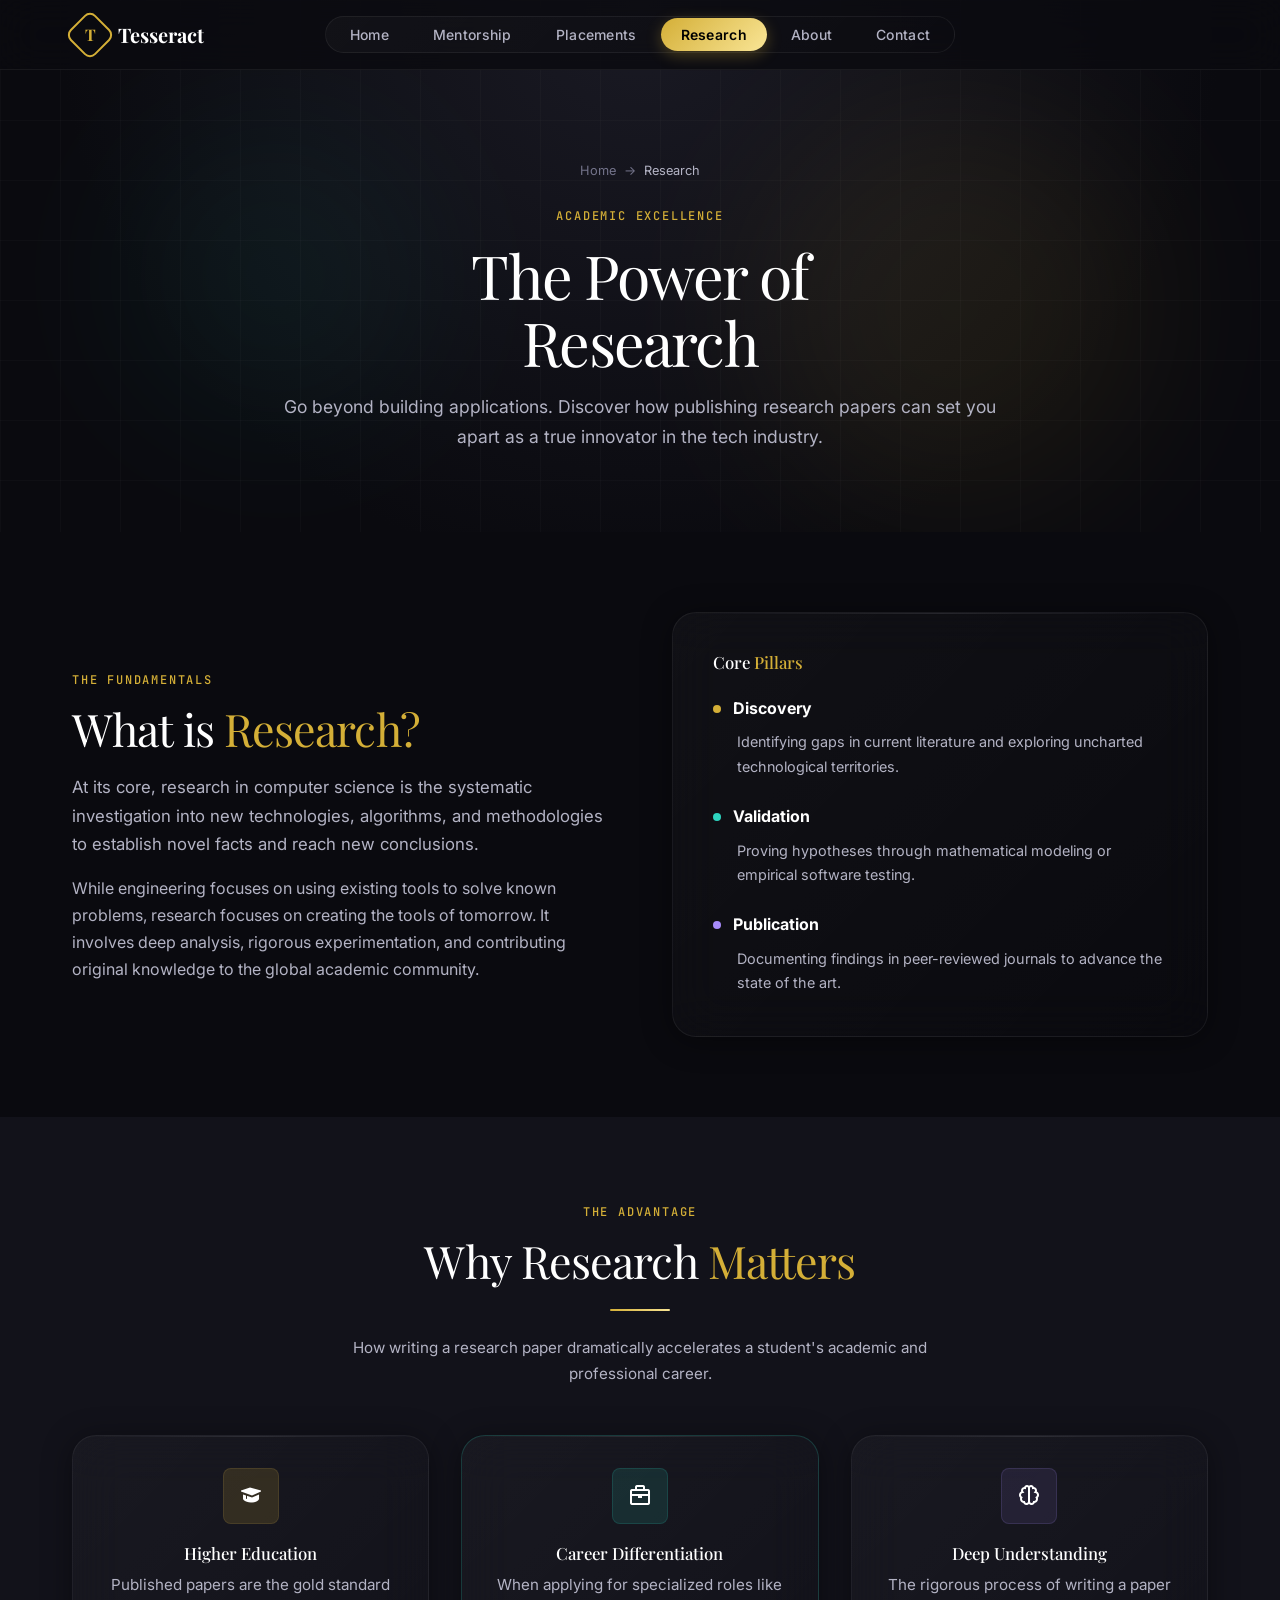
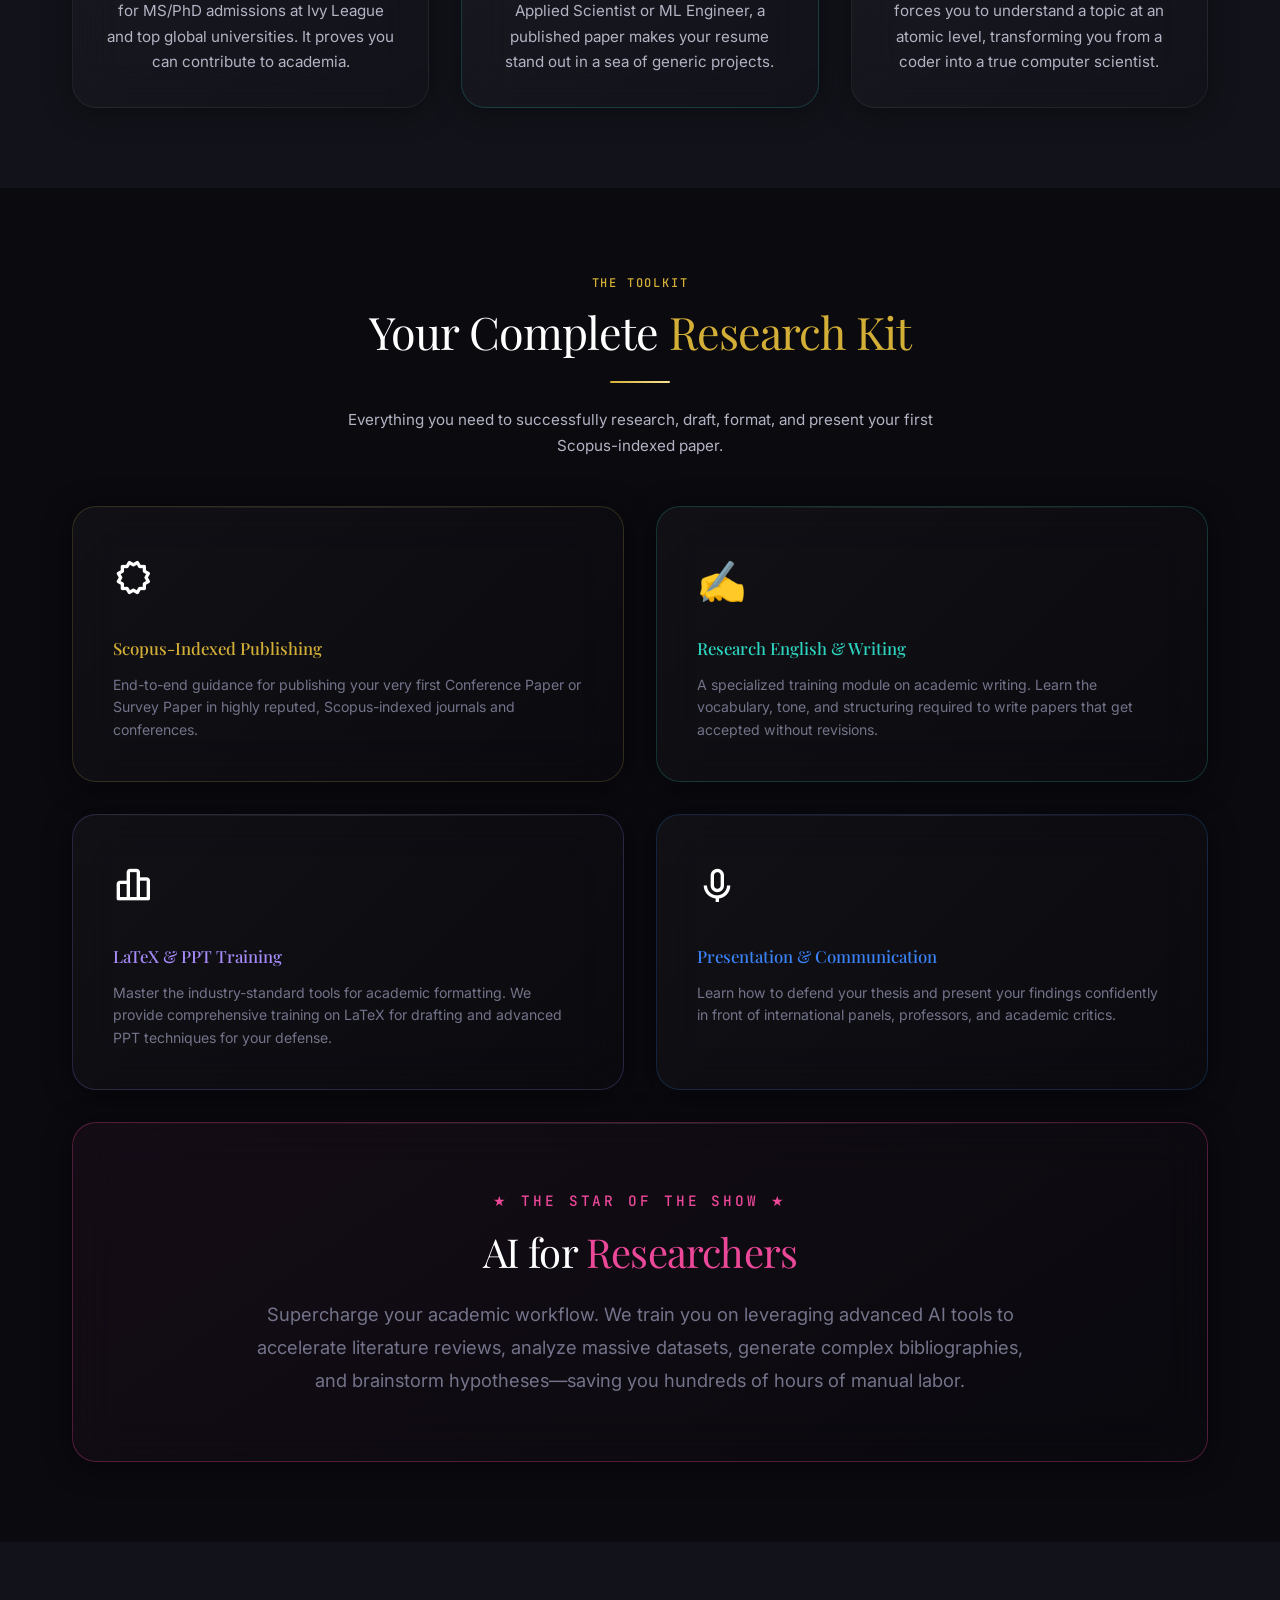
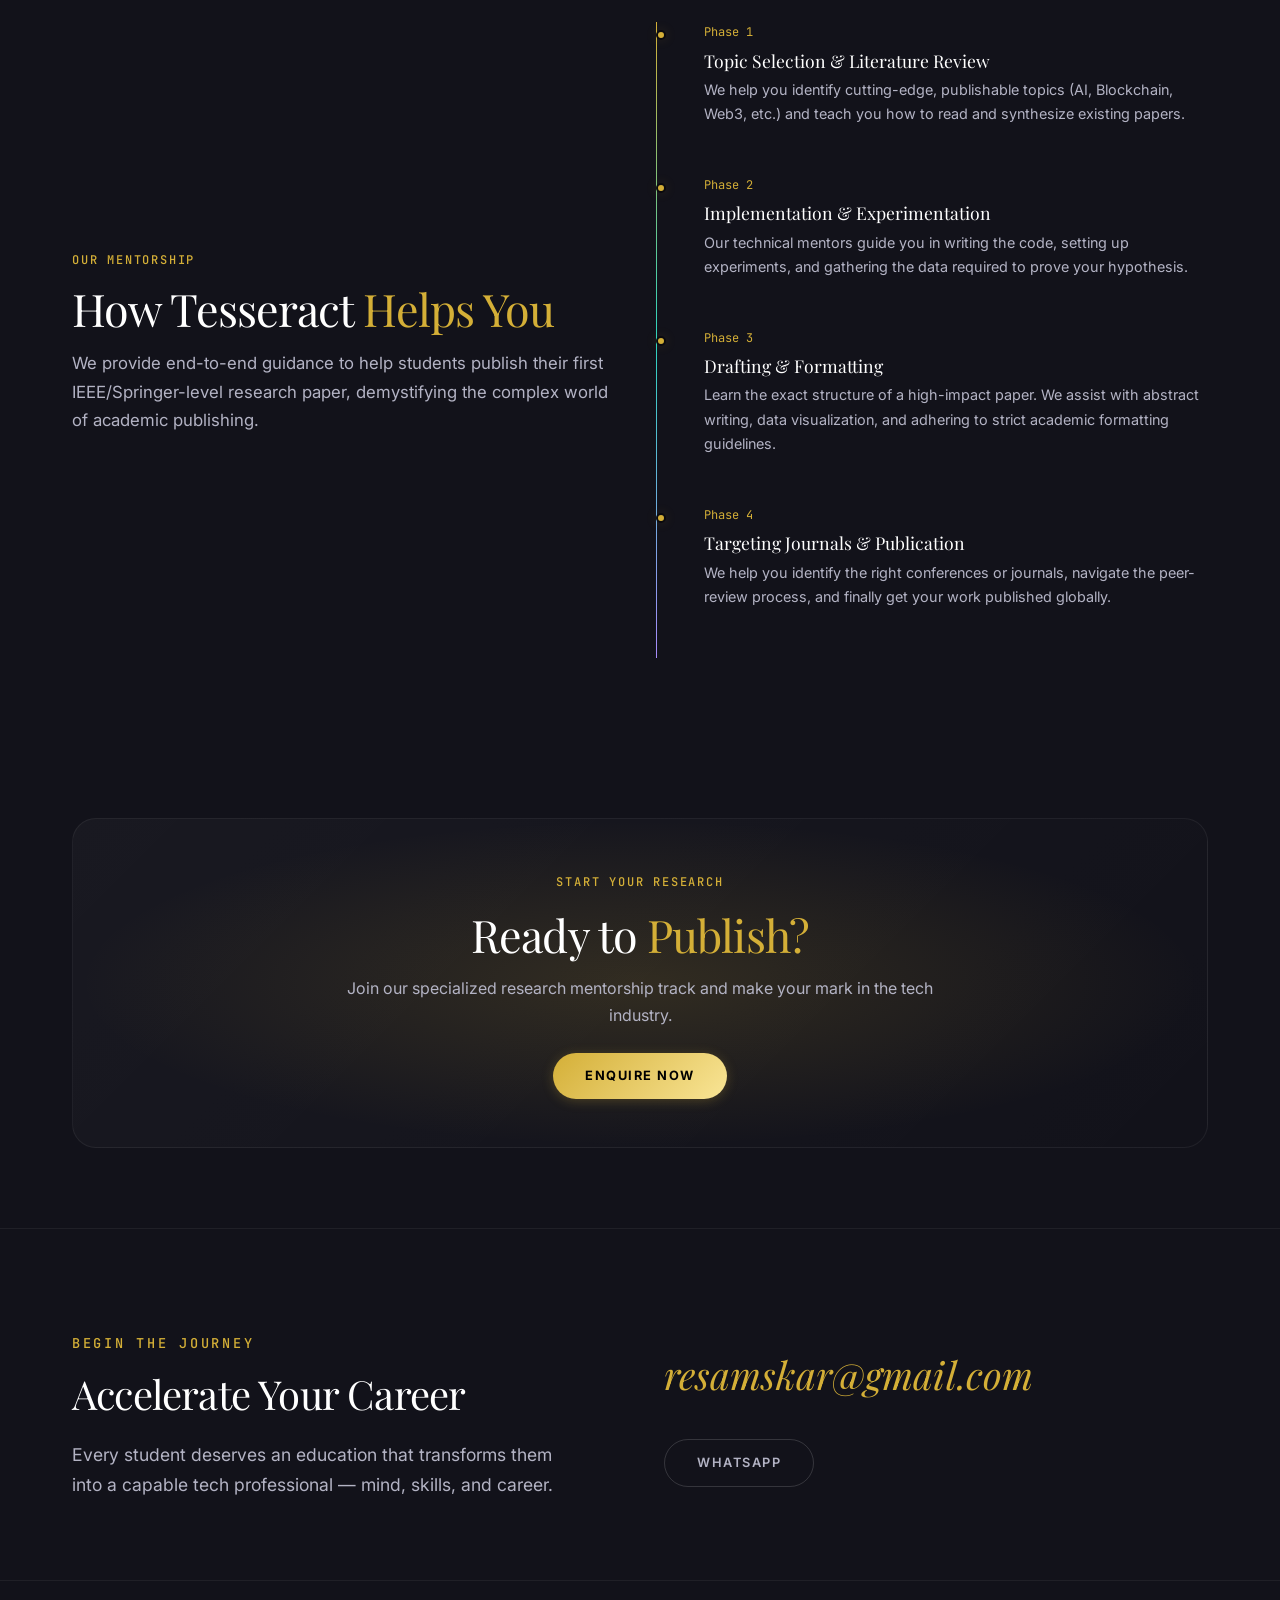
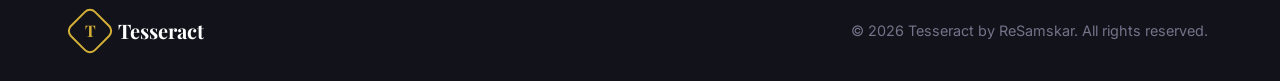
<file: src/Research/index.html>
<!DOCTYPE html>
<html lang="en">

<head>
  <meta charset="UTF-8">
  <meta name="viewport" content="width=device-width, initial-scale=1.0">
  <title>Research — Tesseract by ReSamskar</title>
  <meta name="description"
    content="Discover how Tesseract helps students understand and publish research papers. Elevate your academic profile and deep tech understanding.">
  <meta name="keywords"
    content="research paper publishing, deep tech research, technical writing, academic research computer science, AI research guidance">
  <meta property="og:title" content="Research — Tesseract by ReSamskar">
  <meta property="og:description"
    content="Discover how Tesseract helps students understand and publish research papers. Elevate your academic profile and deep tech understanding.">
  <meta property="og:type" content="website">
  <link rel="stylesheet" href="../../styles.css">
  <link rel="icon" type="image/svg+xml"
    href="data:image/svg+xml,<svg xmlns='http://www.w3.org/2000/svg' viewBox='0 0 100 100'><text y='.9em' font-size='90'>◇</text></svg>">
</head>

<body>

  <nav class="navbar" id="navbar">
    <div class="nav-inner">
      <a href="../../index.html" class="nav-logo">
        <div class="logo-icon"><span>T</span></div>Tesseract
      </a>
      <ul class="nav-links" id="navLinks">
        <li><a href="../../">Home</a></li>
        <li><a href="../Mentorship/">Mentorship</a></li>
        <li><a href="../Placements/">Placements</a></li>
        <li><a href="../Research/" class="active">Research</a></li>
        <li><a href="../About/">About</a></li>
        <li><a href="../Contacts/">Contact</a></li>
      </ul>
      <div class="nav-right">
        <button class="mobile-toggle" id="mobileToggle"
          aria-label="Toggle menu"><span></span><span></span><span></span></button>
      </div>
    </div>
  </nav>

  <section class="page-header">
    <div class="hero-bg">
      <div class="grid-pattern"></div>
      <div class="glow-orb gold"></div>
      <div class="glow-orb teal"></div>
    </div>
    <div class="container" style="position:relative; z-index:2;">
      <div class="breadcrumb"><a href="../../index.html">Home</a><span class="sep">→</span><span
          class="current">Research</span></div>
      <span class="label">Academic Excellence</span>
      <h1>The Power of <br><span class="accent">Research</span></h1>
      <p>Go beyond building applications. Discover how publishing research papers can set you apart as a true innovator
        in the tech industry.</p>
    </div>
  </section>

  <!-- What is Research -->
  <section class="section">
    <div class="container">
      <div class="grid-2" style="gap:4rem; align-items:center;">
        <div class="fade-in">
          <span class="label">The Fundamentals</span>
          <h2 style="margin-top:0.75rem;">What is <span class="text-accent">Research?</span></h2>
          <p style="margin-top:1.25rem; font-size:1.05rem;">At its core, research in computer science is the systematic
            investigation into new technologies, algorithms, and methodologies to establish novel facts and reach new
            conclusions.</p>
          <p style="margin-top:1rem;">While engineering focuses on using existing tools to solve known problems,
            research focuses on creating the tools of tomorrow. It involves deep analysis, rigorous experimentation, and
            contributing original knowledge to the global academic community.</p>
        </div>
        <div class="fade-in fade-in-delay-2">
          <div class="glass-card" style="padding:2.5rem;">
            <h3 style="margin-bottom:1.5rem;">Core <span class="text-accent">Pillars</span></h3>
            <div style="display:flex; flex-direction:column; gap:1.5rem;">
              <div>
                <div style="display:flex; align-items:center; gap:0.75rem; margin-bottom:0.5rem;">
                  <div style="width:8px; height:8px; border-radius:50%; background:var(--accent);"></div>
                  <strong style="color:var(--text-primary); font-size:1rem;">Discovery</strong>
                </div>
                <p style="font-size:0.9rem; padding-left:1.5rem;">Identifying gaps in current literature and exploring
                  uncharted technological territories.</p>
              </div>
              <div>
                <div style="display:flex; align-items:center; gap:0.75rem; margin-bottom:0.5rem;">
                  <div style="width:8px; height:8px; border-radius:50%; background:var(--teal);"></div>
                  <strong style="color:var(--text-primary); font-size:1rem;">Validation</strong>
                </div>
                <p style="font-size:0.9rem; padding-left:1.5rem;">Proving hypotheses through mathematical modeling or
                  empirical software testing.</p>
              </div>
              <div>
                <div style="display:flex; align-items:center; gap:0.75rem; margin-bottom:0.5rem;">
                  <div style="width:8px; height:8px; border-radius:50%; background:var(--purple);"></div>
                  <strong style="color:var(--text-primary); font-size:1rem;">Publication</strong>
                </div>
                <p style="font-size:0.9rem; padding-left:1.5rem;">Documenting findings in peer-reviewed journals to
                  advance the state of the art.</p>
              </div>
            </div>
          </div>
        </div>
      </div>
    </div>
  </section>

  <!-- Why it is helpful -->
  <section class="section" style="background:var(--bg-secondary);">
    <div class="container">
      <div class="section-header fade-in">
        <span class="label">The Advantage</span>
        <h2>Why Research <span class="text-accent">Matters</span></h2>
        <div class="divider"></div>
        <p class="section-subtitle">How writing a research paper dramatically accelerates a student's academic and
          professional career.</p>
      </div>
      <div class="grid-3 fade-in fade-in-delay-1">
        <div class="glass-card" style="text-align:center;">
          <div class="icon-box" style="margin:0 auto 1.25rem;"><i class='bx bxs-graduation'></i></div>
          <h3>Higher Education</h3>
          <p style="text-align:center; font-size:0.95rem;">Published papers are the gold standard for MS/PhD admissions
            at Ivy League and top global universities. It proves you can contribute to academia.</p>
        </div>
        <div class="glass-card" style="text-align:center; border-color:rgba(45,212,191,0.2);">
          <div class="icon-box teal" style="margin:0 auto 1.25rem;"><i class='bx bx-briefcase'></i></div>
          <h3>Career Differentiation</h3>
          <p style="text-align:center; font-size:0.95rem;">When applying for specialized roles like Applied Scientist or
            ML Engineer, a published paper makes your resume stand out in a sea of generic projects.</p>
        </div>
        <div class="glass-card" style="text-align:center;">
          <div class="icon-box purple" style="margin:0 auto 1.25rem;"><i class='bx bx-brain'></i></div>
          <h3>Deep Understanding</h3>
          <p style="text-align:center; font-size:0.95rem;">The rigorous process of writing a paper forces you to
            understand a topic at an atomic level, transforming you from a coder into a true computer scientist.</p>
        </div>
      </div>
    </div>
  </section>

  <!-- The Research Kit -->
  <section class="section">
    <div class="container">
      <div class="section-header fade-in">
        <span class="label">The Toolkit</span>
        <h2>Your Complete <span class="text-accent">Research Kit</span></h2>
        <div class="divider"></div>
        <p class="section-subtitle">Everything you need to successfully research, draft, format, and present your first
          Scopus-indexed paper.</p>
      </div>

      <div class="grid-2 fade-in" style="margin-top:3rem;">
        <div class="glass-card" style="padding:2.5rem; border-color: rgba(201,168,76,0.2);">
          <div style="font-size:2.5rem; margin-bottom:1.5rem;"><i class='bx bx-certification'></i></div>
          <h3 style="margin-bottom:1rem; color:var(--accent);">Scopus-Indexed Publishing</h3>
          <p style="color:var(--text-muted); line-height: 1.6;">End-to-end guidance for publishing your very first
            Conference Paper or Survey Paper in highly reputed, Scopus-indexed journals and conferences.</p>
        </div>
        <div class="glass-card" style="padding:2.5rem; border-color: rgba(45,212,191,0.2);">
          <div style="font-size:2.5rem; margin-bottom:1.5rem;">✍️</div>
          <h3 style="margin-bottom:1rem; color:var(--teal);">Research English & Writing</h3>
          <p style="color:var(--text-muted); line-height: 1.6;">A specialized training module on academic writing. Learn
            the vocabulary, tone, and structuring required to write papers that get accepted without revisions.</p>
        </div>
        <div class="glass-card" style="padding:2.5rem; border-color: rgba(167,139,250,0.2);">
          <div style="font-size:2.5rem; margin-bottom:1.5rem;"><i class='bx bx-bar-chart-alt-2'></i></div>
          <h3 style="margin-bottom:1rem; color:var(--purple);">LaTeX & PPT Training</h3>
          <p style="color:var(--text-muted); line-height: 1.6;">Master the industry-standard tools for academic
            formatting. We provide comprehensive training on LaTeX for drafting and advanced PPT techniques for your
            defense.</p>
        </div>
        <div class="glass-card" style="padding:2.5rem; border-color: rgba(59,130,246,0.2);">
          <div style="font-size:2.5rem; margin-bottom:1.5rem;"><i class='bx bx-microphone'></i></div>
          <h3 style="margin-bottom:1rem; color:#3b82f6;">Presentation & Communication</h3>
          <p style="color:var(--text-muted); line-height: 1.6;">Learn how to defend your thesis and present your
            findings confidently in front of international panels, professors, and academic critics.</p>
        </div>
      </div>

      <!-- Star of the show -->
      <div class="glass-card fade-in fade-in-delay-2"
        style="margin-top:2rem; padding:4rem 2rem; text-align:center; background: linear-gradient(145deg, rgba(236,72,153,0.05) 0%, rgba(0,0,0,0) 100%); border-color: rgba(236,72,153,0.3);">
        <span class="label"
          style="color:#ec4899; margin-bottom: 1rem; display: inline-block; font-size: 0.9rem; letter-spacing: 0.2em;">★
          THE STAR OF THE SHOW ★</span>
        <h2 style="font-size: 2.5rem; margin-bottom: 1.5rem;">AI for <span style="color:#ec4899;">Researchers</span>
        </h2>
        <p style="color:var(--text-muted); font-size: 1.15rem; max-width: 800px; margin: 0 auto; line-height: 1.8;">
          Supercharge your academic workflow. We train you on leveraging advanced AI tools to accelerate literature
          reviews, analyze massive datasets, generate complex bibliographies, and brainstorm hypotheses—saving you
          hundreds of hours of manual labor.</p>
      </div>
    </div>
  </section>

  <!-- How Tesseract Helps -->
  <section class="section" style="background:var(--bg-secondary);">
    <div class="container">
      <div class="grid-2" style="align-items:center;">
        <div class="fade-in">
          <span class="label">Our Mentorship</span>
          <h2 style="margin-top:0.75rem;">How Tesseract <span class="text-accent">Helps You</span></h2>
          <p style="margin-top:1rem; font-size:1.05rem;">We provide end-to-end guidance to help students publish their
            first IEEE/Springer-level research paper, demystifying the complex world of academic publishing.</p>
        </div>
        <div class="fade-in fade-in-delay-2">
          <div class="timeline">
            <div class="timeline-item">
              <span class="duration">Phase 1</span>
              <h4>Topic Selection & Literature Review</h4>
              <p>We help you identify cutting-edge, publishable topics (AI, Blockchain, Web3, etc.) and teach you how to
                read and synthesize existing papers.</p>
            </div>
            <div class="timeline-item">
              <span class="duration">Phase 2</span>
              <h4>Implementation & Experimentation</h4>
              <p>Our technical mentors guide you in writing the code, setting up experiments, and gathering the data
                required to prove your hypothesis.</p>
            </div>
            <div class="timeline-item">
              <span class="duration">Phase 3</span>
              <h4>Drafting & Formatting</h4>
              <p>Learn the exact structure of a high-impact paper. We assist with abstract writing, data visualization,
                and adhering to strict academic formatting guidelines.</p>
            </div>
            <div class="timeline-item">
              <span class="duration">Phase 4</span>
              <h4>Targeting Journals & Publication</h4>
              <p>We help you identify the right conferences or journals, navigate the peer-review process, and finally
                get your work published globally.</p>
            </div>
          </div>
        </div>
      </div>
    </div>
  </section>

  <!-- CTA -->
  <section class="section" style="background:var(--bg-secondary);">
    <div class="container">
      <div class="cta-banner fade-in">
        <span class="label">Start Your Research</span>
        <h2 style="margin-top:1rem;">Ready to <span class="text-accent">Publish?</span></h2>
        <p>Join our specialized research mentorship track and make your mark in the tech industry.</p>
        <div style="display:flex; gap:1rem; justify-content:center; flex-wrap:wrap;">
          <a href="../Contacts/index.html" class="btn btn-primary">Enquire Now</a>
        </div>
      </div>
    </div>
  </section>

  <footer class="footer" id="footer" style="padding: 100px 0 0;">
    <div class="container">
      <div
        style="display: flex; flex-wrap: wrap; justify-content: space-between; align-items: center; gap: 3rem; margin-bottom: 5rem;">
        <div style="flex: 1 1 400px;">
          <span class="label" style="font-size: 0.85rem; letter-spacing: 0.2em;">BEGIN THE JOURNEY</span>
          <h2 style="margin-top: 1rem; font-size: 2.5rem; letter-spacing: -0.02em;">Accelerate Your Career</h2>
          <p style="margin-top: 1.5rem; font-size: 1.1rem; max-width: 500px;">Every student deserves an education that
            transforms them into a capable tech professional — mind, skills, and career.</p>
        </div>
        <div style="flex: 1 1 400px; display: flex; flex-direction: column; gap: 2rem; align-items: flex-start;">
          <a href="mailto:resamskar@gmail.com"
            style="font-family: var(--font-heading); font-size: clamp(1.5rem, 3vw, 2.5rem); font-style: italic; color: var(--accent); text-decoration: none; transition: var(--transition);">resamskar@gmail.com</a>
          <div style="display: flex; gap: 1rem; flex-wrap: wrap;">
            <a href="https://wa.me/+919955477663" class="btn btn-outline"
              style="border-radius: 50px; padding: 0.75rem 2rem;">WhatsApp</a>
          </div>
        </div>
      </div>
    </div>
    <div style="border-top: 1px solid var(--glass-border); padding: 2rem 0;">
      <div class="container">
        <div style="display: flex; justify-content: space-between; align-items: center; flex-wrap: wrap; gap: 1rem;">
          <a href="../../index.html" class="nav-logo">
            <div class="logo-icon"><span>T</span></div>
            Tesseract
          </a>
          <p style="font-size: 0.9rem; color: var(--text-muted); margin: 0;">© 2026 Tesseract by ReSamskar. All rights
            reserved.</p>
        </div>
      </div>
    </div>
  </footer>

  <script>
    document.getElementById('mobileToggle').addEventListener('click', () => { document.getElementById('navLinks').classList.toggle('open'); });
    const observer = new IntersectionObserver((entries) => { entries.forEach(e => { if (e.isIntersecting) e.target.classList.add('visible'); }); }, { threshold: 0.1 });
    document.querySelectorAll('.fade-in').forEach(el => observer.observe(el));
    window.addEventListener('scroll', () => { document.getElementById('navbar').style.padding = window.scrollY > 50 ? '0.5rem 0' : '1rem 0'; });
  </script>
</body>

</html>
</file>
<file: styles.css>
@import url('https://fonts.googleapis.com/css2?family=Inter:wght@300;400;500;600;700&family=Playfair+Display:wght@400;500;600;700&family=JetBrains+Mono:wght@400;500&display=swap');
@import url('https://unpkg.com/boxicons@2.1.4/css/boxicons.min.css');

:root {
  --bg-primary: #0a0a0f;
  --bg-secondary: #12121a;
  --bg-tertiary: #1a1a2e;
  --bg-card: rgba(255,255,255,0.02);
  --glass: linear-gradient(135deg, rgba(255,255,255,0.03) 0%, rgba(255,255,255,0.005) 100%);
  --glass-border: rgba(255,255,255,0.06);
  --glass-hover: linear-gradient(135deg, rgba(255,255,255,0.06) 0%, rgba(255,255,255,0.01) 100%);
  --text-primary: #ffffff;
  --text-secondary: #b3b3c4;
  --text-muted: #73738a;
  --accent: #d4af37;
  --accent-light: #f9e596;
  --accent-glow: rgba(212,175,55,0.15);
  --teal: #2dd4bf;
  --teal-glow: rgba(45,212,191,0.12);
  --purple: #a78bfa;
  --gradient-accent: linear-gradient(135deg, #d4af37, #f9e596);
  --gradient-hero: radial-gradient(circle at 50% 0%, #1a1a24 0%, #0a0a0f 70%);
  --radius: 16px;
  --radius-sm: 8px;
  --radius-lg: 24px;
  --shadow: 0 10px 40px rgba(0,0,0,0.5);
  --shadow-lg: 0 20px 60px rgba(0,0,0,0.7);
  --transition: all 0.6s cubic-bezier(0.2,0.8,0.2,1);
  --font-body: 'Inter', sans-serif;
  --font-heading: 'Playfair Display', serif;
  --font-mono: 'JetBrains Mono', monospace;
}

*, *::before, *::after { margin:0; padding:0; box-sizing:border-box; }

html { scroll-behavior:smooth; font-size:16px; overflow-x: hidden; max-width: 100vw; }

body {
  font-family: var(--font-body);
  background: var(--bg-primary);
  color: var(--text-primary);
  line-height: 1.7;
  overflow-x: hidden;
  max-width: 100vw;
  -webkit-font-smoothing: antialiased;
}

/* ── Scrollbar ── */
::-webkit-scrollbar { width:6px; }
::-webkit-scrollbar-track { background: var(--bg-primary); }
::-webkit-scrollbar-thumb { background: var(--accent); border-radius:3px; }

/* ── Typography ── */
h1,h2,h3,h4,h5,h6 { font-family: var(--font-heading); font-weight:400; line-height:1.1; color: var(--text-primary); }
h1 { font-size: clamp(2rem,5vw,3.8rem); letter-spacing:-0.03em; }
h2 { font-size: clamp(1.6rem,3.5vw,2.8rem); letter-spacing:-0.02em; }
h3 { font-size: clamp(1.1rem,2vw,1.6rem); font-weight:500; }
p { color: var(--text-secondary); max-width:65ch; }
a { color: var(--accent); text-decoration:none; transition: var(--transition); }
a:hover { color: var(--accent-light); }

.label {
  font-family: var(--font-mono);
  font-size: 0.75rem;
  letter-spacing: 0.15em;
  text-transform: uppercase;
  color: var(--accent);
  font-weight: 500;
}

.section-subtitle {
  font-size: 0.95rem;
  color: var(--text-secondary);
  max-width: 600px;
  margin: 0 auto;
  line-height: 1.7;
}

/* ── Layout ── */
.container { max-width:1200px; margin:0 auto; padding:0 2rem; }
.section { padding: 80px 0; position:relative; }
.section-header { text-align:center; margin-bottom:3rem; }
.section-header h2 { margin-top:0.75rem; }

.grid-2 { display:grid; grid-template-columns: repeat(2,1fr); gap:2rem; }
.grid-3 { display:grid; grid-template-columns: repeat(3,1fr); gap:2rem; }
.grid-4 { display:grid; grid-template-columns: repeat(4,1fr); gap:1.5rem; }

@media(max-width:1024px) { .grid-3 { grid-template-columns: repeat(2,1fr); } .grid-4 { grid-template-columns: repeat(2,1fr); } }
@media(max-width:815px) { .grid-2,.grid-3,.grid-4 { grid-template-columns:1fr; } .section { padding:56px 0; } .container { padding:0 1.1rem; } }

/* ── Glass Card ── */
.glass-card {
  background: var(--glass);
  border: 1px solid var(--glass-border);
  border-radius: var(--radius-lg);
  padding: 2rem 2rem;
  backdrop-filter: blur(24px);
  -webkit-backdrop-filter: blur(24px);
  transition: var(--transition);
  position: relative;
  overflow: hidden;
  box-shadow: 0 4px 30px rgba(0, 0, 0, 0.4);
}
.glass-card::before {
  content:'';
  position:absolute; top:0; left:0; right:0; height:1px;
  background: linear-gradient(90deg, transparent, rgba(255,255,255,0.2), transparent);
  opacity: 0.5;
  transition: opacity 0.6s ease;
}
.glass-card:hover {
  background: var(--glass-hover);
  border-color: rgba(212, 175, 55, 0.3);
  transform: translateY(-8px);
  box-shadow: 0 20px 40px rgba(0,0,0,0.6), 0 0 40px rgba(212, 175, 55, 0.05);
}
.glass-card:hover::before { opacity: 1; background: linear-gradient(90deg, transparent, rgba(212, 175, 55, 0.8), transparent); }

/* ── Buttons ── */
.btn {
  display: inline-flex; align-items:center; justify-content:center; gap:0.5rem;
  padding: 0.75rem 2rem;
  border-radius: 50px;
  font-family: var(--font-body);
  font-size: 0.8rem;
  font-weight: 600;
  letter-spacing: 0.12em;
  text-transform: uppercase;
  border: none;
  cursor: pointer;
  transition: var(--transition);
  text-decoration: none;
  position: relative;
  overflow: hidden;
}
.btn::after {
  content: '';
  position: absolute;
  top: 0; left: -100%;
  width: 60%; height: 100%;
  background: linear-gradient(90deg, transparent, rgba(255,255,255,0.25), transparent);
  transform: skewX(-20deg);
  transition: left 0.6s ease;
}
.btn:hover::after { left: 140%; }
.btn-primary {
  background: var(--gradient-accent);
  color: #000;
  box-shadow: 0 2px 12px rgba(212,175,55,0.25);
  font-weight: 700;
}
.btn-primary:hover {
  box-shadow: 0 6px 24px rgba(212,175,55,0.45), 0 0 16px rgba(255,255,255,0.15) inset;
  transform: translateY(-2px) scale(1.02);
  color: #000;
}
.btn-outline {
  background: transparent;
  border: 1px solid rgba(255,255,255,0.15);
  color: var(--text-secondary);
}
.btn-outline:hover {
  border-color: var(--accent);
  color: #000;
  background: var(--gradient-accent);
  transform: translateY(-2px) scale(1.02);
  box-shadow: 0 6px 24px rgba(212,175,55,0.2);
}

/* Enroll Now — navbar specific */
.nav-right .btn {
  padding: 0.55rem 1.4rem;
  font-size: 0.72rem;
  letter-spacing: 0.14em;
  font-weight: 700;
  border-radius: 50px;
  background: var(--gradient-accent);
  color: #000;
  box-shadow: 0 2px 10px rgba(212,175,55,0.2);
  transition: all 0.3s ease;
  white-space: nowrap;
}
.nav-right .btn:hover {
  box-shadow: 0 4px 18px rgba(212,175,55,0.4);
  transform: translateY(-1px);
}

/* ── Navigation ── */
.navbar {
  position: fixed; top:0; left:0; right:0; z-index:1000;
  padding: 1rem 0;
  background: rgba(10,10,15,0.8);
  backdrop-filter: blur(20px);
  -webkit-backdrop-filter: blur(20px);
  border-bottom: 1px solid var(--glass-border);
  transition: var(--transition);
}
.nav-inner {
  display:flex; align-items:center; justify-content:space-between;
  max-width:1200px; margin:0 auto; padding:0 2rem;
  gap: 1rem;
}
.nav-logo {
  display:flex; align-items:center; gap:0.6rem;
  font-family: var(--font-heading);
  font-size: 1.25rem;
  font-weight: 700;
  color: var(--text-primary);
  position: relative; z-index: 1001;
  flex: 1;
}
.nav-logo .logo-icon {
  width:36px; height:36px;
  border: 2px solid var(--accent);
  border-radius: var(--radius-sm);
  display:flex; align-items:center; justify-content:center;
  font-size:1rem;
  color: var(--accent);
  transform: rotate(45deg);
}
.nav-logo .logo-icon span { transform: rotate(-45deg); }
.nav-links { 
  display:flex; align-items:center; gap:0.25rem; list-style:none; 
  background: var(--glass);
  border: 1px solid var(--glass-border);
  border-radius: 50px;
  padding: 0.25rem;
}
.nav-links a {
  font-size:0.875rem; color: var(--text-secondary);
  font-weight:500; letter-spacing:0.02em;
  padding: 0.5rem 1.25rem;
  border-radius: 50px;
  transition: var(--transition);
}
.nav-links a:hover { color: var(--text-primary); background: rgba(255,255,255,0.05); }
.nav-links a.active { 
  background: var(--gradient-accent); 
  color: #000; 
  font-weight: 600;
  box-shadow: 0 4px 15px rgba(212, 175, 55, 0.3);
}
.nav-right {
  display:flex; align-items:center; gap:0.75rem;
  position: relative; z-index: 1001;
  flex: 1;
  justify-content: flex-end;
}
.nav-cta { margin-left:0.5rem; }

.mobile-toggle {
  display:none; flex-direction:column; gap:5px;
  background:none; border:none; cursor:pointer; padding:4px;
}
.mobile-toggle span { width:24px; height:2px; background: var(--text-primary); border-radius:2px; transition: var(--transition); }

@media(max-width:815px) {
  .mobile-toggle { display:flex; }
  .nav-links {
    position:fixed; top:0; left:0; width:100vw; height:100vh;
    flex-direction:column; align-items:center; justify-content:center; gap:1.75rem;
    padding: 0;
    background: rgba(10,10,15,0.98); backdrop-filter: blur(24px);
    transform: translateX(100%); transition: var(--transition);
    z-index: 999;
    overflow: hidden;
    border-radius: 0;
    border: none;
  }
  .nav-links.open { transform: translateX(0); }
  .nav-links a { font-size: 1.1rem; padding: 0.75rem 2rem; }
  .nav-right .btn { padding: 0.5rem 1rem; font-size: 0.65rem; }
  .nav-right { gap: 0.4rem; }
  .nav-inner { padding: 0 1rem; gap: 0.5rem; }
  .nav-logo { min-width: 110px; padding-right: 0.5rem; }
}

/* ── Hero ── */
.hero {
  min-height: 100vh;
  display: flex; align-items:center; justify-content:center;
  position: relative;
  background: var(--gradient-hero);
  overflow: hidden;
  padding-top: 80px;
}
.hero-bg {
  position:absolute; inset:0; overflow:hidden;
}
.hero-bg .grid-pattern {
  position:absolute; inset:0;
  background-image:
    linear-gradient(rgba(255,255,255,0.02) 1px, transparent 1px),
    linear-gradient(90deg, rgba(255,255,255,0.02) 1px, transparent 1px);
  background-size: 60px 60px;
}
.hero-bg .glow-orb {
  position:absolute; border-radius:50%; filter:blur(80px); opacity:0.4;
}
.hero-bg .glow-orb.gold { width:400px; height:400px; background: var(--accent); top:20%; right:10%; opacity:0.08; }
.hero-bg .glow-orb.teal { width:300px; height:300px; background: var(--teal); bottom:20%; left:10%; opacity:0.06; }
.hero-content { text-align:center; position:relative; z-index:2; max-width:800px; }
.hero-content .label { margin-bottom:1.5rem; display:block; }
.hero-content h1 { margin-bottom:1.5rem; }
.hero-content h1 .accent { color: var(--accent); }
.hero-content p { font-size:1.15rem; margin:0 auto 2.5rem; max-width:580px; }
.hero-actions { display:flex; gap:1rem; justify-content:center; flex-wrap:wrap; }
.hero-stats {
  display:flex; justify-content:center; gap:3rem; margin-top:4rem;
  padding-top:3rem; border-top:1px solid var(--glass-border);
}
.hero-stats .stat { text-align:center; }
.hero-stats .stat-value { font-family:var(--font-heading); font-size:2rem; color:var(--accent); font-weight:700; }
.hero-stats .stat-label { font-size:0.8rem; color:var(--text-muted); margin-top:0.25rem; text-transform:uppercase; letter-spacing:0.1em; }

.scroll-indicator {
  position:absolute; bottom:2rem; left:50%; transform:translateX(-50%);
  display:flex; flex-direction:column; align-items:center; gap:0.5rem;
}
.scroll-indicator span { font-size:0.7rem; color:var(--text-muted); letter-spacing:0.15em; text-transform:uppercase; }
.scroll-indicator .line { width:1px; height:40px; background: linear-gradient(to bottom, var(--accent), transparent); animation: scrollPulse 2s infinite; }
@keyframes scrollPulse { 0%,100% { opacity:0.3; } 50% { opacity:1; } }

/* ── Feature/Icon Cards ── */
.icon-box {
  width:56px; height:56px; border-radius:var(--radius-sm);
  background: var(--accent-glow);
  display:flex; align-items:center; justify-content:center;
  font-size:1.5rem;
  margin-bottom:1.25rem;
  border: 1px solid rgba(201,168,76,0.15);
}
.icon-box.teal { background: var(--teal-glow); border-color: rgba(45,212,191,0.15); }
.icon-box.purple { background: rgba(167,139,250,0.1); border-color: rgba(167,139,250,0.15); }

.glass-card h3 { margin-bottom:0.6rem; font-size:1.05rem; }
.glass-card p { font-size:0.88rem; }

/* ── Program Cards ── */
.program-card {
  background: var(--glass);
  border: 1px solid var(--glass-border);
  border-radius: var(--radius);
  overflow:hidden;
  transition: var(--transition);
}
.program-card:hover { transform:translateY(-6px); box-shadow: var(--shadow-lg); border-color: rgba(201,168,76,0.2); }
.program-card .card-header {
  padding:2rem 2rem 1.5rem;
  border-bottom: 1px solid var(--glass-border);
  position:relative;
}
.program-card .card-header .tag {
  display:inline-block;
  padding:0.25rem 0.75rem;
  border-radius:50px;
  font-size:0.7rem;
  font-weight:600;
  letter-spacing:0.08em;
  text-transform:uppercase;
  background: var(--accent-glow);
  color: var(--accent);
  border: 1px solid rgba(201,168,76,0.2);
  margin-bottom:1rem;
}
.program-card .card-header h3 { font-size:1.35rem; }
.program-card .card-header p { font-size:0.9rem; margin-top:0.5rem; }
.program-card .card-body { padding:1.5rem 2rem 2rem; }
.program-card .feature-list { list-style:none; display:flex; flex-direction:column; gap:0.75rem; }
.program-card .feature-list li {
  display:flex; align-items:flex-start; gap:0.75rem;
  font-size:0.9rem; color: var(--text-secondary);
}
.program-card .feature-list li .check {
  color: var(--teal);
  font-size:1rem;
  flex-shrink:0;
  margin-top:2px;
}
.program-card .card-footer {
  padding: 1.5rem 2rem;
  border-top:1px solid var(--glass-border);
}

/* ── Mentor/Team Cards ── */
.mentor-card {
  text-align:center;
  padding:2.5rem 2rem;
}
.mentor-card .avatar {
  width:80px; height:80px;
  border-radius:50%;
  background: var(--accent-glow);
  border: 2px solid var(--accent);
  display:flex; align-items:center; justify-content:center;
  font-size:1.5rem;
  margin:0 auto 1.25rem;
  color: var(--accent);
}
.mentor-card h4 { font-size:1.1rem; margin-bottom:0.25rem; }
.mentor-card .role { font-size:0.8rem; color:var(--accent); font-weight:500; }
.mentor-card p { font-size:0.875rem; margin-top:0.75rem; text-align:center; }

/* ── Timeline ── */
.timeline { position:relative; padding-left:3rem; }
.timeline::before {
  content:''; position:absolute; left:0; top:0; bottom:0; width:1px;
  background: linear-gradient(to bottom, var(--accent), var(--teal), var(--purple));
}
.timeline-item { position:relative; padding-bottom:3rem; }
.timeline-item::before {
  content:''; position:absolute; left:-3rem; top:0.5rem;
  width:10px; height:10px; border-radius:50%;
  background: var(--accent); border:2px solid var(--bg-primary);
  box-shadow: 0 0 12px var(--accent-glow);
}
.timeline-item h4 { font-size:1.1rem; margin-bottom:0.5rem; color:var(--text-primary); }
.timeline-item .duration { font-family:var(--font-mono); font-size:0.75rem; color:var(--accent); margin-bottom:0.5rem; display:block; }
.timeline-item p { font-size:0.9rem; }

/* ── Testimonials ── */
.testimonial-card { padding:2.5rem; }
.testimonial-card .quote { font-size:2rem; color:var(--accent); line-height:1; margin-bottom:1rem; font-family:var(--font-heading); }
.testimonial-card p { font-style:italic; font-size:1rem; line-height:1.8; margin-bottom:1.5rem; }
.testimonial-card .author { display:flex; align-items:center; gap:0.75rem; }
.testimonial-card .author-avatar {
  width:40px; height:40px; border-radius:50%;
  background: var(--glass); border:1px solid var(--glass-border);
  display:flex; align-items:center; justify-content:center;
  font-size:0.875rem; color:var(--accent);
}
.testimonial-card .author-name { font-size:0.9rem; font-weight:600; color:var(--text-primary); }
.testimonial-card .author-role { font-size:0.75rem; color:var(--text-muted); }

/* ── FAQ / Syllabus ── */
.faq-item {
  border: 1px solid var(--glass-border);
  border-radius: var(--radius);
  margin-bottom: 0.6rem;
  overflow: hidden;
  background: var(--glass);
  transition: border-color 0.3s ease;
}
.faq-item:hover { border-color: rgba(212,175,55,0.2); }
.faq-question {
  width:100%; padding:1rem 1.25rem;
  background:none; border:none; color:var(--text-primary);
  font-family:var(--font-body); font-size:0.9rem; font-weight:500;
  text-align:left; cursor:pointer;
  display:flex; justify-content:space-between; align-items:center;
  gap: 1rem;
  transition: color 0.3s ease;
}
.faq-question:hover { color:var(--accent); }
.faq-question .icon { font-size:1rem; flex-shrink:0; transition: transform 0.3s ease; color:var(--accent); }
.faq-item.open .faq-question .icon { transform:rotate(45deg); }
.faq-answer { padding:0 1.25rem; max-height:0; overflow:hidden; transition: max-height 0.4s ease, padding 0.4s ease; }
.faq-item.open .faq-answer { max-height:2000px; padding:0 1.25rem 1rem; }
.faq-answer p { font-size:0.85rem; line-height: 1.7; }

/* ── Footer ── */
.footer {
  background: var(--bg-secondary);
  border-top: 1px solid var(--glass-border);
  padding: 56px 0 1.5rem;
}
.footer-grid {
  display:grid;
  grid-template-columns: 2fr 1fr 1fr 1fr;
  gap:2.5rem;
  margin-bottom:3rem;
}
.footer-brand p { font-size:0.9rem; margin-top:1rem; max-width:300px; }
.footer-col h4 {
  font-family:var(--font-body); font-size:0.8rem; font-weight:600;
  text-transform:uppercase; letter-spacing:0.1em; color:var(--text-primary);
  margin-bottom:1.25rem;
}
.footer-col ul { list-style:none; }
.footer-col ul li { margin-bottom:0.75rem; }
.footer-col ul li a { color:var(--text-muted); font-size:0.875rem; }
.footer-col ul li a:hover { color:var(--accent); }
.footer-bottom {
  border-top:1px solid var(--glass-border);
  padding-top:2rem;
  display:flex; justify-content:space-between; align-items:center; flex-wrap:wrap; gap:1rem;
}
.footer-bottom p { font-size:0.8rem; color:var(--text-muted); }
.footer-social { display:flex; gap:1rem; }
.footer-social a {
  width:36px; height:36px; border-radius:50%;
  background: var(--glass); border:1px solid var(--glass-border);
  display:flex; align-items:center; justify-content:center;
  color:var(--text-muted); font-size:0.875rem;
  transition: var(--transition);
}
.footer-social a:hover { border-color:var(--accent); color:var(--accent); background:var(--accent-glow); }

@media(max-width:815px) {
  .footer-grid { grid-template-columns:1fr 1fr; }
  .hero-stats { flex-direction:column; gap:1.5rem; }
}
@media(max-width:480px) {
  .footer-grid { grid-template-columns:1fr; }
}

/* ── Animations ── */
.fade-in {
  opacity:0; transform:translateY(50px) scale(0.98);
  transition: opacity 1.2s cubic-bezier(0.2,0.8,0.2,1), transform 1.2s cubic-bezier(0.2,0.8,0.2,1);
}
.fade-in.visible { opacity:1; transform:translateY(0) scale(1); }
.fade-in-delay-1 { transition-delay:0.15s; }
.fade-in-delay-2 { transition-delay:0.3s; }
.fade-in-delay-3 { transition-delay:0.45s; }
.fade-in-delay-4 { transition-delay:0.6s; }

/* ── Misc ── */
.divider {
  width:60px; height:2px;
  background: var(--gradient-accent);
  margin:1.5rem auto;
  border-radius:2px;
}
.badge {
  display:inline-flex; align-items:center; gap:0.375rem;
  padding:0.375rem 0.875rem;
  border-radius:50px;
  font-size:0.75rem;
  font-weight:500;
  background: var(--accent-glow);
  color: var(--accent);
  border:1px solid rgba(201,168,76,0.15);
}
.text-accent { color: var(--accent); }
.text-teal { color: var(--teal); }
.text-center { text-align:center; }

/* ── Page Header CTA Button ── */
.page-header .btn {
  padding: 0.8rem 2rem;
  font-size: 0.82rem;
  letter-spacing: 0.12em;
}
@media(max-width:815px) {
  .page-header .btn {
    padding: 0.7rem 1.5rem !important;
    font-size: 0.78rem !important;
    width: auto;
  }
  .page-header h1 {
    font-size: clamp(1.6rem, 6vw, 2.4rem) !important;
    line-height: 1.2;
  }
  .page-header p {
    font-size: 0.9rem !important;
    max-width: 100% !important;
    margin-bottom: 1.5rem !important;
  }
}

/* ── CTA Banner ── */
.cta-banner {
  background: var(--glass);
  border:1px solid var(--glass-border);
  border-radius: var(--radius-lg);
  padding: 3rem 2rem;
  text-align:center;
  position:relative;
  overflow:hidden;
}
.cta-banner::before {
  content:''; position:absolute; inset:0;
  background: radial-gradient(ellipse at center, var(--accent-glow), transparent 70%);
  pointer-events:none;
}
.cta-banner h2 { position:relative; z-index:1; }
.cta-banner p { position:relative; z-index:1; margin:1rem auto 1.5rem; }
.cta-banner .btn { position:relative; z-index:1; }

/* ── Number Counter ── */
.counter-grid { display:grid; grid-template-columns:repeat(4,1fr); gap:2rem; text-align:center; }
.counter-item .counter-value { font-family:var(--font-heading); font-size:2.5rem; color:var(--accent); font-weight:700; }
.counter-item .counter-label { font-size:0.85rem; color:var(--text-muted); margin-top:0.25rem; }
@media(max-width:815px) { .counter-grid { grid-template-columns:repeat(2,1fr); } }

/* ── Page Header (for inner pages) ── */
.page-header {
  padding: 160px 0 80px;
  text-align:center;
  position:relative;
  background: var(--gradient-hero);
}
.page-header .label { margin-bottom:1rem; display:block; }
.page-header h1 { margin-bottom:1rem; }
.page-header p { margin:0 auto; font-size:1.1rem; }

/* ── Breadcrumb ── */
.breadcrumb {
  display:flex; align-items:center; gap:0.5rem;
  justify-content:center;
  margin-bottom:1.5rem;
  font-size:0.8rem;
}
.breadcrumb a { color:var(--text-muted); }
.breadcrumb a:hover { color:var(--accent); }
.breadcrumb .sep { color:var(--text-muted); }
.breadcrumb .current { color:var(--text-secondary); }

/* ── Contact Form ── */
.form-group { margin-bottom:1.5rem; }
.form-group label {
  display:block; font-size:0.85rem; font-weight:500;
  color:var(--text-secondary); margin-bottom:0.5rem;
}
.form-group input, .form-group select, .form-group textarea {
  width:100%;
  padding:0.875rem 1.25rem;
  background: var(--glass);
  border:1px solid var(--glass-border);
  border-radius: var(--radius-sm);
  color: var(--text-primary);
  font-family: var(--font-body);
  font-size:0.9rem;
  transition: var(--transition);
  outline:none;
}
.form-group input:focus, .form-group select:focus, .form-group textarea:focus {
  border-color: var(--accent);
  box-shadow: 0 0 0 3px var(--accent-glow);
}
.form-group textarea { min-height:140px; resize:vertical; }
.form-group select { cursor:pointer; }
.form-group select option { background: var(--bg-secondary); }

/* ── Pricing Table ── */
.pricing-card { text-align:center; }
.pricing-card.featured { border-color: rgba(201,168,76,0.3); background: rgba(201,168,76,0.04); }
.pricing-card .price { font-family:var(--font-heading); font-size:2.5rem; color:var(--text-primary); font-weight:700; margin:1rem 0; }
.pricing-card .price .currency { font-size:1.25rem; vertical-align:top; color:var(--accent); }
.pricing-card .price .period { font-size:0.9rem; color:var(--text-muted); font-family:var(--font-body); font-weight:400; }

/* ── Floating Particles (decorative) ── */
.particles { position:absolute; inset:0; overflow:hidden; pointer-events:none; }
.particle {
  position:absolute;
  width:2px; height:2px;
  background: var(--accent);
  border-radius:50%;
  opacity:0.3;
  animation: float linear infinite;
}
@keyframes float {
  0% { transform: translateY(100vh) scale(0); opacity:0; }
  10% { opacity:0.3; }
  90% { opacity:0.3; }
  100% { transform: translateY(-10vh) scale(1); opacity:0; }
}

/* ── Tech Stack Grid ── */
.tech-grid {
  display: grid;
  grid-template-columns: repeat(auto-fit, minmax(150px, 1fr));
  gap: 1.5rem;
  margin-top: 3rem;
}
.tech-card {
  background: linear-gradient(145deg, rgba(255,255,255,0.03) 0%, rgba(255,255,255,0.01) 100%);
  border: 1px solid var(--glass-border);
  border-radius: 1rem;
  padding: 1.75rem 1rem;
  display: flex;
  flex-direction: column;
  align-items: center;
  justify-content: center;
  gap: 0.9rem;
  transition: all 0.4s cubic-bezier(0.16, 1, 0.3, 1);
  position: relative;
  overflow: hidden;
  box-shadow: 0 4px 20px rgba(0,0,0,0.1);
  backdrop-filter: blur(10px);
}
.tech-card::before {
  content: '';
  position: absolute;
  inset: 0;
  background: radial-gradient(circle at center, var(--accent-glow) 0%, transparent 70%);
  opacity: 0;
  transition: opacity 0.4s ease;
  z-index: 0;
}
.tech-card:hover {
  transform: translateY(-8px);
  border-color: rgba(201,168,76,0.3);
  box-shadow: 0 15px 30px rgba(0,0,0,0.2), 0 0 20px rgba(201,168,76,0.1);
  background: linear-gradient(145deg, rgba(255,255,255,0.05) 0%, rgba(201,168,76,0.02) 100%);
}
.tech-card:hover::before {
  opacity: 0.15;
}
.tech-icon {
  width: 48px;
  height: 48px;
  background: rgba(0,0,0,0.2);
  border: 1px solid rgba(255,255,255,0.05);
  border-radius: 50%;
  display: flex;
  align-items: center;
  justify-content: center;
  font-size: 1.5rem;
  color: var(--text-muted);
  transition: all 0.4s cubic-bezier(0.16, 1, 0.3, 1);
  z-index: 1;
}
.tech-card:hover .tech-icon {
  color: var(--accent);
  background: rgba(201,168,76,0.1);
  border-color: rgba(201,168,76,0.3);
  transform: scale(1.1) translateY(-2px);
  box-shadow: 0 10px 20px rgba(201,168,76,0.15);
}
.tech-name {
  font-size: 0.72rem;
  font-weight: 600;
  color: var(--text-muted);
  letter-spacing: 0.08em;
  text-transform: uppercase;
  z-index: 1;
  transition: color 0.4s ease;
  text-align: center;
}
.tech-card:hover .tech-name {
  color: var(--text-primary);
}

/* ── Mobile Enroll Button ── */
@media(max-width:815px) {
  .hero { min-height: auto; padding: 120px 0 60px; }
  .hero-content p { font-size: 0.9rem; margin-bottom: 2rem; }
  .hero-stats { gap: 1rem; flex-wrap: wrap; margin-top: 3rem; padding-top: 2rem; }
  .hero-stats .stat-value { font-size: 1.5rem; }
  .cta-banner { padding: 1.5rem 1rem; }
  .glass-card { padding: 1.2rem 1rem; }
  .footer-grid { grid-template-columns: 1fr 1fr; gap: 1.5rem; margin-bottom: 2rem; }
  .section-header { margin-bottom: 1.5rem; }
  .tech-grid { grid-template-columns: repeat(2, 1fr); gap: 0.75rem; margin-top: 1.5rem; }
  .program-card .card-header { padding: 1rem 1rem 0.8rem; }
  .program-card .card-header h3 { font-size: 1.15rem; }
  .program-card .card-body { padding: 0.8rem 1rem 1rem; }
  .program-card .card-footer { padding: 0.8rem 1rem; }
  h1 { font-size: clamp(1.8rem, 7vw, 2.4rem) !important; margin-bottom: 1rem !important; }
  h2 { font-size: clamp(1.4rem, 6vw, 1.8rem) !important; margin-bottom: 0.75rem !important; }
  .btn { padding: 0.6rem 1.25rem; font-size: 0.72rem; }
  .page-header { padding: 100px 0 50px !important; }
  .section { padding: 40px 0; }
  .grid-2, .grid-3, .grid-4 { gap: 1rem; }
  .faq-question { font-size: 0.85rem; padding: 0.75rem 1rem; }
  .footer-bottom { flex-direction: column; text-align: center; }
  .icon-box { width: 48px; height: 48px; font-size: 1.25rem; margin-bottom: 1rem; }
}
@media(max-width:480px) {
  .footer-grid { grid-template-columns: 1fr; gap: 1.25rem; }
  .tech-grid { grid-template-columns: repeat(2, 1fr); }
  .hero-stats { flex-direction: column; gap: 0.75rem; align-items: center; }
  .nav-logo { font-size: 1rem; }
  .nav-logo .logo-icon { width: 26px; height: 26px; font-size: 0.75rem; }
  .nav-right .btn { padding: 0.4rem 0.8rem; font-size: 0.6rem; letter-spacing: 0.1em; }
  .nav-right { gap: 0.25rem; }
  .hero-actions { flex-direction: column; align-items: center; }
  .hero-actions .btn { width: 100%; max-width: 280px; justify-content: center; }
  .cta-banner h2 { font-size: 1.2rem; }
  .section { padding: 32px 0; }
  .glass-card { padding: 1rem 0.8rem; }
  .mentor-card { padding: 1.5rem 1rem; }
}
</file>
